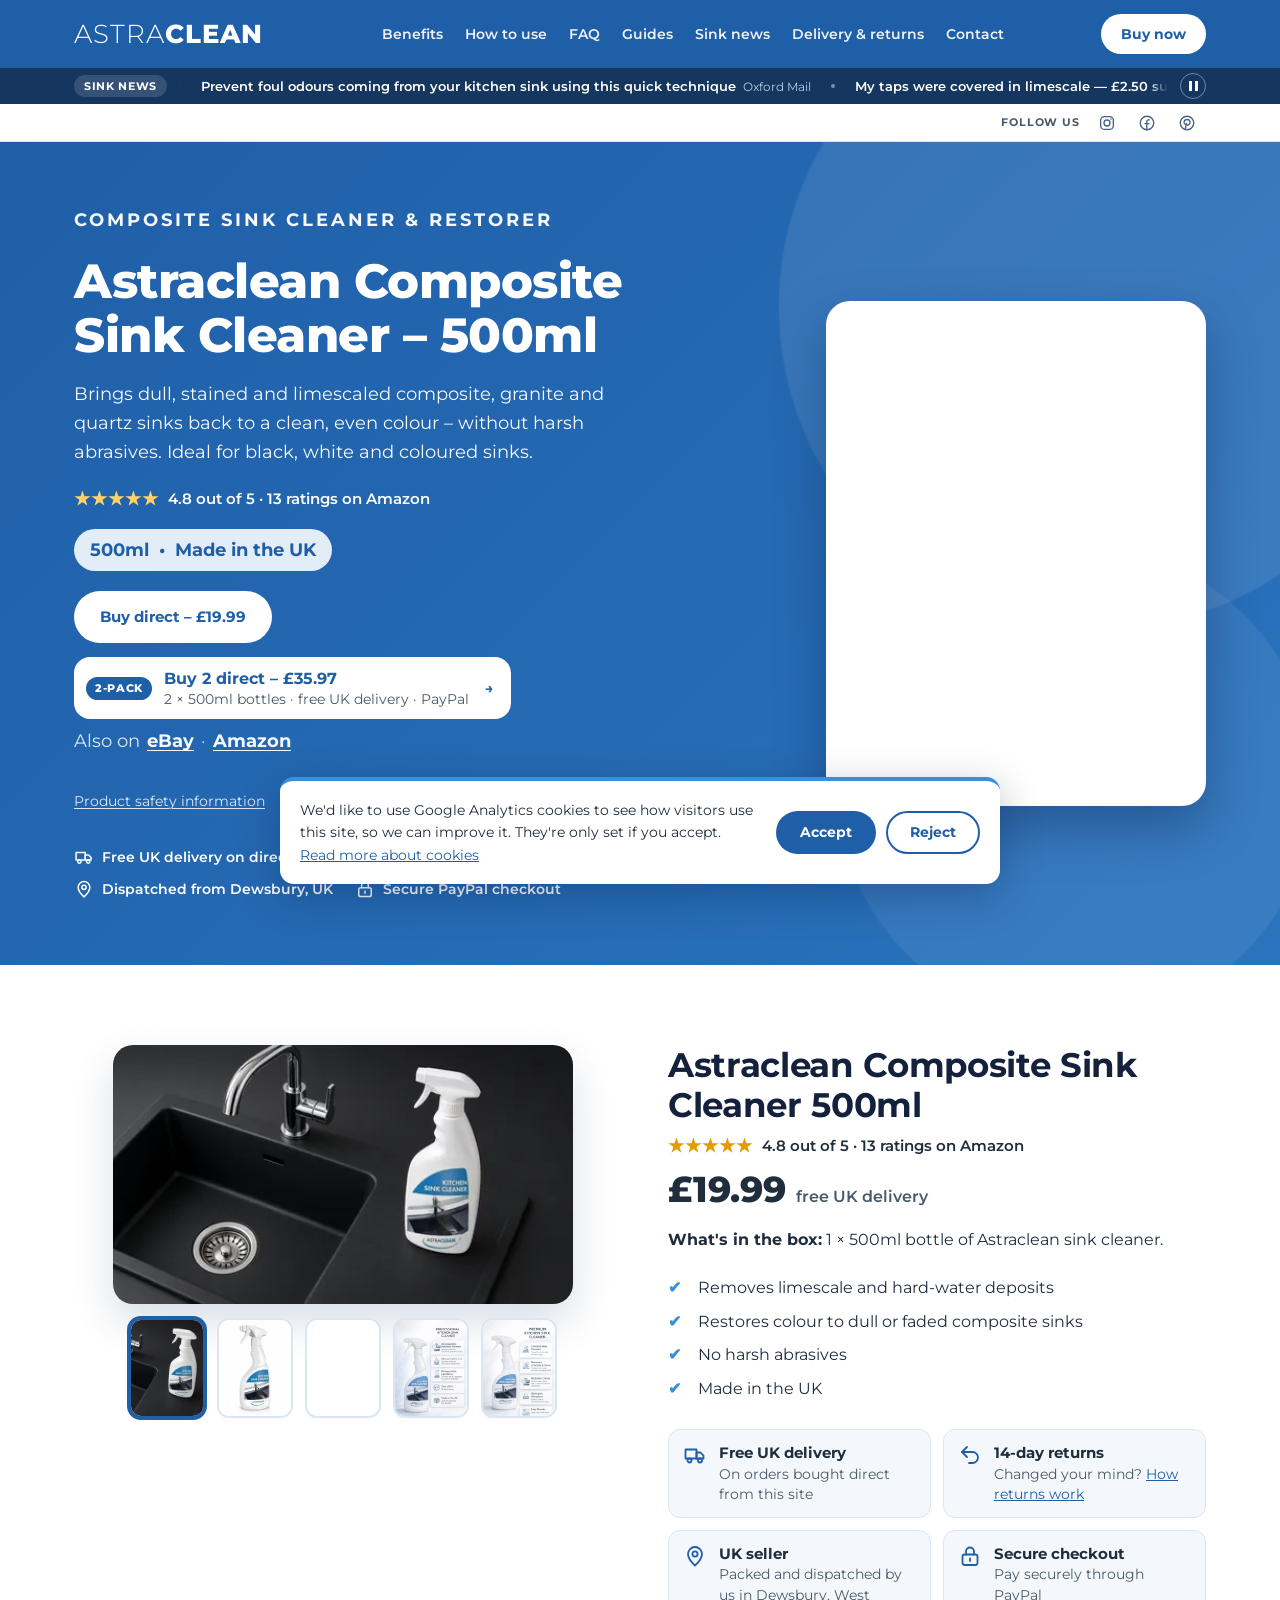
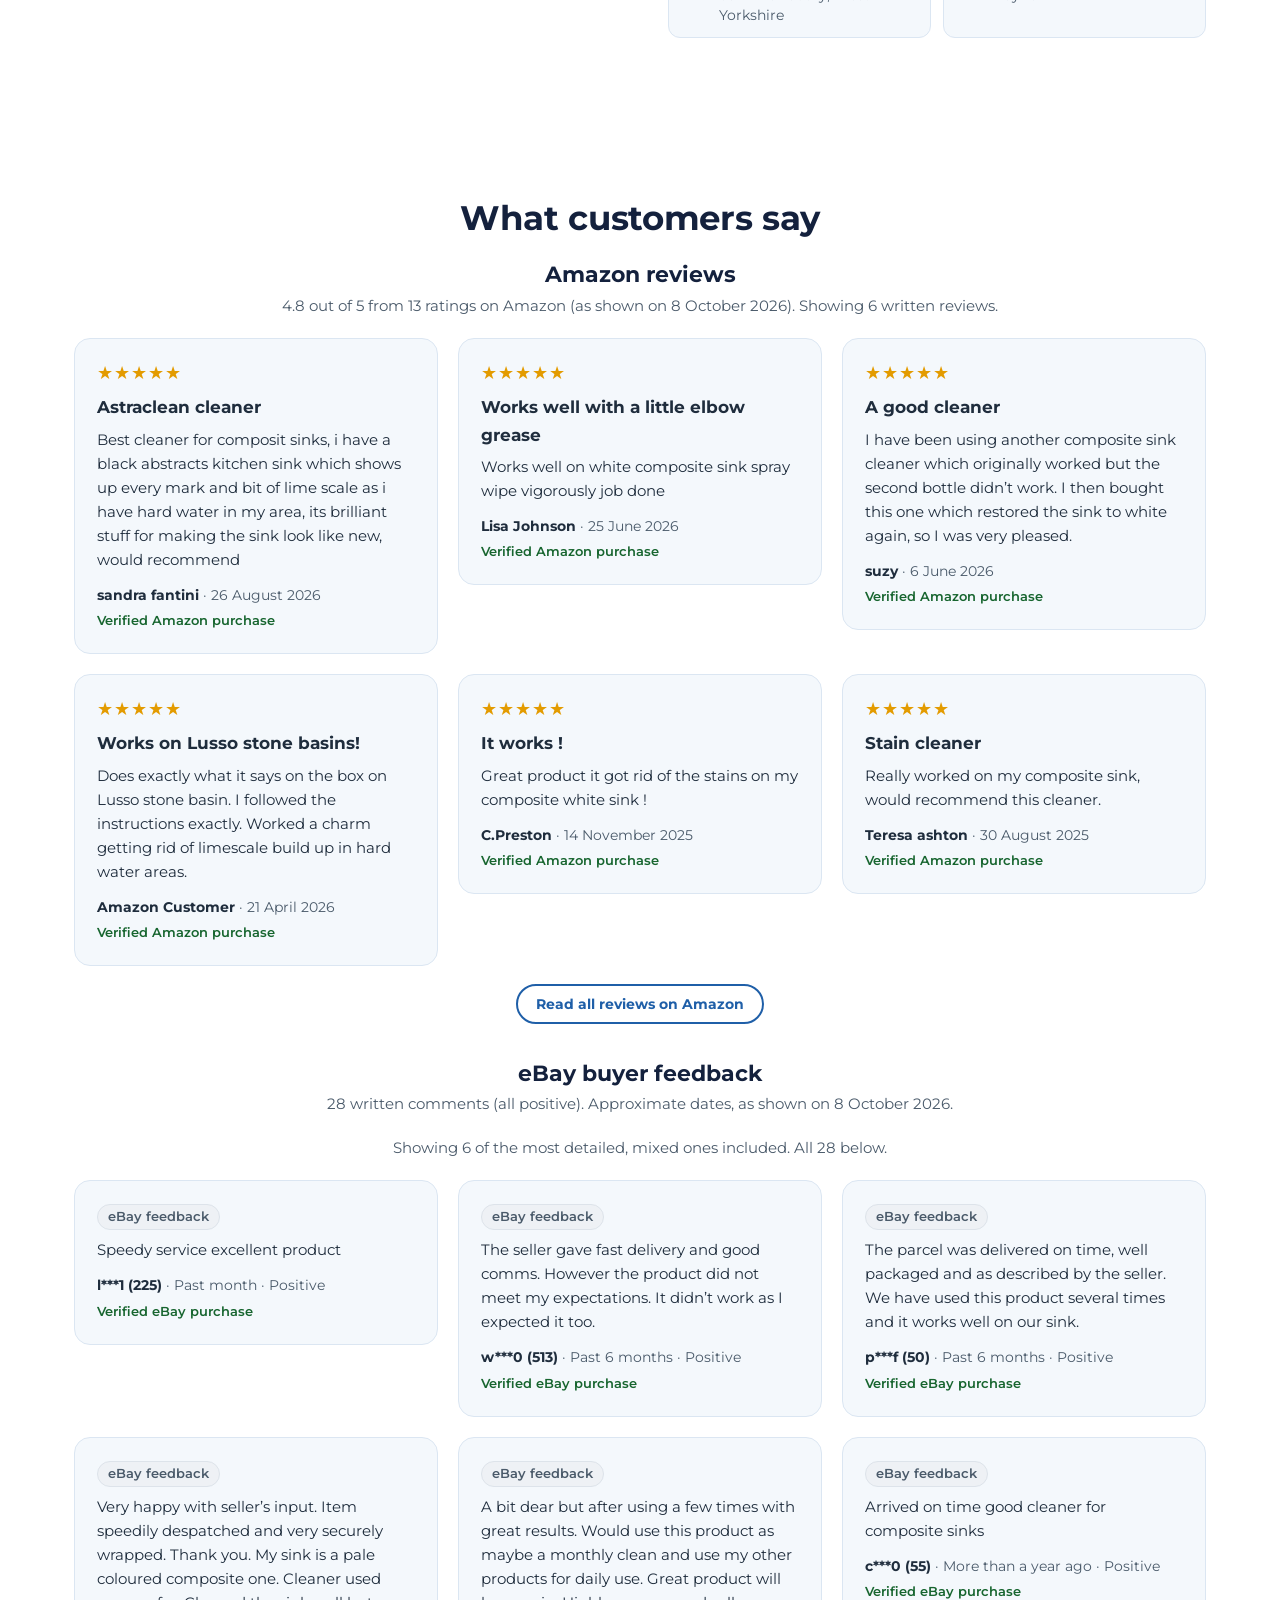
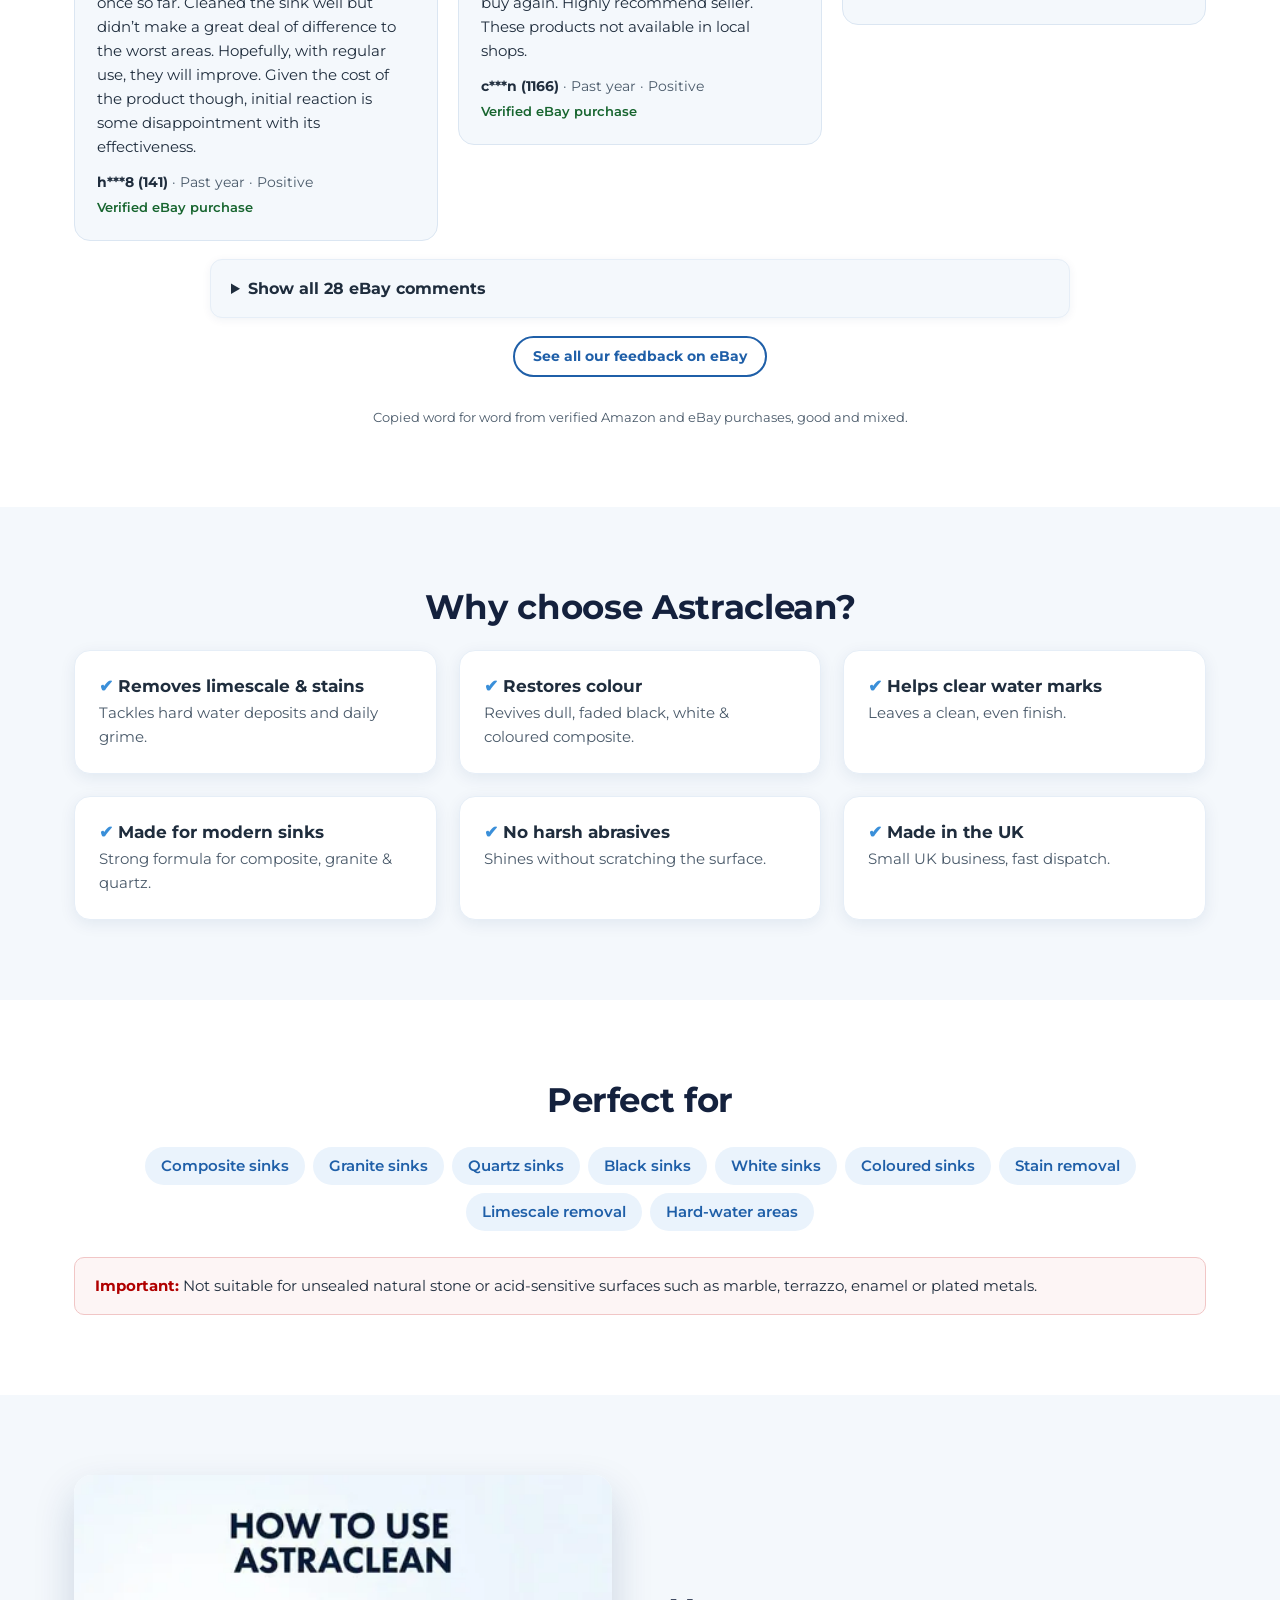
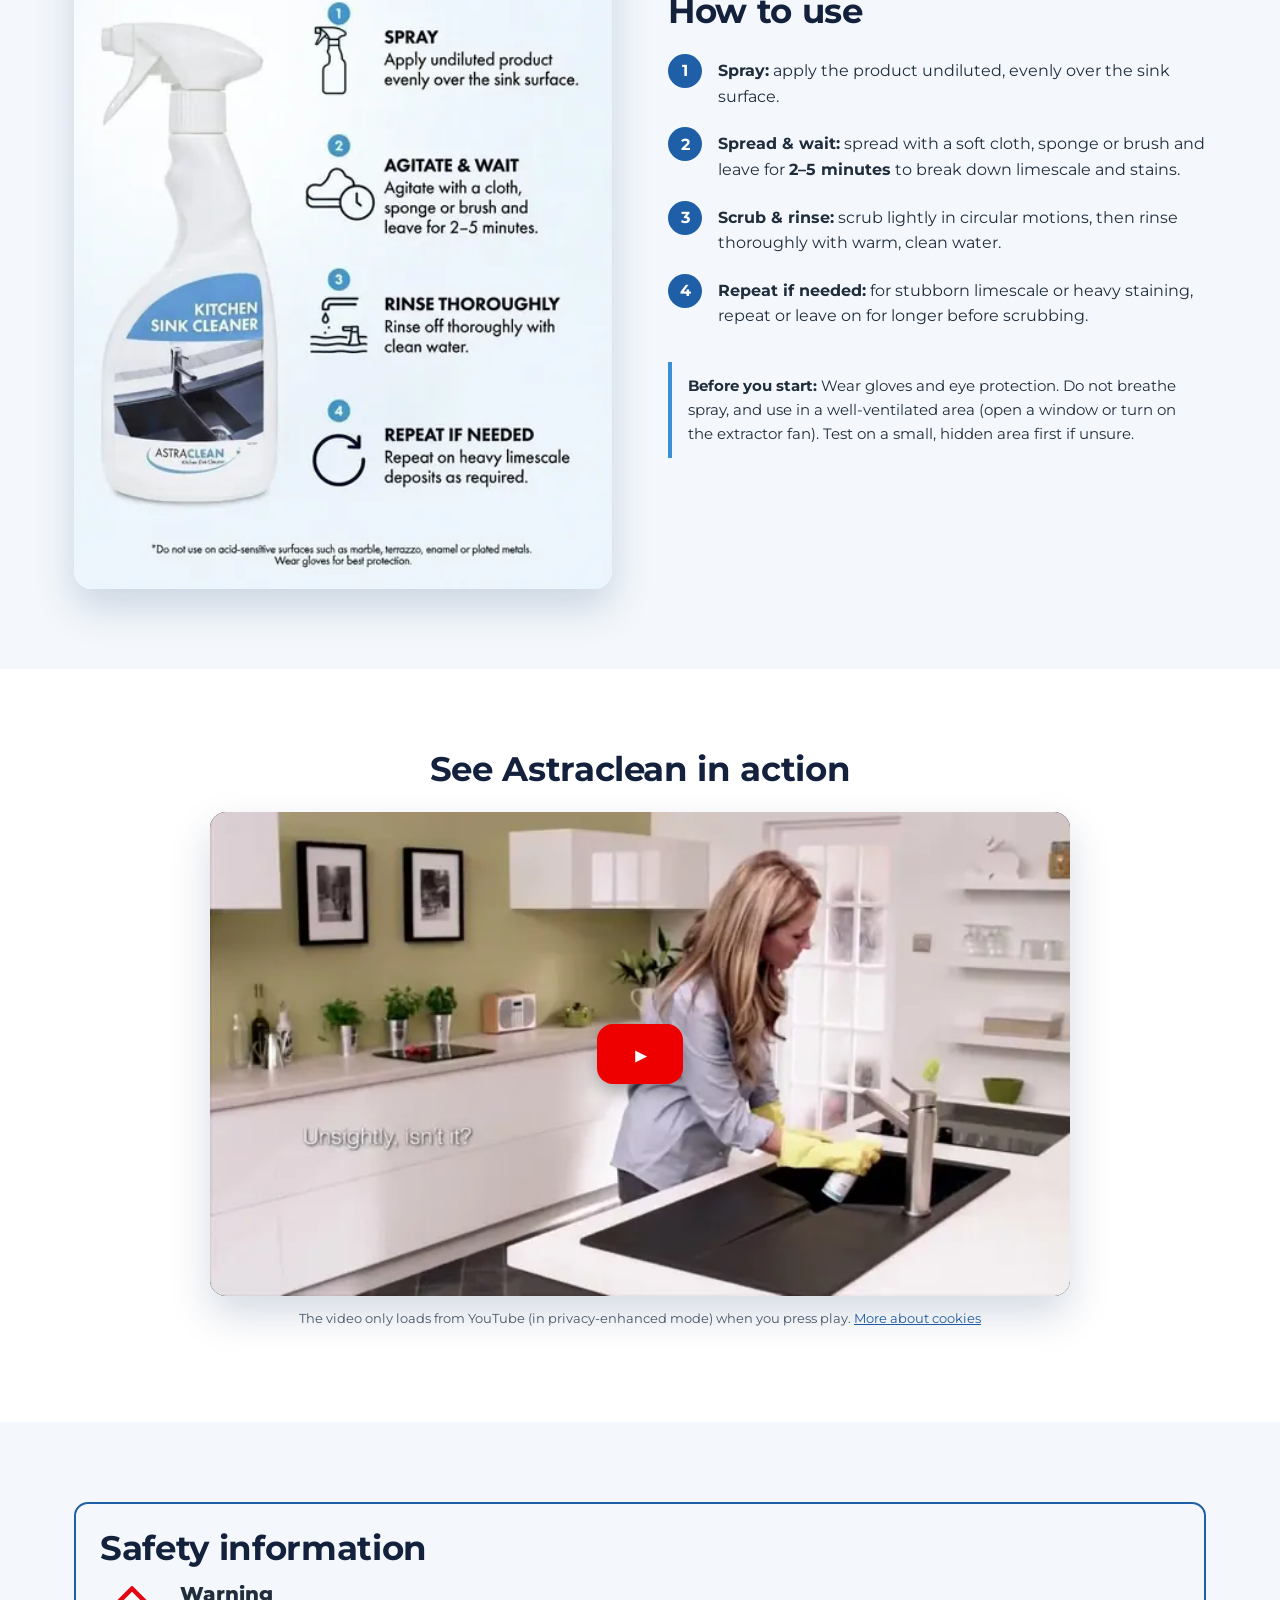
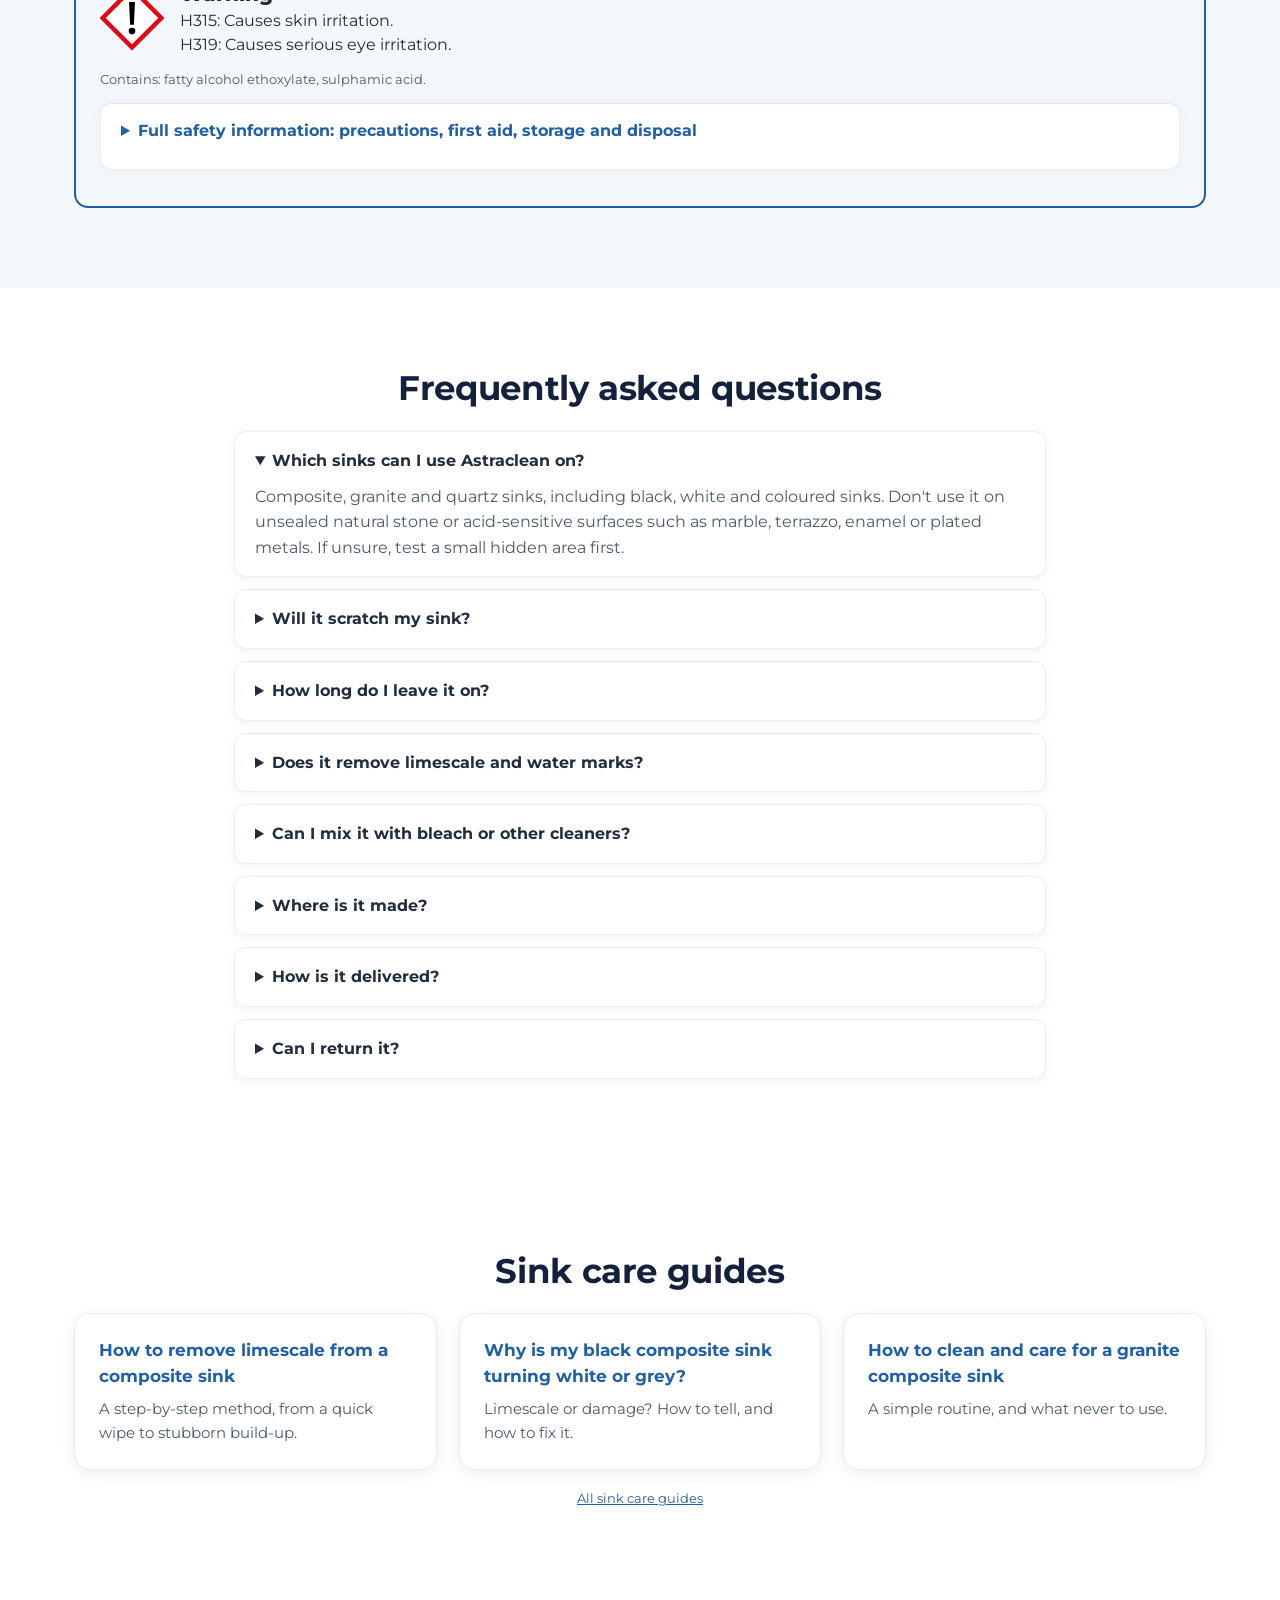
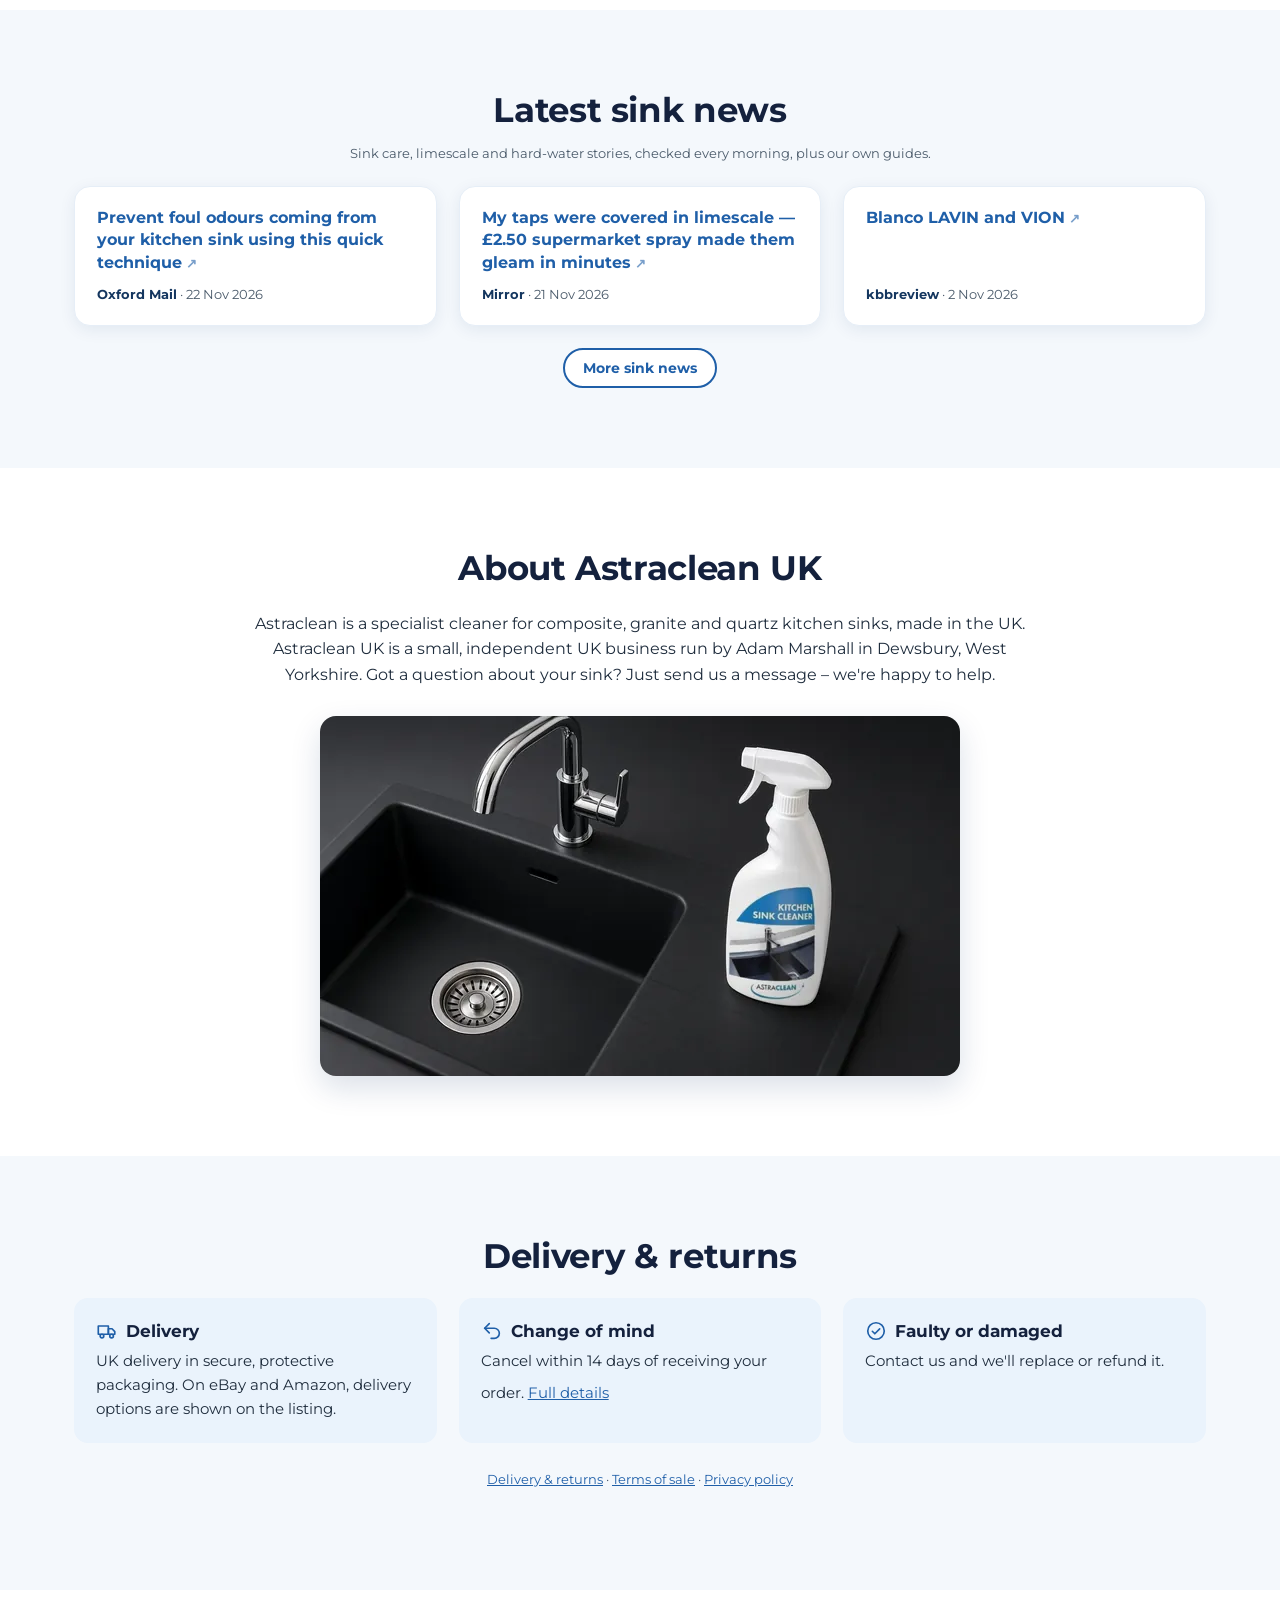
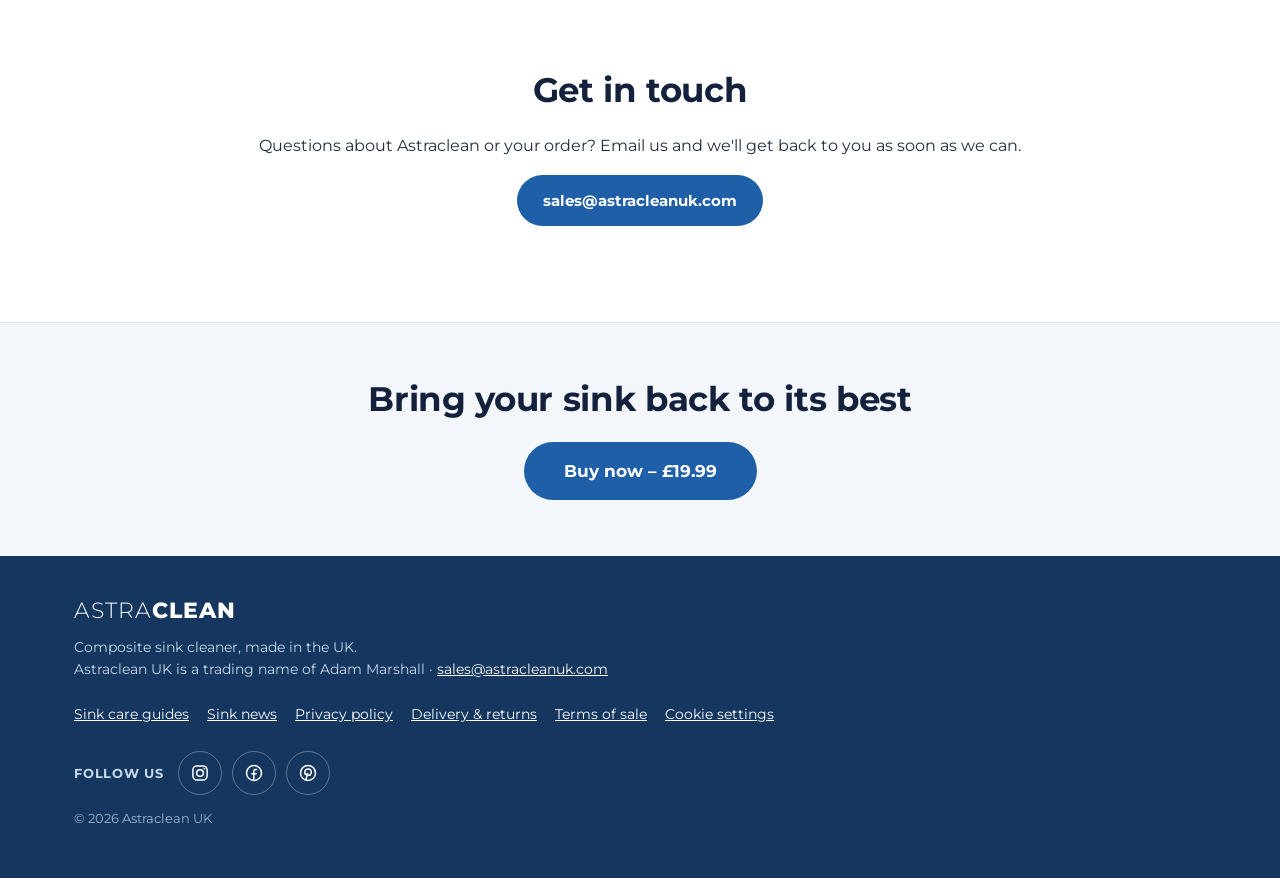
<file: index.html>
<!DOCTYPE html>
<html lang="en-GB">
<head>
<meta charset="utf-8">
<meta name="viewport" content="width=device-width, initial-scale=1">
<title>Astraclean Composite Sink Cleaner 500ml | Limescale Remover</title>
<meta name="description" content="Restore dull, limescaled composite, granite and quartz sinks without harsh abrasives. Astraclean 500ml, made in the UK. Buy direct, on eBay or Amazon.">
<link rel="canonical" href="https://www.astracleanuk.com/">
<meta name="theme-color" content="#1f5fa8">
<link rel="icon" href="/favicon.ico" sizes="48x48">
<link rel="icon" href="/favicon.svg" type="image/svg+xml">
<link rel="apple-touch-icon" href="/apple-touch-icon.png">
<link rel="manifest" href="/site.webmanifest">
<meta property="og:type" content="website">
<meta property="og:site_name" content="Astraclean UK">
<meta property="og:locale" content="en_GB">
<meta property="og:title" content="Astraclean Composite Sink Cleaner 500ml | Limescale Remover">
<meta property="og:description" content="Restore dull, limescaled composite, granite and quartz sinks without harsh abrasives. Astraclean 500ml, made in the UK. Buy direct, on eBay or Amazon.">
<meta property="og:url" content="https://www.astracleanuk.com/">
<meta property="og:image" content="https://www.astracleanuk.com/assets/img/og-image.jpg">
<meta property="og:image:width" content="1200">
<meta property="og:image:height" content="630">
<meta property="og:image:alt" content="Astraclean composite sink cleaner 500ml bottle on a blue background">
<meta name="twitter:card" content="summary_large_image">
<meta name="twitter:title" content="Astraclean Composite Sink Cleaner 500ml | Limescale Remover">
<meta name="twitter:description" content="Restore dull, limescaled composite, granite and quartz sinks without harsh abrasives. Astraclean 500ml, made in the UK. Buy direct, on eBay or Amazon.">
<meta name="twitter:image" content="https://www.astracleanuk.com/assets/img/og-image.jpg">
<meta name="twitter:image:alt" content="Astraclean composite sink cleaner 500ml bottle on a blue background">
<link rel="preload" href="/assets/fonts/montserrat-latin-var.woff2" as="font" type="font/woff2" crossorigin>
<!-- Sink news ticker: critical layout inline so it is always a thin one-line bar, even if an old styles.css is cached. Full styles in styles.css (loaded after, so it wins). -->
<style id="nt-critical">.news-ticker{background:#14365f;color:#fff;height:36px;overflow:hidden;font-size:13px;line-height:1.3}.nt-wrap{display:flex;align-items:center;gap:10px;height:36px;overflow:hidden}.nt-label{flex:none;color:#fff;text-decoration:none;font-weight:700;white-space:nowrap}.nt-viewport{flex:1 1 auto;min-width:0;overflow:hidden}.nt-track{display:flex;flex-wrap:nowrap;width:max-content;animation:nt-scroll var(--nt-dur,60s) linear infinite}.nt-list{display:flex;flex-wrap:nowrap;flex:none;list-style:none;margin:0;padding:0}.nt-list li{list-style:none;white-space:nowrap;padding:0 22px}.nt-list a{color:#fff;text-decoration:none}@keyframes nt-scroll{from{transform:translateX(0)}to{transform:translateX(-50%)}}.news-ticker:hover .nt-track,.news-ticker:focus-within .nt-track,.news-ticker.is-paused .nt-track{animation-play-state:paused}@media (prefers-reduced-motion:reduce){.nt-track{animation:none}.nt-list[aria-hidden]{display:none}}</style>
<link rel="stylesheet" href="/assets/css/styles.css?v=20261010f">
<script src="/assets/config.js?v=20261009e" defer></script>
<script src="/assets/js/main.js?v=20261102a" defer></script>
<!--
  Structured data (Organization + WebSite + Product with a static Offer).
  Direct sales are live (PayPal Buy Now, BUY_DIRECT_URL in /assets/config.js), so the
  Offer is written here in the HTML for every crawler. It must match the price a
  visitor can pay on this page AND the Google Merchant Center feed
  (/feeds/google-products.xml): id/sku AC500, 19.99 GBP, in stock, new,
  free UK delivery, 14-day returns (delivery-returns.html).
  If you change PRICE_GBP or delivery in config.js, change the Offer below and the
  feed too. (main.js only adds an Offer itself if this static one is ever removed.)
  TODO(Adam): add "gtin13" (barcode) to the Product if the bottle has one, and
  "address" to the Organization once the business address is confirmed.
-->
<script type="application/ld+json" id="structured-data">
{
  "@context": "https://schema.org",
  "@graph": [
    {
      "@type": "Organization",
      "@id": "https://www.astracleanuk.com/#organization",
      "name": "Astraclean UK",
      "url": "https://www.astracleanuk.com/",
      "email": "sales@astracleanuk.com",
      "logo": "https://www.astracleanuk.com/assets/icons/icon-512.png",
      "sameAs": ["https://www.youtube.com/@astraclean3350", "https://www.instagram.com/astracleanuk/", "https://www.facebook.com/profile.php?id=61594942663710", "https://www.pinterest.com/astracleanuk/"]
    },
    {
      "@type": "WebSite",
      "@id": "https://www.astracleanuk.com/#website",
      "name": "Astraclean UK",
      "url": "https://www.astracleanuk.com/",
      "inLanguage": "en-GB",
      "publisher": { "@id": "https://www.astracleanuk.com/#organization" }
    },
    {
      "@type": "Product",
      "@id": "https://www.astracleanuk.com/#product",
      "name": "Astraclean Composite Sink Cleaner 500ml",
      "description": "Brings dull, stained and limescaled composite, granite and quartz sinks back to a clean, even colour without harsh abrasives. Removes limescale and hard-water deposits, helps clear water marks and restores colour. Ideal for black, white and coloured sinks. Made in the UK.",
      "brand": { "@type": "Brand", "name": "Astraclean" },
      "image": [
        "https://www.astracleanuk.com/assets/img/astraclean-sink-cleaner-500ml-880.jpg",
        "https://www.astracleanuk.com/assets/img/astraclean-black-composite-sink-880.jpg",
        "https://www.astracleanuk.com/assets/img/how-to-use-astraclean-880.jpg"
      ],
      "category": "Kitchen sink cleaner",
      "size": "500ml",
      "countryOfOrigin": { "@type": "Country", "name": "United Kingdom" },
      "url": "https://www.astracleanuk.com/",
      "sku": "AC500",
      "offers": {
        "@type": "Offer",
        "url": "https://www.astracleanuk.com/#buy",
        "priceCurrency": "GBP",
        "price": "19.99",
        "availability": "https://schema.org/InStock",
        "itemCondition": "https://schema.org/NewCondition",
        "seller": { "@id": "https://www.astracleanuk.com/#organization" },
        "shippingDetails": {
          "@type": "OfferShippingDetails",
          "shippingRate": { "@type": "MonetaryAmount", "value": "0", "currency": "GBP" },
          "shippingDestination": { "@type": "DefinedRegion", "addressCountry": "GB" },
          "deliveryTime": {
            "@type": "ShippingDeliveryTime",
            "handlingTime": { "@type": "QuantitativeValue", "minValue": 0, "maxValue": 1, "unitCode": "DAY" },
            "transitTime": { "@type": "QuantitativeValue", "minValue": 2, "maxValue": 3, "unitCode": "DAY" },
            "businessDays": {
              "@type": "OpeningHoursSpecification",
              "dayOfWeek": ["https://schema.org/Monday", "https://schema.org/Tuesday", "https://schema.org/Wednesday", "https://schema.org/Thursday", "https://schema.org/Friday"]
            }
          }
        },
        "hasMerchantReturnPolicy": {
          "@type": "MerchantReturnPolicy",
          "applicableCountry": "GB",
          "returnPolicyCategory": "https://schema.org/MerchantReturnFiniteReturnWindow",
          "merchantReturnDays": 14,
          "returnMethod": "https://schema.org/ReturnByMail",
          "returnFees": "https://schema.org/FreeReturn",
          "merchantReturnLink": "https://www.astracleanuk.com/delivery-returns.html"
        }
      }
    }
  ]
}
</script>
</head>
<body>
<a class="skip" href="#main">Skip to content</a>
<svg class="sprite" aria-hidden="true" focusable="false" xmlns="http://www.w3.org/2000/svg">
  <symbol id="i-truck" viewBox="0 0 24 24"><path d="M2.5 6.5h11v9h-11z"/><path d="M13.5 9.5h4l3 3.2v2.8h-7z"/><circle cx="6.5" cy="17.5" r="2"/><circle cx="17" cy="17.5" r="2"/></symbol>
  <symbol id="i-return" viewBox="0 0 24 24"><path d="M9 14 4 9l5-5"/><path d="M4 9h10.5a5.5 5.5 0 0 1 0 11H11"/></symbol>
  <symbol id="i-pin" viewBox="0 0 24 24"><path d="M12 21.5s-7-6.3-7-11.5a7 7 0 0 1 14 0c0 5.2-7 11.5-7 11.5z"/><circle cx="12" cy="10" r="2.6"/></symbol>
  <symbol id="i-check" viewBox="0 0 24 24"><circle cx="12" cy="12" r="9"/><path d="m8 12.3 2.7 2.7L16 9.6"/></symbol>
  <symbol id="i-lock" viewBox="0 0 24 24"><rect x="4.5" y="10.5" width="15" height="10.5" rx="2.2"/><path d="M8 10.5V7.5a4 4 0 0 1 8 0v3"/><path d="M12 14.5v2.5"/></symbol>
</svg>

<header class="site-header"><div class="wrap">
  <a class="logo" href="/" aria-label="Astraclean home"><span>ASTRA</span><b>CLEAN</b></a>
  <nav class="site-nav" aria-label="Main"><a href="#benefits">Benefits</a><a href="#how-to-use">How to use</a><a href="#faq">FAQ</a><a href="/guides/">Guides</a><a href="/news/">Sink news</a><a href="#delivery">Delivery &amp; returns</a><a href="#contact">Contact</a></nav>
  <a class="btn btn-white btn-sm" href="#buy">Buy now</a>
</div></header>
<aside class="news-ticker" aria-label="Latest sink news" data-news-ticker><div class="wrap nt-wrap">
  <a class="nt-label" href="/news/">Sink news</a>
  <!--NEWS-TICKER:START--><div class="nt-viewport"><div class="nt-track" style="--nt-dur:67s"><ul class="nt-list"><li><a href="https://news.google.com/rss/articles/[base64]?oc=5" target="_blank" rel="noopener">Prevent foul odours coming from your kitchen sink using this quick technique</a> <span class="nt-src">Oxford Mail</span></li><li><a href="https://news.google.com/rss/articles/[base64]?oc=5" target="_blank" rel="noopener">My taps were covered in limescale — £2.50 supermarket spray made them gleam in minutes</a> <span class="nt-src">Mirror</span></li><li><a href="https://www.kbbreview.com/88403/products/new-in-kitchens/blanco-lavin-and-vion/" target="_blank" rel="noopener">Blanco LAVIN and VION</a> <span class="nt-src">kbbreview</span></li><li><a href="https://news.google.com/rss/articles/[base64]?oc=5" target="_blank" rel="noopener">Stubborn limescale will dissolve and not come back when wiped with cheap household item</a> <span class="nt-src">Daily Express</span></li></ul><ul class="nt-list" aria-hidden="true"><li><a href="https://news.google.com/rss/articles/[base64]?oc=5" target="_blank" rel="noopener" tabindex="-1">Prevent foul odours coming from your kitchen sink using this quick technique</a> <span class="nt-src">Oxford Mail</span></li><li><a href="https://news.google.com/rss/articles/[base64]?oc=5" target="_blank" rel="noopener" tabindex="-1">My taps were covered in limescale — £2.50 supermarket spray made them gleam in minutes</a> <span class="nt-src">Mirror</span></li><li><a href="https://www.kbbreview.com/88403/products/new-in-kitchens/blanco-lavin-and-vion/" target="_blank" rel="noopener" tabindex="-1">Blanco LAVIN and VION</a> <span class="nt-src">kbbreview</span></li><li><a href="https://news.google.com/rss/articles/[base64]?oc=5" target="_blank" rel="noopener" tabindex="-1">Stubborn limescale will dissolve and not come back when wiped with cheap household item</a> <span class="nt-src">Daily Express</span></li></ul></div></div><!--NEWS-TICKER:END-->
  <button type="button" class="nt-toggle" data-nt-toggle aria-pressed="false" hidden><span class="visually-hidden">Pause the news ticker</span><span aria-hidden="true" class="nt-ico"></span></button>
</div></aside>
<div class="top-social" data-placement="top-social"><div class="wrap ts-wrap"><span class="ts-label" aria-hidden="true">Follow us</span><ul class="social-row ts-row" aria-label="Follow Astraclean on social media"><li><a href="https://www.instagram.com/astracleanuk/" target="_blank" rel="noopener" data-social="instagram" aria-label="Astraclean on Instagram (opens in new tab)"><svg viewBox="0 0 24 24" aria-hidden="true" focusable="false"><rect x="3.5" y="3.5" width="17" height="17" rx="5"/><circle cx="12" cy="12" r="4"/><circle cx="17.3" cy="6.7" r="1.1" fill="currentColor" stroke="none"/></svg></a></li><li><a href="https://www.facebook.com/profile.php?id=61594942663710" target="_blank" rel="noopener" data-social="facebook" aria-label="Astraclean UK on Facebook (opens in new tab)"><svg viewBox="0 0 24 24" aria-hidden="true" focusable="false"><circle cx="12" cy="12" r="9"/><path d="M15.2 7.8h-1.5c-1.2 0-1.9.7-1.9 1.9V21"/><path d="M9.4 12.9h5.3"/></svg></a></li><li><a href="https://www.pinterest.com/astracleanuk/" target="_blank" rel="noopener" data-social="pinterest" aria-label="Astraclean on Pinterest (opens in new tab)"><svg viewBox="0 0 24 24" aria-hidden="true" focusable="false"><circle cx="12" cy="12" r="9"/><path d="M11.3 12.6 9.6 20.6"/><path d="M10.3 14.2c-1.6-.5-2.4-1.8-2.2-3.4.3-2.2 2.2-3.6 4.3-3.5 2.2.1 3.7 1.7 3.6 3.8-.1 2.4-1.8 4-3.6 3.6-.8-.2-1.2-.8-1.1-1.5"/></svg></a></li></ul></div></div>

<main id="main">
<!-- Shown by /assets/js/main.js when PayPal sends the buyer back to /?order=thanks -->
<div class="order-thanks" role="status" tabindex="-1" data-order-thanks hidden><div class="wrap">
  <span class="ot-icon" aria-hidden="true">✓</span>
  <p class="ot-text"><strong>Thanks for your order!</strong> Your payment has gone through. PayPal will email you a receipt confirming your order, and we'll email you dispatch details as soon as it's on its way. Any questions? Email <a href="mailto:sales@astracleanuk.com">sales@astracleanuk.com</a>.</p>
  <button type="button" class="ot-close" aria-label="Close this message" data-order-thanks-close>×</button>
</div></div>

<section class="hero" id="shop"><div class="wrap">
  <div class="hero-text">
    <p class="eyebrow">Composite Sink Cleaner &amp; Restorer</p>
    <h1>Astraclean Composite Sink Cleaner – 500ml</h1>
    <p class="hero-lead">Brings dull, stained and limescaled composite, granite and quartz sinks back to a clean, even colour – without harsh abrasives. Ideal for black, white and coloured sinks.</p>
    <!-- Filled in from /assets/data/reviews.json by main.js; stays hidden if there are no reviews. -->
    <a class="rating-line" href="#reviews" data-rating-summary hidden></a>
    <p class="pills">500ml &nbsp;•&nbsp; Made in the UK</p>
    <div class="ctas" id="buy">
      <a class="btn btn-white" href="#buy" data-direct data-direct-link hidden rel="noopener">Buy direct<span data-direct data-needs-price hidden> – <span data-price></span></span></a>
    </div>
    <a class="twopack twopack-direct twopack-dark" href="https://www.paypal.com/cgi-bin/webscr?cmd=_xclick&amp;business=adam_m_1982%40btinternet.com&amp;item_name=Astraclean+2-pack+-+2+x+500ml+Composite+Sink+Cleaner+%282+bottles%29&amp;item_number=AC500-2PK&amp;amount=35.97&amp;currency_code=GBP&amp;shipping=0.00&amp;quantity=1&amp;on0=Pack+contents&amp;os0=2+x+500ml+bottles&amp;no_shipping=2&amp;lc=GB&amp;charset=utf-8&amp;return=https%3A%2F%2Fwww.astracleanuk.com%2F%3Forder%3Dthanks&amp;cancel_return=https%3A%2F%2Fwww.astracleanuk.com%2F&amp;notify_url=https%3A%2F%2Fastraclean-order-worker.astracleanuk.workers.dev%2Fpaypal-ipn" rel="noopener" data-direct2 data-direct2-link><span class="tp-badge">2-pack</span><span class="tp-text"><strong>Buy 2 direct<span data-direct2-price-wrap> – <span data-direct2-price>£35.97</span></span></strong>2 × 500ml bottles · free UK delivery · PayPal</span><span class="tp-go" aria-hidden="true">→</span></a>
    <p class="also-on"><span class="ao-lead" data-direct hidden>Also on </span><a class="ao-link" href="https://www.ebay.co.uk/itm/197989704190" target="_blank" rel="noopener" aria-label="Buy on eBay (opens in new tab)">eBay</a><span class="ao-sep" aria-hidden="true"> · </span><a class="ao-link" href="https://www.amazon.co.uk/dp/B0F1N7FYR9" target="_blank" rel="noopener" aria-label="Buy on Amazon (opens in new tab)">Amazon</a></p>
    <p class="safety-link safety-link-dark"><a href="#safety">Product safety information</a></p>
    <ul class="hero-badges">
      <li data-direct hidden><svg class="ico" aria-hidden="true" focusable="false"><use href="#i-truck"/></svg>Free UK delivery on direct orders</li>
      <li><svg class="ico" aria-hidden="true" focusable="false"><use href="#i-return"/></svg>14-day returns</li>
      <li><svg class="ico" aria-hidden="true" focusable="false"><use href="#i-pin"/></svg>Dispatched from Dewsbury, UK</li>
      <li data-direct hidden><svg class="ico" aria-hidden="true" focusable="false"><use href="#i-lock"/></svg>Secure PayPal checkout</li>
    </ul>
  </div>
  <div class="hero-card">
    <picture>
      <source type="image/webp" srcset="/assets/img/astraclean-sink-cleaner-500ml-360.webp 360w, /assets/img/astraclean-sink-cleaner-500ml-540.webp 540w, /assets/img/astraclean-sink-cleaner-500ml-720.webp 720w, /assets/img/astraclean-sink-cleaner-500ml-880.webp 880w" sizes="(max-width: 900px) 420px, 360px">
      <img src="/assets/img/astraclean-sink-cleaner-500ml-720.jpg" srcset="/assets/img/astraclean-sink-cleaner-500ml-360.jpg 360w, /assets/img/astraclean-sink-cleaner-500ml-540.jpg 540w, /assets/img/astraclean-sink-cleaner-500ml-720.jpg 720w, /assets/img/astraclean-sink-cleaner-500ml-880.jpg 880w" sizes="(max-width: 900px) 420px, 360px" width="880" height="1168" fetchpriority="high" decoding="async" alt="Astraclean Kitchen Sink Cleaner 500ml white spray bottle with blue label">
    </picture>
  </div>
</div></section>

<section id="product" aria-label="About the product"><div class="wrap two buy-grid">
  <div class="gallery" data-gallery>
    <div class="gallery-main"><picture><source type="image/webp" srcset="/assets/img/astraclean-black-composite-sink-440.webp 440w, /assets/img/astraclean-black-composite-sink-660.webp 660w, /assets/img/astraclean-black-composite-sink-880.webp 880w" sizes="(max-width: 900px) min(100vw - 48px, 340px), 440px"><img src="/assets/img/astraclean-black-composite-sink-660.jpg" srcset="/assets/img/astraclean-black-composite-sink-440.jpg 440w, /assets/img/astraclean-black-composite-sink-660.jpg 660w, /assets/img/astraclean-black-composite-sink-880.jpg 880w" sizes="(max-width: 900px) min(100vw - 48px, 340px), 440px" width="880" height="495" loading="lazy" decoding="async" alt="Astraclean Kitchen Sink Cleaner spray bottle on the draining board of a black composite kitchen sink"></picture></div>
    <div class="gallery-thumbs" role="group" aria-label="Product photos" data-js-only hidden>
      <button type="button" class="thumb thumb-wide" aria-pressed="true" aria-label="Show photo 1 of 5: Astraclean Kitchen Sink Cleaner spray bottle on the draining board of a black composite kitchen sink" data-alt="Astraclean Kitchen Sink Cleaner spray bottle on the draining board of a black composite kitchen sink" data-gallery-thumb><picture><source type="image/webp" srcset="/assets/img/astraclean-black-composite-sink-440.webp 440w, /assets/img/astraclean-black-composite-sink-660.webp 660w, /assets/img/astraclean-black-composite-sink-880.webp 880w" sizes="80px"><img src="/assets/img/astraclean-black-composite-sink-440.jpg" srcset="/assets/img/astraclean-black-composite-sink-440.jpg 440w, /assets/img/astraclean-black-composite-sink-660.jpg 660w, /assets/img/astraclean-black-composite-sink-880.jpg 880w" sizes="80px" width="880" height="495" loading="lazy" decoding="async" alt=""></picture></button>
      <button type="button" class="thumb" aria-pressed="false" aria-label="Show photo 2 of 5: Astraclean Kitchen Sink Cleaner 500ml white spray bottle with blue label" data-alt="Astraclean Kitchen Sink Cleaner 500ml white spray bottle with blue label" data-gallery-thumb><picture><source type="image/webp" srcset="/assets/img/astraclean-sink-cleaner-500ml-360.webp 360w, /assets/img/astraclean-sink-cleaner-500ml-540.webp 540w, /assets/img/astraclean-sink-cleaner-500ml-720.webp 720w, /assets/img/astraclean-sink-cleaner-500ml-880.webp 880w" sizes="80px"><img src="/assets/img/astraclean-sink-cleaner-500ml-540.jpg" srcset="/assets/img/astraclean-sink-cleaner-500ml-360.jpg 360w, /assets/img/astraclean-sink-cleaner-500ml-540.jpg 540w, /assets/img/astraclean-sink-cleaner-500ml-720.jpg 720w, /assets/img/astraclean-sink-cleaner-500ml-880.jpg 880w" sizes="80px" width="880" height="1168" loading="lazy" decoding="async" alt=""></picture></button>
      <button type="button" class="thumb" aria-pressed="false" aria-label="Show photo 3 of 5: How to use Astraclean: spray, agitate and wait 2–5 minutes, rinse thoroughly, repeat if needed" data-alt="How to use Astraclean: spray, agitate and wait 2–5 minutes, rinse thoroughly, repeat if needed" data-gallery-thumb><picture><source type="image/webp" srcset="/assets/img/how-to-use-astraclean-440.webp 440w, /assets/img/how-to-use-astraclean-660.webp 660w, /assets/img/how-to-use-astraclean-880.webp 880w" sizes="80px"><img src="/assets/img/how-to-use-astraclean-660.jpg" srcset="/assets/img/how-to-use-astraclean-440.jpg 440w, /assets/img/how-to-use-astraclean-660.jpg 660w, /assets/img/how-to-use-astraclean-880.jpg 880w" sizes="80px" width="880" height="1168" loading="lazy" decoding="async" alt=""></picture></button>
      <button type="button" class="thumb" aria-pressed="false" aria-label="Show photo 4 of 5: Professional kitchen sink cleaner: developed for industrial kitchens, strong formula for composite, granite and quartz; ultra-low pH (2–2.5) dissolves limescale and mineral deposits fast; biodegradable ingredients, complies with EU Detergent Regulation EC648/2004; zero VOCs, no harsh fumes; made in the UK, small UK business, fast dispatch" data-alt="Professional kitchen sink cleaner: developed for industrial kitchens, strong formula for composite, granite and quartz; ultra-low pH (2–2.5) dissolves limescale and mineral deposits fast; biodegradable ingredients, complies with EU Detergent Regulation EC648/2004; zero VOCs, no harsh fumes; made in the UK, small UK business, fast dispatch" data-gallery-thumb><picture><source type="image/webp" srcset="/assets/img/astraclean-professional-kitchen-sink-cleaner-440.webp 440w, /assets/img/astraclean-professional-kitchen-sink-cleaner-660.webp 660w, /assets/img/astraclean-professional-kitchen-sink-cleaner-880.webp 880w" sizes="80px"><img src="/assets/img/astraclean-professional-kitchen-sink-cleaner-660.jpg" srcset="/assets/img/astraclean-professional-kitchen-sink-cleaner-440.jpg 440w, /assets/img/astraclean-professional-kitchen-sink-cleaner-660.jpg 660w, /assets/img/astraclean-professional-kitchen-sink-cleaner-880.jpg 880w" sizes="80px" width="880" height="1320" loading="lazy" decoding="async" alt=""></picture></button>
      <button type="button" class="thumb" aria-pressed="false" aria-label="Show photo 5 of 5: Premium kitchen sink cleaner: concentrated formula, powerful results with minimal usage; removes limescale and stains, tackles hard water deposits and daily grime; restores colour, revives dull, faded black, white and coloured composite; no harsh abrasives, shines without scratching the surface; easy results, spray, wait, wipe away" data-alt="Premium kitchen sink cleaner: concentrated formula, powerful results with minimal usage; removes limescale and stains, tackles hard water deposits and daily grime; restores colour, revives dull, faded black, white and coloured composite; no harsh abrasives, shines without scratching the surface; easy results, spray, wait, wipe away" data-gallery-thumb><picture><source type="image/webp" srcset="/assets/img/astraclean-premium-kitchen-sink-cleaner-440.webp 440w, /assets/img/astraclean-premium-kitchen-sink-cleaner-660.webp 660w, /assets/img/astraclean-premium-kitchen-sink-cleaner-880.webp 880w" sizes="80px"><img src="/assets/img/astraclean-premium-kitchen-sink-cleaner-660.jpg" srcset="/assets/img/astraclean-premium-kitchen-sink-cleaner-440.jpg 440w, /assets/img/astraclean-premium-kitchen-sink-cleaner-660.jpg 660w, /assets/img/astraclean-premium-kitchen-sink-cleaner-880.jpg 880w" sizes="80px" width="880" height="1320" loading="lazy" decoding="async" alt=""></picture></button>
    </div>
  </div>
  <div class="buy-box">
    <h2>Astraclean Composite Sink Cleaner 500ml</h2>
    <a class="rating-line rating-line-dark" href="#reviews" data-rating-summary hidden></a>
    <p class="price" data-direct data-needs-price hidden><span data-price></span> <small data-price-note></small></p>
    <p><strong>What's in the box:</strong> 1 × 500ml bottle of Astraclean sink cleaner.</p>
    <ul class="ticks">
      <li>Removes limescale and hard-water deposits</li>
      <li>Restores colour to dull or faded composite sinks</li>
      <li>No harsh abrasives</li>
      <li>Made in the UK</li>
    </ul>
    <ul class="badges">
      <li data-direct hidden><svg class="ico" aria-hidden="true" focusable="false"><use href="#i-truck"/></svg><span><strong>Free UK delivery</strong>On orders bought direct from this site</span></li>
      <li><svg class="ico" aria-hidden="true" focusable="false"><use href="#i-return"/></svg><span><strong>14-day returns</strong>Changed your mind? <a href="/delivery-returns.html">How returns work</a></span></li>
      <li><svg class="ico" aria-hidden="true" focusable="false"><use href="#i-pin"/></svg><span><strong>UK seller</strong>Packed and dispatched by us in Dewsbury, West Yorkshire</span></li>
      <li data-direct hidden><svg class="ico" aria-hidden="true" focusable="false"><use href="#i-lock"/></svg><span><strong>Secure checkout</strong>Pay securely through PayPal</span></li>
    </ul>
  </div>
</div></section>

<!--
  Customer reviews: rendered by main.js from /assets/data/reviews.json (format in README.md).
  Hidden when the file has no reviews. Reviews are third-party (Amazon/eBay), so there is
  deliberately NO Review/AggregateRating structured data for them (Google doesn't allow it).
-->
<section id="reviews" class="reviews" aria-labelledby="reviews-title" data-placement="reviews" data-reviews hidden><div class="wrap">
  <h2 id="reviews-title" class="center">What customers say</h2>
  <div class="review-groups" data-review-groups></div>
  <p class="center small reviews-note" data-reviews-note></p>
</div></section>

<section id="benefits" class="bg-soft"><div class="wrap">
  <h2 class="center">Why choose Astraclean?</h2>
  <div class="grid3">
    <div class="benefit"><h3>Removes limescale &amp; stains</h3><p>Tackles hard water deposits and daily grime.</p></div>
    <div class="benefit"><h3>Restores colour</h3><p>Revives dull, faded black, white &amp; coloured composite.</p></div>
    <div class="benefit"><h3>Helps clear water marks</h3><p>Leaves a clean, even finish.</p></div>
    <div class="benefit"><h3>Made for modern sinks</h3><p>Strong formula for composite, granite &amp; quartz.</p></div>
    <div class="benefit"><h3>No harsh abrasives</h3><p>Shines without scratching the surface.</p></div>
    <div class="benefit"><h3>Made in the UK</h3><p>Small UK business, fast dispatch.</p></div>
  </div>
</div></section>

<section id="suitable"><div class="wrap">
  <h2 class="center">Perfect for</h2>
  <ul class="chips center">
    <li>Composite sinks</li><li>Granite sinks</li><li>Quartz sinks</li><li>Black sinks</li><li>White sinks</li><li>Coloured sinks</li><li>Stain removal</li><li>Limescale removal</li><li>Hard-water areas</li>
  </ul>
  <!-- TODO(Adam): stainless steel and ceramic deliberately NOT listed until you confirm they're safe. -->
  <div class="warn"><strong>Important:</strong> Not suitable for unsealed natural stone or acid-sensitive surfaces such as marble, terrazzo, enamel or plated metals.</div>
</div></section>

<section id="how-to-use" class="bg-soft"><div class="wrap two">
  <div class="card-img">
    <picture>
      <source type="image/webp" srcset="/assets/img/how-to-use-astraclean-440.webp 440w, /assets/img/how-to-use-astraclean-660.webp 660w, /assets/img/how-to-use-astraclean-880.webp 880w" sizes="(max-width: 900px) calc(100vw - 48px), (max-width: 1180px) 45vw, 535px">
      <img src="/assets/img/how-to-use-astraclean-660.jpg" srcset="/assets/img/how-to-use-astraclean-440.jpg 440w, /assets/img/how-to-use-astraclean-660.jpg 660w, /assets/img/how-to-use-astraclean-880.jpg 880w" sizes="(max-width: 900px) calc(100vw - 48px), (max-width: 1180px) 45vw, 535px" width="880" height="1168" loading="lazy" decoding="async" alt="How to use Astraclean: spray, agitate and wait 2–5 minutes, rinse thoroughly, repeat if needed">
    </picture>
  </div>
  <div>
    <h2>How to use</h2>
    <ol class="steps">
      <li><strong>Spray:</strong> apply the product undiluted, evenly over the sink surface.</li>
      <li><strong>Spread &amp; wait:</strong> spread with a soft cloth, sponge or brush and leave for <strong>2–5 minutes</strong> to break down limescale and stains.</li>
      <li><strong>Scrub &amp; rinse:</strong> scrub lightly in circular motions, then rinse thoroughly with warm, clean water.</li>
      <li><strong>Repeat if needed:</strong> for stubborn limescale or heavy staining, repeat or leave on for longer before scrubbing.</li>
    </ol>
    <p class="tip"><strong>Before you start:</strong> Wear gloves and eye protection. Do not breathe spray, and use in a well-ventilated area (open a window or turn on the extractor fan). Test on a small, hidden area first if unsure.</p>
  </div>
</div></section>

<section id="video"><div class="wrap">
  <h2 class="center">See Astraclean in action</h2>
  <div class="video" data-youtube-id="e2wwMf8TuI4" data-title="Astraclean specialist granite and composite sink cleaner to remove limescale">
    <a href="https://www.youtube.com/watch?v=e2wwMf8TuI4" target="_blank" rel="noopener" aria-label="Play video: Astraclean specialist granite and composite sink cleaner to remove limescale">
      <picture>
        <source type="image/webp" srcset="/assets/img/astraclean-video-thumbnail-640.webp 640w, /assets/img/astraclean-video-thumbnail-960.webp 960w, /assets/img/astraclean-video-thumbnail-1280.webp 1280w" sizes="(max-width: 908px) calc(100vw - 48px), 860px">
        <img src="/assets/img/astraclean-video-thumbnail-640.jpg" srcset="/assets/img/astraclean-video-thumbnail-640.jpg 640w, /assets/img/astraclean-video-thumbnail-960.jpg 960w, /assets/img/astraclean-video-thumbnail-1280.jpg 1280w" sizes="(max-width: 908px) calc(100vw - 48px), 860px" width="1280" height="720" loading="lazy" decoding="async" alt="">
      </picture>
      <span class="play" aria-hidden="true"><span>▶</span></span>
    </a>
  </div>
  <p class="center small" style="margin-top:12px">The video only loads from YouTube (in privacy-enhanced mode) when you press play. <a href="/privacy.html#cookies">More about cookies</a></p>
</div></section>

<section id="safety" class="bg-soft"><div class="wrap">
  <div class="safety">
    <h2>Safety information</h2>
    <!-- Source: Safety Data Sheet HC1612 (Astraclean) Kitchen Sink Cleaner, Rev 3, 15.01.2026
         (supplier: Liquid Science Solutions Ltd). Hazard and precautionary statements, first aid and
         storage are copied word for word from SDS sections 2, 7 and 13. The SDS PDF itself is NOT
         published: it is sent on request (see /workspace/astraclean/sds/sds-analysis.md). -->
    <div class="hazard-head">
      <img src="/assets/icons/ghs07.svg" width="64" height="64" alt="GHS07 hazard pictogram: exclamation mark">
      <p><strong class="signal">Warning</strong>
      <span>H315: Causes skin irritation.</span>
      <span>H319: Causes serious eye irritation.</span></p>
    </div>
    <p class="small">Contains: fatty alcohol ethoxylate, sulphamic acid.</p>

    <details class="safety-more">
    <summary>Full safety information: precautions, first aid, storage and disposal</summary>
    <h3>Before use</h3>
    <ul class="safety-list">
      <li>P102: Keep out of reach of children.</li>
      <li>P103: Read label before use.</li>
      <li>P260: Do not breathe spray.</li>
      <li>P280: Wear protective gloves/protective clothing/eye protection/face protection.</li>
      <li>Ensure there is sufficient ventilation of the area.</li>
      <li>Do not mix with bleach or other cleaners. Not suitable for unsealed natural stone, marble, terrazzo, enamel or plated metals.</li>
    </ul>

    <h3>First aid</h3>
    <ul class="safety-list">
      <li><strong>IF IN EYES:</strong> Rinse cautiously with water for several minutes. Remove contact lenses, if present and easy to do. Continue rinsing. (P305+P351+P338) If eye irritation persists: Get medical advice/attention. (P337+P313)</li>
      <li><strong>IF ON SKIN (or hair):</strong> Take off immediately all contaminated clothing. Rinse skin with water. (P303+P361+P353)</li>
      <li><strong>IF SWALLOWED:</strong> Rinse mouth. Do NOT induce vomiting. (P301+P330+P331)</li>
      <li><strong>IF INHALED:</strong> Remove person to fresh air and keep comfortable for breathing. (P304+P340)</li>
    </ul>

    <h3>Storage and disposal</h3>
    <ul class="safety-list">
      <li>Store in a cool, well ventilated area. Keep container tightly closed. Conditions to avoid: heat, freezing.</li>
      <li>Empty bottle: Clean with water. Recycle container where permitted.</li>
    </ul>

    <p class="small">Safety Data Sheet available on request: email <a href="mailto:sales@astracleanuk.com?subject=Astraclean%20Safety%20Data%20Sheet">sales@astracleanuk.com</a>.</p>
    </details>
  </div>
</div></section>

<section id="faq"><div class="wrap narrow">
  <h2 class="center">Frequently asked questions</h2>
  <details open><summary>Which sinks can I use Astraclean on?</summary><p>Composite, granite and quartz sinks, including black, white and coloured sinks. Don't use it on unsealed natural stone or acid-sensitive surfaces such as marble, terrazzo, enamel or plated metals. If unsure, test a small hidden area first.</p></details>
  <details><summary>Will it scratch my sink?</summary><p>Astraclean is made to clean without harsh abrasives. Apply it with a soft cloth, sponge or brush and scrub lightly.</p></details>
  <details><summary>How long do I leave it on?</summary><p>2–5 minutes, then scrub lightly and rinse thoroughly with clean water. For heavy limescale or staining, repeat or leave it on longer.</p></details>
  <details><summary>Does it remove limescale and water marks?</summary><p>Yes. It tackles hard-water deposits and mineral build-up and leaves a clean, even finish, so it's ideal in hard-water areas.</p></details>
  <details><summary>Can I mix it with bleach or other cleaners?</summary><p>No. Never mix Astraclean with bleach or any other cleaner.</p></details>
  <details><summary>Where is it made?</summary><p>In the UK.</p></details>
  <!-- TODO(Adam): add dispatch and delivery times once confirmed. -->
  <details><summary>How is it delivered?</summary><p>In secure, protective packaging. If you buy on eBay or Amazon, the delivery options and estimated delivery dates are shown on the listing. See <a href="/delivery-returns.html">Delivery &amp; returns</a>.</p></details>
  <details><summary>Can I return it?</summary><p>Yes. You can cancel within 14 days of receiving your order, and faulty or damaged items are always put right. Orders placed on eBay or Amazon follow their returns process. See <a href="/delivery-returns.html">Delivery &amp; returns</a>.</p></details>
</div></section>

<section id="guides"><div class="wrap">
  <h2 class="center">Sink care guides</h2>
  <ul class="home-guides">
    <li><a href="/guides/remove-limescale-from-composite-sink.html">How to remove limescale from a composite sink</a><p>A step-by-step method, from a quick wipe to stubborn build-up.</p></li>
    <li><a href="/guides/black-composite-sink-turning-white.html">Why is my black composite sink turning white or grey?</a><p>Limescale or damage? How to tell, and how to fix it.</p></li>
    <li><a href="/guides/clean-granite-composite-sink.html">How to clean and care for a granite composite sink</a><p>A simple routine, and what never to use.</p></li>
  </ul>
  <p class="center small guides-all"><a href="/guides/">All sink care guides</a></p>
</div></section>

<!--
  Latest sink news: the 3 newest headlines from /news/ (headline, source and date only,
  linking to the original article). Written between the NEWS-STRIP markers every morning by
  .github/news/build_news.py (GitHub Action "Sink news (daily)"). Plain HTML, no JavaScript;
  if the Action ever fails, the last headlines simply stay, with their dates.
-->
<section id="sink-news" class="home-news bg-soft" aria-labelledby="home-news-title"><div class="wrap">
  <h2 id="home-news-title" class="center">Latest sink news</h2>
  <p class="center small home-news-intro">Sink care, limescale and hard-water stories, checked every morning, plus our own guides.</p>
  <!--NEWS-STRIP:START-->
  <ul class="home-news-list"><li class="home-news-item"><a href="https://news.google.com/rss/articles/[base64]?oc=5" target="_blank" rel="noopener">Prevent foul odours coming from your kitchen sink using this quick technique</a><p class="news-meta"><span class="news-src">Oxford Mail</span> · <time datetime="2026-11-22">22 Nov 2026</time></p></li><li class="home-news-item"><a href="https://news.google.com/rss/articles/[base64]?oc=5" target="_blank" rel="noopener">My taps were covered in limescale — £2.50 supermarket spray made them gleam in minutes</a><p class="news-meta"><span class="news-src">Mirror</span> · <time datetime="2026-11-21">21 Nov 2026</time></p></li><li class="home-news-item"><a href="https://www.kbbreview.com/88403/products/new-in-kitchens/blanco-lavin-and-vion/" target="_blank" rel="noopener">Blanco LAVIN and VION</a><p class="news-meta"><span class="news-src">kbbreview</span> · <time datetime="2026-11-02">2 Nov 2026</time></p></li></ul>
  <!--NEWS-STRIP:END-->
  <p class="center home-news-more"><a class="btn btn-outline-b btn-sm" href="/news/">More sink news</a></p>
</div></section>

<section id="about"><div class="wrap narrow center">
  <h2>About Astraclean UK</h2>
  <p>Astraclean is a specialist cleaner for composite, granite and quartz kitchen sinks, made in the UK. Astraclean UK is a small, independent UK business run by Adam Marshall in Dewsbury, West Yorkshire. Got a question about your sink? Just send us a message – we're happy to help.</p>
  <figure class="lifestyle-fig" data-lifestyle><picture><source type="image/webp" srcset="/assets/img/astraclean-lifestyle-black-composite-sink-640.webp?v=20261009d 640w, /assets/img/astraclean-lifestyle-black-composite-sink-960.webp?v=20261009d 960w, /assets/img/astraclean-lifestyle-black-composite-sink-1280.webp?v=20261009d 1280w" sizes="(max-width: 720px) calc(100vw - 48px), 640px"><img src="/assets/img/astraclean-lifestyle-black-composite-sink-960.jpg?v=20261009d" srcset="/assets/img/astraclean-lifestyle-black-composite-sink-640.jpg?v=20261009d 640w, /assets/img/astraclean-lifestyle-black-composite-sink-960.jpg?v=20261009d 960w, /assets/img/astraclean-lifestyle-black-composite-sink-1280.jpg?v=20261009d 1280w" sizes="(max-width: 720px) calc(100vw - 48px), 640px" width="1280" height="720" loading="lazy" decoding="async" alt="Astraclean Kitchen Sink Cleaner spray bottle on the draining board of a black composite kitchen sink"></picture></figure>
</div></section>

<section id="delivery" class="bg-soft"><div class="wrap">
  <h2 class="center">Delivery &amp; returns</h2>
  <div class="del">
    <div><h3><svg class="ico" aria-hidden="true" focusable="false"><use href="#i-truck"/></svg>Delivery</h3><p>UK delivery in secure, protective packaging. On eBay and Amazon, delivery options are shown on the listing.</p></div>
    <div><h3><svg class="ico" aria-hidden="true" focusable="false"><use href="#i-return"/></svg>Change of mind</h3><p>Cancel within 14 days of receiving your order. <a href="/delivery-returns.html#cancel">Full details</a></p></div>
    <div><h3><svg class="ico" aria-hidden="true" focusable="false"><use href="#i-check"/></svg>Faulty or damaged</h3><p>Contact us and we'll replace or refund it.</p></div>
  </div>
  <p class="center small" style="margin-top:18px"><a href="/delivery-returns.html">Delivery &amp; returns</a> · <a href="/terms.html">Terms of sale</a> · <a href="/privacy.html">Privacy policy</a></p>
</div></section>

<section id="contact"><div class="wrap narrow center">
  <h2>Get in touch</h2>
  <p>Questions about Astraclean or your order? Email us and we'll get back to you as soon as we can.</p>
  <p><a class="btn btn-blue" href="mailto:sales@astracleanuk.com">sales@astracleanuk.com</a></p>
</div></section>

<div class="band"><div class="wrap">
  <h2>Bring your sink back to its best</h2>
  <p class="band-cta"><a class="btn btn-blue" href="#buy">Buy now<span data-direct data-needs-price hidden> – <span data-price></span></span></a></p>
</div></div>
</main>

<!-- Mobile-only quick-buy bar (shown by main.js once the hero buttons scroll away; hidden near the
     buy box, the closing banner, the footer and while the cookie banner is open). Clicks count as home-sticky. -->
<div class="sticky-buy" role="region" aria-label="Quick buy" data-placement="sticky" data-sticky-buy hidden>
  <div class="sb-info">
    <span class="sb-name">Astraclean 500ml</span>
    <span class="sb-price-wrap" data-direct data-needs-price hidden><strong class="sb-price" data-price></strong><span class="sb-note" data-price-note></span></span>
  </div>
  <div class="sb-actions">
    <a class="sb-alt" href="https://www.ebay.co.uk/itm/197989704190" target="_blank" rel="noopener"><span class="visually-hidden">Buy on </span>eBay</a>
    <a class="sb-alt" href="https://www.amazon.co.uk/dp/B0F1N7FYR9" target="_blank" rel="noopener"><span class="visually-hidden">Buy on </span>Amazon</a>
    <a class="btn btn-blue sb-main" href="#buy" data-direct data-direct-link hidden rel="noopener">Buy direct</a>
  </div>
</div>

<footer class="site-footer"><div class="wrap">
  <div class="logo"><span>ASTRA</span><b>CLEAN</b></div>
  <p>Composite sink cleaner, made in the UK.<br>
  <!-- TODO(Adam): add the business postal address (and VAT number if VAT-registered) here. -->
  Astraclean UK is a trading name of Adam Marshall · <a href="mailto:sales@astracleanuk.com">sales@astracleanuk.com</a></p>
  <p class="footer-links"><a href="/guides/">Sink care guides</a><a href="/news/">Sink news</a><a href="/privacy.html">Privacy policy</a><a href="/delivery-returns.html">Delivery &amp; returns</a><a href="/terms.html">Terms of sale</a><button type="button" class="linklike" data-cookie-settings hidden>Cookie settings</button></p>
  <div class="follow" data-placement="footer-social"><p class="follow-label" aria-hidden="true">Follow us</p><ul class="social-row" aria-label="Follow Astraclean on social media"><li><a href="https://www.instagram.com/astracleanuk/" target="_blank" rel="noopener" data-social="instagram" aria-label="Astraclean on Instagram (opens in new tab)"><svg viewBox="0 0 24 24" aria-hidden="true" focusable="false"><rect x="3.5" y="3.5" width="17" height="17" rx="5"/><circle cx="12" cy="12" r="4"/><circle cx="17.3" cy="6.7" r="1.1" fill="currentColor" stroke="none"/></svg></a></li><li><a href="https://www.facebook.com/profile.php?id=61594942663710" target="_blank" rel="noopener" data-social="facebook" aria-label="Astraclean UK on Facebook (opens in new tab)"><svg viewBox="0 0 24 24" aria-hidden="true" focusable="false"><circle cx="12" cy="12" r="9"/><path d="M15.2 7.8h-1.5c-1.2 0-1.9.7-1.9 1.9V21"/><path d="M9.4 12.9h5.3"/></svg></a></li><li><a href="https://www.pinterest.com/astracleanuk/" target="_blank" rel="noopener" data-social="pinterest" aria-label="Astraclean on Pinterest (opens in new tab)"><svg viewBox="0 0 24 24" aria-hidden="true" focusable="false"><circle cx="12" cy="12" r="9"/><path d="M11.3 12.6 9.6 20.6"/><path d="M10.3 14.2c-1.6-.5-2.4-1.8-2.2-3.4.3-2.2 2.2-3.6 4.3-3.5 2.2.1 3.7 1.7 3.6 3.8-.1 2.4-1.8 4-3.6 3.6-.8-.2-1.2-.8-1.1-1.5"/></svg></a></li></ul></div>
  <p class="copy">© 2026 Astraclean UK</p>
</div></footer>
</body>
</html>
</file>
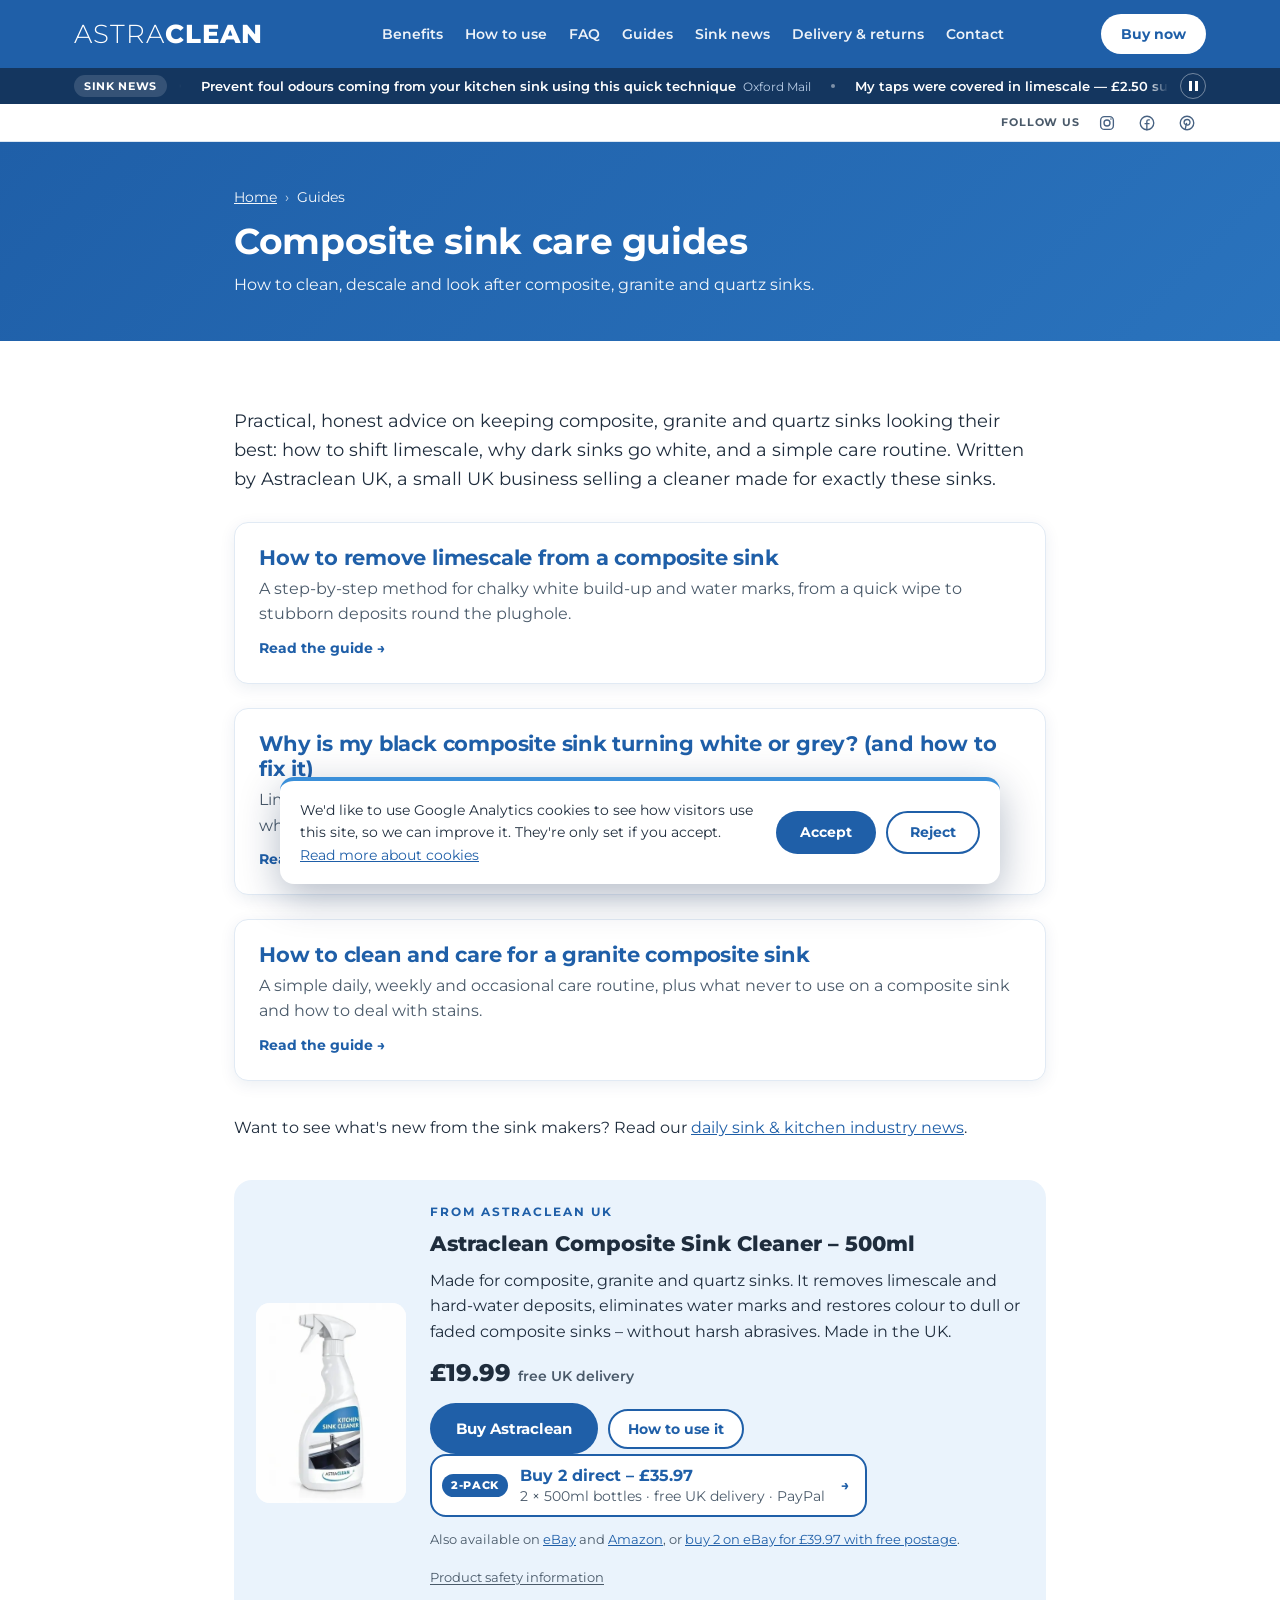
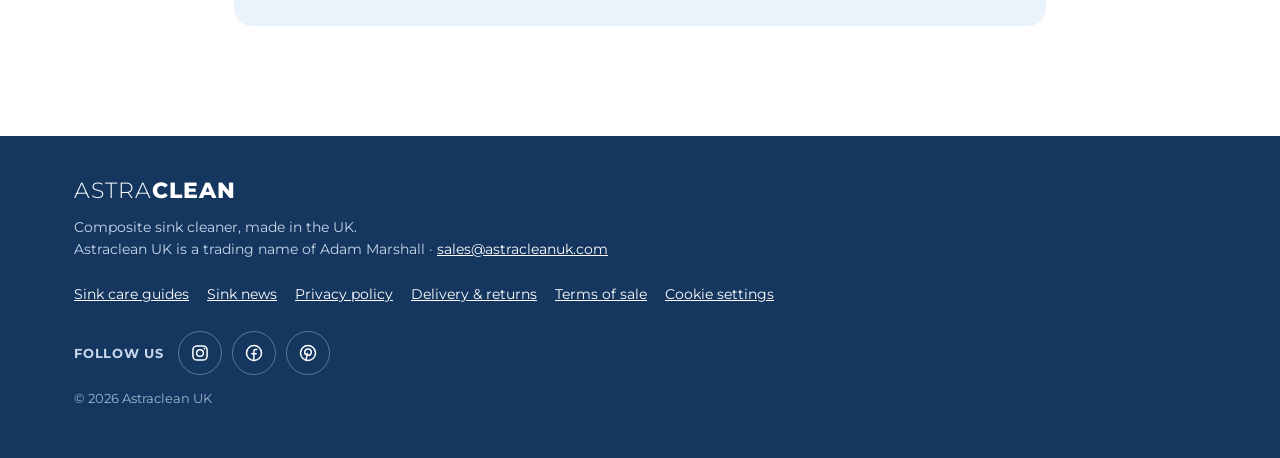
<file: guides/index.html>
<!DOCTYPE html>
<html lang="en-GB">
<head>
<meta charset="utf-8">
<meta name="viewport" content="width=device-width, initial-scale=1">
<title>Composite Sink Care Guides | Astraclean UK</title>
<meta name="description" content="Practical guides to cleaning composite, granite and quartz kitchen sinks: removing limescale, fixing a black sink that has turned white, and everyday care.">
<link rel="canonical" href="https://www.astracleanuk.com/guides/">
<meta name="theme-color" content="#1f5fa8">
<link rel="icon" href="/favicon.ico" sizes="48x48">
<link rel="icon" href="/favicon.svg" type="image/svg+xml">
<link rel="apple-touch-icon" href="/apple-touch-icon.png">
<link rel="manifest" href="/site.webmanifest">
<meta property="og:type" content="website">
<meta property="og:site_name" content="Astraclean UK">
<meta property="og:locale" content="en_GB">
<meta property="og:title" content="Composite Sink Care Guides | Astraclean UK">
<meta property="og:description" content="Practical guides to cleaning composite, granite and quartz kitchen sinks: removing limescale, fixing a black sink that has turned white, and everyday care.">
<meta property="og:url" content="https://www.astracleanuk.com/guides/">
<meta property="og:image" content="https://www.astracleanuk.com/assets/img/og-image.jpg">
<meta property="og:image:width" content="1200">
<meta property="og:image:height" content="630">
<meta property="og:image:alt" content="Astraclean composite sink cleaner 500ml bottle on a blue background">
<meta name="twitter:card" content="summary_large_image">
<meta name="twitter:title" content="Composite Sink Care Guides | Astraclean UK">
<meta name="twitter:description" content="Practical guides to cleaning composite, granite and quartz kitchen sinks: removing limescale, fixing a black sink that has turned white, and everyday care.">
<meta name="twitter:image" content="https://www.astracleanuk.com/assets/img/og-image.jpg">
<meta name="twitter:image:alt" content="Astraclean composite sink cleaner 500ml bottle on a blue background">
<link rel="preload" href="/assets/fonts/montserrat-latin-var.woff2" as="font" type="font/woff2" crossorigin>
<!-- Sink news ticker: critical layout inline so it is always a thin one-line bar, even if an old styles.css is cached. Full styles in styles.css (loaded after, so it wins). -->
<style id="nt-critical">.news-ticker{background:#14365f;color:#fff;height:36px;overflow:hidden;font-size:13px;line-height:1.3}.nt-wrap{display:flex;align-items:center;gap:10px;height:36px;overflow:hidden}.nt-label{flex:none;color:#fff;text-decoration:none;font-weight:700;white-space:nowrap}.nt-viewport{flex:1 1 auto;min-width:0;overflow:hidden}.nt-track{display:flex;flex-wrap:nowrap;width:max-content;animation:nt-scroll var(--nt-dur,60s) linear infinite}.nt-list{display:flex;flex-wrap:nowrap;flex:none;list-style:none;margin:0;padding:0}.nt-list li{list-style:none;white-space:nowrap;padding:0 22px}.nt-list a{color:#fff;text-decoration:none}@keyframes nt-scroll{from{transform:translateX(0)}to{transform:translateX(-50%)}}.news-ticker:hover .nt-track,.news-ticker:focus-within .nt-track,.news-ticker.is-paused .nt-track{animation-play-state:paused}@media (prefers-reduced-motion:reduce){.nt-track{animation:none}.nt-list[aria-hidden]{display:none}}</style>
<link rel="stylesheet" href="/assets/css/styles.css?v=20261010f">
<script src="/assets/config.js?v=20261009e" defer></script>
<script src="/assets/js/main.js?v=20261102a" defer></script>
<script type="application/ld+json">
{
  "@context": "https://schema.org",
  "@graph": [
    {
      "@type": "CollectionPage",
      "@id": "https://www.astracleanuk.com/guides/#page",
      "url": "https://www.astracleanuk.com/guides/",
      "name": "Composite sink care guides",
      "description": "Practical guides to cleaning composite, granite and quartz sinks.",
      "inLanguage": "en-GB",
      "isPartOf": {
        "@id": "https://www.astracleanuk.com/#website"
      },
      "publisher": {
        "@id": "https://www.astracleanuk.com/#organization"
      },
      "mainEntity": {
        "@type": "ItemList",
        "itemListElement": [
          {
            "@type": "ListItem",
            "position": 1,
            "url": "https://www.astracleanuk.com/guides/remove-limescale-from-composite-sink.html",
            "name": "How to remove limescale from a composite sink"
          },
          {
            "@type": "ListItem",
            "position": 2,
            "url": "https://www.astracleanuk.com/guides/black-composite-sink-turning-white.html",
            "name": "Why is my black composite sink turning white or grey? (and how to fix it)"
          },
          {
            "@type": "ListItem",
            "position": 3,
            "url": "https://www.astracleanuk.com/guides/clean-granite-composite-sink.html",
            "name": "How to clean and care for a granite composite sink"
          }
        ]
      }
    },
    {
      "@type": "BreadcrumbList",
      "itemListElement": [
        {
          "@type": "ListItem",
          "position": 1,
          "name": "Home",
          "item": "https://www.astracleanuk.com/"
        },
        {
          "@type": "ListItem",
          "position": 2,
          "name": "Guides",
          "item": "https://www.astracleanuk.com/guides/"
        }
      ]
    },
    {
      "@type": "Organization",
      "@id": "https://www.astracleanuk.com/#organization",
      "name": "Astraclean UK",
      "url": "https://www.astracleanuk.com/",
      "logo": "https://www.astracleanuk.com/assets/icons/icon-512.png"
    }
  ]
}
</script>
</head>
<body>
<a class="skip" href="#main">Skip to content</a>

<header class="site-header"><div class="wrap">
  <a class="logo" href="/" aria-label="Astraclean home"><span>ASTRA</span><b>CLEAN</b></a>
  <nav class="site-nav" aria-label="Main"><a href="/#benefits">Benefits</a><a href="/#how-to-use">How to use</a><a href="/#faq">FAQ</a><a href="/guides/" aria-current="page">Guides</a><a href="/news/">Sink news</a><a href="/delivery-returns.html">Delivery &amp; returns</a><a href="/#contact">Contact</a></nav>
  <a class="btn btn-white btn-sm" href="/#buy">Buy now</a>
</div></header>
<aside class="news-ticker" aria-label="Latest sink news" data-news-ticker><div class="wrap nt-wrap">
  <a class="nt-label" href="/news/">Sink news</a>
  <!--NEWS-TICKER:START--><div class="nt-viewport"><div class="nt-track" style="--nt-dur:67s"><ul class="nt-list"><li><a href="https://news.google.com/rss/articles/[base64]?oc=5" target="_blank" rel="noopener">Prevent foul odours coming from your kitchen sink using this quick technique</a> <span class="nt-src">Oxford Mail</span></li><li><a href="https://news.google.com/rss/articles/[base64]?oc=5" target="_blank" rel="noopener">My taps were covered in limescale — £2.50 supermarket spray made them gleam in minutes</a> <span class="nt-src">Mirror</span></li><li><a href="https://www.kbbreview.com/88403/products/new-in-kitchens/blanco-lavin-and-vion/" target="_blank" rel="noopener">Blanco LAVIN and VION</a> <span class="nt-src">kbbreview</span></li><li><a href="https://news.google.com/rss/articles/[base64]?oc=5" target="_blank" rel="noopener">Stubborn limescale will dissolve and not come back when wiped with cheap household item</a> <span class="nt-src">Daily Express</span></li></ul><ul class="nt-list" aria-hidden="true"><li><a href="https://news.google.com/rss/articles/[base64]?oc=5" target="_blank" rel="noopener" tabindex="-1">Prevent foul odours coming from your kitchen sink using this quick technique</a> <span class="nt-src">Oxford Mail</span></li><li><a href="https://news.google.com/rss/articles/[base64]?oc=5" target="_blank" rel="noopener" tabindex="-1">My taps were covered in limescale — £2.50 supermarket spray made them gleam in minutes</a> <span class="nt-src">Mirror</span></li><li><a href="https://www.kbbreview.com/88403/products/new-in-kitchens/blanco-lavin-and-vion/" target="_blank" rel="noopener" tabindex="-1">Blanco LAVIN and VION</a> <span class="nt-src">kbbreview</span></li><li><a href="https://news.google.com/rss/articles/[base64]?oc=5" target="_blank" rel="noopener" tabindex="-1">Stubborn limescale will dissolve and not come back when wiped with cheap household item</a> <span class="nt-src">Daily Express</span></li></ul></div></div><!--NEWS-TICKER:END-->
  <button type="button" class="nt-toggle" data-nt-toggle aria-pressed="false" hidden><span class="visually-hidden">Pause the news ticker</span><span aria-hidden="true" class="nt-ico"></span></button>
</div></aside>
<div class="top-social" data-placement="top-social"><div class="wrap ts-wrap"><span class="ts-label" aria-hidden="true">Follow us</span><ul class="social-row ts-row" aria-label="Follow Astraclean on social media"><li><a href="https://www.instagram.com/astracleanuk/" target="_blank" rel="noopener" data-social="instagram" aria-label="Astraclean on Instagram (opens in new tab)"><svg viewBox="0 0 24 24" aria-hidden="true" focusable="false"><rect x="3.5" y="3.5" width="17" height="17" rx="5"/><circle cx="12" cy="12" r="4"/><circle cx="17.3" cy="6.7" r="1.1" fill="currentColor" stroke="none"/></svg></a></li><li><a href="https://www.facebook.com/profile.php?id=61594942663710" target="_blank" rel="noopener" data-social="facebook" aria-label="Astraclean UK on Facebook (opens in new tab)"><svg viewBox="0 0 24 24" aria-hidden="true" focusable="false"><circle cx="12" cy="12" r="9"/><path d="M15.2 7.8h-1.5c-1.2 0-1.9.7-1.9 1.9V21"/><path d="M9.4 12.9h5.3"/></svg></a></li><li><a href="https://www.pinterest.com/astracleanuk/" target="_blank" rel="noopener" data-social="pinterest" aria-label="Astraclean on Pinterest (opens in new tab)"><svg viewBox="0 0 24 24" aria-hidden="true" focusable="false"><circle cx="12" cy="12" r="9"/><path d="M11.3 12.6 9.6 20.6"/><path d="M10.3 14.2c-1.6-.5-2.4-1.8-2.2-3.4.3-2.2 2.2-3.6 4.3-3.5 2.2.1 3.7 1.7 3.6 3.8-.1 2.4-1.8 4-3.6 3.6-.8-.2-1.2-.8-1.1-1.5"/></svg></a></li></ul></div></div>

<main id="main">
<section class="page-hero"><div class="wrap narrow"><nav class="breadcrumbs" aria-label="Breadcrumb"><ol><li><a href="/">Home</a></li><li aria-current="page">Guides</li></ol></nav><h1>Composite sink care guides</h1><p>How to clean, descale and look after composite, granite and quartz sinks.</p></div></section>
<div class="wrap narrow prose">
<p class="lead">Practical, honest advice on keeping composite, granite and quartz sinks looking their best: how to shift limescale, why dark sinks go white, and a simple care routine. Written by Astraclean UK, a small UK business selling a cleaner made for exactly these sinks.</p>
<ul class="guide-list">
<li class="guide-card"><h2><a href="/guides/remove-limescale-from-composite-sink.html">How to remove limescale from a composite sink</a></h2><p>A step-by-step method for chalky white build-up and water marks, from a quick wipe to stubborn deposits round the plughole.</p><a class="read-more" href="/guides/remove-limescale-from-composite-sink.html" aria-hidden="true" tabindex="-1">Read the guide →</a></li>
<li class="guide-card"><h2><a href="/guides/black-composite-sink-turning-white.html">Why is my black composite sink turning white or grey? (and how to fix it)</a></h2><p>Limescale, cleaning residue, heat or chemical damage? How to tell which one you have, and what you can and can&#x27;t fix.</p><a class="read-more" href="/guides/black-composite-sink-turning-white.html" aria-hidden="true" tabindex="-1">Read the guide →</a></li>
<li class="guide-card"><h2><a href="/guides/clean-granite-composite-sink.html">How to clean and care for a granite composite sink</a></h2><p>A simple daily, weekly and occasional care routine, plus what never to use on a composite sink and how to deal with stains.</p><a class="read-more" href="/guides/clean-granite-composite-sink.html" aria-hidden="true" tabindex="-1">Read the guide →</a></li>
</ul>
<p>Want to see what's new from the sink makers? Read our <a href="/news/">daily sink &amp; kitchen industry news</a>.</p>
<aside class="product-card" aria-label="Astraclean Composite Sink Cleaner">
  <div class="pc-img">
    <picture>
      <source type="image/webp" srcset="/assets/img/astraclean-sink-cleaner-500ml-360.webp 360w, /assets/img/astraclean-sink-cleaner-500ml-540.webp 540w" sizes="180px">
      <img src="/assets/img/astraclean-sink-cleaner-500ml-360.jpg" srcset="/assets/img/astraclean-sink-cleaner-500ml-360.jpg 360w, /assets/img/astraclean-sink-cleaner-500ml-540.jpg 540w" sizes="180px" width="880" height="1168" loading="lazy" decoding="async" alt="Astraclean Kitchen Sink Cleaner 500ml spray bottle">
    </picture>
  </div>
  <div class="pc-body">
    <p class="pc-eyebrow">From Astraclean UK</p>
    <p class="pc-title">Astraclean Composite Sink Cleaner – 500ml</p>
    <p>Made for composite, granite and quartz sinks. It removes limescale and hard-water deposits, eliminates water marks and restores colour to dull or faded composite sinks – without harsh abrasives. Made in the UK.</p>
    <p class="pc-price" data-direct data-needs-price hidden><span data-price></span> <small data-price-note></small></p>
    <div class="buy-actions">
      <a class="btn btn-blue" href="/#buy">Buy Astraclean</a>
      <a class="btn btn-outline-b btn-sm" href="/#how-to-use">How to use it</a>
    </div>
    <p class="pc-two"><a class="twopack twopack-direct twopack-card" href="https://www.paypal.com/cgi-bin/webscr?cmd=_xclick&amp;business=adam_m_1982%40btinternet.com&amp;item_name=Astraclean+2-pack+-+2+x+500ml+Composite+Sink+Cleaner+%282+bottles%29&amp;item_number=AC500-2PK&amp;amount=35.97&amp;currency_code=GBP&amp;shipping=0.00&amp;quantity=1&amp;on0=Pack+contents&amp;os0=2+x+500ml+bottles&amp;no_shipping=2&amp;lc=GB&amp;charset=utf-8&amp;return=https%3A%2F%2Fwww.astracleanuk.com%2F%3Forder%3Dthanks&amp;cancel_return=https%3A%2F%2Fwww.astracleanuk.com%2F&amp;notify_url=https%3A%2F%2Fastraclean-order-worker.astracleanuk.workers.dev%2Fpaypal-ipn" rel="noopener" data-direct2 data-direct2-link><span class="tp-badge">2-pack</span><span class="tp-text"><strong>Buy 2 direct<span data-direct2-price-wrap> – <span data-direct2-price>£35.97</span></span></strong>2 × 500ml bottles · free UK delivery · PayPal</span><span class="tp-go" aria-hidden="true">→</span></a></p>
    <p class="small pc-alt">Also available on <a href="https://www.ebay.co.uk/itm/197989704190" target="_blank" rel="noopener">eBay</a> and <a href="https://www.amazon.co.uk/dp/B0F1N7FYR9" target="_blank" rel="noopener">Amazon</a>, or <a href="https://www.ebay.co.uk/itm/198699332202" target="_blank" rel="noopener" data-ebay2-link>buy 2 on eBay<span data-ebay2-price-wrap> for <span data-ebay2-price>£39.97</span></span> with free postage</a>.</p>
    <p class="safety-link safety-link-card"><a href="/#safety">Product safety information</a></p>
  </div>
</aside>
</div>
</main>

<footer class="site-footer"><div class="wrap">
  <div class="logo"><span>ASTRA</span><b>CLEAN</b></div>
  <p>Composite sink cleaner, made in the UK.<br>
  <!-- TODO(Adam): add the business postal address (and VAT number if VAT-registered) here. -->
  Astraclean UK is a trading name of Adam Marshall · <a href="mailto:sales@astracleanuk.com">sales@astracleanuk.com</a></p>
  <p class="footer-links"><a href="/guides/">Sink care guides</a><a href="/news/">Sink news</a><a href="/privacy.html">Privacy policy</a><a href="/delivery-returns.html">Delivery &amp; returns</a><a href="/terms.html">Terms of sale</a><button type="button" class="linklike" data-cookie-settings hidden>Cookie settings</button></p>
  <div class="follow" data-placement="footer-social"><p class="follow-label" aria-hidden="true">Follow us</p><ul class="social-row" aria-label="Follow Astraclean on social media"><li><a href="https://www.instagram.com/astracleanuk/" target="_blank" rel="noopener" data-social="instagram" aria-label="Astraclean on Instagram (opens in new tab)"><svg viewBox="0 0 24 24" aria-hidden="true" focusable="false"><rect x="3.5" y="3.5" width="17" height="17" rx="5"/><circle cx="12" cy="12" r="4"/><circle cx="17.3" cy="6.7" r="1.1" fill="currentColor" stroke="none"/></svg></a></li><li><a href="https://www.facebook.com/profile.php?id=61594942663710" target="_blank" rel="noopener" data-social="facebook" aria-label="Astraclean UK on Facebook (opens in new tab)"><svg viewBox="0 0 24 24" aria-hidden="true" focusable="false"><circle cx="12" cy="12" r="9"/><path d="M15.2 7.8h-1.5c-1.2 0-1.9.7-1.9 1.9V21"/><path d="M9.4 12.9h5.3"/></svg></a></li><li><a href="https://www.pinterest.com/astracleanuk/" target="_blank" rel="noopener" data-social="pinterest" aria-label="Astraclean on Pinterest (opens in new tab)"><svg viewBox="0 0 24 24" aria-hidden="true" focusable="false"><circle cx="12" cy="12" r="9"/><path d="M11.3 12.6 9.6 20.6"/><path d="M10.3 14.2c-1.6-.5-2.4-1.8-2.2-3.4.3-2.2 2.2-3.6 4.3-3.5 2.2.1 3.7 1.7 3.6 3.8-.1 2.4-1.8 4-3.6 3.6-.8-.2-1.2-.8-1.1-1.5"/></svg></a></li></ul></div>
  <p class="copy">© 2026 Astraclean UK</p>
</div></footer>
</body>
</html>
</file>
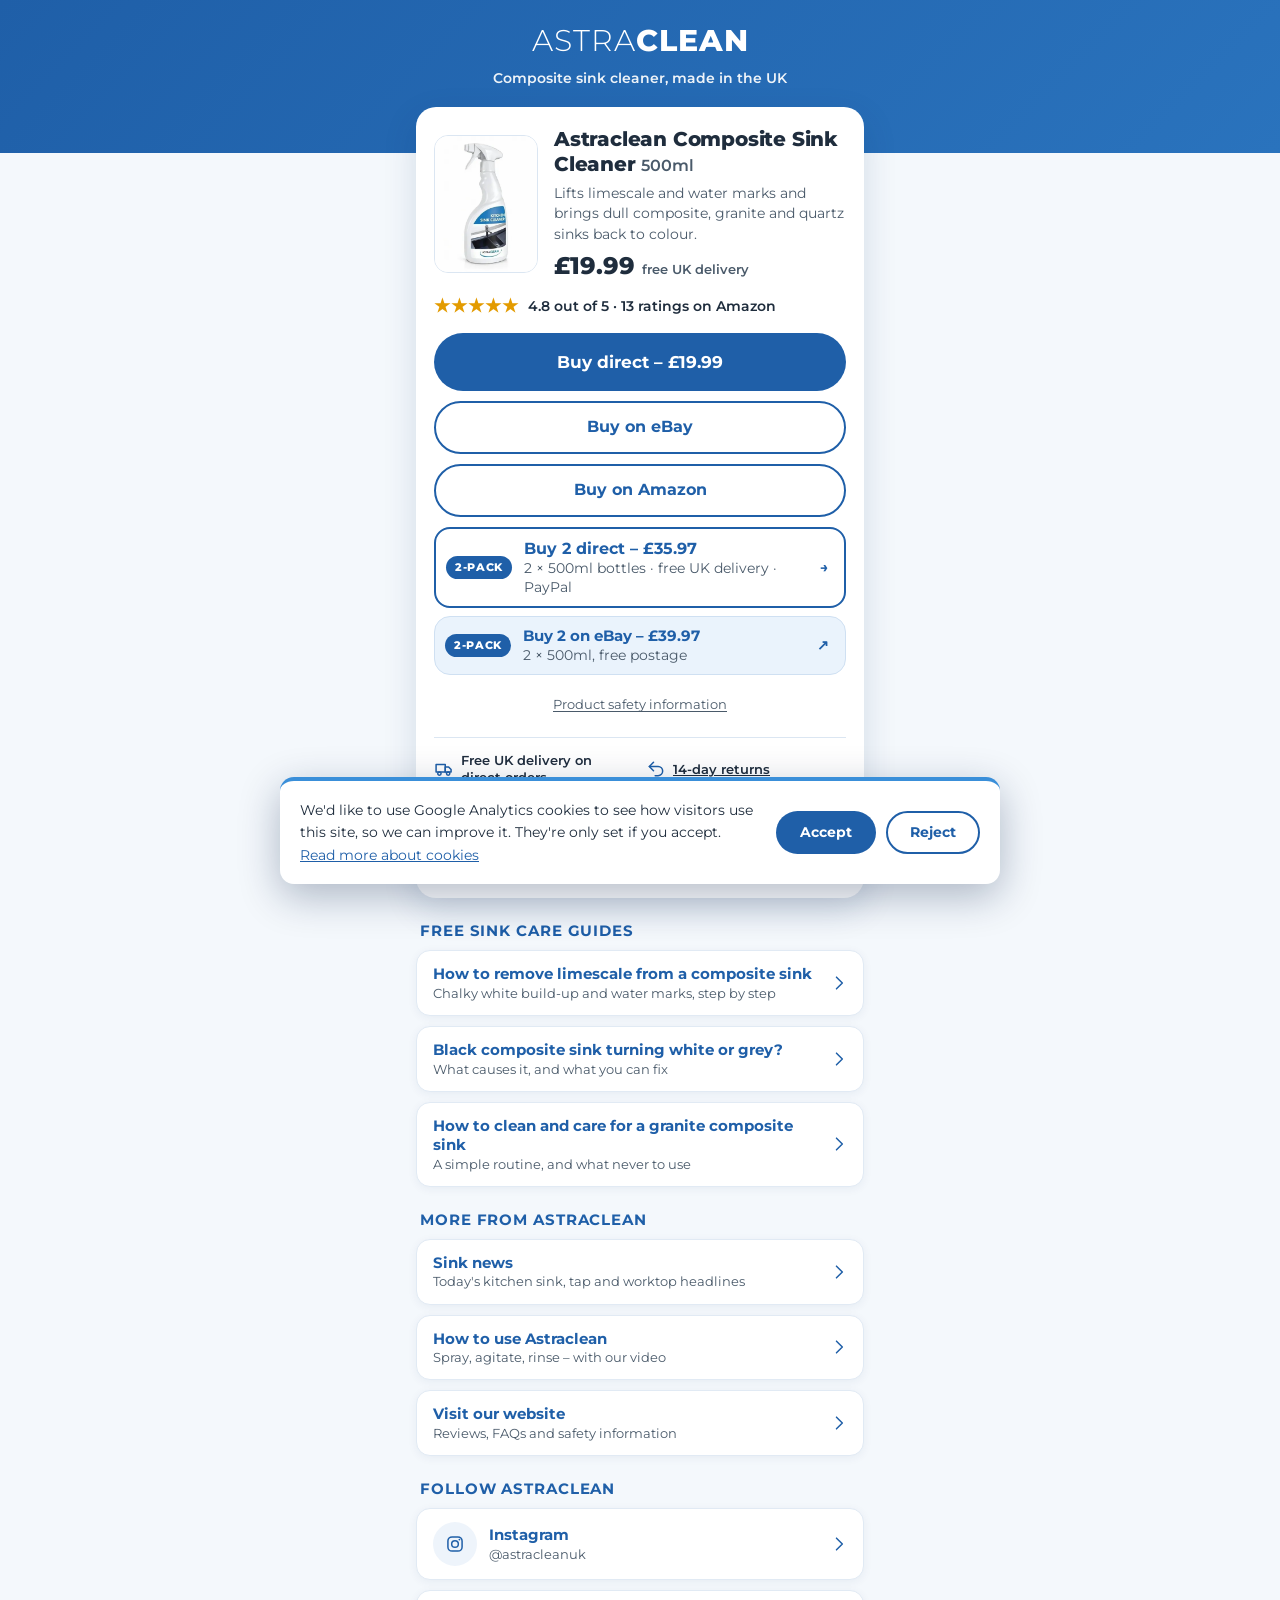
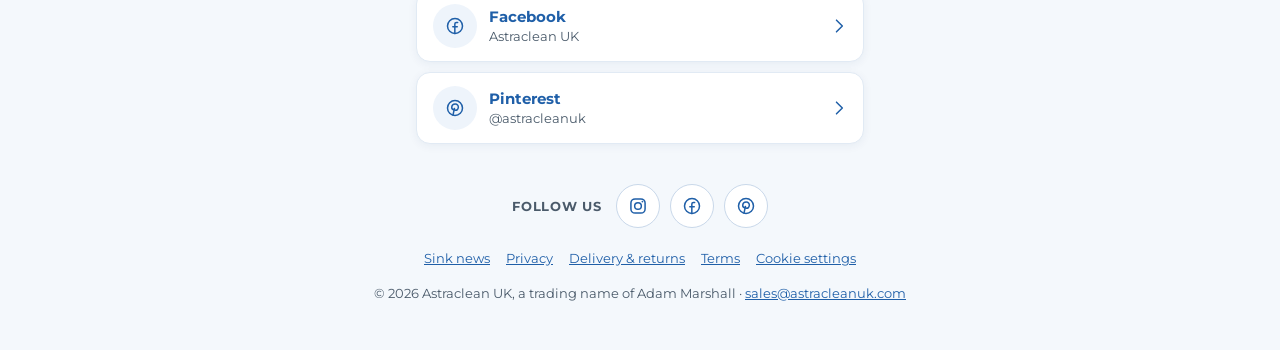
<file: links/index.html>
<!DOCTYPE html>
<html lang="en-GB">
<head>
<meta charset="utf-8">
<meta name="viewport" content="width=device-width, initial-scale=1">
<title>Astraclean UK – Shop &amp; Sink Care Links</title>
<meta name="description" content="Buy Astraclean Composite Sink Cleaner direct, on eBay or on Amazon, and read our free sink care guides. Made in the UK, dispatched from Dewsbury.">
<!-- Link-in-bio page for our social profiles: kept out of search results and out of sitemap.xml. -->
<meta name="robots" content="noindex, follow">
<link rel="canonical" href="https://www.astracleanuk.com/links/">
<meta name="theme-color" content="#1f5fa8">
<link rel="icon" href="/favicon.ico" sizes="48x48">
<link rel="icon" href="/favicon.svg" type="image/svg+xml">
<link rel="apple-touch-icon" href="/apple-touch-icon.png">
<link rel="manifest" href="/site.webmanifest">
<meta property="og:type" content="website">
<meta property="og:site_name" content="Astraclean UK">
<meta property="og:locale" content="en_GB">
<meta property="og:title" content="Astraclean UK – Composite Sink Cleaner">
<meta property="og:description" content="Buy direct, on eBay or on Amazon, plus free sink care guides. Made in the UK.">
<meta property="og:url" content="https://www.astracleanuk.com/links/">
<meta property="og:image" content="https://www.astracleanuk.com/assets/img/og-image.jpg">
<meta property="og:image:width" content="1200">
<meta property="og:image:height" content="630">
<meta property="og:image:alt" content="Astraclean composite sink cleaner 500ml bottle on a blue background">
<meta name="twitter:card" content="summary_large_image">
<meta name="twitter:title" content="Astraclean UK – Composite Sink Cleaner">
<meta name="twitter:description" content="Buy direct, on eBay or on Amazon, plus free sink care guides. Made in the UK.">
<meta name="twitter:image" content="https://www.astracleanuk.com/assets/img/og-image.jpg">
<meta name="twitter:image:alt" content="Astraclean composite sink cleaner 500ml bottle on a blue background">
<link rel="preload" href="/assets/fonts/montserrat-latin-var.woff2" as="font" type="font/woff2" crossorigin>
<link rel="stylesheet" href="/assets/css/styles.css?v=20261010f">
<script src="/assets/config.js?v=20261009e" defer></script>
<script src="/assets/js/main.js?v=20261102a" defer></script>
</head>
<body class="lp-body">
<a class="skip" href="#main">Skip to content</a>
<svg class="sprite" aria-hidden="true" focusable="false" xmlns="http://www.w3.org/2000/svg">
  <symbol id="i-truck" viewBox="0 0 24 24"><path d="M2.5 6.5h11v9h-11z"/><path d="M13.5 9.5h4l3 3.2v2.8h-7z"/><circle cx="6.5" cy="17.5" r="2"/><circle cx="17" cy="17.5" r="2"/></symbol>
  <symbol id="i-return" viewBox="0 0 24 24"><path d="M9 14 4 9l5-5"/><path d="M4 9h10.5a5.5 5.5 0 0 1 0 11H11"/></symbol>
  <symbol id="i-pin" viewBox="0 0 24 24"><path d="M12 21.5s-7-6.3-7-11.5a7 7 0 0 1 14 0c0 5.2-7 11.5-7 11.5z"/><circle cx="12" cy="10" r="2.6"/></symbol>
  <symbol id="i-check" viewBox="0 0 24 24"><circle cx="12" cy="12" r="9"/><path d="m8 12.3 2.7 2.7L16 9.6"/></symbol>
  <symbol id="i-arrow" viewBox="0 0 24 24"><path d="M9 5l7 7-7 7"/></symbol>
</svg>

<header class="lp-head">
  <a class="logo" href="/" aria-label="Astraclean home"><span>ASTRA</span><b>CLEAN</b></a>
  <p>Composite sink cleaner, made in the UK</p>
</header>

<main id="main" class="lp">
<!-- Store buttons here count as placement links-buttons (main.js, section 4). -->
<section class="lp-card" aria-labelledby="lp-title" data-placement="buttons">
  <div class="lp-product">
    <a class="lp-photo" href="/#buy" tabindex="-1" aria-hidden="true"><picture>
      <source type="image/webp" srcset="/assets/img/astraclean-sink-cleaner-500ml-360.webp 360w, /assets/img/astraclean-sink-cleaner-500ml-540.webp 540w" sizes="120px">
      <img src="/assets/img/astraclean-sink-cleaner-500ml-360.jpg" srcset="/assets/img/astraclean-sink-cleaner-500ml-360.jpg 360w, /assets/img/astraclean-sink-cleaner-500ml-540.jpg 540w" sizes="120px" width="880" height="1168" fetchpriority="high" decoding="async" alt="">
    </picture></a>
    <div class="lp-info">
      <h1 id="lp-title">Astraclean Composite Sink Cleaner <span>500ml</span></h1>
      <p class="lp-sub">Lifts limescale and water marks and brings dull composite, granite and quartz sinks back to colour.</p>
      <p class="lp-price" data-direct data-needs-price hidden><span data-price></span> <small data-price-note></small></p>
    </div>
  </div>
  <!-- Filled in from /assets/data/reviews.json by main.js; stays hidden if there are no reviews. -->
  <a class="rating-line rating-line-dark lp-rating" href="/#reviews" data-rating-summary hidden></a>
  <div class="lp-buttons">
    <a class="btn btn-blue lp-btn lp-direct" href="/#buy" data-direct data-direct-link hidden rel="noopener">Buy direct<span data-direct data-needs-price hidden> – <span data-price></span></span></a>
    <a class="btn btn-outline-b lp-btn btn-market" href="https://www.ebay.co.uk/itm/197989704190" target="_blank" rel="noopener">Buy on eBay</a>
    <a class="btn btn-outline-b lp-btn btn-market" href="https://www.amazon.co.uk/dp/B0F1N7FYR9" target="_blank" rel="noopener">Buy on Amazon</a>
  </div>
  <a class="twopack twopack-direct twopack-lp" href="https://www.paypal.com/cgi-bin/webscr?cmd=_xclick&amp;business=adam_m_1982%40btinternet.com&amp;item_name=Astraclean+2-pack+-+2+x+500ml+Composite+Sink+Cleaner+%282+bottles%29&amp;item_number=AC500-2PK&amp;amount=35.97&amp;currency_code=GBP&amp;shipping=0.00&amp;quantity=1&amp;on0=Pack+contents&amp;os0=2+x+500ml+bottles&amp;no_shipping=2&amp;lc=GB&amp;charset=utf-8&amp;return=https%3A%2F%2Fwww.astracleanuk.com%2F%3Forder%3Dthanks&amp;cancel_return=https%3A%2F%2Fwww.astracleanuk.com%2F&amp;notify_url=https%3A%2F%2Fastraclean-order-worker.astracleanuk.workers.dev%2Fpaypal-ipn" rel="noopener" data-direct2 data-direct2-link><span class="tp-badge">2-pack</span><span class="tp-text"><strong>Buy 2 direct<span data-direct2-price-wrap> – <span data-direct2-price>£35.97</span></span></strong>2 × 500ml bottles · free UK delivery · PayPal</span><span class="tp-go" aria-hidden="true">→</span></a>
  <a class="twopack twopack-lp" href="https://www.ebay.co.uk/itm/198699332202" target="_blank" rel="noopener" data-ebay2-link><span class="tp-badge">2-pack</span><span class="tp-text"><strong>Buy 2 on eBay<span data-ebay2-price-wrap> – <span data-ebay2-price>£39.97</span></span></strong>2 × 500ml, free postage</span><span class="tp-go" aria-hidden="true">↗</span></a>
  <p class="safety-link safety-link-lp"><a href="/#safety">Product safety information</a></p>
  <ul class="lp-trust" aria-label="Why buy from us">
    <li data-direct hidden><svg class="ico" aria-hidden="true" focusable="false"><use href="#i-truck"/></svg>Free UK delivery on direct orders</li>
    <li><svg class="ico" aria-hidden="true" focusable="false"><use href="#i-return"/></svg><a href="/delivery-returns.html">14-day returns</a></li>
    <li><svg class="ico" aria-hidden="true" focusable="false"><use href="#i-check"/></svg>Made in the UK</li>
    <li><svg class="ico" aria-hidden="true" focusable="false"><use href="#i-pin"/></svg>Dispatched from Dewsbury</li>
  </ul>
  <p class="lp-note">Buy direct (1 bottle or 2-pack) pays securely through PayPal. eBay (single bottle or 2-pack) and Amazon open in a new tab.</p>
</section>

<section class="lp-group" aria-labelledby="lp-guides">
  <h2 id="lp-guides">Free sink care guides</h2>
  <ul class="lp-links">
    <li><a href="/guides/remove-limescale-from-composite-sink.html"><span><strong>How to remove limescale from a composite sink</strong>Chalky white build-up and water marks, step by step</span><svg class="ico" aria-hidden="true" focusable="false"><use href="#i-arrow"/></svg></a></li>
    <li><a href="/guides/black-composite-sink-turning-white.html"><span><strong>Black composite sink turning white or grey?</strong>What causes it, and what you can fix</span><svg class="ico" aria-hidden="true" focusable="false"><use href="#i-arrow"/></svg></a></li>
    <li><a href="/guides/clean-granite-composite-sink.html"><span><strong>How to clean and care for a granite composite sink</strong>A simple routine, and what never to use</span><svg class="ico" aria-hidden="true" focusable="false"><use href="#i-arrow"/></svg></a></li>
  </ul>
</section>

<section class="lp-group" aria-labelledby="lp-more">
  <h2 id="lp-more">More from Astraclean</h2>
  <ul class="lp-links">
    <li><a href="/news/"><span><strong>Sink news</strong>Today's kitchen sink, tap and worktop headlines</span><svg class="ico" aria-hidden="true" focusable="false"><use href="#i-arrow"/></svg></a></li>
    <li><a href="/#how-to-use"><span><strong>How to use Astraclean</strong>Spray, agitate, rinse – with our video</span><svg class="ico" aria-hidden="true" focusable="false"><use href="#i-arrow"/></svg></a></li>
    <li><a href="/"><span><strong>Visit our website</strong>Reviews, FAQs and safety information</span><svg class="ico" aria-hidden="true" focusable="false"><use href="#i-arrow"/></svg></a></li>
  </ul>
</section>
<section class="lp-group" aria-labelledby="lp-follow" data-placement="social">
  <h2 id="lp-follow">Follow Astraclean</h2>
  <ul class="lp-links lp-social">
    <li><a href="https://www.instagram.com/astracleanuk/" target="_blank" rel="noopener" data-social="instagram" aria-label="Astraclean on Instagram, @astracleanuk (opens in new tab)"><span class="lp-soc"><span class="lp-soc-ico"><svg viewBox="0 0 24 24" aria-hidden="true" focusable="false"><rect x="3.5" y="3.5" width="17" height="17" rx="5"/><circle cx="12" cy="12" r="4"/><circle cx="17.3" cy="6.7" r="1.1" fill="currentColor" stroke="none"/></svg></span><span><strong>Instagram</strong>@astracleanuk</span></span><svg class="ico" aria-hidden="true" focusable="false"><use href="#i-arrow"/></svg></a></li>
    <li><a href="https://www.facebook.com/profile.php?id=61594942663710" target="_blank" rel="noopener" data-social="facebook" aria-label="Astraclean UK on Facebook, Astraclean UK (opens in new tab)"><span class="lp-soc"><span class="lp-soc-ico"><svg viewBox="0 0 24 24" aria-hidden="true" focusable="false"><circle cx="12" cy="12" r="9"/><path d="M15.2 7.8h-1.5c-1.2 0-1.9.7-1.9 1.9V21"/><path d="M9.4 12.9h5.3"/></svg></span><span><strong>Facebook</strong>Astraclean UK</span></span><svg class="ico" aria-hidden="true" focusable="false"><use href="#i-arrow"/></svg></a></li>
    <li><a href="https://www.pinterest.com/astracleanuk/" target="_blank" rel="noopener" data-social="pinterest" aria-label="Astraclean on Pinterest, @astracleanuk (opens in new tab)"><span class="lp-soc"><span class="lp-soc-ico"><svg viewBox="0 0 24 24" aria-hidden="true" focusable="false"><circle cx="12" cy="12" r="9"/><path d="M11.3 12.6 9.6 20.6"/><path d="M10.3 14.2c-1.6-.5-2.4-1.8-2.2-3.4.3-2.2 2.2-3.6 4.3-3.5 2.2.1 3.7 1.7 3.6 3.8-.1 2.4-1.8 4-3.6 3.6-.8-.2-1.2-.8-1.1-1.5"/></svg></span><span><strong>Pinterest</strong>@astracleanuk</span></span><svg class="ico" aria-hidden="true" focusable="false"><use href="#i-arrow"/></svg></a></li>
  </ul>
</section>
</main>

<footer class="lp-foot">
  <div class="follow" data-placement="footer-social"><p class="follow-label" aria-hidden="true">Follow us</p><ul class="social-row" aria-label="Follow Astraclean on social media"><li><a href="https://www.instagram.com/astracleanuk/" target="_blank" rel="noopener" data-social="instagram" aria-label="Astraclean on Instagram (opens in new tab)"><svg viewBox="0 0 24 24" aria-hidden="true" focusable="false"><rect x="3.5" y="3.5" width="17" height="17" rx="5"/><circle cx="12" cy="12" r="4"/><circle cx="17.3" cy="6.7" r="1.1" fill="currentColor" stroke="none"/></svg></a></li><li><a href="https://www.facebook.com/profile.php?id=61594942663710" target="_blank" rel="noopener" data-social="facebook" aria-label="Astraclean UK on Facebook (opens in new tab)"><svg viewBox="0 0 24 24" aria-hidden="true" focusable="false"><circle cx="12" cy="12" r="9"/><path d="M15.2 7.8h-1.5c-1.2 0-1.9.7-1.9 1.9V21"/><path d="M9.4 12.9h5.3"/></svg></a></li><li><a href="https://www.pinterest.com/astracleanuk/" target="_blank" rel="noopener" data-social="pinterest" aria-label="Astraclean on Pinterest (opens in new tab)"><svg viewBox="0 0 24 24" aria-hidden="true" focusable="false"><circle cx="12" cy="12" r="9"/><path d="M11.3 12.6 9.6 20.6"/><path d="M10.3 14.2c-1.6-.5-2.4-1.8-2.2-3.4.3-2.2 2.2-3.6 4.3-3.5 2.2.1 3.7 1.7 3.6 3.8-.1 2.4-1.8 4-3.6 3.6-.8-.2-1.2-.8-1.1-1.5"/></svg></a></li></ul></div>
  <p class="footer-links"><a href="/news/">Sink news</a><a href="/privacy.html">Privacy</a><a href="/delivery-returns.html">Delivery &amp; returns</a><a href="/terms.html">Terms</a><button type="button" class="linklike" data-cookie-settings hidden>Cookie settings</button></p>
  <p>© 2026 Astraclean UK, a trading name of Adam Marshall · <a href="mailto:sales@astracleanuk.com">sales@astracleanuk.com</a></p>
</footer>
</body>
</html>
</file>
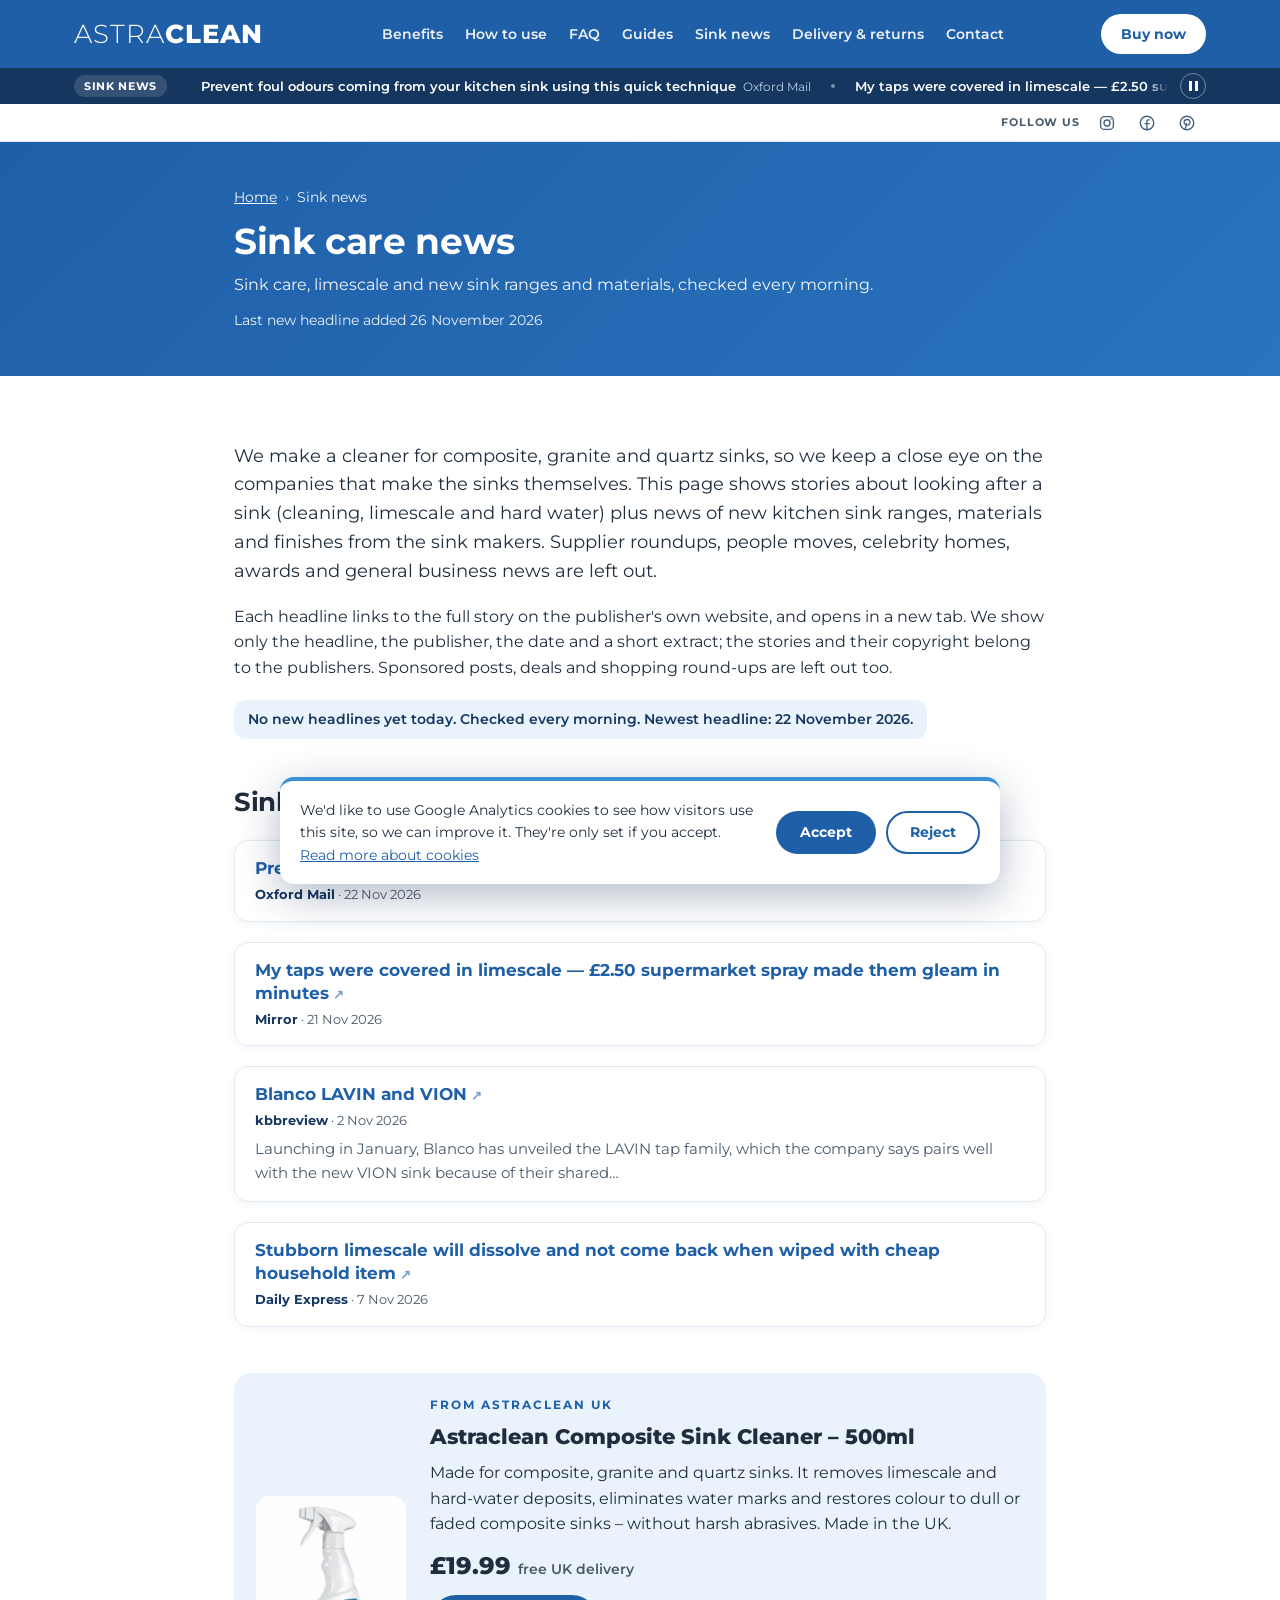
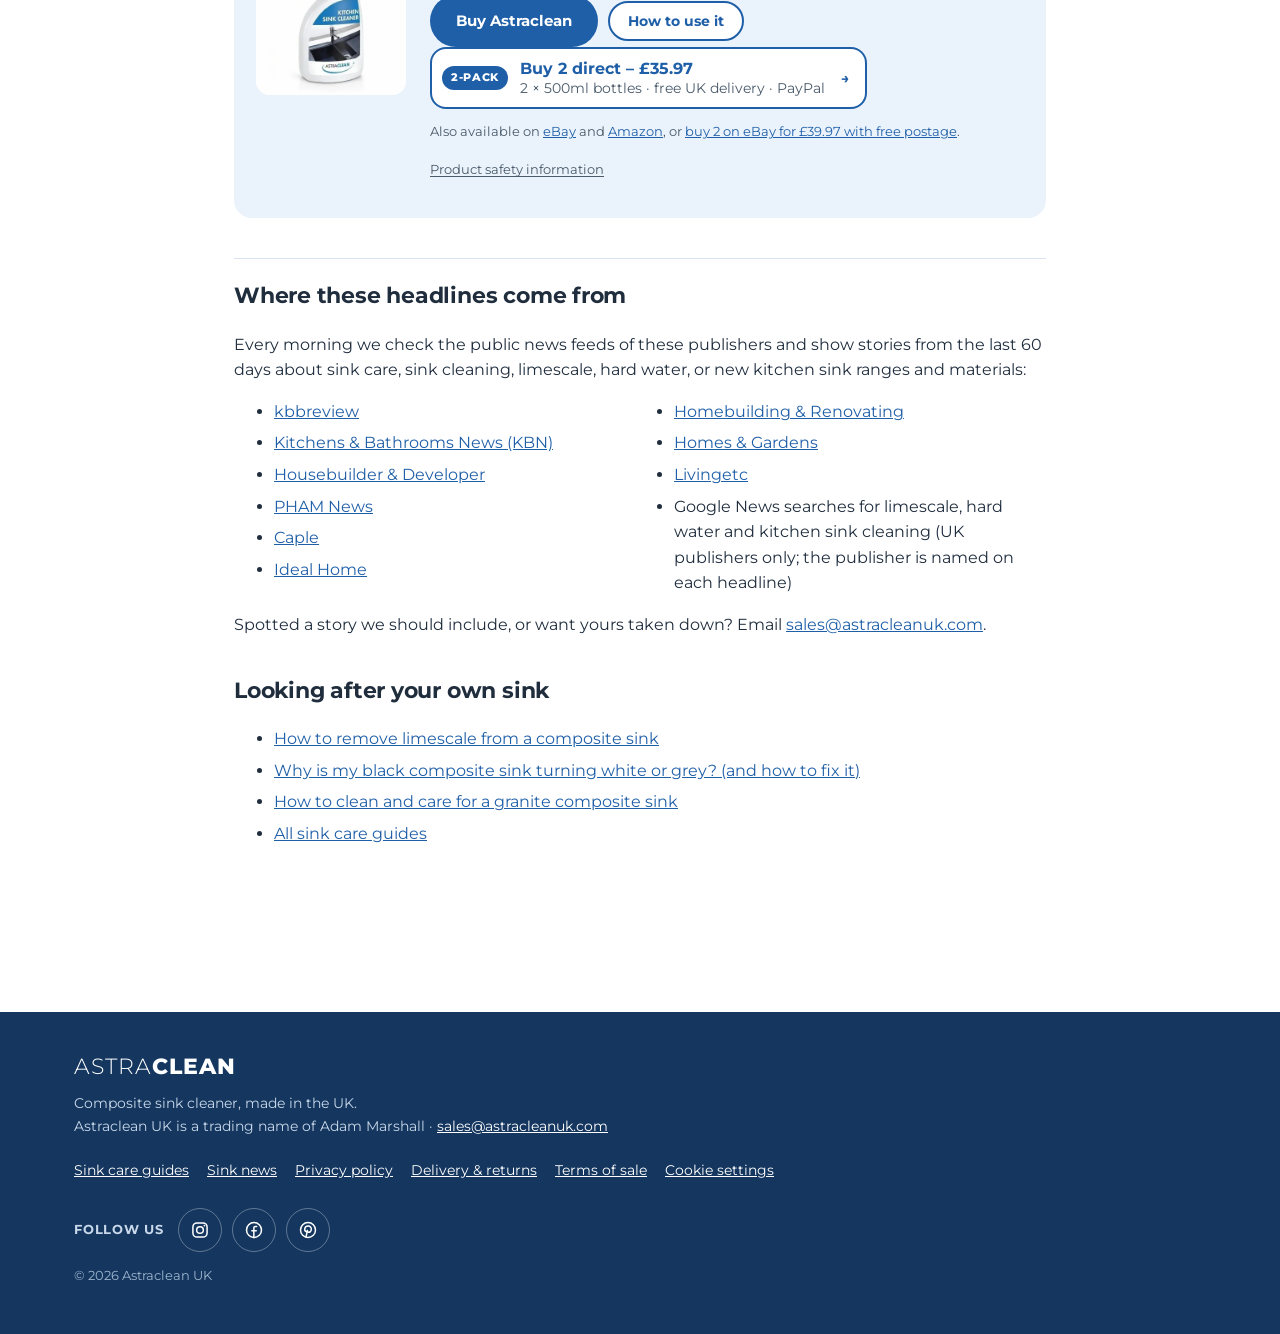
<file: news/index.html>
<!DOCTYPE html>
<html lang="en-GB">
<head>
<meta charset="utf-8">
<meta name="viewport" content="width=device-width, initial-scale=1">
<title>Sink Care News: Limescale, Hard Water and Sink Cleaning | Astraclean UK</title>
<meta name="description" content="Sink care news, checked daily: stories about cleaning kitchen sinks, limescale and hard water, new kitchen sink ranges and sink materials, plus our own sink care guides.">
<meta name="robots" content="noindex, follow">
<link rel="canonical" href="https://www.astracleanuk.com/news/">
<meta name="theme-color" content="#1f5fa8">
<link rel="icon" href="/favicon.ico" sizes="48x48">
<link rel="icon" href="/favicon.svg" type="image/svg+xml">
<link rel="apple-touch-icon" href="/apple-touch-icon.png">
<link rel="manifest" href="/site.webmanifest">
<meta property="og:type" content="website">
<meta property="og:site_name" content="Astraclean UK">
<meta property="og:locale" content="en_GB">
<meta property="og:title" content="Sink Care News: Limescale, Hard Water and Sink Cleaning | Astraclean UK">
<meta property="og:description" content="Sink care news, checked daily: stories about cleaning kitchen sinks, limescale and hard water, new kitchen sink ranges and sink materials, plus our own sink care guides.">
<meta property="og:url" content="https://www.astracleanuk.com/news/">
<meta property="og:image" content="https://www.astracleanuk.com/assets/img/og-image.jpg">
<meta property="og:image:width" content="1200">
<meta property="og:image:height" content="630">
<meta property="og:image:alt" content="Astraclean composite sink cleaner 500ml bottle on a blue background">
<meta name="twitter:card" content="summary_large_image">
<meta name="twitter:title" content="Sink Care News: Limescale, Hard Water and Sink Cleaning | Astraclean UK">
<meta name="twitter:description" content="Sink care news, checked daily: stories about cleaning kitchen sinks, limescale and hard water, new kitchen sink ranges and sink materials, plus our own sink care guides.">
<meta name="twitter:image" content="https://www.astracleanuk.com/assets/img/og-image.jpg">
<meta name="twitter:image:alt" content="Astraclean composite sink cleaner 500ml bottle on a blue background">
<link rel="preload" href="/assets/fonts/montserrat-latin-var.woff2" as="font" type="font/woff2" crossorigin>
<!-- Sink news ticker: critical layout inline so it is always a thin one-line bar, even if an old styles.css is cached. Full styles in styles.css (loaded after, so it wins). -->
<style id="nt-critical">.news-ticker{background:#14365f;color:#fff;height:36px;overflow:hidden;font-size:13px;line-height:1.3}.nt-wrap{display:flex;align-items:center;gap:10px;height:36px;overflow:hidden}.nt-label{flex:none;color:#fff;text-decoration:none;font-weight:700;white-space:nowrap}.nt-viewport{flex:1 1 auto;min-width:0;overflow:hidden}.nt-track{display:flex;flex-wrap:nowrap;width:max-content;animation:nt-scroll var(--nt-dur,60s) linear infinite}.nt-list{display:flex;flex-wrap:nowrap;flex:none;list-style:none;margin:0;padding:0}.nt-list li{list-style:none;white-space:nowrap;padding:0 22px}.nt-list a{color:#fff;text-decoration:none}@keyframes nt-scroll{from{transform:translateX(0)}to{transform:translateX(-50%)}}.news-ticker:hover .nt-track,.news-ticker:focus-within .nt-track,.news-ticker.is-paused .nt-track{animation-play-state:paused}@media (prefers-reduced-motion:reduce){.nt-track{animation:none}.nt-list[aria-hidden]{display:none}}</style>
<link rel="stylesheet" href="/assets/css/styles.css?v=20261010f">
<script src="/assets/config.js?v=20261009e" defer></script>
<script src="/assets/js/main.js?v=20261102a" defer></script>
<script type="application/ld+json">
{
  "@context": "https://schema.org",
  "@graph": [
    {
      "@type": "CollectionPage",
      "@id": "https://www.astracleanuk.com/news/#page",
      "url": "https://www.astracleanuk.com/news/",
      "name": "Sink care news",
      "description": "Sink care news, checked daily: stories about cleaning kitchen sinks, limescale and hard water, new kitchen sink ranges and sink materials, plus our own sink care guides.",
      "inLanguage": "en-GB",
      "dateModified": "2026-11-26",
      "isPartOf": {
        "@id": "https://www.astracleanuk.com/#website"
      },
      "publisher": {
        "@id": "https://www.astracleanuk.com/#organization"
      }
    },
    {
      "@type": "BreadcrumbList",
      "itemListElement": [
        {
          "@type": "ListItem",
          "position": 1,
          "name": "Home",
          "item": "https://www.astracleanuk.com/"
        },
        {
          "@type": "ListItem",
          "position": 2,
          "name": "Sink news",
          "item": "https://www.astracleanuk.com/news/"
        }
      ]
    },
    {
      "@type": "Organization",
      "@id": "https://www.astracleanuk.com/#organization",
      "name": "Astraclean UK",
      "url": "https://www.astracleanuk.com/",
      "logo": "https://www.astracleanuk.com/assets/icons/icon-512.png"
    }
  ]
}
</script>
</head>
<body>
<a class="skip" href="#main">Skip to content</a>

<header class="site-header"><div class="wrap">
  <a class="logo" href="/" aria-label="Astraclean home"><span>ASTRA</span><b>CLEAN</b></a>
  <nav class="site-nav" aria-label="Main"><a href="/#benefits">Benefits</a><a href="/#how-to-use">How to use</a><a href="/#faq">FAQ</a><a href="/guides/">Guides</a><a href="/news/" aria-current="page">Sink news</a><a href="/delivery-returns.html">Delivery &amp; returns</a><a href="/#contact">Contact</a></nav>
  <a class="btn btn-white btn-sm" href="/#buy">Buy now</a>
</div></header>
<aside class="news-ticker" aria-label="Latest sink news" data-news-ticker><div class="wrap nt-wrap">
  <a class="nt-label" href="/news/">Sink news</a>
  <!--NEWS-TICKER:START--><div class="nt-viewport"><div class="nt-track" style="--nt-dur:67s"><ul class="nt-list"><li><a href="https://news.google.com/rss/articles/[base64]?oc=5" target="_blank" rel="noopener">Prevent foul odours coming from your kitchen sink using this quick technique</a> <span class="nt-src">Oxford Mail</span></li><li><a href="https://news.google.com/rss/articles/[base64]?oc=5" target="_blank" rel="noopener">My taps were covered in limescale — £2.50 supermarket spray made them gleam in minutes</a> <span class="nt-src">Mirror</span></li><li><a href="https://www.kbbreview.com/88403/products/new-in-kitchens/blanco-lavin-and-vion/" target="_blank" rel="noopener">Blanco LAVIN and VION</a> <span class="nt-src">kbbreview</span></li><li><a href="https://news.google.com/rss/articles/[base64]?oc=5" target="_blank" rel="noopener">Stubborn limescale will dissolve and not come back when wiped with cheap household item</a> <span class="nt-src">Daily Express</span></li></ul><ul class="nt-list" aria-hidden="true"><li><a href="https://news.google.com/rss/articles/[base64]?oc=5" target="_blank" rel="noopener" tabindex="-1">Prevent foul odours coming from your kitchen sink using this quick technique</a> <span class="nt-src">Oxford Mail</span></li><li><a href="https://news.google.com/rss/articles/[base64]?oc=5" target="_blank" rel="noopener" tabindex="-1">My taps were covered in limescale — £2.50 supermarket spray made them gleam in minutes</a> <span class="nt-src">Mirror</span></li><li><a href="https://www.kbbreview.com/88403/products/new-in-kitchens/blanco-lavin-and-vion/" target="_blank" rel="noopener" tabindex="-1">Blanco LAVIN and VION</a> <span class="nt-src">kbbreview</span></li><li><a href="https://news.google.com/rss/articles/[base64]?oc=5" target="_blank" rel="noopener" tabindex="-1">Stubborn limescale will dissolve and not come back when wiped with cheap household item</a> <span class="nt-src">Daily Express</span></li></ul></div></div><!--NEWS-TICKER:END-->
  <button type="button" class="nt-toggle" data-nt-toggle aria-pressed="false" hidden><span class="visually-hidden">Pause the news ticker</span><span aria-hidden="true" class="nt-ico"></span></button>
</div></aside>
<div class="top-social" data-placement="top-social"><div class="wrap ts-wrap"><span class="ts-label" aria-hidden="true">Follow us</span><ul class="social-row ts-row" aria-label="Follow Astraclean on social media"><li><a href="https://www.instagram.com/astracleanuk/" target="_blank" rel="noopener" data-social="instagram" aria-label="Astraclean on Instagram (opens in new tab)"><svg viewBox="0 0 24 24" aria-hidden="true" focusable="false"><rect x="3.5" y="3.5" width="17" height="17" rx="5"/><circle cx="12" cy="12" r="4"/><circle cx="17.3" cy="6.7" r="1.1" fill="currentColor" stroke="none"/></svg></a></li><li><a href="https://www.facebook.com/profile.php?id=61594942663710" target="_blank" rel="noopener" data-social="facebook" aria-label="Astraclean UK on Facebook (opens in new tab)"><svg viewBox="0 0 24 24" aria-hidden="true" focusable="false"><circle cx="12" cy="12" r="9"/><path d="M15.2 7.8h-1.5c-1.2 0-1.9.7-1.9 1.9V21"/><path d="M9.4 12.9h5.3"/></svg></a></li><li><a href="https://www.pinterest.com/astracleanuk/" target="_blank" rel="noopener" data-social="pinterest" aria-label="Astraclean on Pinterest (opens in new tab)"><svg viewBox="0 0 24 24" aria-hidden="true" focusable="false"><circle cx="12" cy="12" r="9"/><path d="M11.3 12.6 9.6 20.6"/><path d="M10.3 14.2c-1.6-.5-2.4-1.8-2.2-3.4.3-2.2 2.2-3.6 4.3-3.5 2.2.1 3.7 1.7 3.6 3.8-.1 2.4-1.8 4-3.6 3.6-.8-.2-1.2-.8-1.1-1.5"/></svg></a></li></ul></div></div>

<main id="main">
<section class="page-hero"><div class="wrap narrow"><nav class="breadcrumbs" aria-label="Breadcrumb"><ol><li><a href="/">Home</a></li><li aria-current="page">Sink news</li></ol></nav><h1>Sink care news</h1><p>Sink care, limescale and new sink ranges and materials, checked every morning.</p><p class="byline">Last new headline added <time datetime="2026-11-26">26 November 2026</time></p></div></section>
<div class="wrap narrow prose news">
<p class="lead">We make a cleaner for composite, granite and quartz sinks, so we keep a close eye on the companies that make the sinks themselves. This page shows stories about looking after a sink (cleaning, limescale and hard water) plus news of new kitchen sink ranges, materials and finishes from the sink makers. Supplier roundups, people moves, celebrity homes, awards and general business news are left out.</p>
<p>Each headline links to the full story on the publisher's own website, and opens in a new tab. We show only the headline, the publisher, the date and a short extract; the stories and their copyright belong to the publishers. Sponsored posts, deals and shopping round-ups are left out too.</p>
<p class="news-status" data-news-latest="2026-11-22" role="status">Checked every morning. Newest headline: <time datetime="2026-11-22">22 November 2026</time>.</p>
<h2 id="sinks">Sink care, limescale &amp; new sinks</h2>
<ul class="news-list"><li class="news-item"><h3><a href="https://news.google.com/rss/articles/[base64]?oc=5" target="_blank" rel="noopener">Prevent foul odours coming from your kitchen sink using this quick technique</a></h3><p class="news-meta"><span class="news-src">Oxford Mail</span> · <time datetime="2026-11-22">22 Nov 2026</time></p></li><li class="news-item"><h3><a href="https://news.google.com/rss/articles/[base64]?oc=5" target="_blank" rel="noopener">My taps were covered in limescale — £2.50 supermarket spray made them gleam in minutes</a></h3><p class="news-meta"><span class="news-src">Mirror</span> · <time datetime="2026-11-21">21 Nov 2026</time></p></li><li class="news-item"><h3><a href="https://www.kbbreview.com/88403/products/new-in-kitchens/blanco-lavin-and-vion/" target="_blank" rel="noopener">Blanco LAVIN and VION</a></h3><p class="news-meta"><span class="news-src">kbbreview</span> · <time datetime="2026-11-02">2 Nov 2026</time></p><p class="news-snip">Launching in January, Blanco has unveiled the LAVIN tap family, which the company says pairs well with the new VION sink because of their shared…</p></li><li class="news-item"><h3><a href="https://news.google.com/rss/articles/[base64]?oc=5" target="_blank" rel="noopener">Stubborn limescale will dissolve and not come back when wiped with cheap household item</a></h3><p class="news-meta"><span class="news-src">Daily Express</span> · <time datetime="2026-11-07">7 Nov 2026</time></p></li></ul>
<aside class="product-card" aria-label="Astraclean Composite Sink Cleaner">
  <div class="pc-img">
    <picture>
      <source type="image/webp" srcset="/assets/img/astraclean-sink-cleaner-500ml-360.webp 360w, /assets/img/astraclean-sink-cleaner-500ml-540.webp 540w" sizes="180px">
      <img src="/assets/img/astraclean-sink-cleaner-500ml-360.jpg" srcset="/assets/img/astraclean-sink-cleaner-500ml-360.jpg 360w, /assets/img/astraclean-sink-cleaner-500ml-540.jpg 540w" sizes="180px" width="880" height="1168" loading="lazy" decoding="async" alt="Astraclean Kitchen Sink Cleaner 500ml spray bottle">
    </picture>
  </div>
  <div class="pc-body">
    <p class="pc-eyebrow">From Astraclean UK</p>
    <p class="pc-title">Astraclean Composite Sink Cleaner – 500ml</p>
    <p>Made for composite, granite and quartz sinks. It removes limescale and hard-water deposits, eliminates water marks and restores colour to dull or faded composite sinks – without harsh abrasives. Made in the UK.</p>
    <p class="pc-price" data-direct data-needs-price hidden><span data-price></span> <small data-price-note></small></p>
    <div class="buy-actions">
      <a class="btn btn-blue" href="/#buy">Buy Astraclean</a>
      <a class="btn btn-outline-b btn-sm" href="/#how-to-use">How to use it</a>
    </div>
    <p class="pc-two"><a class="twopack twopack-direct twopack-card" href="https://www.paypal.com/cgi-bin/webscr?cmd=_xclick&amp;business=adam_m_1982%40btinternet.com&amp;item_name=Astraclean+2-pack+-+2+x+500ml+Composite+Sink+Cleaner+%282+bottles%29&amp;item_number=AC500-2PK&amp;amount=35.97&amp;currency_code=GBP&amp;shipping=0.00&amp;quantity=1&amp;on0=Pack+contents&amp;os0=2+x+500ml+bottles&amp;no_shipping=2&amp;lc=GB&amp;charset=utf-8&amp;return=https%3A%2F%2Fwww.astracleanuk.com%2F%3Forder%3Dthanks&amp;cancel_return=https%3A%2F%2Fwww.astracleanuk.com%2F&amp;notify_url=https%3A%2F%2Fastraclean-order-worker.astracleanuk.workers.dev%2Fpaypal-ipn" rel="noopener" data-direct2 data-direct2-link><span class="tp-badge">2-pack</span><span class="tp-text"><strong>Buy 2 direct<span data-direct2-price-wrap> – <span data-direct2-price>£35.97</span></span></strong>2 × 500ml bottles · free UK delivery · PayPal</span><span class="tp-go" aria-hidden="true">→</span></a></p>
    <p class="small pc-alt">Also available on <a href="https://www.ebay.co.uk/itm/197989704190" target="_blank" rel="noopener">eBay</a> and <a href="https://www.amazon.co.uk/dp/B0F1N7FYR9" target="_blank" rel="noopener">Amazon</a>, or <a href="https://www.ebay.co.uk/itm/198699332202" target="_blank" rel="noopener" data-ebay2-link>buy 2 on eBay<span data-ebay2-price-wrap> for <span data-ebay2-price>£39.97</span></span> with free postage</a>.</p>
    <p class="safety-link safety-link-card"><a href="/#safety">Product safety information</a></p>
  </div>
</aside>
<section class="news-about" aria-labelledby="about-h">
<h2 id="about-h">Where these headlines come from</h2>
<p>Every morning we check the public news feeds of these publishers and show stories from the last 60 days about sink care, sink cleaning, limescale, hard water, or new kitchen sink ranges and materials:</p>
<ul class="news-sources"><li><a href="https://www.kbbreview.com/" target="_blank" rel="noopener">kbbreview</a></li><li><a href="https://kbnweekly.co.uk/" target="_blank" rel="noopener">Kitchens &amp; Bathrooms News (KBN)</a></li><li><a href="https://www.hbdonline.co.uk/" target="_blank" rel="noopener">Housebuilder &amp; Developer</a></li><li><a href="https://www.phamnews.co.uk/" target="_blank" rel="noopener">PHAM News</a></li><li><a href="https://www.caple.co.uk/" target="_blank" rel="noopener">Caple</a></li><li><a href="https://www.idealhome.co.uk/" target="_blank" rel="noopener">Ideal Home</a></li><li><a href="https://www.homebuilding.co.uk/" target="_blank" rel="noopener">Homebuilding &amp; Renovating</a></li><li><a href="https://www.homesandgardens.com/" target="_blank" rel="noopener">Homes &amp; Gardens</a></li><li><a href="https://www.livingetc.com/" target="_blank" rel="noopener">Livingetc</a></li><li>Google News searches for limescale, hard water and kitchen sink cleaning (UK publishers only; the publisher is named on each headline)</li></ul>
<p>Spotted a story we should include, or want yours taken down? Email <a href="mailto:sales@astracleanuk.com">sales@astracleanuk.com</a>.</p>
<h2 id="care">Looking after your own sink</h2>
<ul><li><a href="/guides/remove-limescale-from-composite-sink.html">How to remove limescale from a composite sink</a></li><li><a href="/guides/black-composite-sink-turning-white.html">Why is my black composite sink turning white or grey? (and how to fix it)</a></li><li><a href="/guides/clean-granite-composite-sink.html">How to clean and care for a granite composite sink</a></li><li><a href="/guides/">All sink care guides</a></li></ul>
</section>
</div>
</main>

<footer class="site-footer"><div class="wrap">
  <div class="logo"><span>ASTRA</span><b>CLEAN</b></div>
  <p>Composite sink cleaner, made in the UK.<br>
  <!-- TODO(Adam): add the business postal address (and VAT number if VAT-registered) here. -->
  Astraclean UK is a trading name of Adam Marshall · <a href="mailto:sales@astracleanuk.com">sales@astracleanuk.com</a></p>
  <p class="footer-links"><a href="/guides/">Sink care guides</a><a href="/news/">Sink news</a><a href="/privacy.html">Privacy policy</a><a href="/delivery-returns.html">Delivery &amp; returns</a><a href="/terms.html">Terms of sale</a><button type="button" class="linklike" data-cookie-settings hidden>Cookie settings</button></p>
  <div class="follow" data-placement="footer-social"><p class="follow-label" aria-hidden="true">Follow us</p><ul class="social-row" aria-label="Follow Astraclean on social media"><li><a href="https://www.instagram.com/astracleanuk/" target="_blank" rel="noopener" data-social="instagram" aria-label="Astraclean on Instagram (opens in new tab)"><svg viewBox="0 0 24 24" aria-hidden="true" focusable="false"><rect x="3.5" y="3.5" width="17" height="17" rx="5"/><circle cx="12" cy="12" r="4"/><circle cx="17.3" cy="6.7" r="1.1" fill="currentColor" stroke="none"/></svg></a></li><li><a href="https://www.facebook.com/profile.php?id=61594942663710" target="_blank" rel="noopener" data-social="facebook" aria-label="Astraclean UK on Facebook (opens in new tab)"><svg viewBox="0 0 24 24" aria-hidden="true" focusable="false"><circle cx="12" cy="12" r="9"/><path d="M15.2 7.8h-1.5c-1.2 0-1.9.7-1.9 1.9V21"/><path d="M9.4 12.9h5.3"/></svg></a></li><li><a href="https://www.pinterest.com/astracleanuk/" target="_blank" rel="noopener" data-social="pinterest" aria-label="Astraclean on Pinterest (opens in new tab)"><svg viewBox="0 0 24 24" aria-hidden="true" focusable="false"><circle cx="12" cy="12" r="9"/><path d="M11.3 12.6 9.6 20.6"/><path d="M10.3 14.2c-1.6-.5-2.4-1.8-2.2-3.4.3-2.2 2.2-3.6 4.3-3.5 2.2.1 3.7 1.7 3.6 3.8-.1 2.4-1.8 4-3.6 3.6-.8-.2-1.2-.8-1.1-1.5"/></svg></a></li></ul></div>
  <p class="copy">© 2026 Astraclean UK</p>
</div></footer>
</body>
</html>
</file>
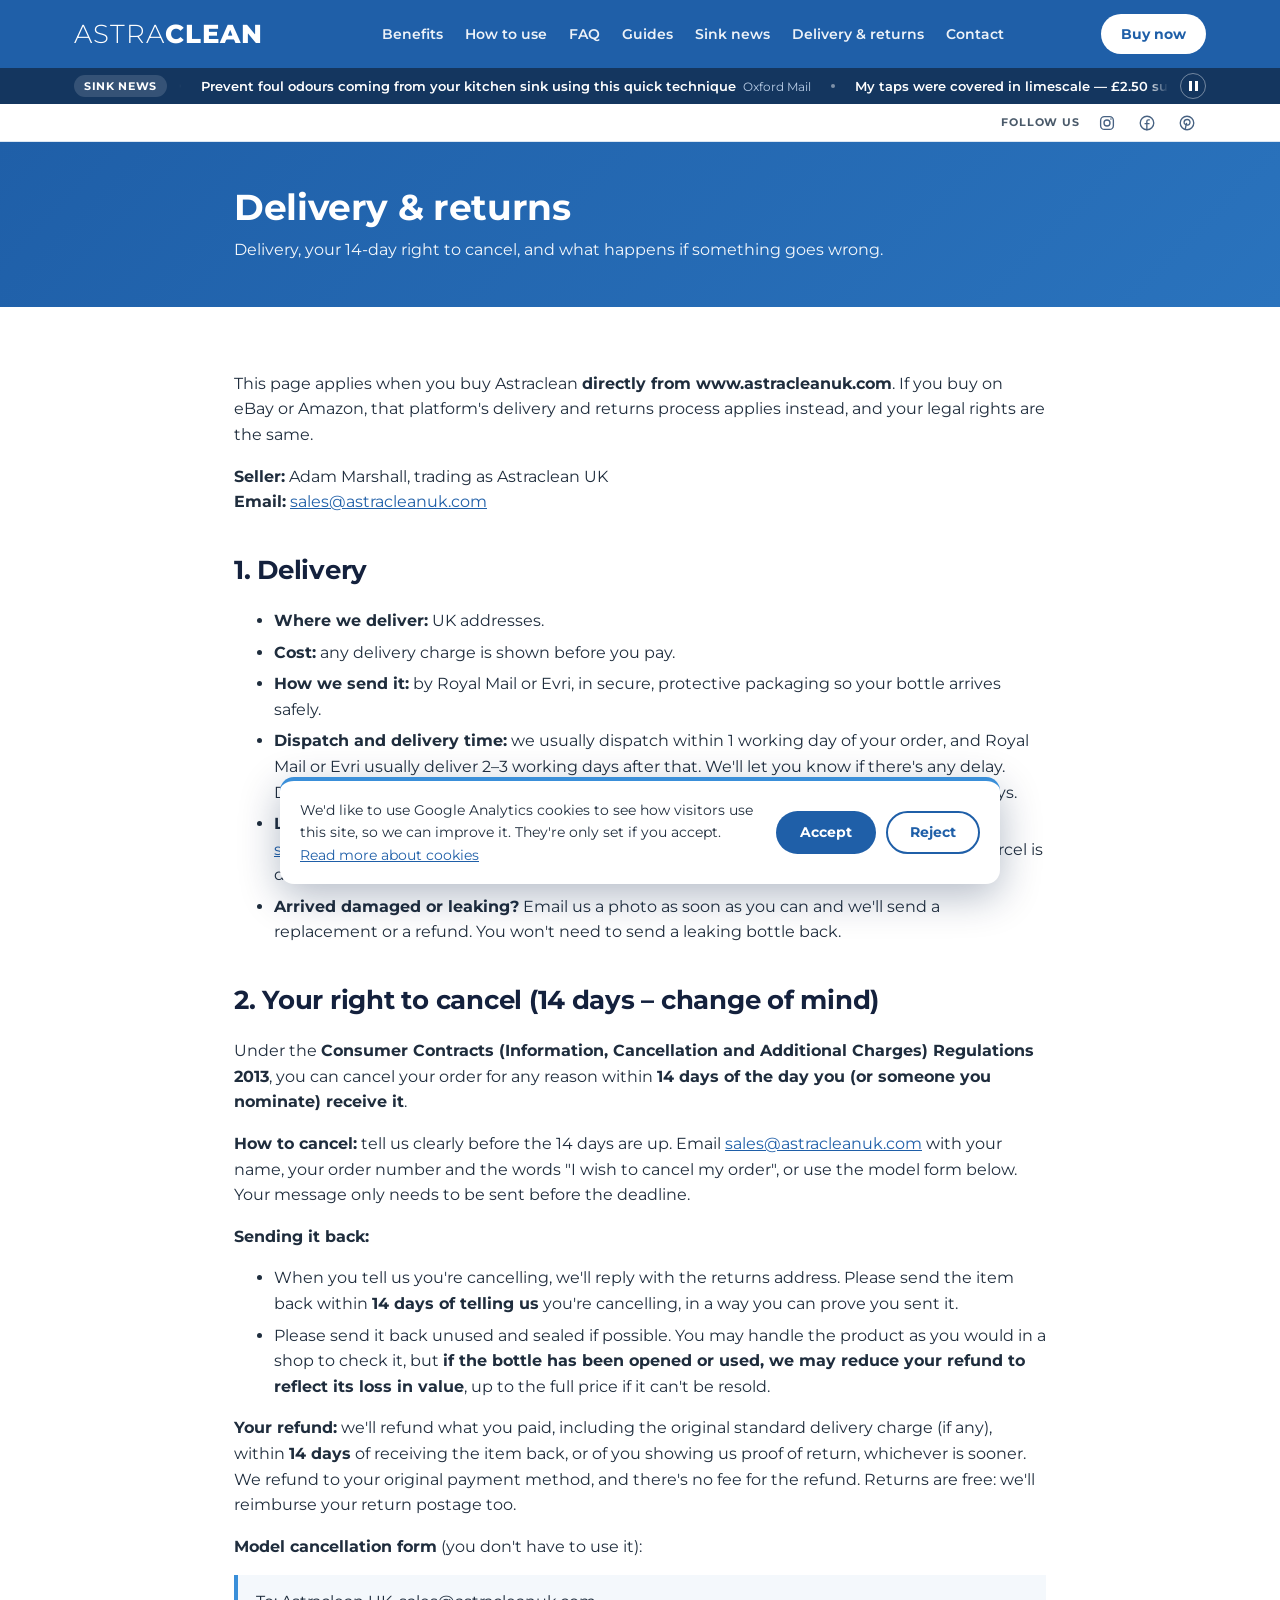
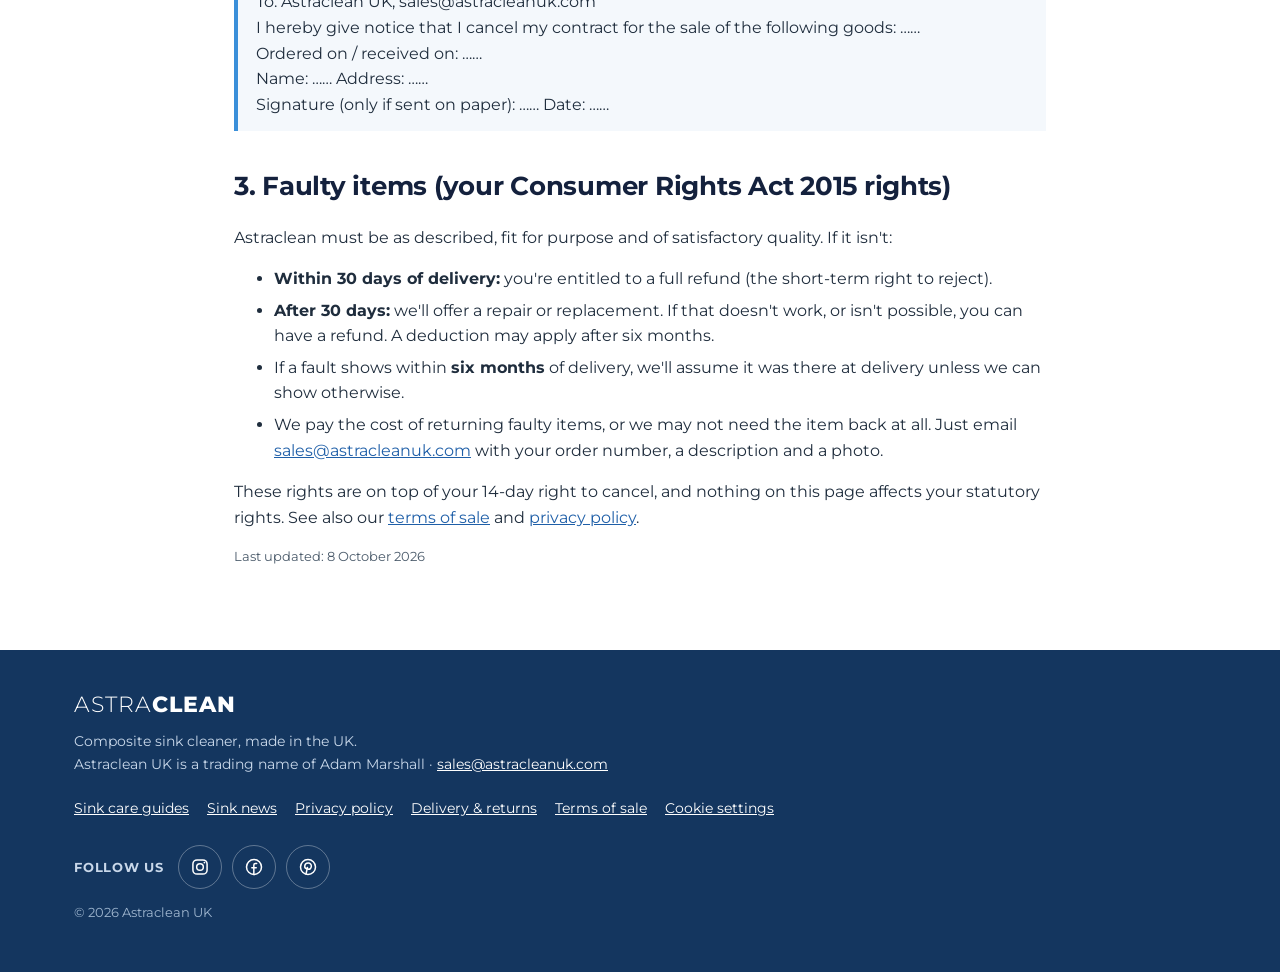
<file: delivery-returns.html>
<!DOCTYPE html>
<html lang="en-GB">
<head>
<meta charset="utf-8">
<meta name="viewport" content="width=device-width, initial-scale=1">
<title>Delivery, Cancellations &amp; Returns | Astraclean UK</title>
<meta name="description" content="UK delivery, your 14-day right to cancel, returns and refunds, and faulty items when you buy Astraclean sink cleaner direct from Astraclean UK.">
<link rel="canonical" href="https://www.astracleanuk.com/delivery-returns.html">
<meta name="theme-color" content="#1f5fa8">
<link rel="icon" href="/favicon.ico" sizes="48x48">
<link rel="icon" href="/favicon.svg" type="image/svg+xml">
<link rel="apple-touch-icon" href="/apple-touch-icon.png">
<link rel="manifest" href="/site.webmanifest">
<meta property="og:type" content="website">
<meta property="og:site_name" content="Astraclean UK">
<meta property="og:locale" content="en_GB">
<meta property="og:title" content="Delivery, Cancellations &amp; Returns | Astraclean UK">
<meta property="og:description" content="UK delivery, your 14-day right to cancel, returns and refunds, and faulty items when you buy Astraclean sink cleaner direct from Astraclean UK.">
<meta property="og:url" content="https://www.astracleanuk.com/delivery-returns.html">
<meta property="og:image" content="https://www.astracleanuk.com/assets/img/og-image.jpg">
<meta property="og:image:width" content="1200">
<meta property="og:image:height" content="630">
<meta property="og:image:alt" content="Astraclean composite sink cleaner 500ml bottle on a blue background">
<meta name="twitter:card" content="summary_large_image">
<meta name="twitter:title" content="Delivery, Cancellations &amp; Returns | Astraclean UK">
<meta name="twitter:description" content="UK delivery, your 14-day right to cancel, returns and refunds, and faulty items when you buy Astraclean sink cleaner direct from Astraclean UK.">
<meta name="twitter:image" content="https://www.astracleanuk.com/assets/img/og-image.jpg">
<meta name="twitter:image:alt" content="Astraclean composite sink cleaner 500ml bottle on a blue background">
<link rel="preload" href="/assets/fonts/montserrat-latin-var.woff2" as="font" type="font/woff2" crossorigin>
<!-- Sink news ticker: critical layout inline so it is always a thin one-line bar, even if an old styles.css is cached. Full styles in styles.css (loaded after, so it wins). -->
<style id="nt-critical">.news-ticker{background:#14365f;color:#fff;height:36px;overflow:hidden;font-size:13px;line-height:1.3}.nt-wrap{display:flex;align-items:center;gap:10px;height:36px;overflow:hidden}.nt-label{flex:none;color:#fff;text-decoration:none;font-weight:700;white-space:nowrap}.nt-viewport{flex:1 1 auto;min-width:0;overflow:hidden}.nt-track{display:flex;flex-wrap:nowrap;width:max-content;animation:nt-scroll var(--nt-dur,60s) linear infinite}.nt-list{display:flex;flex-wrap:nowrap;flex:none;list-style:none;margin:0;padding:0}.nt-list li{list-style:none;white-space:nowrap;padding:0 22px}.nt-list a{color:#fff;text-decoration:none}@keyframes nt-scroll{from{transform:translateX(0)}to{transform:translateX(-50%)}}.news-ticker:hover .nt-track,.news-ticker:focus-within .nt-track,.news-ticker.is-paused .nt-track{animation-play-state:paused}@media (prefers-reduced-motion:reduce){.nt-track{animation:none}.nt-list[aria-hidden]{display:none}}</style>
<link rel="stylesheet" href="/assets/css/styles.css?v=20261010f">
<script src="/assets/config.js?v=20261009e" defer></script>
<script src="/assets/js/main.js?v=20261102a" defer></script>
</head>
<body>
<a class="skip" href="#main">Skip to content</a>

<header class="site-header"><div class="wrap">
  <a class="logo" href="/" aria-label="Astraclean home"><span>ASTRA</span><b>CLEAN</b></a>
  <nav class="site-nav" aria-label="Main"><a href="/#benefits">Benefits</a><a href="/#how-to-use">How to use</a><a href="/#faq">FAQ</a><a href="/guides/">Guides</a><a href="/news/">Sink news</a><a href="/delivery-returns.html">Delivery &amp; returns</a><a href="/#contact">Contact</a></nav>
  <a class="btn btn-white btn-sm" href="/#buy">Buy now</a>
</div></header>
<aside class="news-ticker" aria-label="Latest sink news" data-news-ticker><div class="wrap nt-wrap">
  <a class="nt-label" href="/news/">Sink news</a>
  <!--NEWS-TICKER:START--><div class="nt-viewport"><div class="nt-track" style="--nt-dur:67s"><ul class="nt-list"><li><a href="https://news.google.com/rss/articles/[base64]?oc=5" target="_blank" rel="noopener">Prevent foul odours coming from your kitchen sink using this quick technique</a> <span class="nt-src">Oxford Mail</span></li><li><a href="https://news.google.com/rss/articles/[base64]?oc=5" target="_blank" rel="noopener">My taps were covered in limescale — £2.50 supermarket spray made them gleam in minutes</a> <span class="nt-src">Mirror</span></li><li><a href="https://www.kbbreview.com/88403/products/new-in-kitchens/blanco-lavin-and-vion/" target="_blank" rel="noopener">Blanco LAVIN and VION</a> <span class="nt-src">kbbreview</span></li><li><a href="https://news.google.com/rss/articles/[base64]?oc=5" target="_blank" rel="noopener">Stubborn limescale will dissolve and not come back when wiped with cheap household item</a> <span class="nt-src">Daily Express</span></li></ul><ul class="nt-list" aria-hidden="true"><li><a href="https://news.google.com/rss/articles/[base64]?oc=5" target="_blank" rel="noopener" tabindex="-1">Prevent foul odours coming from your kitchen sink using this quick technique</a> <span class="nt-src">Oxford Mail</span></li><li><a href="https://news.google.com/rss/articles/[base64]?oc=5" target="_blank" rel="noopener" tabindex="-1">My taps were covered in limescale — £2.50 supermarket spray made them gleam in minutes</a> <span class="nt-src">Mirror</span></li><li><a href="https://www.kbbreview.com/88403/products/new-in-kitchens/blanco-lavin-and-vion/" target="_blank" rel="noopener" tabindex="-1">Blanco LAVIN and VION</a> <span class="nt-src">kbbreview</span></li><li><a href="https://news.google.com/rss/articles/[base64]?oc=5" target="_blank" rel="noopener" tabindex="-1">Stubborn limescale will dissolve and not come back when wiped with cheap household item</a> <span class="nt-src">Daily Express</span></li></ul></div></div><!--NEWS-TICKER:END-->
  <button type="button" class="nt-toggle" data-nt-toggle aria-pressed="false" hidden><span class="visually-hidden">Pause the news ticker</span><span aria-hidden="true" class="nt-ico"></span></button>
</div></aside>
<div class="top-social" data-placement="top-social"><div class="wrap ts-wrap"><span class="ts-label" aria-hidden="true">Follow us</span><ul class="social-row ts-row" aria-label="Follow Astraclean on social media"><li><a href="https://www.instagram.com/astracleanuk/" target="_blank" rel="noopener" data-social="instagram" aria-label="Astraclean on Instagram (opens in new tab)"><svg viewBox="0 0 24 24" aria-hidden="true" focusable="false"><rect x="3.5" y="3.5" width="17" height="17" rx="5"/><circle cx="12" cy="12" r="4"/><circle cx="17.3" cy="6.7" r="1.1" fill="currentColor" stroke="none"/></svg></a></li><li><a href="https://www.facebook.com/profile.php?id=61594942663710" target="_blank" rel="noopener" data-social="facebook" aria-label="Astraclean UK on Facebook (opens in new tab)"><svg viewBox="0 0 24 24" aria-hidden="true" focusable="false"><circle cx="12" cy="12" r="9"/><path d="M15.2 7.8h-1.5c-1.2 0-1.9.7-1.9 1.9V21"/><path d="M9.4 12.9h5.3"/></svg></a></li><li><a href="https://www.pinterest.com/astracleanuk/" target="_blank" rel="noopener" data-social="pinterest" aria-label="Astraclean on Pinterest (opens in new tab)"><svg viewBox="0 0 24 24" aria-hidden="true" focusable="false"><circle cx="12" cy="12" r="9"/><path d="M11.3 12.6 9.6 20.6"/><path d="M10.3 14.2c-1.6-.5-2.4-1.8-2.2-3.4.3-2.2 2.2-3.6 4.3-3.5 2.2.1 3.7 1.7 3.6 3.8-.1 2.4-1.8 4-3.6 3.6-.8-.2-1.2-.8-1.1-1.5"/></svg></a></li></ul></div></div>

<main id="main">
<section class="page-hero"><div class="wrap narrow"><h1>Delivery &amp; returns</h1><p>Delivery, your 14-day right to cancel, and what happens if something goes wrong.</p></div></section>
<div class="wrap narrow prose">
<p>This page applies when you buy Astraclean <strong>directly from www.astracleanuk.com</strong>. If you buy on eBay or Amazon, that platform's delivery and returns process applies instead, and your legal rights are the same.</p>
<p><strong>Seller:</strong> Adam Marshall, trading as Astraclean UK<br>
<strong>Email:</strong> <a href="mailto:sales@astracleanuk.com">sales@astracleanuk.com</a></p>
<!-- TODO(Adam): add the business postal address (also the returns address) and VAT number if VAT-registered. A geographic address is required before direct sales go live. -->

<h2 id="delivery">1. Delivery</h2>
<ul>
<!-- TODO(Adam): confirm delivery areas (all of the UK, or mainland GB only? Northern Ireland, Highlands & Islands, Channel Islands, BFPO?). -->
<li><strong>Where we deliver:</strong> UK addresses.</li>
<li><strong>Cost:</strong> any delivery charge is shown before you pay.</li>
<li><strong>How we send it:</strong> by Royal Mail or Evri, in secure, protective packaging so your bottle arrives safely.</li>
<!-- TODO(Adam): add dispatch cut-off time, dispatch time, estimated delivery time and whether every order is tracked. -->
<li><strong>Dispatch and delivery time:</strong> we usually dispatch within 1 working day of your order, and Royal Mail or Evri usually deliver 2–3 working days after that. We'll let you know if there's any delay. Delivery estimates are not guarantees, and Royal Mail and Evri don't deliver on bank holidays.</li>
<li><strong>Late or missing parcels:</strong> if your order hasn't arrived when you expected it, email <a href="mailto:sales@astracleanuk.com">sales@astracleanuk.com</a>. We'll look into it and send a replacement or a refund. Until the parcel is delivered to you (or someone you nominate), it's our responsibility.</li>
<li><strong>Arrived damaged or leaking?</strong> Email us a photo as soon as you can and we'll send a replacement or a refund. You won't need to send a leaking bottle back.</li>
</ul>

<h2 id="cancel">2. Your right to cancel (14 days – change of mind)</h2>
<p>Under the <strong>Consumer Contracts (Information, Cancellation and Additional Charges) Regulations 2013</strong>, you can cancel your order for any reason within <strong>14 days of the day you (or someone you nominate) receive it</strong>.</p>
<p><strong>How to cancel:</strong> tell us clearly before the 14 days are up. Email <a href="mailto:sales@astracleanuk.com">sales@astracleanuk.com</a> with your name, your order number and the words "I wish to cancel my order", or use the model form below. Your message only needs to be sent before the deadline.</p>
<p><strong>Sending it back:</strong></p>
<ul>
<!-- TODO(Adam): decide who pays return postage for change-of-mind returns and say so here. If the page doesn't say the customer pays, the law treats it as the seller paying. -->
<li>When you tell us you're cancelling, we'll reply with the returns address. Please send the item back within <strong>14 days of telling us</strong> you're cancelling, in a way you can prove you sent it.</li>
<li>Please send it back unused and sealed if possible. You may handle the product as you would in a shop to check it, but <strong>if the bottle has been opened or used, we may reduce your refund to reflect its loss in value</strong>, up to the full price if it can't be resold.</li>
</ul>
<p><strong>Your refund:</strong> we'll refund what you paid, including the original standard delivery charge (if any), within <strong>14 days</strong> of receiving the item back, or of you showing us proof of return, whichever is sooner. We refund to your original payment method, and there's no fee for the refund. Returns are free: we'll reimburse your return postage too.</p>
<p><strong>Model cancellation form</strong> (you don't have to use it):</p>
<blockquote>
To: Astraclean UK, sales@astracleanuk.com<br>
I hereby give notice that I cancel my contract for the sale of the following goods: ……<br>
Ordered on / received on: ……<br>
Name: …… Address: ……<br>
Signature (only if sent on paper): …… Date: ……
</blockquote>

<h2 id="faulty">3. Faulty items (your Consumer Rights Act 2015 rights)</h2>
<p>Astraclean must be as described, fit for purpose and of satisfactory quality. If it isn't:</p>
<ul>
<li><strong>Within 30 days of delivery:</strong> you're entitled to a full refund (the short-term right to reject).</li>
<li><strong>After 30 days:</strong> we'll offer a repair or replacement. If that doesn't work, or isn't possible, you can have a refund. A deduction may apply after six months.</li>
<li>If a fault shows within <strong>six months</strong> of delivery, we'll assume it was there at delivery unless we can show otherwise.</li>
<li>We pay the cost of returning faulty items, or we may not need the item back at all. Just email <a href="mailto:sales@astracleanuk.com">sales@astracleanuk.com</a> with your order number, a description and a photo.</li>
</ul>
<p>These rights are on top of your 14-day right to cancel, and nothing on this page affects your statutory rights. See also our <a href="/terms.html">terms of sale</a> and <a href="/privacy.html">privacy policy</a>.</p>
<p class="small">Last updated: 8 October 2026</p>
</div>
</main>

<footer class="site-footer"><div class="wrap">
  <div class="logo"><span>ASTRA</span><b>CLEAN</b></div>
  <p>Composite sink cleaner, made in the UK.<br>
  <!-- TODO(Adam): add the business postal address (and VAT number if VAT-registered) here. -->
  Astraclean UK is a trading name of Adam Marshall · <a href="mailto:sales@astracleanuk.com">sales@astracleanuk.com</a></p>
  <p class="footer-links"><a href="/guides/">Sink care guides</a><a href="/news/">Sink news</a><a href="/privacy.html">Privacy policy</a><a href="/delivery-returns.html">Delivery &amp; returns</a><a href="/terms.html">Terms of sale</a><button type="button" class="linklike" data-cookie-settings hidden>Cookie settings</button></p>
  <div class="follow" data-placement="footer-social"><p class="follow-label" aria-hidden="true">Follow us</p><ul class="social-row" aria-label="Follow Astraclean on social media"><li><a href="https://www.instagram.com/astracleanuk/" target="_blank" rel="noopener" data-social="instagram" aria-label="Astraclean on Instagram (opens in new tab)"><svg viewBox="0 0 24 24" aria-hidden="true" focusable="false"><rect x="3.5" y="3.5" width="17" height="17" rx="5"/><circle cx="12" cy="12" r="4"/><circle cx="17.3" cy="6.7" r="1.1" fill="currentColor" stroke="none"/></svg></a></li><li><a href="https://www.facebook.com/profile.php?id=61594942663710" target="_blank" rel="noopener" data-social="facebook" aria-label="Astraclean UK on Facebook (opens in new tab)"><svg viewBox="0 0 24 24" aria-hidden="true" focusable="false"><circle cx="12" cy="12" r="9"/><path d="M15.2 7.8h-1.5c-1.2 0-1.9.7-1.9 1.9V21"/><path d="M9.4 12.9h5.3"/></svg></a></li><li><a href="https://www.pinterest.com/astracleanuk/" target="_blank" rel="noopener" data-social="pinterest" aria-label="Astraclean on Pinterest (opens in new tab)"><svg viewBox="0 0 24 24" aria-hidden="true" focusable="false"><circle cx="12" cy="12" r="9"/><path d="M11.3 12.6 9.6 20.6"/><path d="M10.3 14.2c-1.6-.5-2.4-1.8-2.2-3.4.3-2.2 2.2-3.6 4.3-3.5 2.2.1 3.7 1.7 3.6 3.8-.1 2.4-1.8 4-3.6 3.6-.8-.2-1.2-.8-1.1-1.5"/></svg></a></li></ul></div>
  <p class="copy">© 2026 Astraclean UK</p>
</div></footer>
</body>
</html>
</file>
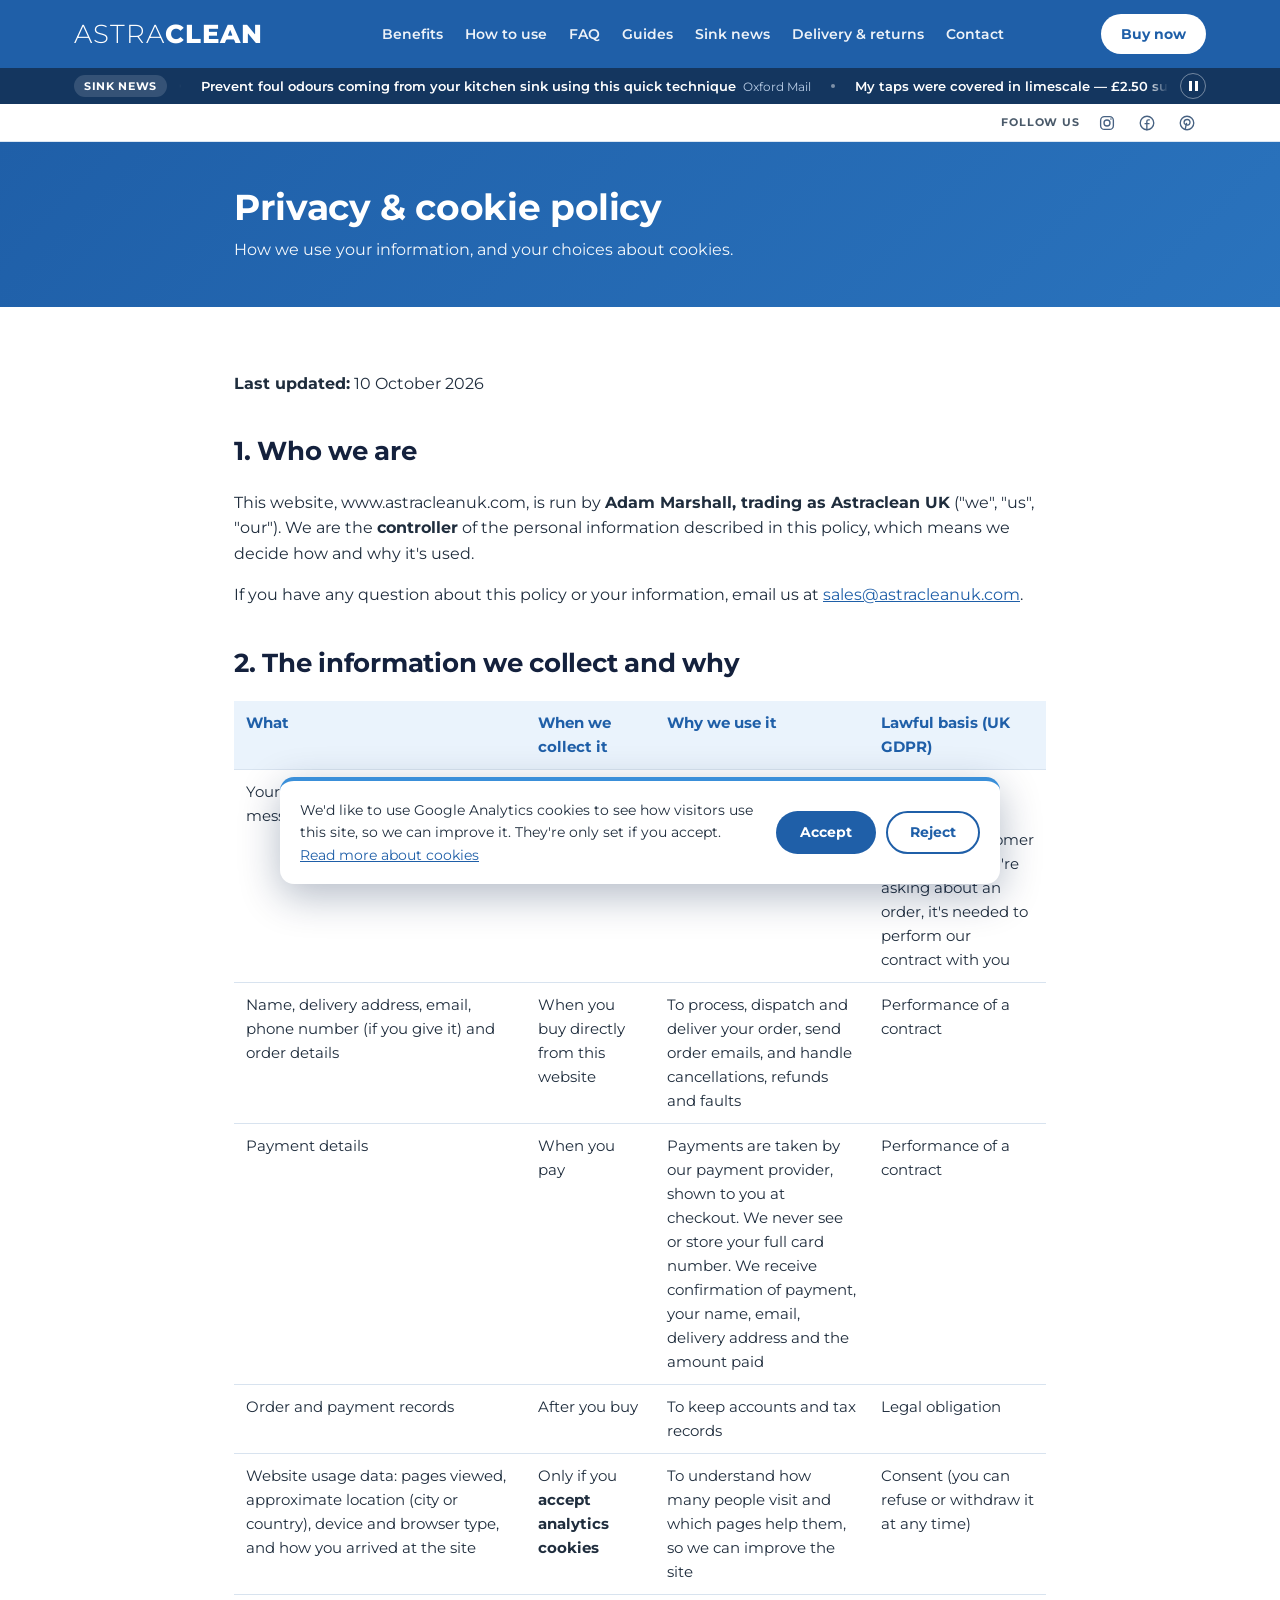
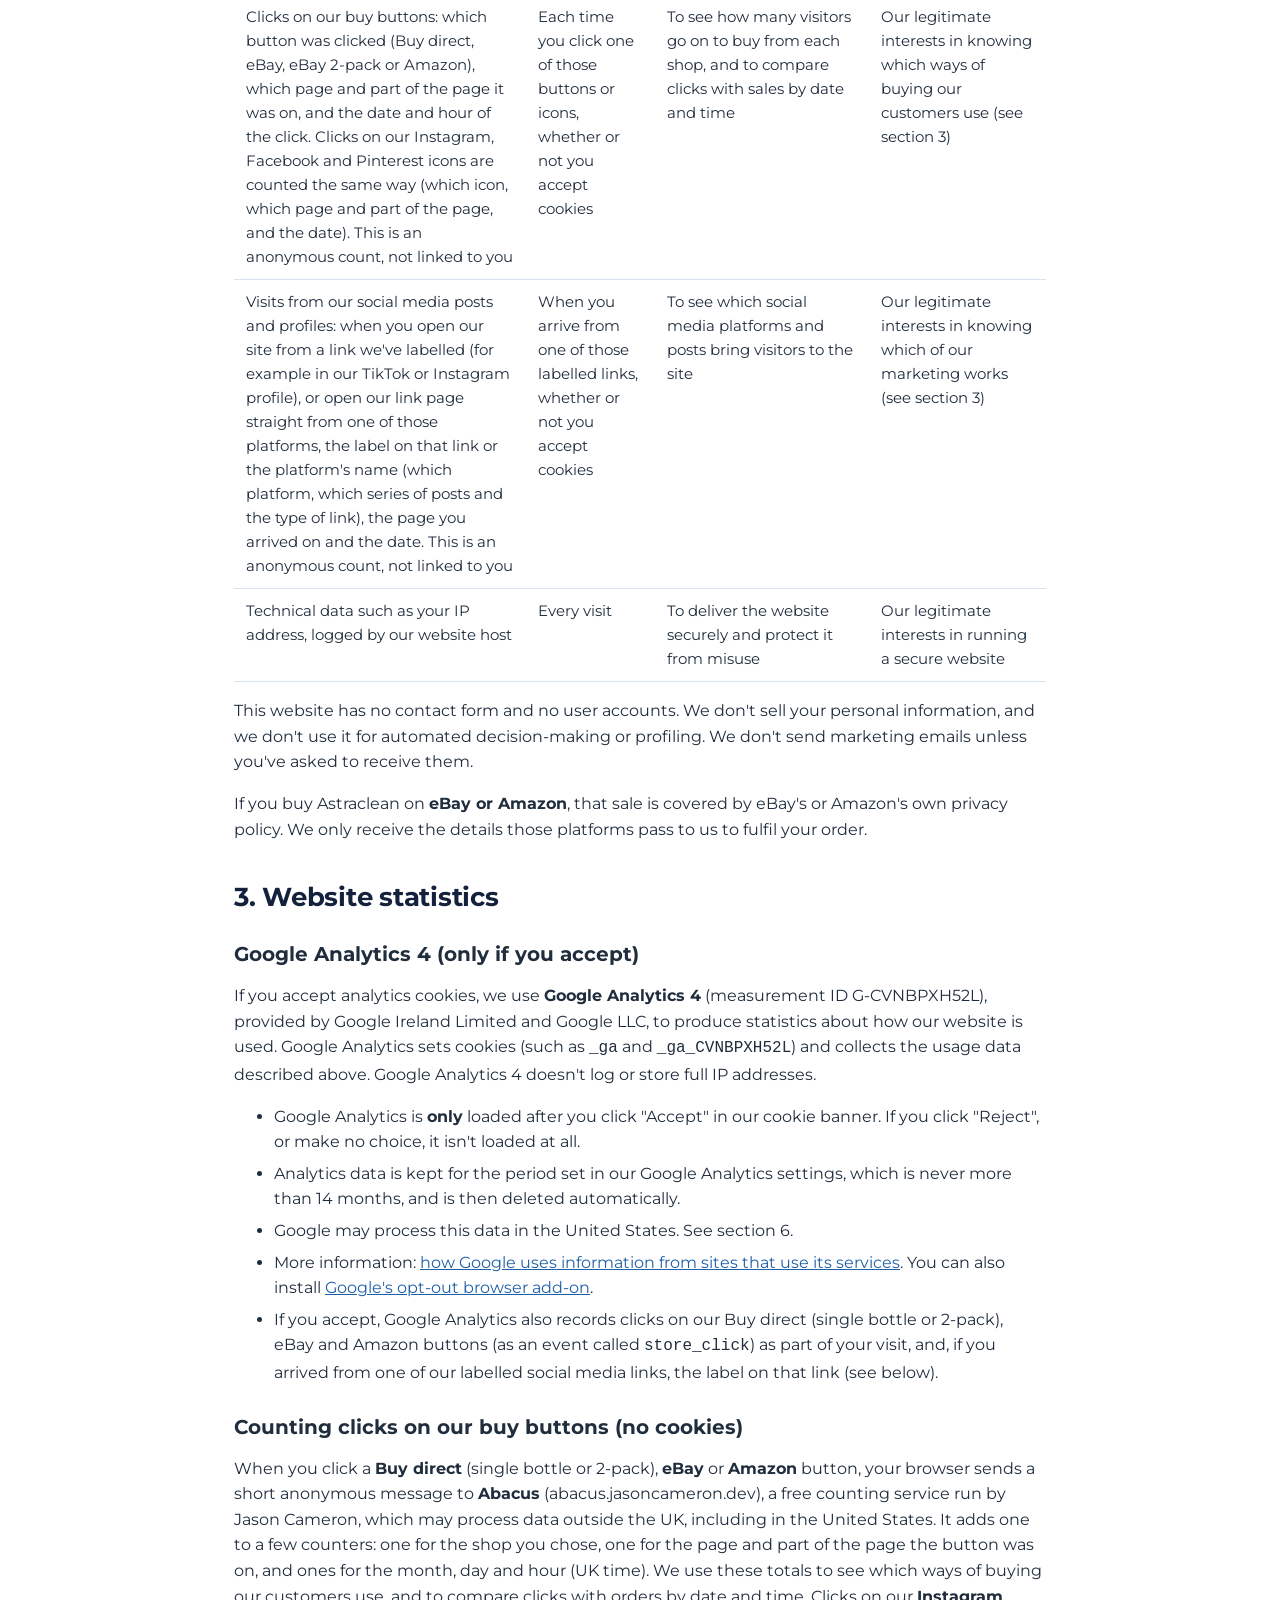
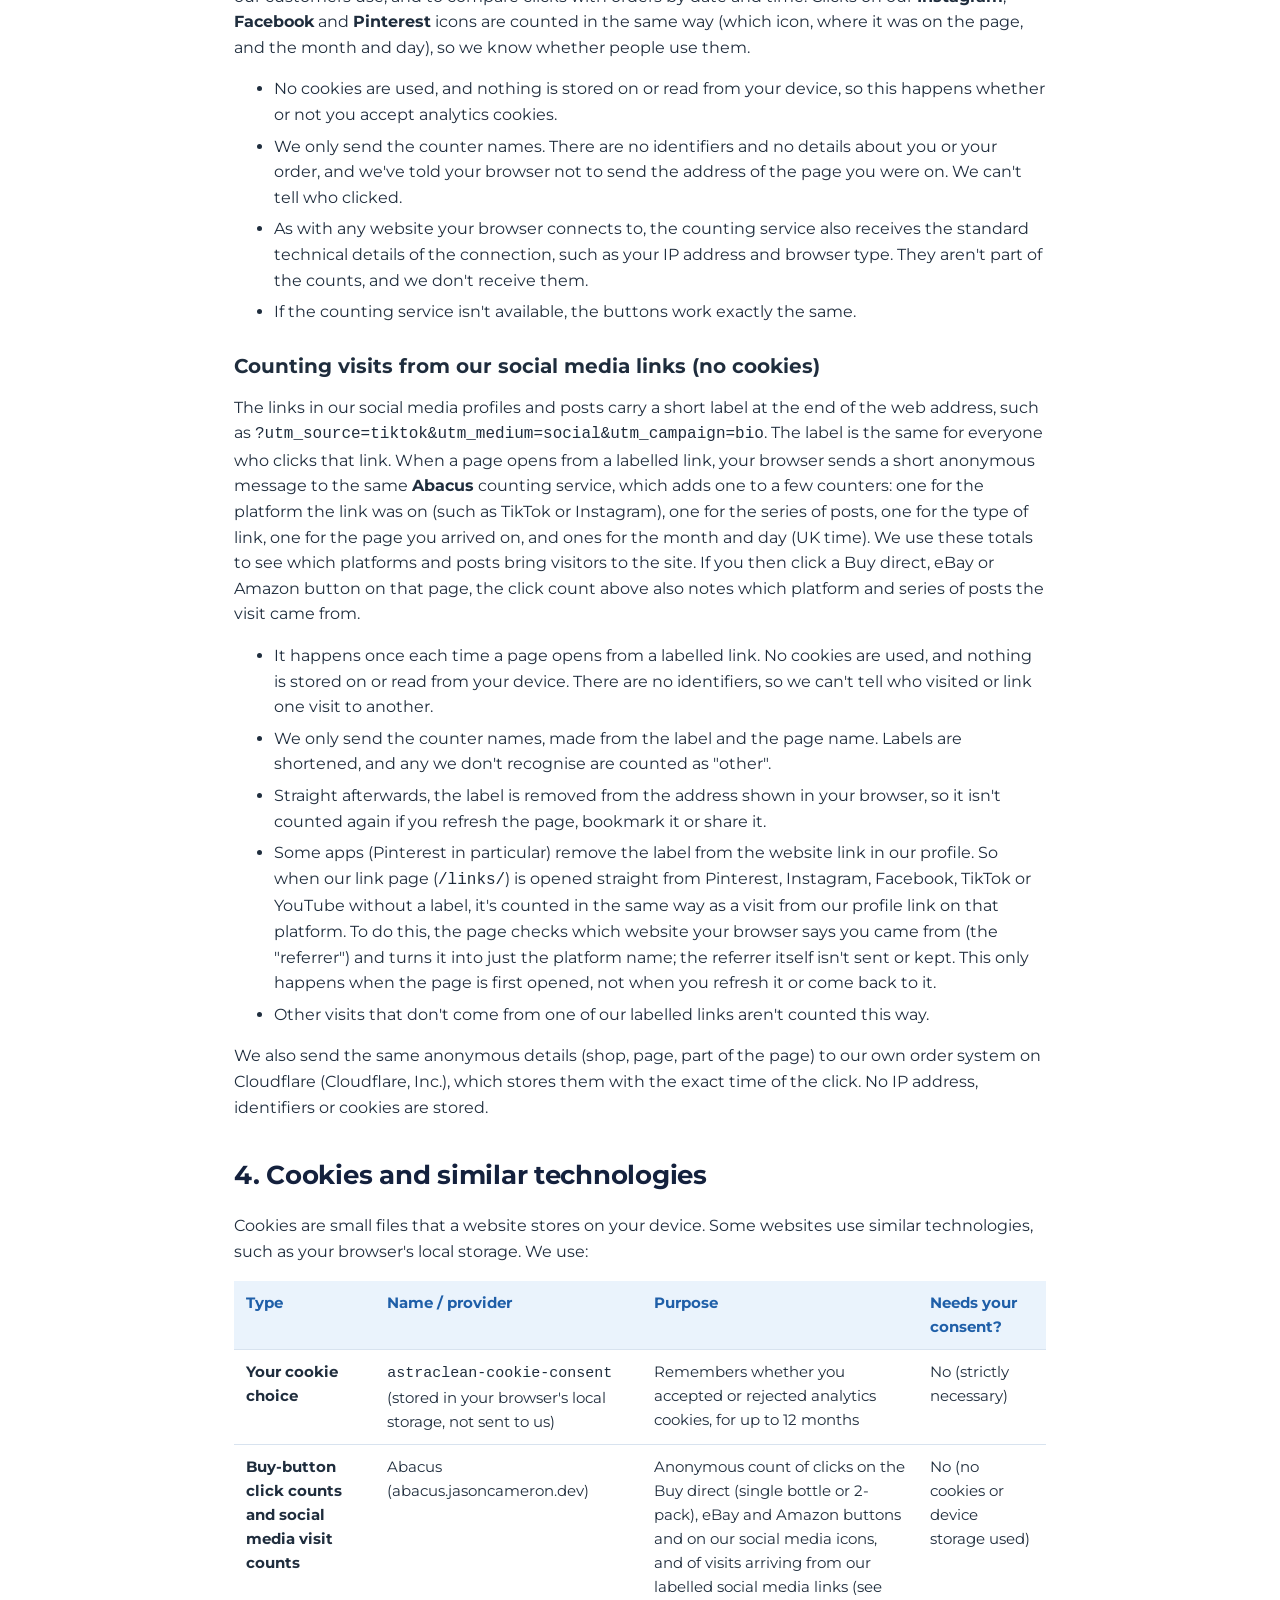
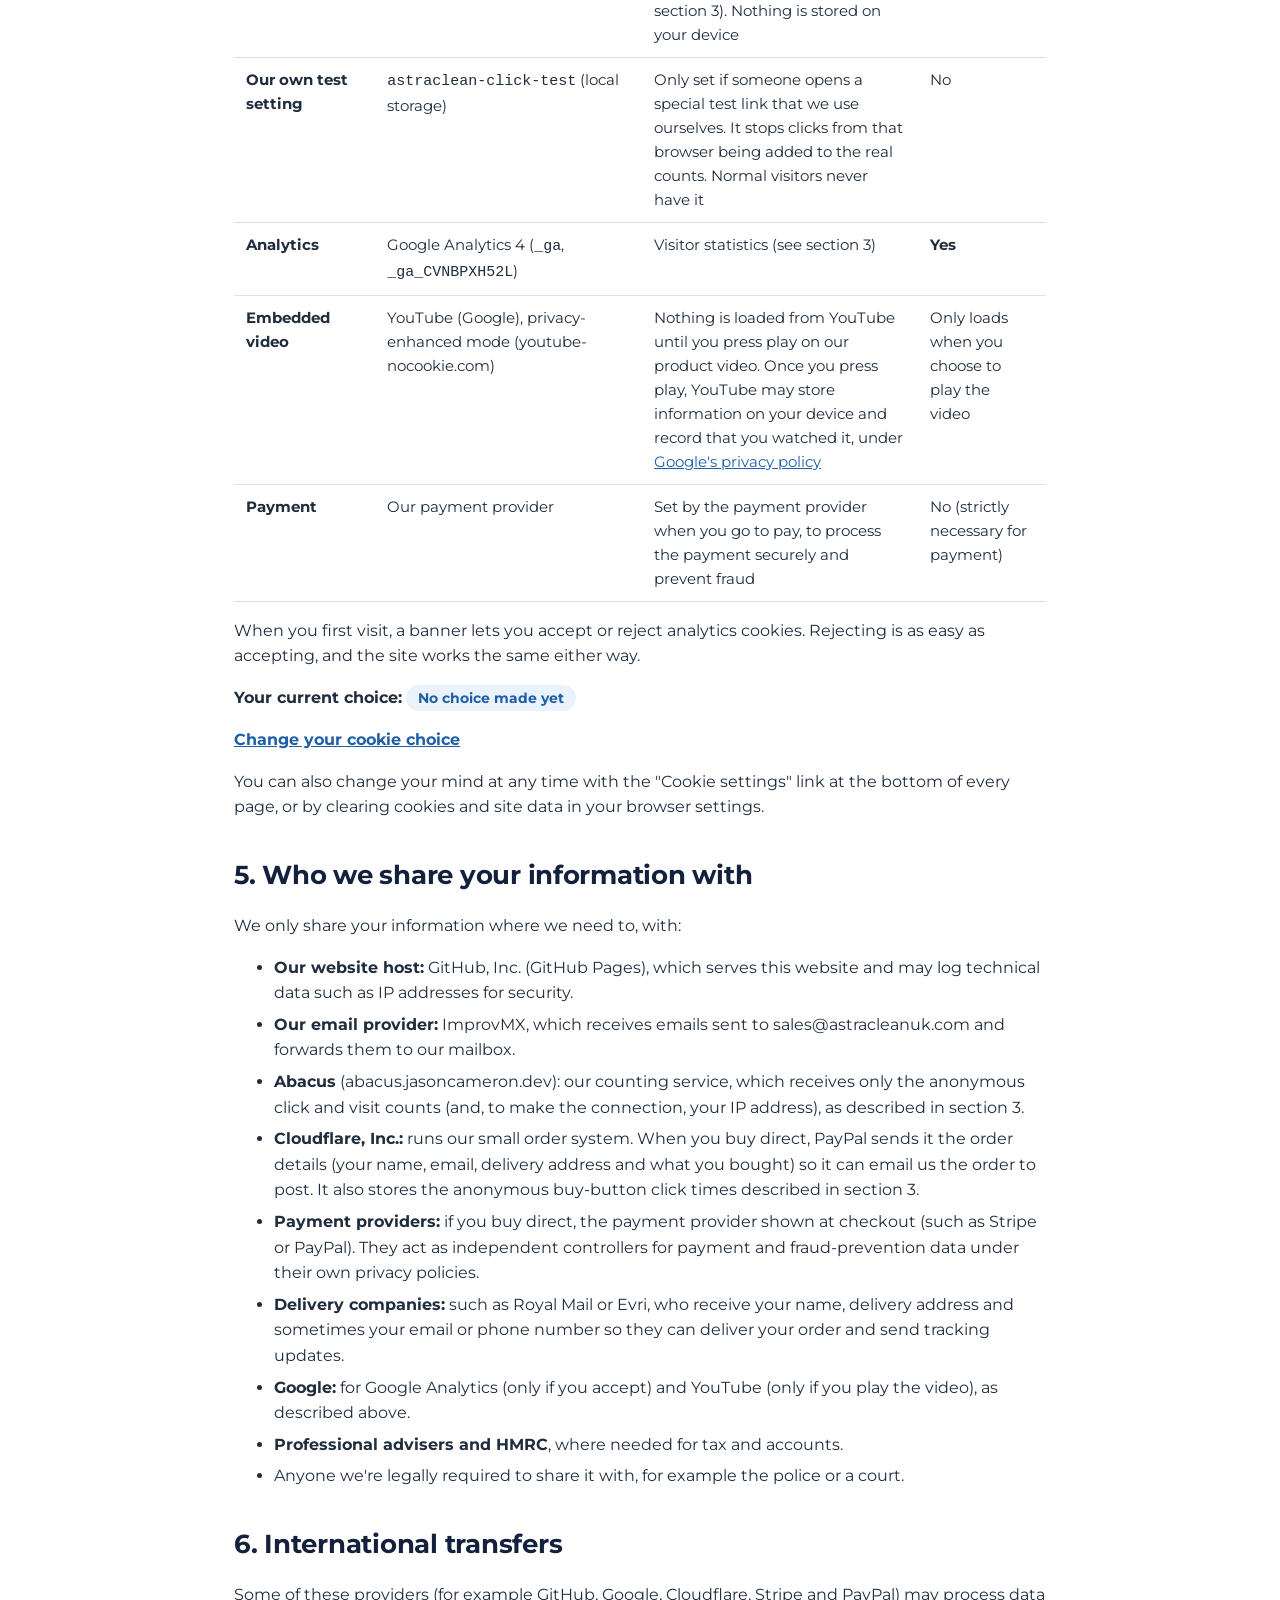
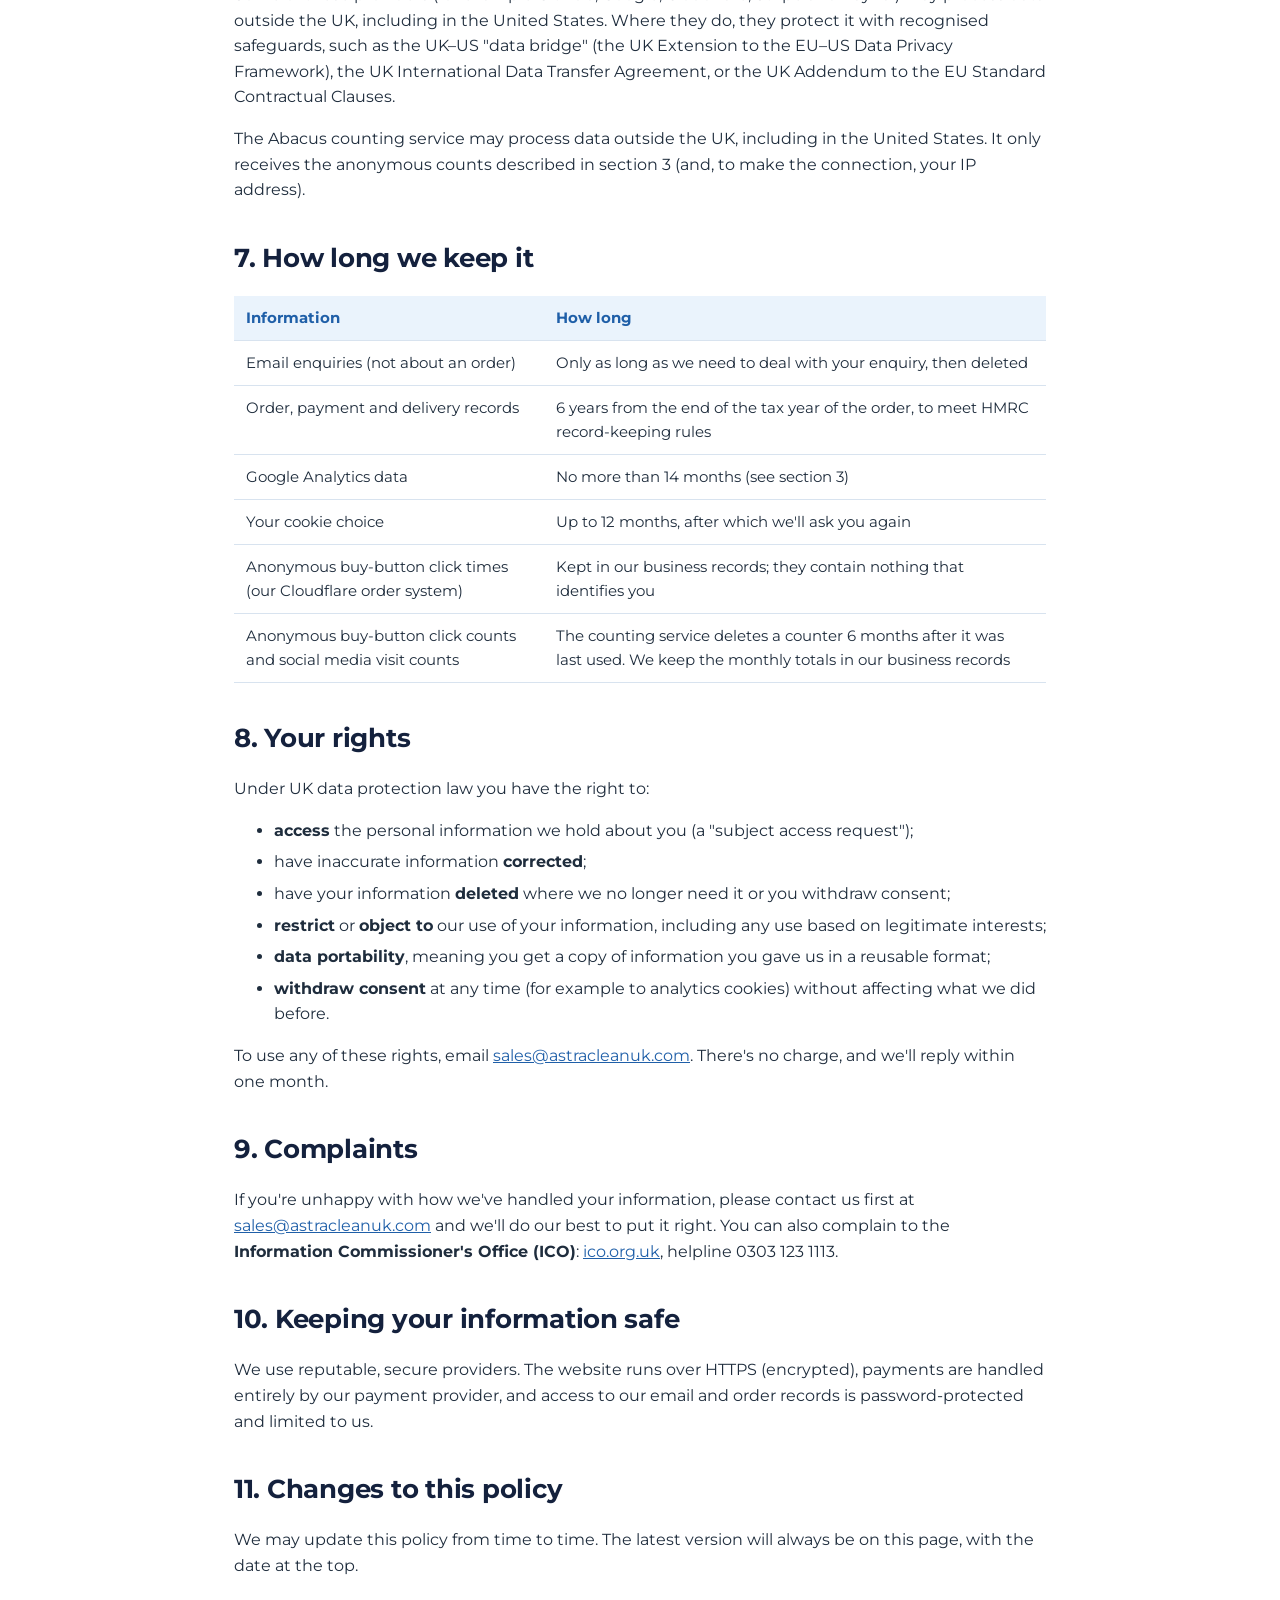
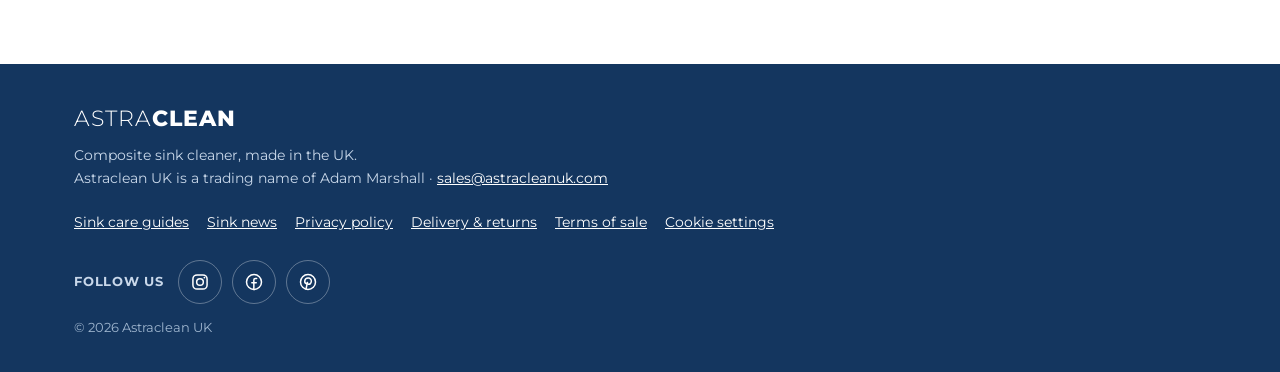
<file: privacy.html>
<!DOCTYPE html>
<html lang="en-GB">
<head>
<meta charset="utf-8">
<meta name="viewport" content="width=device-width, initial-scale=1">
<title>Privacy &amp; Cookie Policy | Astraclean UK</title>
<meta name="description" content="How Astraclean UK uses your personal information and cookies, including Google Analytics (only with your consent), and how to change your cookie choice.">
<link rel="canonical" href="https://www.astracleanuk.com/privacy.html">
<meta name="theme-color" content="#1f5fa8">
<link rel="icon" href="/favicon.ico" sizes="48x48">
<link rel="icon" href="/favicon.svg" type="image/svg+xml">
<link rel="apple-touch-icon" href="/apple-touch-icon.png">
<link rel="manifest" href="/site.webmanifest">
<meta property="og:type" content="website">
<meta property="og:site_name" content="Astraclean UK">
<meta property="og:locale" content="en_GB">
<meta property="og:title" content="Privacy &amp; Cookie Policy | Astraclean UK">
<meta property="og:description" content="How Astraclean UK uses your personal information and cookies, including Google Analytics (only with your consent), and how to change your cookie choice.">
<meta property="og:url" content="https://www.astracleanuk.com/privacy.html">
<meta property="og:image" content="https://www.astracleanuk.com/assets/img/og-image.jpg">
<meta property="og:image:width" content="1200">
<meta property="og:image:height" content="630">
<meta property="og:image:alt" content="Astraclean composite sink cleaner 500ml bottle on a blue background">
<meta name="twitter:card" content="summary_large_image">
<meta name="twitter:title" content="Privacy &amp; Cookie Policy | Astraclean UK">
<meta name="twitter:description" content="How Astraclean UK uses your personal information and cookies, including Google Analytics (only with your consent), and how to change your cookie choice.">
<meta name="twitter:image" content="https://www.astracleanuk.com/assets/img/og-image.jpg">
<meta name="twitter:image:alt" content="Astraclean composite sink cleaner 500ml bottle on a blue background">
<link rel="preload" href="/assets/fonts/montserrat-latin-var.woff2" as="font" type="font/woff2" crossorigin>
<!-- Sink news ticker: critical layout inline so it is always a thin one-line bar, even if an old styles.css is cached. Full styles in styles.css (loaded after, so it wins). -->
<style id="nt-critical">.news-ticker{background:#14365f;color:#fff;height:36px;overflow:hidden;font-size:13px;line-height:1.3}.nt-wrap{display:flex;align-items:center;gap:10px;height:36px;overflow:hidden}.nt-label{flex:none;color:#fff;text-decoration:none;font-weight:700;white-space:nowrap}.nt-viewport{flex:1 1 auto;min-width:0;overflow:hidden}.nt-track{display:flex;flex-wrap:nowrap;width:max-content;animation:nt-scroll var(--nt-dur,60s) linear infinite}.nt-list{display:flex;flex-wrap:nowrap;flex:none;list-style:none;margin:0;padding:0}.nt-list li{list-style:none;white-space:nowrap;padding:0 22px}.nt-list a{color:#fff;text-decoration:none}@keyframes nt-scroll{from{transform:translateX(0)}to{transform:translateX(-50%)}}.news-ticker:hover .nt-track,.news-ticker:focus-within .nt-track,.news-ticker.is-paused .nt-track{animation-play-state:paused}@media (prefers-reduced-motion:reduce){.nt-track{animation:none}.nt-list[aria-hidden]{display:none}}</style>
<link rel="stylesheet" href="/assets/css/styles.css?v=20261010f">
<script src="/assets/config.js?v=20261009e" defer></script>
<script src="/assets/js/main.js?v=20261102a" defer></script>
</head>
<body>
<a class="skip" href="#main">Skip to content</a>

<header class="site-header"><div class="wrap">
  <a class="logo" href="/" aria-label="Astraclean home"><span>ASTRA</span><b>CLEAN</b></a>
  <nav class="site-nav" aria-label="Main"><a href="/#benefits">Benefits</a><a href="/#how-to-use">How to use</a><a href="/#faq">FAQ</a><a href="/guides/">Guides</a><a href="/news/">Sink news</a><a href="/delivery-returns.html">Delivery &amp; returns</a><a href="/#contact">Contact</a></nav>
  <a class="btn btn-white btn-sm" href="/#buy">Buy now</a>
</div></header>
<aside class="news-ticker" aria-label="Latest sink news" data-news-ticker><div class="wrap nt-wrap">
  <a class="nt-label" href="/news/">Sink news</a>
  <!--NEWS-TICKER:START--><div class="nt-viewport"><div class="nt-track" style="--nt-dur:67s"><ul class="nt-list"><li><a href="https://news.google.com/rss/articles/[base64]?oc=5" target="_blank" rel="noopener">Prevent foul odours coming from your kitchen sink using this quick technique</a> <span class="nt-src">Oxford Mail</span></li><li><a href="https://news.google.com/rss/articles/[base64]?oc=5" target="_blank" rel="noopener">My taps were covered in limescale — £2.50 supermarket spray made them gleam in minutes</a> <span class="nt-src">Mirror</span></li><li><a href="https://www.kbbreview.com/88403/products/new-in-kitchens/blanco-lavin-and-vion/" target="_blank" rel="noopener">Blanco LAVIN and VION</a> <span class="nt-src">kbbreview</span></li><li><a href="https://news.google.com/rss/articles/[base64]?oc=5" target="_blank" rel="noopener">Stubborn limescale will dissolve and not come back when wiped with cheap household item</a> <span class="nt-src">Daily Express</span></li></ul><ul class="nt-list" aria-hidden="true"><li><a href="https://news.google.com/rss/articles/[base64]?oc=5" target="_blank" rel="noopener" tabindex="-1">Prevent foul odours coming from your kitchen sink using this quick technique</a> <span class="nt-src">Oxford Mail</span></li><li><a href="https://news.google.com/rss/articles/[base64]?oc=5" target="_blank" rel="noopener" tabindex="-1">My taps were covered in limescale — £2.50 supermarket spray made them gleam in minutes</a> <span class="nt-src">Mirror</span></li><li><a href="https://www.kbbreview.com/88403/products/new-in-kitchens/blanco-lavin-and-vion/" target="_blank" rel="noopener" tabindex="-1">Blanco LAVIN and VION</a> <span class="nt-src">kbbreview</span></li><li><a href="https://news.google.com/rss/articles/[base64]?oc=5" target="_blank" rel="noopener" tabindex="-1">Stubborn limescale will dissolve and not come back when wiped with cheap household item</a> <span class="nt-src">Daily Express</span></li></ul></div></div><!--NEWS-TICKER:END-->
  <button type="button" class="nt-toggle" data-nt-toggle aria-pressed="false" hidden><span class="visually-hidden">Pause the news ticker</span><span aria-hidden="true" class="nt-ico"></span></button>
</div></aside>
<div class="top-social" data-placement="top-social"><div class="wrap ts-wrap"><span class="ts-label" aria-hidden="true">Follow us</span><ul class="social-row ts-row" aria-label="Follow Astraclean on social media"><li><a href="https://www.instagram.com/astracleanuk/" target="_blank" rel="noopener" data-social="instagram" aria-label="Astraclean on Instagram (opens in new tab)"><svg viewBox="0 0 24 24" aria-hidden="true" focusable="false"><rect x="3.5" y="3.5" width="17" height="17" rx="5"/><circle cx="12" cy="12" r="4"/><circle cx="17.3" cy="6.7" r="1.1" fill="currentColor" stroke="none"/></svg></a></li><li><a href="https://www.facebook.com/profile.php?id=61594942663710" target="_blank" rel="noopener" data-social="facebook" aria-label="Astraclean UK on Facebook (opens in new tab)"><svg viewBox="0 0 24 24" aria-hidden="true" focusable="false"><circle cx="12" cy="12" r="9"/><path d="M15.2 7.8h-1.5c-1.2 0-1.9.7-1.9 1.9V21"/><path d="M9.4 12.9h5.3"/></svg></a></li><li><a href="https://www.pinterest.com/astracleanuk/" target="_blank" rel="noopener" data-social="pinterest" aria-label="Astraclean on Pinterest (opens in new tab)"><svg viewBox="0 0 24 24" aria-hidden="true" focusable="false"><circle cx="12" cy="12" r="9"/><path d="M11.3 12.6 9.6 20.6"/><path d="M10.3 14.2c-1.6-.5-2.4-1.8-2.2-3.4.3-2.2 2.2-3.6 4.3-3.5 2.2.1 3.7 1.7 3.6 3.8-.1 2.4-1.8 4-3.6 3.6-.8-.2-1.2-.8-1.1-1.5"/></svg></a></li></ul></div></div>

<main id="main">
<section class="page-hero"><div class="wrap narrow"><h1>Privacy &amp; cookie policy</h1><p>How we use your information, and your choices about cookies.</p></div></section>
<div class="wrap narrow prose">
<p><strong>Last updated:</strong> 10 October 2026</p>
<!-- TODO(Adam): update the "Last updated" date whenever this policy changes. -->

<h2 id="who">1. Who we are</h2>
<p>This website, www.astracleanuk.com, is run by <strong>Adam Marshall, trading as Astraclean UK</strong> ("we", "us", "our"). We are the <strong>controller</strong> of the personal information described in this policy, which means we decide how and why it's used.</p>
<!-- TODO(Adam): add the business postal address and, if you've paid the ICO data protection fee, your ICO registration number. -->
<p>If you have any question about this policy or your information, email us at <a href="mailto:sales@astracleanuk.com">sales@astracleanuk.com</a>.</p>

<h2 id="collect">2. The information we collect and why</h2>
<div class="table-wrap"><table>
<thead><tr><th scope="col">What</th><th scope="col">When we collect it</th><th scope="col">Why we use it</th><th scope="col">Lawful basis (UK GDPR)</th></tr></thead>
<tbody>
<tr><td>Your name, email address and message</td><td>When you email us</td><td>To reply to you and deal with your enquiry</td><td>Our legitimate interests in answering customer questions. If you're asking about an order, it's needed to perform our contract with you</td></tr>
<tr><td>Name, delivery address, email, phone number (if you give it) and order details</td><td>When you buy directly from this website</td><td>To process, dispatch and deliver your order, send order emails, and handle cancellations, refunds and faults</td><td>Performance of a contract</td></tr>
<tr><td>Payment details</td><td>When you pay</td><td>Payments are taken by our payment provider, shown to you at checkout. We never see or store your full card number. We receive confirmation of payment, your name, email, delivery address and the amount paid</td><td>Performance of a contract</td></tr>
<tr><td>Order and payment records</td><td>After you buy</td><td>To keep accounts and tax records</td><td>Legal obligation</td></tr>
<tr><td>Website usage data: pages viewed, approximate location (city or country), device and browser type, and how you arrived at the site</td><td>Only if you <strong>accept analytics cookies</strong></td><td>To understand how many people visit and which pages help them, so we can improve the site</td><td>Consent (you can refuse or withdraw it at any time)</td></tr>
<tr><td>Clicks on our buy buttons: which button was clicked (Buy direct, eBay, eBay 2-pack or Amazon), which page and part of the page it was on, and the date and hour of the click. Clicks on our Instagram, Facebook and Pinterest icons are counted the same way (which icon, which page and part of the page, and the date). This is an anonymous count, not linked to you</td><td>Each time you click one of those buttons or icons, whether or not you accept cookies</td><td>To see how many visitors go on to buy from each shop, and to compare clicks with sales by date and time</td><td>Our legitimate interests in knowing which ways of buying our customers use (see section 3)</td></tr>
<tr><td>Visits from our social media posts and profiles: when you open our site from a link we've labelled (for example in our TikTok or Instagram profile), or open our link page straight from one of those platforms, the label on that link or the platform's name (which platform, which series of posts and the type of link), the page you arrived on and the date. This is an anonymous count, not linked to you</td><td>When you arrive from one of those labelled links, whether or not you accept cookies</td><td>To see which social media platforms and posts bring visitors to the site</td><td>Our legitimate interests in knowing which of our marketing works (see section 3)</td></tr>
<tr><td>Technical data such as your IP address, logged by our website host</td><td>Every visit</td><td>To deliver the website securely and protect it from misuse</td><td>Our legitimate interests in running a secure website</td></tr>
</tbody></table></div>
<p>This website has no contact form and no user accounts. We don't sell your personal information, and we don't use it for automated decision-making or profiling. We don't send marketing emails unless you've asked to receive them.</p>
<p>If you buy Astraclean on <strong>eBay or Amazon</strong>, that sale is covered by eBay's or Amazon's own privacy policy. We only receive the details those platforms pass to us to fulfil your order.</p>

<h2 id="analytics">3. Website statistics</h2>
<h3>Google Analytics 4 (only if you accept)</h3>
<p>If you accept analytics cookies, we use <strong>Google Analytics 4</strong> (measurement ID G-CVNBPXH52L), provided by Google Ireland Limited and Google LLC, to produce statistics about how our website is used. Google Analytics sets cookies (such as <code>_ga</code> and <code>_ga_CVNBPXH52L</code>) and collects the usage data described above. Google Analytics 4 doesn't log or store full IP addresses.</p>
<ul>
<li>Google Analytics is <strong>only</strong> loaded after you click "Accept" in our cookie banner. If you click "Reject", or make no choice, it isn't loaded at all.</li>
<!-- TODO(Adam): check GA4 Admin → Data collection → Data retention (2 or 14 months) and state the exact period here. -->
<li>Analytics data is kept for the period set in our Google Analytics settings, which is never more than 14 months, and is then deleted automatically.</li>
<li>Google may process this data in the United States. See section 6.</li>
<li>More information: <a href="https://policies.google.com/technologies/partner-sites" target="_blank" rel="noopener">how Google uses information from sites that use its services</a>. You can also install <a href="https://tools.google.com/dlpage/gaoptout" target="_blank" rel="noopener">Google's opt-out browser add-on</a>.</li>
<li>If you accept, Google Analytics also records clicks on our Buy direct (single bottle or 2-pack), eBay and Amazon buttons (as an event called <code>store_click</code>) as part of your visit, and, if you arrived from one of our labelled social media links, the label on that link (see below).</li>
</ul>
<h3 id="click-counting">Counting clicks on our buy buttons (no cookies)</h3>
<p>When you click a <strong>Buy direct</strong> (single bottle or 2-pack), <strong>eBay</strong> or <strong>Amazon</strong> button, your browser sends a short anonymous message to <strong>Abacus</strong> (abacus.jasoncameron.dev), a free counting service run by Jason Cameron, which may process data outside the UK, including in the United States. It adds one to a few counters: one for the shop you chose, one for the page and part of the page the button was on, and ones for the month, day and hour (UK time). We use these totals to see which ways of buying our customers use, and to compare clicks with orders by date and time. Clicks on our <strong>Instagram</strong>, <strong>Facebook</strong> and <strong>Pinterest</strong> icons are counted in the same way (which icon, where it was on the page, and the month and day), so we know whether people use them.</p>
<ul>
<li>No cookies are used, and nothing is stored on or read from your device, so this happens whether or not you accept analytics cookies.</li>
<li>We only send the counter names. There are no identifiers and no details about you or your order, and we've told your browser not to send the address of the page you were on. We can't tell who clicked.</li>
<li>As with any website your browser connects to, the counting service also receives the standard technical details of the connection, such as your IP address and browser type. They aren't part of the counts, and we don't receive them.</li>
<li>If the counting service isn't available, the buttons work exactly the same.</li>
</ul>
<h3 id="landing-counting">Counting visits from our social media links (no cookies)</h3>
<p>The links in our social media profiles and posts carry a short label at the end of the web address, such as <code>?utm_source=tiktok&amp;utm_medium=social&amp;utm_campaign=bio</code>. The label is the same for everyone who clicks that link. When a page opens from a labelled link, your browser sends a short anonymous message to the same <strong>Abacus</strong> counting service, which adds one to a few counters: one for the platform the link was on (such as TikTok or Instagram), one for the series of posts, one for the type of link, one for the page you arrived on, and ones for the month and day (UK time). We use these totals to see which platforms and posts bring visitors to the site. If you then click a Buy direct, eBay or Amazon button on that page, the click count above also notes which platform and series of posts the visit came from.</p>
<ul>
<li>It happens once each time a page opens from a labelled link. No cookies are used, and nothing is stored on or read from your device. There are no identifiers, so we can't tell who visited or link one visit to another.</li>
<li>We only send the counter names, made from the label and the page name. Labels are shortened, and any we don't recognise are counted as "other".</li>
<li>Straight afterwards, the label is removed from the address shown in your browser, so it isn't counted again if you refresh the page, bookmark it or share it.</li>
<li>Some apps (Pinterest in particular) remove the label from the website link in our profile. So when our link page (<code>/links/</code>) is opened straight from Pinterest, Instagram, Facebook, TikTok or YouTube without a label, it's counted in the same way as a visit from our profile link on that platform. To do this, the page checks which website your browser says you came from (the "referrer") and turns it into just the platform name; the referrer itself isn't sent or kept. This only happens when the page is first opened, not when you refresh it or come back to it.</li>
<li>Other visits that don't come from one of our labelled links aren't counted this way.</li>
</ul>
<p>We also send the same anonymous details (shop, page, part of the page) to our own order system on Cloudflare (Cloudflare, Inc.), which stores them with the exact time of the click. No IP address, identifiers or cookies are stored.</p>

<h2 id="cookies">4. Cookies and similar technologies</h2>
<p>Cookies are small files that a website stores on your device. Some websites use similar technologies, such as your browser's local storage. We use:</p>
<div class="table-wrap"><table>
<thead><tr><th scope="col">Type</th><th scope="col">Name / provider</th><th scope="col">Purpose</th><th scope="col">Needs your consent?</th></tr></thead>
<tbody>
<tr><td><strong>Your cookie choice</strong></td><td><code>astraclean-cookie-consent</code> (stored in your browser's local storage, not sent to us)</td><td>Remembers whether you accepted or rejected analytics cookies, for up to 12 months</td><td>No (strictly necessary)</td></tr>
<tr><td><strong>Buy-button click counts and social media visit counts</strong></td><td>Abacus (abacus.jasoncameron.dev)</td><td>Anonymous count of clicks on the Buy direct (single bottle or 2-pack), eBay and Amazon buttons and on our social media icons, and of visits arriving from our labelled social media links (see section 3). Nothing is stored on your device</td><td>No (no cookies or device storage used)</td></tr>
<tr><td><strong>Our own test setting</strong></td><td><code>astraclean-click-test</code> (local storage)</td><td>Only set if someone opens a special test link that we use ourselves. It stops clicks from that browser being added to the real counts. Normal visitors never have it</td><td>No</td></tr>
<tr><td><strong>Analytics</strong></td><td>Google Analytics 4 (<code>_ga</code>, <code>_ga_CVNBPXH52L</code>)</td><td>Visitor statistics (see section 3)</td><td><strong>Yes</strong></td></tr>
<tr><td><strong>Embedded video</strong></td><td>YouTube (Google), privacy-enhanced mode (youtube-nocookie.com)</td><td>Nothing is loaded from YouTube until you press play on our product video. Once you press play, YouTube may store information on your device and record that you watched it, under <a href="https://policies.google.com/privacy" target="_blank" rel="noopener">Google's privacy policy</a></td><td>Only loads when you choose to play the video</td></tr>
<tr><td><strong>Payment</strong></td><td>Our payment provider</td><td>Set by the payment provider when you go to pay, to process the payment securely and prevent fraud</td><td>No (strictly necessary for payment)</td></tr>
</tbody></table></div>
<p>When you first visit, a banner lets you accept or reject analytics cookies. Rejecting is as easy as accepting, and the site works the same either way.</p>
<p id="cookie-settings"><strong>Your current choice:</strong> <span class="status" data-consent-status>Needs JavaScript to show</span></p>
<p data-js-only hidden><button type="button" class="linklike" data-cookie-settings hidden>Change your cookie choice</button></p>
<p>You can also change your mind at any time with the "Cookie settings" link at the bottom of every page, or by clearing cookies and site data in your browser settings.</p>

<h2 id="sharing">5. Who we share your information with</h2>
<p>We only share your information where we need to, with:</p>
<ul>
<li><strong>Our website host:</strong> GitHub, Inc. (GitHub Pages), which serves this website and may log technical data such as IP addresses for security.</li>
<li><strong>Our email provider:</strong> ImprovMX, which receives emails sent to sales@astracleanuk.com and forwards them to our mailbox.</li>
<li><strong>Abacus</strong> (abacus.jasoncameron.dev): our counting service, which receives only the anonymous click and visit counts (and, to make the connection, your IP address), as described in section 3.</li>
<li><strong>Cloudflare, Inc.:</strong> runs our small order system. When you buy direct, PayPal sends it the order details (your name, email, delivery address and what you bought) so it can email us the order to post. It also stores the anonymous buy-button click times described in section 3.</li>
<li><strong>Payment providers:</strong> if you buy direct, the payment provider shown at checkout (such as Stripe or PayPal). They act as independent controllers for payment and fraud-prevention data under their own privacy policies.</li>
<li><strong>Delivery companies:</strong> such as Royal Mail or Evri, who receive your name, delivery address and sometimes your email or phone number so they can deliver your order and send tracking updates.</li>
<li><strong>Google:</strong> for Google Analytics (only if you accept) and YouTube (only if you play the video), as described above.</li>
<li><strong>Professional advisers and HMRC</strong>, where needed for tax and accounts.</li>
<li>Anyone we're legally required to share it with, for example the police or a court.</li>
</ul>

<h2 id="transfers">6. International transfers</h2>
<p>Some of these providers (for example GitHub, Google, Cloudflare, Stripe and PayPal) may process data outside the UK, including in the United States. Where they do, they protect it with recognised safeguards, such as the UK–US "data bridge" (the UK Extension to the EU–US Data Privacy Framework), the UK International Data Transfer Agreement, or the UK Addendum to the EU Standard Contractual Clauses.</p>
<p>The Abacus counting service may process data outside the UK, including in the United States. It only receives the anonymous counts described in section 3 (and, to make the connection, your IP address).</p>

<h2 id="retention">7. How long we keep it</h2>
<div class="table-wrap"><table>
<thead><tr><th scope="col">Information</th><th scope="col">How long</th></tr></thead>
<tbody>
<!-- TODO(Adam): if you want a fixed period for enquiry emails (suggested: 12 months after the last reply), state it here. -->
<tr><td>Email enquiries (not about an order)</td><td>Only as long as we need to deal with your enquiry, then deleted</td></tr>
<tr><td>Order, payment and delivery records</td><td>6 years from the end of the tax year of the order, to meet HMRC record-keeping rules</td></tr>
<tr><td>Google Analytics data</td><td>No more than 14 months (see section 3)</td></tr>
<tr><td>Your cookie choice</td><td>Up to 12 months, after which we'll ask you again</td></tr>
<tr><td>Anonymous buy-button click times (our Cloudflare order system)</td><td>Kept in our business records; they contain nothing that identifies you</td></tr>
<tr><td>Anonymous buy-button click counts and social media visit counts</td><td>The counting service deletes a counter 6 months after it was last used. We keep the monthly totals in our business records</td></tr>
</tbody></table></div>

<h2 id="rights">8. Your rights</h2>
<p>Under UK data protection law you have the right to:</p>
<ul>
<li><strong>access</strong> the personal information we hold about you (a "subject access request");</li>
<li>have inaccurate information <strong>corrected</strong>;</li>
<li>have your information <strong>deleted</strong> where we no longer need it or you withdraw consent;</li>
<li><strong>restrict</strong> or <strong>object to</strong> our use of your information, including any use based on legitimate interests;</li>
<li><strong>data portability</strong>, meaning you get a copy of information you gave us in a reusable format;</li>
<li><strong>withdraw consent</strong> at any time (for example to analytics cookies) without affecting what we did before.</li>
</ul>
<p>To use any of these rights, email <a href="mailto:sales@astracleanuk.com">sales@astracleanuk.com</a>. There's no charge, and we'll reply within one month.</p>

<h2 id="complaints">9. Complaints</h2>
<p>If you're unhappy with how we've handled your information, please contact us first at <a href="mailto:sales@astracleanuk.com">sales@astracleanuk.com</a> and we'll do our best to put it right. You can also complain to the <strong>Information Commissioner's Office (ICO)</strong>: <a href="https://ico.org.uk/make-a-complaint/" target="_blank" rel="noopener">ico.org.uk</a>, helpline 0303 123 1113.</p>

<h2 id="security">10. Keeping your information safe</h2>
<p>We use reputable, secure providers. The website runs over HTTPS (encrypted), payments are handled entirely by our payment provider, and access to our email and order records is password-protected and limited to us.</p>

<h2 id="changes">11. Changes to this policy</h2>
<p>We may update this policy from time to time. The latest version will always be on this page, with the date at the top.</p>
</div>
</main>

<footer class="site-footer"><div class="wrap">
  <div class="logo"><span>ASTRA</span><b>CLEAN</b></div>
  <p>Composite sink cleaner, made in the UK.<br>
  <!-- TODO(Adam): add the business postal address (and VAT number if VAT-registered) here. -->
  Astraclean UK is a trading name of Adam Marshall · <a href="mailto:sales@astracleanuk.com">sales@astracleanuk.com</a></p>
  <p class="footer-links"><a href="/guides/">Sink care guides</a><a href="/news/">Sink news</a><a href="/privacy.html">Privacy policy</a><a href="/delivery-returns.html">Delivery &amp; returns</a><a href="/terms.html">Terms of sale</a><button type="button" class="linklike" data-cookie-settings hidden>Cookie settings</button></p>
  <div class="follow" data-placement="footer-social"><p class="follow-label" aria-hidden="true">Follow us</p><ul class="social-row" aria-label="Follow Astraclean on social media"><li><a href="https://www.instagram.com/astracleanuk/" target="_blank" rel="noopener" data-social="instagram" aria-label="Astraclean on Instagram (opens in new tab)"><svg viewBox="0 0 24 24" aria-hidden="true" focusable="false"><rect x="3.5" y="3.5" width="17" height="17" rx="5"/><circle cx="12" cy="12" r="4"/><circle cx="17.3" cy="6.7" r="1.1" fill="currentColor" stroke="none"/></svg></a></li><li><a href="https://www.facebook.com/profile.php?id=61594942663710" target="_blank" rel="noopener" data-social="facebook" aria-label="Astraclean UK on Facebook (opens in new tab)"><svg viewBox="0 0 24 24" aria-hidden="true" focusable="false"><circle cx="12" cy="12" r="9"/><path d="M15.2 7.8h-1.5c-1.2 0-1.9.7-1.9 1.9V21"/><path d="M9.4 12.9h5.3"/></svg></a></li><li><a href="https://www.pinterest.com/astracleanuk/" target="_blank" rel="noopener" data-social="pinterest" aria-label="Astraclean on Pinterest (opens in new tab)"><svg viewBox="0 0 24 24" aria-hidden="true" focusable="false"><circle cx="12" cy="12" r="9"/><path d="M11.3 12.6 9.6 20.6"/><path d="M10.3 14.2c-1.6-.5-2.4-1.8-2.2-3.4.3-2.2 2.2-3.6 4.3-3.5 2.2.1 3.7 1.7 3.6 3.8-.1 2.4-1.8 4-3.6 3.6-.8-.2-1.2-.8-1.1-1.5"/></svg></a></li></ul></div>
  <p class="copy">© 2026 Astraclean UK</p>
</div></footer>
</body>
</html>
</file>
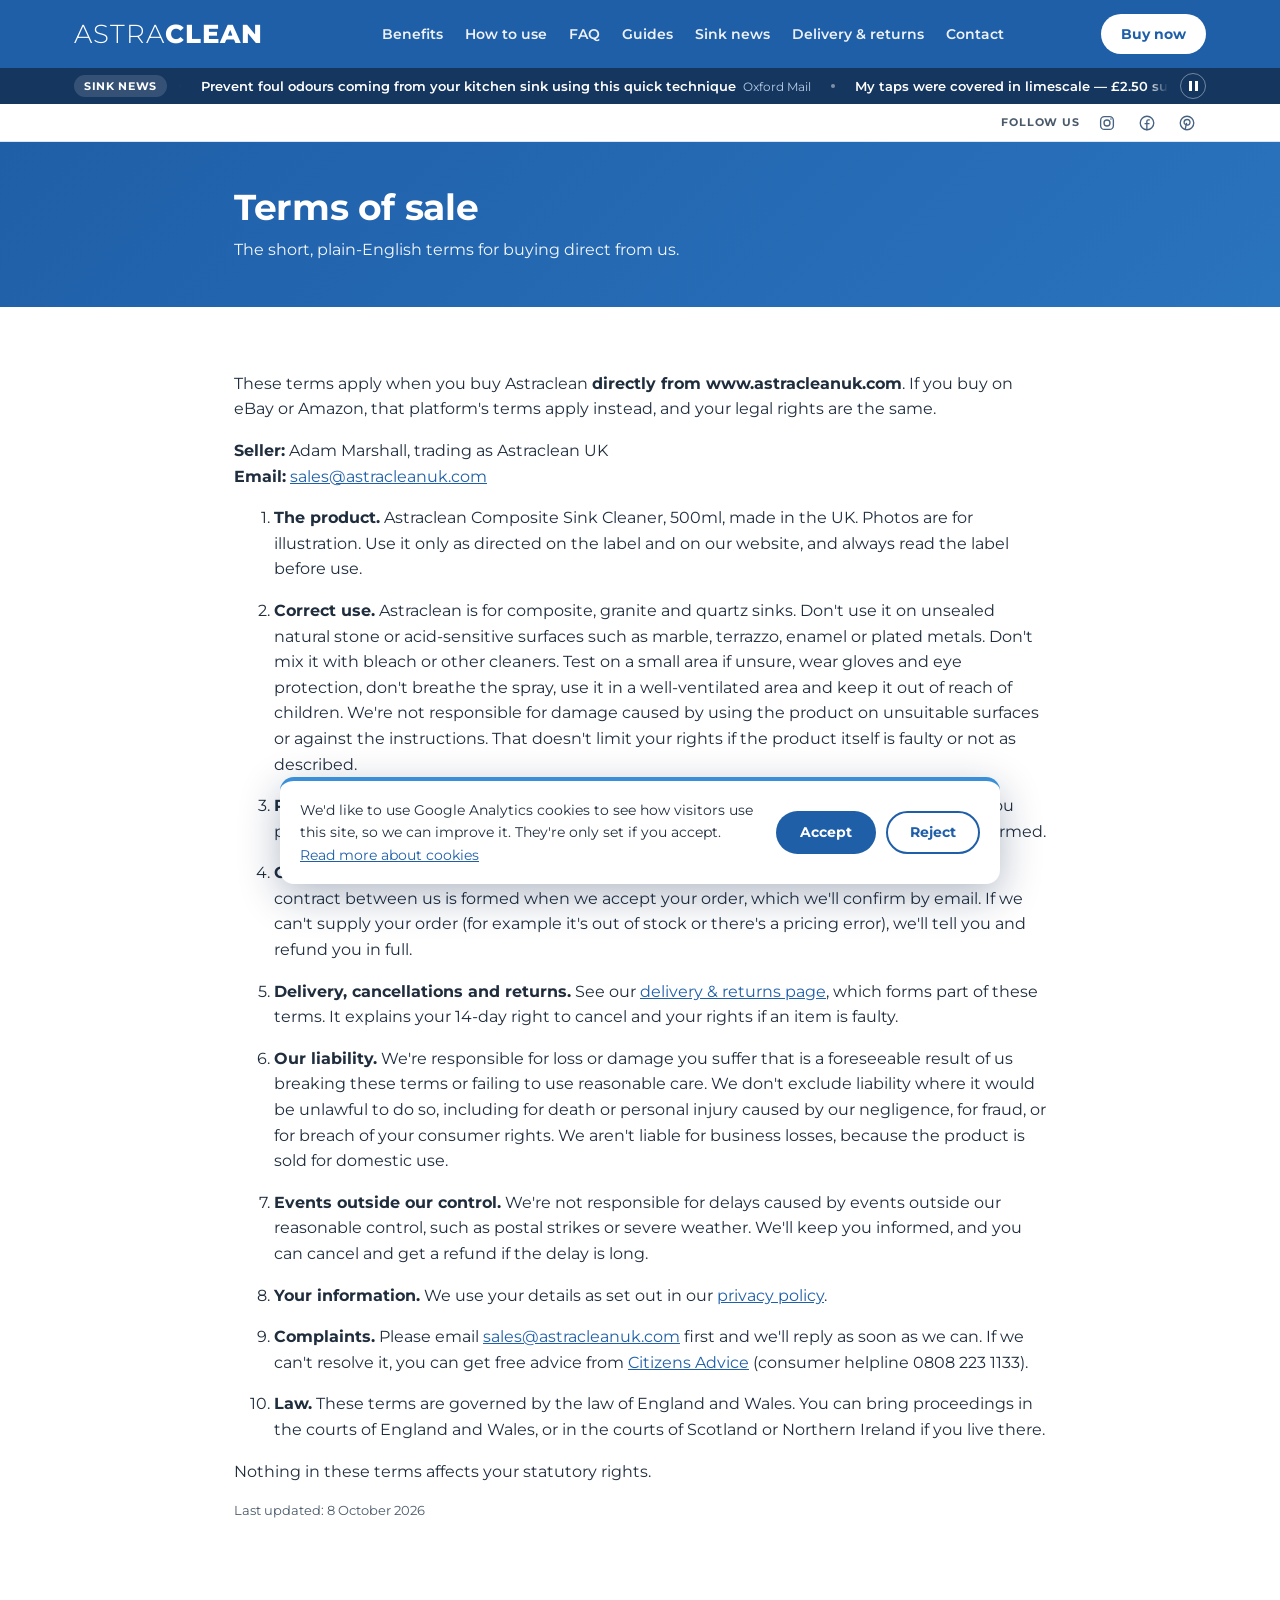
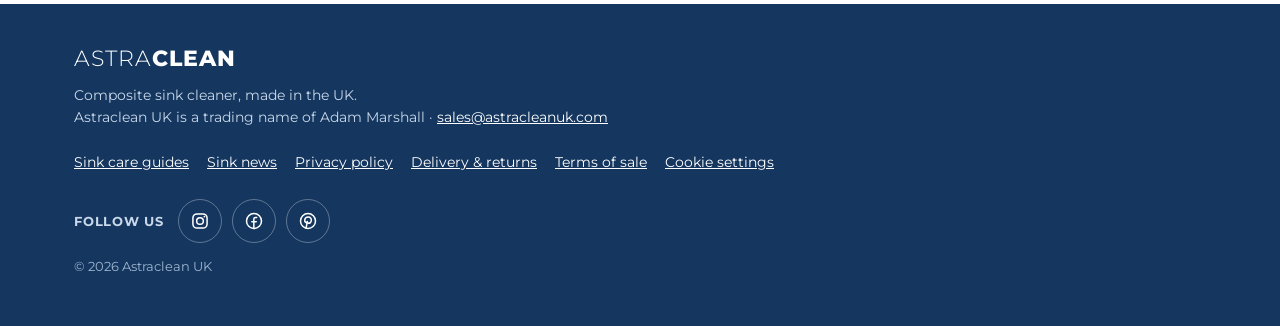
<file: terms.html>
<!DOCTYPE html>
<html lang="en-GB">
<head>
<meta charset="utf-8">
<meta name="viewport" content="width=device-width, initial-scale=1">
<title>Terms of Sale | Astraclean UK</title>
<meta name="description" content="Terms of sale for buying Astraclean composite sink cleaner directly from Astraclean UK: the product, prices, ordering, liability, complaints and governing law.">
<link rel="canonical" href="https://www.astracleanuk.com/terms.html">
<meta name="theme-color" content="#1f5fa8">
<link rel="icon" href="/favicon.ico" sizes="48x48">
<link rel="icon" href="/favicon.svg" type="image/svg+xml">
<link rel="apple-touch-icon" href="/apple-touch-icon.png">
<link rel="manifest" href="/site.webmanifest">
<meta property="og:type" content="website">
<meta property="og:site_name" content="Astraclean UK">
<meta property="og:locale" content="en_GB">
<meta property="og:title" content="Terms of Sale | Astraclean UK">
<meta property="og:description" content="Terms of sale for buying Astraclean composite sink cleaner directly from Astraclean UK: the product, prices, ordering, liability, complaints and governing law.">
<meta property="og:url" content="https://www.astracleanuk.com/terms.html">
<meta property="og:image" content="https://www.astracleanuk.com/assets/img/og-image.jpg">
<meta property="og:image:width" content="1200">
<meta property="og:image:height" content="630">
<meta property="og:image:alt" content="Astraclean composite sink cleaner 500ml bottle on a blue background">
<meta name="twitter:card" content="summary_large_image">
<meta name="twitter:title" content="Terms of Sale | Astraclean UK">
<meta name="twitter:description" content="Terms of sale for buying Astraclean composite sink cleaner directly from Astraclean UK: the product, prices, ordering, liability, complaints and governing law.">
<meta name="twitter:image" content="https://www.astracleanuk.com/assets/img/og-image.jpg">
<meta name="twitter:image:alt" content="Astraclean composite sink cleaner 500ml bottle on a blue background">
<link rel="preload" href="/assets/fonts/montserrat-latin-var.woff2" as="font" type="font/woff2" crossorigin>
<!-- Sink news ticker: critical layout inline so it is always a thin one-line bar, even if an old styles.css is cached. Full styles in styles.css (loaded after, so it wins). -->
<style id="nt-critical">.news-ticker{background:#14365f;color:#fff;height:36px;overflow:hidden;font-size:13px;line-height:1.3}.nt-wrap{display:flex;align-items:center;gap:10px;height:36px;overflow:hidden}.nt-label{flex:none;color:#fff;text-decoration:none;font-weight:700;white-space:nowrap}.nt-viewport{flex:1 1 auto;min-width:0;overflow:hidden}.nt-track{display:flex;flex-wrap:nowrap;width:max-content;animation:nt-scroll var(--nt-dur,60s) linear infinite}.nt-list{display:flex;flex-wrap:nowrap;flex:none;list-style:none;margin:0;padding:0}.nt-list li{list-style:none;white-space:nowrap;padding:0 22px}.nt-list a{color:#fff;text-decoration:none}@keyframes nt-scroll{from{transform:translateX(0)}to{transform:translateX(-50%)}}.news-ticker:hover .nt-track,.news-ticker:focus-within .nt-track,.news-ticker.is-paused .nt-track{animation-play-state:paused}@media (prefers-reduced-motion:reduce){.nt-track{animation:none}.nt-list[aria-hidden]{display:none}}</style>
<link rel="stylesheet" href="/assets/css/styles.css?v=20261010f">
<script src="/assets/config.js?v=20261009e" defer></script>
<script src="/assets/js/main.js?v=20261102a" defer></script>
</head>
<body>
<a class="skip" href="#main">Skip to content</a>

<header class="site-header"><div class="wrap">
  <a class="logo" href="/" aria-label="Astraclean home"><span>ASTRA</span><b>CLEAN</b></a>
  <nav class="site-nav" aria-label="Main"><a href="/#benefits">Benefits</a><a href="/#how-to-use">How to use</a><a href="/#faq">FAQ</a><a href="/guides/">Guides</a><a href="/news/">Sink news</a><a href="/delivery-returns.html">Delivery &amp; returns</a><a href="/#contact">Contact</a></nav>
  <a class="btn btn-white btn-sm" href="/#buy">Buy now</a>
</div></header>
<aside class="news-ticker" aria-label="Latest sink news" data-news-ticker><div class="wrap nt-wrap">
  <a class="nt-label" href="/news/">Sink news</a>
  <!--NEWS-TICKER:START--><div class="nt-viewport"><div class="nt-track" style="--nt-dur:67s"><ul class="nt-list"><li><a href="https://news.google.com/rss/articles/[base64]?oc=5" target="_blank" rel="noopener">Prevent foul odours coming from your kitchen sink using this quick technique</a> <span class="nt-src">Oxford Mail</span></li><li><a href="https://news.google.com/rss/articles/[base64]?oc=5" target="_blank" rel="noopener">My taps were covered in limescale — £2.50 supermarket spray made them gleam in minutes</a> <span class="nt-src">Mirror</span></li><li><a href="https://www.kbbreview.com/88403/products/new-in-kitchens/blanco-lavin-and-vion/" target="_blank" rel="noopener">Blanco LAVIN and VION</a> <span class="nt-src">kbbreview</span></li><li><a href="https://news.google.com/rss/articles/[base64]?oc=5" target="_blank" rel="noopener">Stubborn limescale will dissolve and not come back when wiped with cheap household item</a> <span class="nt-src">Daily Express</span></li></ul><ul class="nt-list" aria-hidden="true"><li><a href="https://news.google.com/rss/articles/[base64]?oc=5" target="_blank" rel="noopener" tabindex="-1">Prevent foul odours coming from your kitchen sink using this quick technique</a> <span class="nt-src">Oxford Mail</span></li><li><a href="https://news.google.com/rss/articles/[base64]?oc=5" target="_blank" rel="noopener" tabindex="-1">My taps were covered in limescale — £2.50 supermarket spray made them gleam in minutes</a> <span class="nt-src">Mirror</span></li><li><a href="https://www.kbbreview.com/88403/products/new-in-kitchens/blanco-lavin-and-vion/" target="_blank" rel="noopener" tabindex="-1">Blanco LAVIN and VION</a> <span class="nt-src">kbbreview</span></li><li><a href="https://news.google.com/rss/articles/[base64]?oc=5" target="_blank" rel="noopener" tabindex="-1">Stubborn limescale will dissolve and not come back when wiped with cheap household item</a> <span class="nt-src">Daily Express</span></li></ul></div></div><!--NEWS-TICKER:END-->
  <button type="button" class="nt-toggle" data-nt-toggle aria-pressed="false" hidden><span class="visually-hidden">Pause the news ticker</span><span aria-hidden="true" class="nt-ico"></span></button>
</div></aside>
<div class="top-social" data-placement="top-social"><div class="wrap ts-wrap"><span class="ts-label" aria-hidden="true">Follow us</span><ul class="social-row ts-row" aria-label="Follow Astraclean on social media"><li><a href="https://www.instagram.com/astracleanuk/" target="_blank" rel="noopener" data-social="instagram" aria-label="Astraclean on Instagram (opens in new tab)"><svg viewBox="0 0 24 24" aria-hidden="true" focusable="false"><rect x="3.5" y="3.5" width="17" height="17" rx="5"/><circle cx="12" cy="12" r="4"/><circle cx="17.3" cy="6.7" r="1.1" fill="currentColor" stroke="none"/></svg></a></li><li><a href="https://www.facebook.com/profile.php?id=61594942663710" target="_blank" rel="noopener" data-social="facebook" aria-label="Astraclean UK on Facebook (opens in new tab)"><svg viewBox="0 0 24 24" aria-hidden="true" focusable="false"><circle cx="12" cy="12" r="9"/><path d="M15.2 7.8h-1.5c-1.2 0-1.9.7-1.9 1.9V21"/><path d="M9.4 12.9h5.3"/></svg></a></li><li><a href="https://www.pinterest.com/astracleanuk/" target="_blank" rel="noopener" data-social="pinterest" aria-label="Astraclean on Pinterest (opens in new tab)"><svg viewBox="0 0 24 24" aria-hidden="true" focusable="false"><circle cx="12" cy="12" r="9"/><path d="M11.3 12.6 9.6 20.6"/><path d="M10.3 14.2c-1.6-.5-2.4-1.8-2.2-3.4.3-2.2 2.2-3.6 4.3-3.5 2.2.1 3.7 1.7 3.6 3.8-.1 2.4-1.8 4-3.6 3.6-.8-.2-1.2-.8-1.1-1.5"/></svg></a></li></ul></div></div>

<main id="main">
<section class="page-hero"><div class="wrap narrow"><h1>Terms of sale</h1><p>The short, plain-English terms for buying direct from us.</p></div></section>
<div class="wrap narrow prose">
<p>These terms apply when you buy Astraclean <strong>directly from www.astracleanuk.com</strong>. If you buy on eBay or Amazon, that platform's terms apply instead, and your legal rights are the same.</p>
<p><strong>Seller:</strong> Adam Marshall, trading as Astraclean UK<br>
<strong>Email:</strong> <a href="mailto:sales@astracleanuk.com">sales@astracleanuk.com</a></p>
<!-- TODO(Adam): add the business postal address and VAT number (if VAT-registered). -->

<ol>
<li><p><strong>The product.</strong> Astraclean Composite Sink Cleaner, 500ml, made in the UK. Photos are for illustration. Use it only as directed on the label and on our website, and always read the label before use.</p></li>
<li><p><strong>Correct use.</strong> Astraclean is for composite, granite and quartz sinks. Don't use it on unsealed natural stone or acid-sensitive surfaces such as marble, terrazzo, enamel or plated metals. Don't mix it with bleach or other cleaners. Test on a small area if unsure, wear gloves and eye protection, don't breathe the spray, use it in a well-ventilated area and keep it out of reach of children. We're not responsible for damage caused by using the product on unsuitable surfaces or against the instructions. That doesn't limit your rights if the product itself is faulty or not as described.</p></li>
<!-- TODO(Adam): add "Prices include VAT" if VAT-registered, or "We are not VAT-registered, so no VAT is charged." -->
<li><p><strong>Prices.</strong> Prices are in pounds sterling. The price and any delivery charge are shown before you pay. We can change prices at any time, but changes won't affect orders we've already confirmed.</p></li>
<!-- TODO(Adam): confirm how orders are confirmed (order email vs payment receipt / dispatch email) once the payment provider is chosen. -->
<li><p><strong>Ordering and payment.</strong> You pay securely at checkout through our payment provider. The contract between us is formed when we accept your order, which we'll confirm by email. If we can't supply your order (for example it's out of stock or there's a pricing error), we'll tell you and refund you in full.</p></li>
<li><p><strong>Delivery, cancellations and returns.</strong> See our <a href="/delivery-returns.html">delivery &amp; returns page</a>, which forms part of these terms. It explains your 14-day right to cancel and your rights if an item is faulty.</p></li>
<!-- TODO(Adam): delete the last sentence of this clause if you sell to trade customers too. -->
<li><p><strong>Our liability.</strong> We're responsible for loss or damage you suffer that is a foreseeable result of us breaking these terms or failing to use reasonable care. We don't exclude liability where it would be unlawful to do so, including for death or personal injury caused by our negligence, for fraud, or for breach of your consumer rights. We aren't liable for business losses, because the product is sold for domestic use.</p></li>
<li><p><strong>Events outside our control.</strong> We're not responsible for delays caused by events outside our reasonable control, such as postal strikes or severe weather. We'll keep you informed, and you can cancel and get a refund if the delay is long.</p></li>
<li><p><strong>Your information.</strong> We use your details as set out in our <a href="/privacy.html">privacy policy</a>.</p></li>
<li><p><strong>Complaints.</strong> Please email <a href="mailto:sales@astracleanuk.com">sales@astracleanuk.com</a> first and we'll reply as soon as we can. If we can't resolve it, you can get free advice from <a href="https://www.citizensadvice.org.uk/consumer/" target="_blank" rel="noopener">Citizens Advice</a> (consumer helpline 0808 223 1133).</p></li>
<li><p><strong>Law.</strong> These terms are governed by the law of England and Wales. You can bring proceedings in the courts of England and Wales, or in the courts of Scotland or Northern Ireland if you live there.</p></li>
</ol>
<p>Nothing in these terms affects your statutory rights.</p>
<p class="small">Last updated: 8 October 2026</p>
</div>
</main>

<footer class="site-footer"><div class="wrap">
  <div class="logo"><span>ASTRA</span><b>CLEAN</b></div>
  <p>Composite sink cleaner, made in the UK.<br>
  <!-- TODO(Adam): add the business postal address (and VAT number if VAT-registered) here. -->
  Astraclean UK is a trading name of Adam Marshall · <a href="mailto:sales@astracleanuk.com">sales@astracleanuk.com</a></p>
  <p class="footer-links"><a href="/guides/">Sink care guides</a><a href="/news/">Sink news</a><a href="/privacy.html">Privacy policy</a><a href="/delivery-returns.html">Delivery &amp; returns</a><a href="/terms.html">Terms of sale</a><button type="button" class="linklike" data-cookie-settings hidden>Cookie settings</button></p>
  <div class="follow" data-placement="footer-social"><p class="follow-label" aria-hidden="true">Follow us</p><ul class="social-row" aria-label="Follow Astraclean on social media"><li><a href="https://www.instagram.com/astracleanuk/" target="_blank" rel="noopener" data-social="instagram" aria-label="Astraclean on Instagram (opens in new tab)"><svg viewBox="0 0 24 24" aria-hidden="true" focusable="false"><rect x="3.5" y="3.5" width="17" height="17" rx="5"/><circle cx="12" cy="12" r="4"/><circle cx="17.3" cy="6.7" r="1.1" fill="currentColor" stroke="none"/></svg></a></li><li><a href="https://www.facebook.com/profile.php?id=61594942663710" target="_blank" rel="noopener" data-social="facebook" aria-label="Astraclean UK on Facebook (opens in new tab)"><svg viewBox="0 0 24 24" aria-hidden="true" focusable="false"><circle cx="12" cy="12" r="9"/><path d="M15.2 7.8h-1.5c-1.2 0-1.9.7-1.9 1.9V21"/><path d="M9.4 12.9h5.3"/></svg></a></li><li><a href="https://www.pinterest.com/astracleanuk/" target="_blank" rel="noopener" data-social="pinterest" aria-label="Astraclean on Pinterest (opens in new tab)"><svg viewBox="0 0 24 24" aria-hidden="true" focusable="false"><circle cx="12" cy="12" r="9"/><path d="M11.3 12.6 9.6 20.6"/><path d="M10.3 14.2c-1.6-.5-2.4-1.8-2.2-3.4.3-2.2 2.2-3.6 4.3-3.5 2.2.1 3.7 1.7 3.6 3.8-.1 2.4-1.8 4-3.6 3.6-.8-.2-1.2-.8-1.1-1.5"/></svg></a></li></ul></div>
  <p class="copy">© 2026 Astraclean UK</p>
</div></footer>
</body>
</html>
</file>
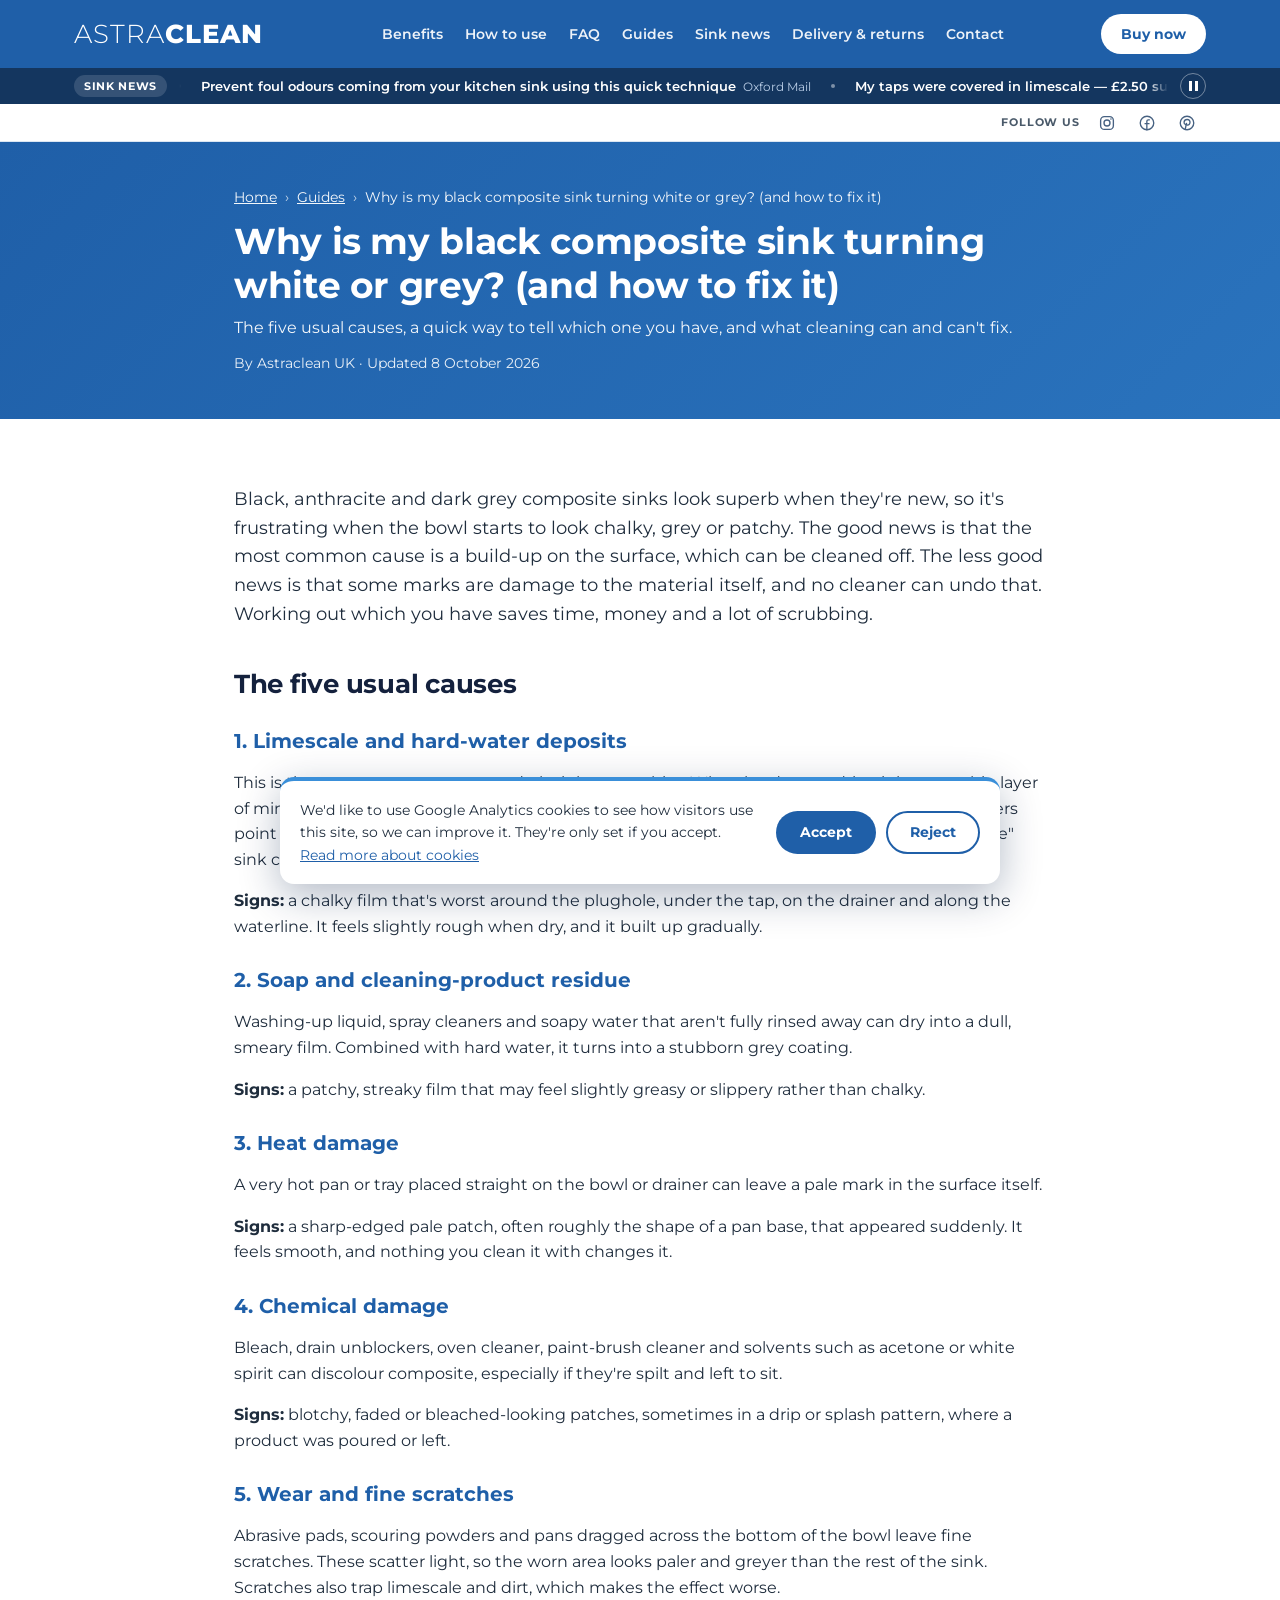
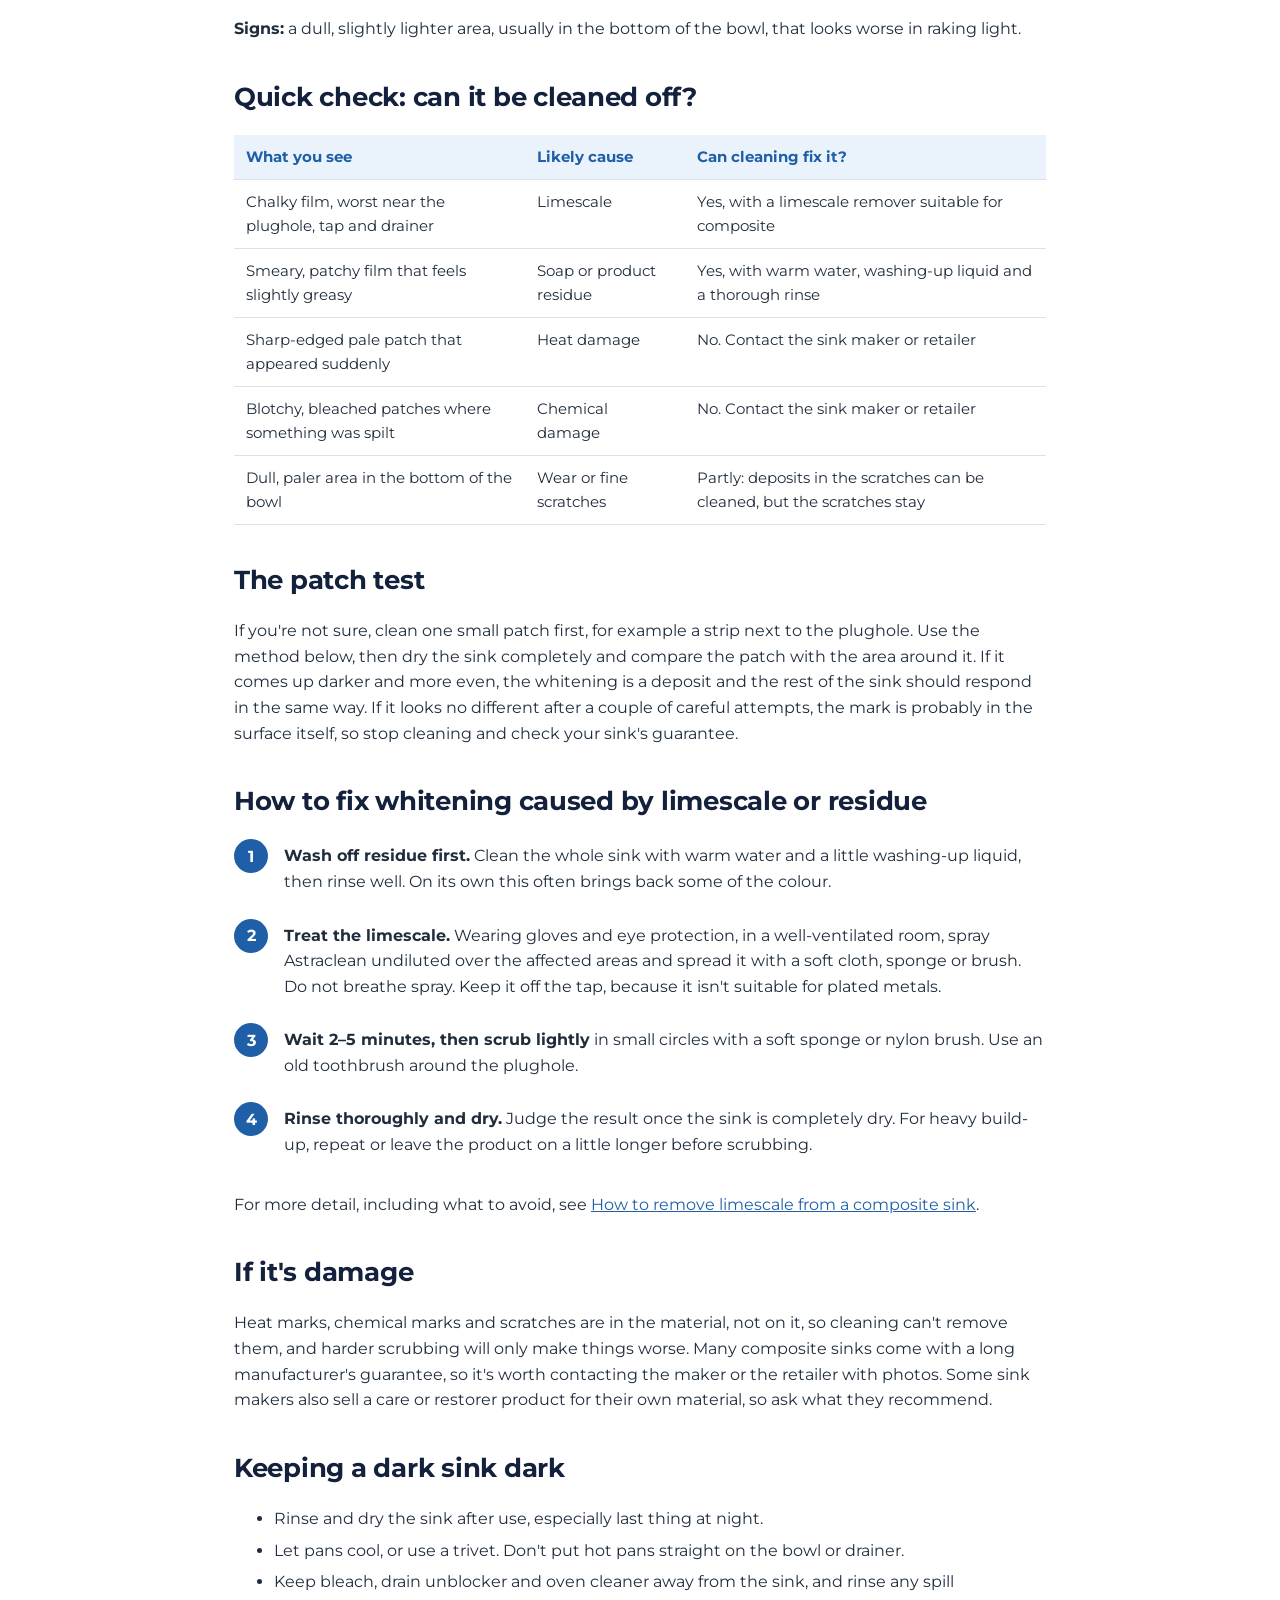
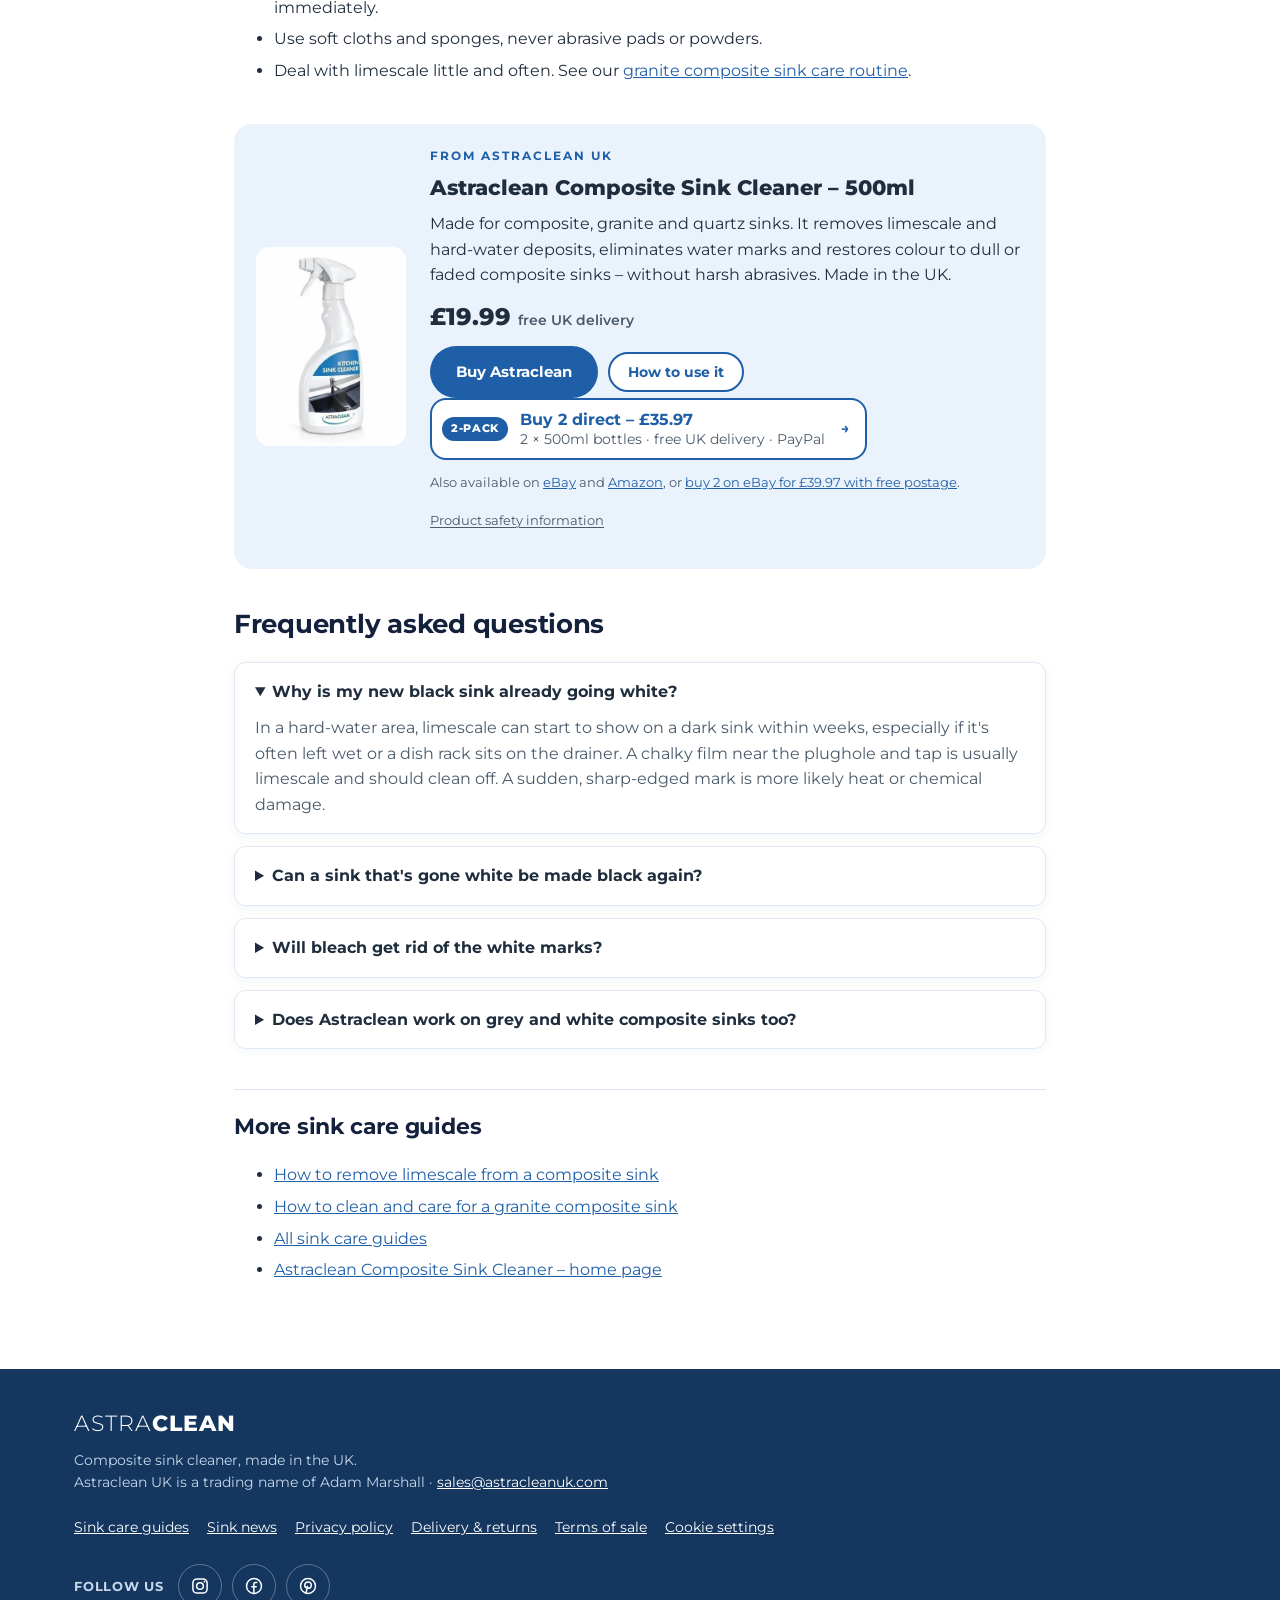
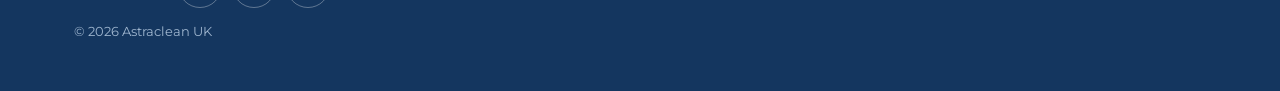
<file: guides/black-composite-sink-turning-white.html>
<!DOCTYPE html>
<html lang="en-GB">
<head>
<meta charset="utf-8">
<meta name="viewport" content="width=device-width, initial-scale=1">
<title>Black Composite Sink Turning White? Causes and Fixes | Astraclean UK</title>
<meta name="description" content="Why black and dark composite sinks go white, grey or patchy, whether it&#x27;s limescale, residue, heat or chemical damage, how to tell which, and how to fix it.">
<link rel="canonical" href="https://www.astracleanuk.com/guides/black-composite-sink-turning-white.html">
<meta name="theme-color" content="#1f5fa8">
<link rel="icon" href="/favicon.ico" sizes="48x48">
<link rel="icon" href="/favicon.svg" type="image/svg+xml">
<link rel="apple-touch-icon" href="/apple-touch-icon.png">
<link rel="manifest" href="/site.webmanifest">
<meta property="og:type" content="article">
<meta property="og:site_name" content="Astraclean UK">
<meta property="og:locale" content="en_GB">
<meta property="og:title" content="Black Composite Sink Turning White? Causes and Fixes | Astraclean UK">
<meta property="og:description" content="Why black and dark composite sinks go white, grey or patchy, whether it&#x27;s limescale, residue, heat or chemical damage, how to tell which, and how to fix it.">
<meta property="og:url" content="https://www.astracleanuk.com/guides/black-composite-sink-turning-white.html">
<meta property="og:image" content="https://www.astracleanuk.com/assets/img/og-image.jpg">
<meta property="og:image:width" content="1200">
<meta property="og:image:height" content="630">
<meta property="og:image:alt" content="Astraclean composite sink cleaner 500ml bottle on a blue background">
<meta property="article:published_time" content="2026-10-08">
<meta property="article:modified_time" content="2026-10-08">
<meta name="twitter:card" content="summary_large_image">
<meta name="twitter:title" content="Black Composite Sink Turning White? Causes and Fixes | Astraclean UK">
<meta name="twitter:description" content="Why black and dark composite sinks go white, grey or patchy, whether it&#x27;s limescale, residue, heat or chemical damage, how to tell which, and how to fix it.">
<meta name="twitter:image" content="https://www.astracleanuk.com/assets/img/og-image.jpg">
<meta name="twitter:image:alt" content="Astraclean composite sink cleaner 500ml bottle on a blue background">
<link rel="preload" href="/assets/fonts/montserrat-latin-var.woff2" as="font" type="font/woff2" crossorigin>
<!-- Sink news ticker: critical layout inline so it is always a thin one-line bar, even if an old styles.css is cached. Full styles in styles.css (loaded after, so it wins). -->
<style id="nt-critical">.news-ticker{background:#14365f;color:#fff;height:36px;overflow:hidden;font-size:13px;line-height:1.3}.nt-wrap{display:flex;align-items:center;gap:10px;height:36px;overflow:hidden}.nt-label{flex:none;color:#fff;text-decoration:none;font-weight:700;white-space:nowrap}.nt-viewport{flex:1 1 auto;min-width:0;overflow:hidden}.nt-track{display:flex;flex-wrap:nowrap;width:max-content;animation:nt-scroll var(--nt-dur,60s) linear infinite}.nt-list{display:flex;flex-wrap:nowrap;flex:none;list-style:none;margin:0;padding:0}.nt-list li{list-style:none;white-space:nowrap;padding:0 22px}.nt-list a{color:#fff;text-decoration:none}@keyframes nt-scroll{from{transform:translateX(0)}to{transform:translateX(-50%)}}.news-ticker:hover .nt-track,.news-ticker:focus-within .nt-track,.news-ticker.is-paused .nt-track{animation-play-state:paused}@media (prefers-reduced-motion:reduce){.nt-track{animation:none}.nt-list[aria-hidden]{display:none}}</style>
<link rel="stylesheet" href="/assets/css/styles.css?v=20261010f">
<script src="/assets/config.js?v=20261009e" defer></script>
<script src="/assets/js/main.js?v=20261102a" defer></script>
<script type="application/ld+json">
{
  "@context": "https://schema.org",
  "@graph": [
    {
      "@type": "Article",
      "@id": "https://www.astracleanuk.com/guides/black-composite-sink-turning-white.html#article",
      "headline": "Why is my black composite sink turning white or grey? (and how to fix it)",
      "description": "Why black and dark composite sinks go white, grey or patchy, whether it's limescale, residue, heat or chemical damage, how to tell which, and how to fix it.",
      "image": [
        "https://www.astracleanuk.com/assets/img/astraclean-sink-cleaner-500ml-880.jpg",
        "https://www.astracleanuk.com/assets/img/og-image.jpg"
      ],
      "datePublished": "2026-10-08",
      "dateModified": "2026-10-08",
      "inLanguage": "en-GB",
      "mainEntityOfPage": "https://www.astracleanuk.com/guides/black-composite-sink-turning-white.html",
      "author": {
        "@id": "https://www.astracleanuk.com/#organization"
      },
      "publisher": {
        "@id": "https://www.astracleanuk.com/#organization"
      },
      "about": {
        "@id": "https://www.astracleanuk.com/#product"
      }
    },
    {
      "@type": "BreadcrumbList",
      "itemListElement": [
        {
          "@type": "ListItem",
          "position": 1,
          "name": "Home",
          "item": "https://www.astracleanuk.com/"
        },
        {
          "@type": "ListItem",
          "position": 2,
          "name": "Guides",
          "item": "https://www.astracleanuk.com/guides/"
        },
        {
          "@type": "ListItem",
          "position": 3,
          "name": "Why is my black composite sink turning white or grey? (and how to fix it)",
          "item": "https://www.astracleanuk.com/guides/black-composite-sink-turning-white.html"
        }
      ]
    },
    {
      "@type": "Organization",
      "@id": "https://www.astracleanuk.com/#organization",
      "name": "Astraclean UK",
      "url": "https://www.astracleanuk.com/",
      "logo": "https://www.astracleanuk.com/assets/icons/icon-512.png"
    },
    {
      "@type": "FAQPage",
      "@id": "https://www.astracleanuk.com/guides/black-composite-sink-turning-white.html#faq",
      "mainEntity": [
        {
          "@type": "Question",
          "name": "Why is my new black sink already going white?",
          "acceptedAnswer": {
            "@type": "Answer",
            "text": "In a hard-water area, limescale can start to show on a dark sink within weeks, especially if it's often left wet or a dish rack sits on the drainer. A chalky film near the plughole and tap is usually limescale and should clean off. A sudden, sharp-edged mark is more likely heat or chemical damage."
          }
        },
        {
          "@type": "Question",
          "name": "Can a sink that's gone white be made black again?",
          "acceptedAnswer": {
            "@type": "Answer",
            "text": "If the whitening is limescale or cleaning residue, removing it usually brings back the original colour. If it's heat damage, chemical damage or wear, cleaning can't reverse it, so contact the sink maker or retailer."
          }
        },
        {
          "@type": "Question",
          "name": "Will bleach get rid of the white marks?",
          "acceptedAnswer": {
            "@type": "Answer",
            "text": "No. Bleach doesn't remove limescale, and many composite sink makers warn that it can discolour the surface. Never mix bleach with a limescale remover or any other cleaner."
          }
        },
        {
          "@type": "Question",
          "name": "Does Astraclean work on grey and white composite sinks too?",
          "acceptedAnswer": {
            "@type": "Answer",
            "text": "Yes. Astraclean is made for composite, granite and quartz sinks in black, white and other colours. Don't use it on unsealed natural stone or on acid-sensitive surfaces such as marble, terrazzo, enamel or plated metals."
          }
        }
      ]
    }
  ]
}
</script>
</head>
<body>
<a class="skip" href="#main">Skip to content</a>

<header class="site-header"><div class="wrap">
  <a class="logo" href="/" aria-label="Astraclean home"><span>ASTRA</span><b>CLEAN</b></a>
  <nav class="site-nav" aria-label="Main"><a href="/#benefits">Benefits</a><a href="/#how-to-use">How to use</a><a href="/#faq">FAQ</a><a href="/guides/">Guides</a><a href="/news/">Sink news</a><a href="/delivery-returns.html">Delivery &amp; returns</a><a href="/#contact">Contact</a></nav>
  <a class="btn btn-white btn-sm" href="/#buy">Buy now</a>
</div></header>
<aside class="news-ticker" aria-label="Latest sink news" data-news-ticker><div class="wrap nt-wrap">
  <a class="nt-label" href="/news/">Sink news</a>
  <!--NEWS-TICKER:START--><div class="nt-viewport"><div class="nt-track" style="--nt-dur:67s"><ul class="nt-list"><li><a href="https://news.google.com/rss/articles/[base64]?oc=5" target="_blank" rel="noopener">Prevent foul odours coming from your kitchen sink using this quick technique</a> <span class="nt-src">Oxford Mail</span></li><li><a href="https://news.google.com/rss/articles/[base64]?oc=5" target="_blank" rel="noopener">My taps were covered in limescale — £2.50 supermarket spray made them gleam in minutes</a> <span class="nt-src">Mirror</span></li><li><a href="https://www.kbbreview.com/88403/products/new-in-kitchens/blanco-lavin-and-vion/" target="_blank" rel="noopener">Blanco LAVIN and VION</a> <span class="nt-src">kbbreview</span></li><li><a href="https://news.google.com/rss/articles/[base64]?oc=5" target="_blank" rel="noopener">Stubborn limescale will dissolve and not come back when wiped with cheap household item</a> <span class="nt-src">Daily Express</span></li></ul><ul class="nt-list" aria-hidden="true"><li><a href="https://news.google.com/rss/articles/[base64]?oc=5" target="_blank" rel="noopener" tabindex="-1">Prevent foul odours coming from your kitchen sink using this quick technique</a> <span class="nt-src">Oxford Mail</span></li><li><a href="https://news.google.com/rss/articles/[base64]?oc=5" target="_blank" rel="noopener" tabindex="-1">My taps were covered in limescale — £2.50 supermarket spray made them gleam in minutes</a> <span class="nt-src">Mirror</span></li><li><a href="https://www.kbbreview.com/88403/products/new-in-kitchens/blanco-lavin-and-vion/" target="_blank" rel="noopener" tabindex="-1">Blanco LAVIN and VION</a> <span class="nt-src">kbbreview</span></li><li><a href="https://news.google.com/rss/articles/[base64]?oc=5" target="_blank" rel="noopener" tabindex="-1">Stubborn limescale will dissolve and not come back when wiped with cheap household item</a> <span class="nt-src">Daily Express</span></li></ul></div></div><!--NEWS-TICKER:END-->
  <button type="button" class="nt-toggle" data-nt-toggle aria-pressed="false" hidden><span class="visually-hidden">Pause the news ticker</span><span aria-hidden="true" class="nt-ico"></span></button>
</div></aside>
<div class="top-social" data-placement="top-social"><div class="wrap ts-wrap"><span class="ts-label" aria-hidden="true">Follow us</span><ul class="social-row ts-row" aria-label="Follow Astraclean on social media"><li><a href="https://www.instagram.com/astracleanuk/" target="_blank" rel="noopener" data-social="instagram" aria-label="Astraclean on Instagram (opens in new tab)"><svg viewBox="0 0 24 24" aria-hidden="true" focusable="false"><rect x="3.5" y="3.5" width="17" height="17" rx="5"/><circle cx="12" cy="12" r="4"/><circle cx="17.3" cy="6.7" r="1.1" fill="currentColor" stroke="none"/></svg></a></li><li><a href="https://www.facebook.com/profile.php?id=61594942663710" target="_blank" rel="noopener" data-social="facebook" aria-label="Astraclean UK on Facebook (opens in new tab)"><svg viewBox="0 0 24 24" aria-hidden="true" focusable="false"><circle cx="12" cy="12" r="9"/><path d="M15.2 7.8h-1.5c-1.2 0-1.9.7-1.9 1.9V21"/><path d="M9.4 12.9h5.3"/></svg></a></li><li><a href="https://www.pinterest.com/astracleanuk/" target="_blank" rel="noopener" data-social="pinterest" aria-label="Astraclean on Pinterest (opens in new tab)"><svg viewBox="0 0 24 24" aria-hidden="true" focusable="false"><circle cx="12" cy="12" r="9"/><path d="M11.3 12.6 9.6 20.6"/><path d="M10.3 14.2c-1.6-.5-2.4-1.8-2.2-3.4.3-2.2 2.2-3.6 4.3-3.5 2.2.1 3.7 1.7 3.6 3.8-.1 2.4-1.8 4-3.6 3.6-.8-.2-1.2-.8-1.1-1.5"/></svg></a></li></ul></div></div>

<main id="main">
<section class="page-hero"><div class="wrap narrow"><nav class="breadcrumbs" aria-label="Breadcrumb"><ol><li><a href="/">Home</a></li><li><a href="/guides/">Guides</a></li><li aria-current="page">Why is my black composite sink turning white or grey? (and how to fix it)</li></ol></nav><h1>Why is my black composite sink turning white or grey? (and how to fix it)</h1><p>The five usual causes, a quick way to tell which one you have, and what cleaning can and can't fix.</p><p class="byline">By Astraclean UK · Updated <time datetime="2026-10-08">8 October 2026</time></p></div></section>
<article class="wrap narrow prose guide">
<p class="lead">Black, anthracite and dark grey composite sinks look superb when they're new, so it's frustrating when the bowl starts to look chalky, grey or patchy. The good news is that the most common cause is a build-up on the surface, which can be cleaned off. The less good news is that some marks are damage to the material itself, and no cleaner can undo that. Working out which you have saves time, money and a lot of scrubbing.</p>

<h2 id="causes">The five usual causes</h2>

<h3>1. Limescale and hard-water deposits</h3>
<p>This is the most common reason a dark sink turns white. When hard water dries, it leaves a thin layer of minerals behind, and on a black sink even a very thin layer shows up as a pale haze. Sink makers point out that these deposits also soak up colour from tea, coffee and food, which is why a "white" sink can also look greyish or brownish.</p>
<p><strong>Signs:</strong> a chalky film that's worst around the plughole, under the tap, on the drainer and along the waterline. It feels slightly rough when dry, and it built up gradually.</p>

<h3>2. Soap and cleaning-product residue</h3>
<p>Washing-up liquid, spray cleaners and soapy water that aren't fully rinsed away can dry into a dull, smeary film. Combined with hard water, it turns into a stubborn grey coating.</p>
<p><strong>Signs:</strong> a patchy, streaky film that may feel slightly greasy or slippery rather than chalky.</p>

<h3>3. Heat damage</h3>
<p>A very hot pan or tray placed straight on the bowl or drainer can leave a pale mark in the surface itself.</p>
<p><strong>Signs:</strong> a sharp-edged pale patch, often roughly the shape of a pan base, that appeared suddenly. It feels smooth, and nothing you clean it with changes it.</p>

<h3>4. Chemical damage</h3>
<p>Bleach, drain unblockers, oven cleaner, paint-brush cleaner and solvents such as acetone or white spirit can discolour composite, especially if they're spilt and left to sit.</p>
<p><strong>Signs:</strong> blotchy, faded or bleached-looking patches, sometimes in a drip or splash pattern, where a product was poured or left.</p>

<h3>5. Wear and fine scratches</h3>
<p>Abrasive pads, scouring powders and pans dragged across the bottom of the bowl leave fine scratches. These scatter light, so the worn area looks paler and greyer than the rest of the sink. Scratches also trap limescale and dirt, which makes the effect worse.</p>
<p><strong>Signs:</strong> a dull, slightly lighter area, usually in the bottom of the bowl, that looks worse in raking light.</p>

<h2 id="quick-check">Quick check: can it be cleaned off?</h2>
<div class="table-wrap"><table>
<thead><tr><th scope="col">What you see</th><th scope="col">Likely cause</th><th scope="col">Can cleaning fix it?</th></tr></thead>
<tbody>
<tr><td>Chalky film, worst near the plughole, tap and drainer</td><td>Limescale</td><td>Yes, with a limescale remover suitable for composite</td></tr>
<tr><td>Smeary, patchy film that feels slightly greasy</td><td>Soap or product residue</td><td>Yes, with warm water, washing-up liquid and a thorough rinse</td></tr>
<tr><td>Sharp-edged pale patch that appeared suddenly</td><td>Heat damage</td><td>No. Contact the sink maker or retailer</td></tr>
<tr><td>Blotchy, bleached patches where something was spilt</td><td>Chemical damage</td><td>No. Contact the sink maker or retailer</td></tr>
<tr><td>Dull, paler area in the bottom of the bowl</td><td>Wear or fine scratches</td><td>Partly: deposits in the scratches can be cleaned, but the scratches stay</td></tr>
</tbody>
</table></div>

<h2 id="patch-test">The patch test</h2>
<p>If you're not sure, clean one small patch first, for example a strip next to the plughole. Use the method below, then dry the sink completely and compare the patch with the area around it. If it comes up darker and more even, the whitening is a deposit and the rest of the sink should respond in the same way. If it looks no different after a couple of careful attempts, the mark is probably in the surface itself, so stop cleaning and check your sink's guarantee.</p>

<h2 id="fix">How to fix whitening caused by limescale or residue</h2>
<ol class="steps">
<li><strong>Wash off residue first.</strong> Clean the whole sink with warm water and a little washing-up liquid, then rinse well. On its own this often brings back some of the colour.</li>
<li><strong>Treat the limescale.</strong> Wearing gloves and eye protection, in a well-ventilated room, spray Astraclean undiluted over the affected areas and spread it with a soft cloth, sponge or brush. Do not breathe spray. Keep it off the tap, because it isn't suitable for plated metals.</li>
<li><strong>Wait 2–5 minutes, then scrub lightly</strong> in small circles with a soft sponge or nylon brush. Use an old toothbrush around the plughole.</li>
<li><strong>Rinse thoroughly and dry.</strong> Judge the result once the sink is completely dry. For heavy build-up, repeat or leave the product on a little longer before scrubbing.</li>
</ol>
<p>For more detail, including what to avoid, see <a href="/guides/remove-limescale-from-composite-sink.html">How to remove limescale from a composite sink</a>.</p>

<h2 id="damage">If it's damage</h2>
<p>Heat marks, chemical marks and scratches are in the material, not on it, so cleaning can't remove them, and harder scrubbing will only make things worse. Many composite sinks come with a long manufacturer's guarantee, so it's worth contacting the maker or the retailer with photos. Some sink makers also sell a care or restorer product for their own material, so ask what they recommend.</p>

<h2 id="prevent">Keeping a dark sink dark</h2>
<ul>
<li>Rinse and dry the sink after use, especially last thing at night.</li>
<li>Let pans cool, or use a trivet. Don't put hot pans straight on the bowl or drainer.</li>
<li>Keep bleach, drain unblocker and oven cleaner away from the sink, and rinse any spill immediately.</li>
<li>Use soft cloths and sponges, never abrasive pads or powders.</li>
<li>Deal with limescale little and often. See our <a href="/guides/clean-granite-composite-sink.html">granite composite sink care routine</a>.</li>
</ul>

<aside class="product-card" aria-label="Astraclean Composite Sink Cleaner">
  <div class="pc-img">
    <picture>
      <source type="image/webp" srcset="/assets/img/astraclean-sink-cleaner-500ml-360.webp 360w, /assets/img/astraclean-sink-cleaner-500ml-540.webp 540w" sizes="180px">
      <img src="/assets/img/astraclean-sink-cleaner-500ml-360.jpg" srcset="/assets/img/astraclean-sink-cleaner-500ml-360.jpg 360w, /assets/img/astraclean-sink-cleaner-500ml-540.jpg 540w" sizes="180px" width="880" height="1168" loading="lazy" decoding="async" alt="Astraclean Kitchen Sink Cleaner 500ml spray bottle">
    </picture>
  </div>
  <div class="pc-body">
    <p class="pc-eyebrow">From Astraclean UK</p>
    <p class="pc-title">Astraclean Composite Sink Cleaner – 500ml</p>
    <p>Made for composite, granite and quartz sinks. It removes limescale and hard-water deposits, eliminates water marks and restores colour to dull or faded composite sinks – without harsh abrasives. Made in the UK.</p>
    <p class="pc-price" data-direct data-needs-price hidden><span data-price></span> <small data-price-note></small></p>
    <div class="buy-actions">
      <a class="btn btn-blue" href="/#buy">Buy Astraclean</a>
      <a class="btn btn-outline-b btn-sm" href="/#how-to-use">How to use it</a>
    </div>
    <p class="pc-two"><a class="twopack twopack-direct twopack-card" href="https://www.paypal.com/cgi-bin/webscr?cmd=_xclick&amp;business=adam_m_1982%40btinternet.com&amp;item_name=Astraclean+2-pack+-+2+x+500ml+Composite+Sink+Cleaner+%282+bottles%29&amp;item_number=AC500-2PK&amp;amount=35.97&amp;currency_code=GBP&amp;shipping=0.00&amp;quantity=1&amp;on0=Pack+contents&amp;os0=2+x+500ml+bottles&amp;no_shipping=2&amp;lc=GB&amp;charset=utf-8&amp;return=https%3A%2F%2Fwww.astracleanuk.com%2F%3Forder%3Dthanks&amp;cancel_return=https%3A%2F%2Fwww.astracleanuk.com%2F&amp;notify_url=https%3A%2F%2Fastraclean-order-worker.astracleanuk.workers.dev%2Fpaypal-ipn" rel="noopener" data-direct2 data-direct2-link><span class="tp-badge">2-pack</span><span class="tp-text"><strong>Buy 2 direct<span data-direct2-price-wrap> – <span data-direct2-price>£35.97</span></span></strong>2 × 500ml bottles · free UK delivery · PayPal</span><span class="tp-go" aria-hidden="true">→</span></a></p>
    <p class="small pc-alt">Also available on <a href="https://www.ebay.co.uk/itm/197989704190" target="_blank" rel="noopener">eBay</a> and <a href="https://www.amazon.co.uk/dp/B0F1N7FYR9" target="_blank" rel="noopener">Amazon</a>, or <a href="https://www.ebay.co.uk/itm/198699332202" target="_blank" rel="noopener" data-ebay2-link>buy 2 on eBay<span data-ebay2-price-wrap> for <span data-ebay2-price>£39.97</span></span> with free postage</a>.</p>
    <p class="safety-link safety-link-card"><a href="/#safety">Product safety information</a></p>
  </div>
</aside>
<h2 id="faq">Frequently asked questions</h2>
<details open><summary>Why is my new black sink already going white?</summary><p>In a hard-water area, limescale can start to show on a dark sink within weeks, especially if it's often left wet or a dish rack sits on the drainer. A chalky film near the plughole and tap is usually limescale and should clean off. A sudden, sharp-edged mark is more likely heat or chemical damage.</p></details>
<details><summary>Can a sink that's gone white be made black again?</summary><p>If the whitening is limescale or cleaning residue, removing it usually brings back the original colour. If it's heat damage, chemical damage or wear, cleaning can't reverse it, so contact the sink maker or retailer.</p></details>
<details><summary>Will bleach get rid of the white marks?</summary><p>No. Bleach doesn't remove limescale, and many composite sink makers warn that it can discolour the surface. Never mix bleach with a limescale remover or any other cleaner.</p></details>
<details><summary>Does Astraclean work on grey and white composite sinks too?</summary><p>Yes. Astraclean is made for composite, granite and quartz sinks in black, white and other colours. Don't use it on unsealed natural stone or on acid-sensitive surfaces such as marble, terrazzo, enamel or plated metals.</p></details>
<section class="related" aria-labelledby="related-h"><h2 id="related-h">More sink care guides</h2><ul><li><a href="/guides/remove-limescale-from-composite-sink.html">How to remove limescale from a composite sink</a></li><li><a href="/guides/clean-granite-composite-sink.html">How to clean and care for a granite composite sink</a></li><li><a href="/guides/">All sink care guides</a></li><li><a href="/">Astraclean Composite Sink Cleaner – home page</a></li></ul></section>
</article>
</main>

<footer class="site-footer"><div class="wrap">
  <div class="logo"><span>ASTRA</span><b>CLEAN</b></div>
  <p>Composite sink cleaner, made in the UK.<br>
  <!-- TODO(Adam): add the business postal address (and VAT number if VAT-registered) here. -->
  Astraclean UK is a trading name of Adam Marshall · <a href="mailto:sales@astracleanuk.com">sales@astracleanuk.com</a></p>
  <p class="footer-links"><a href="/guides/">Sink care guides</a><a href="/news/">Sink news</a><a href="/privacy.html">Privacy policy</a><a href="/delivery-returns.html">Delivery &amp; returns</a><a href="/terms.html">Terms of sale</a><button type="button" class="linklike" data-cookie-settings hidden>Cookie settings</button></p>
  <div class="follow" data-placement="footer-social"><p class="follow-label" aria-hidden="true">Follow us</p><ul class="social-row" aria-label="Follow Astraclean on social media"><li><a href="https://www.instagram.com/astracleanuk/" target="_blank" rel="noopener" data-social="instagram" aria-label="Astraclean on Instagram (opens in new tab)"><svg viewBox="0 0 24 24" aria-hidden="true" focusable="false"><rect x="3.5" y="3.5" width="17" height="17" rx="5"/><circle cx="12" cy="12" r="4"/><circle cx="17.3" cy="6.7" r="1.1" fill="currentColor" stroke="none"/></svg></a></li><li><a href="https://www.facebook.com/profile.php?id=61594942663710" target="_blank" rel="noopener" data-social="facebook" aria-label="Astraclean UK on Facebook (opens in new tab)"><svg viewBox="0 0 24 24" aria-hidden="true" focusable="false"><circle cx="12" cy="12" r="9"/><path d="M15.2 7.8h-1.5c-1.2 0-1.9.7-1.9 1.9V21"/><path d="M9.4 12.9h5.3"/></svg></a></li><li><a href="https://www.pinterest.com/astracleanuk/" target="_blank" rel="noopener" data-social="pinterest" aria-label="Astraclean on Pinterest (opens in new tab)"><svg viewBox="0 0 24 24" aria-hidden="true" focusable="false"><circle cx="12" cy="12" r="9"/><path d="M11.3 12.6 9.6 20.6"/><path d="M10.3 14.2c-1.6-.5-2.4-1.8-2.2-3.4.3-2.2 2.2-3.6 4.3-3.5 2.2.1 3.7 1.7 3.6 3.8-.1 2.4-1.8 4-3.6 3.6-.8-.2-1.2-.8-1.1-1.5"/></svg></a></li></ul></div>
  <p class="copy">© 2026 Astraclean UK</p>
</div></footer>
</body>
</html>
</file>
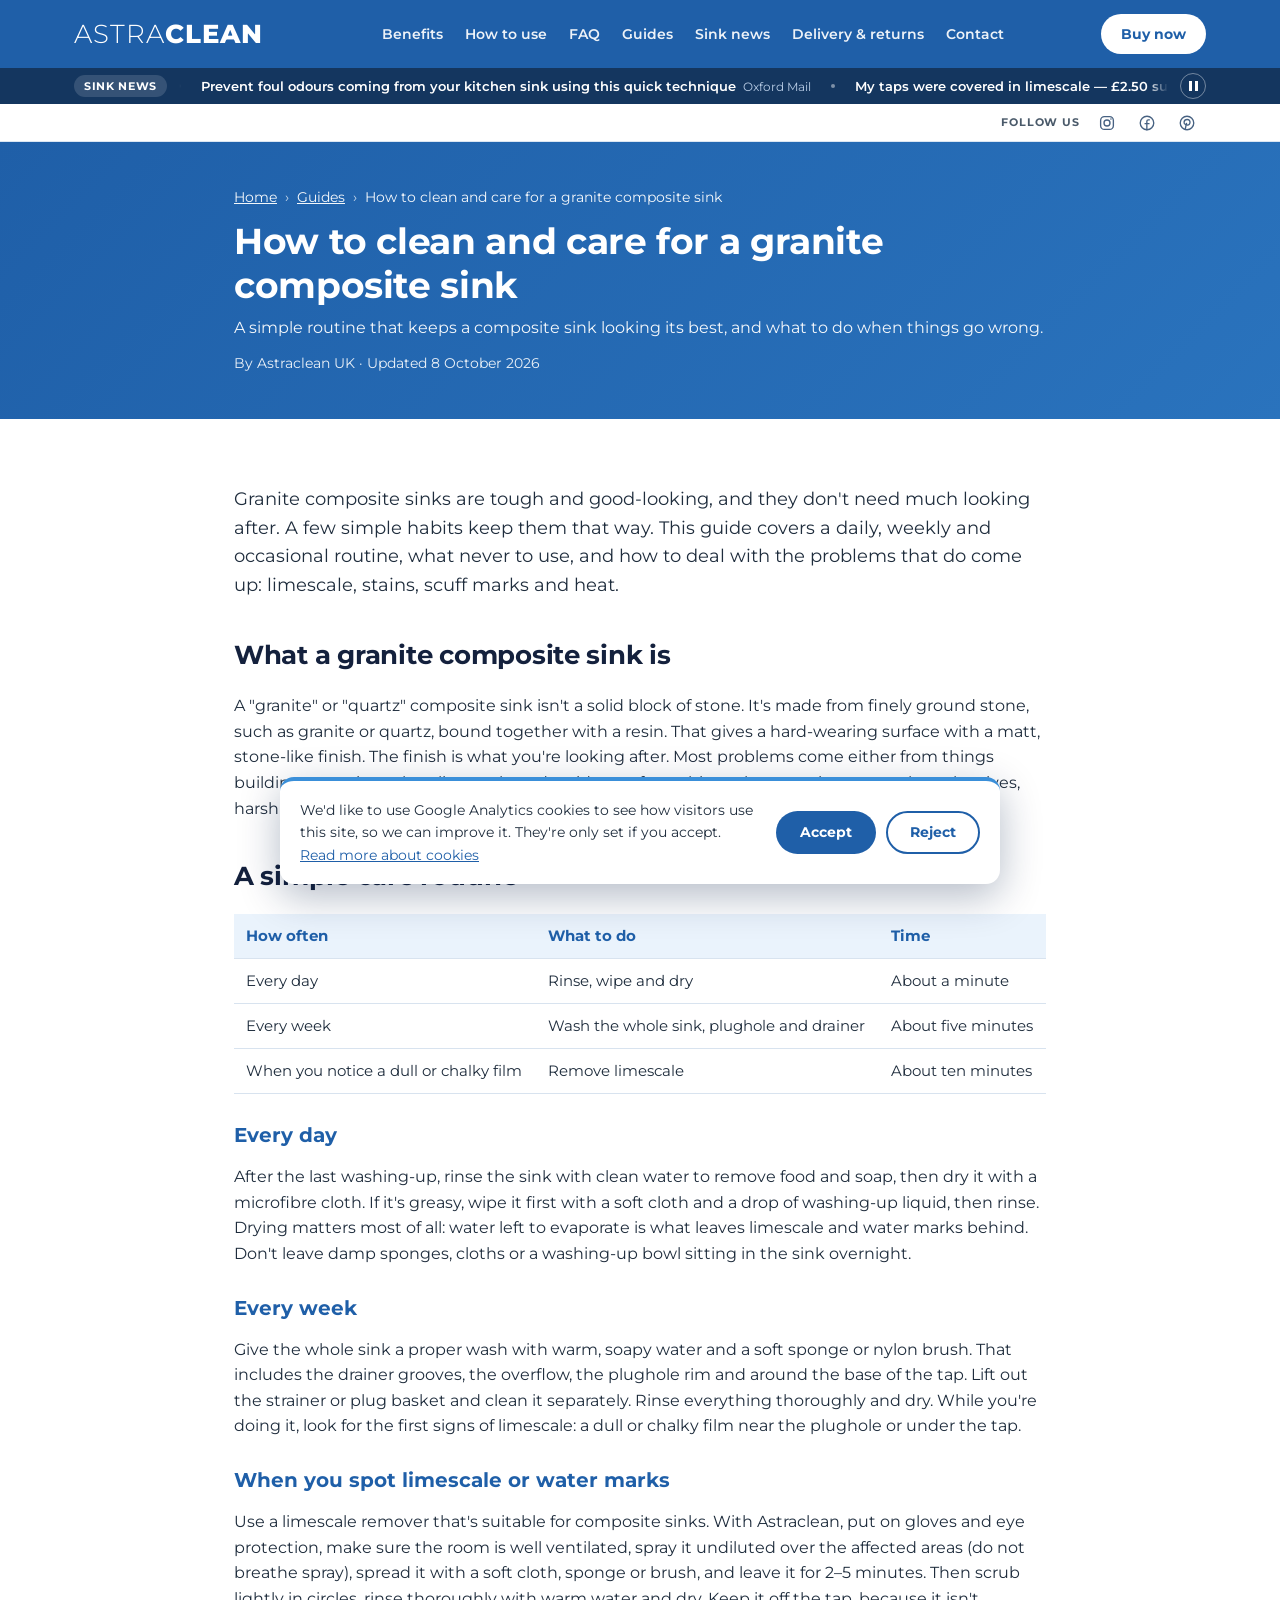
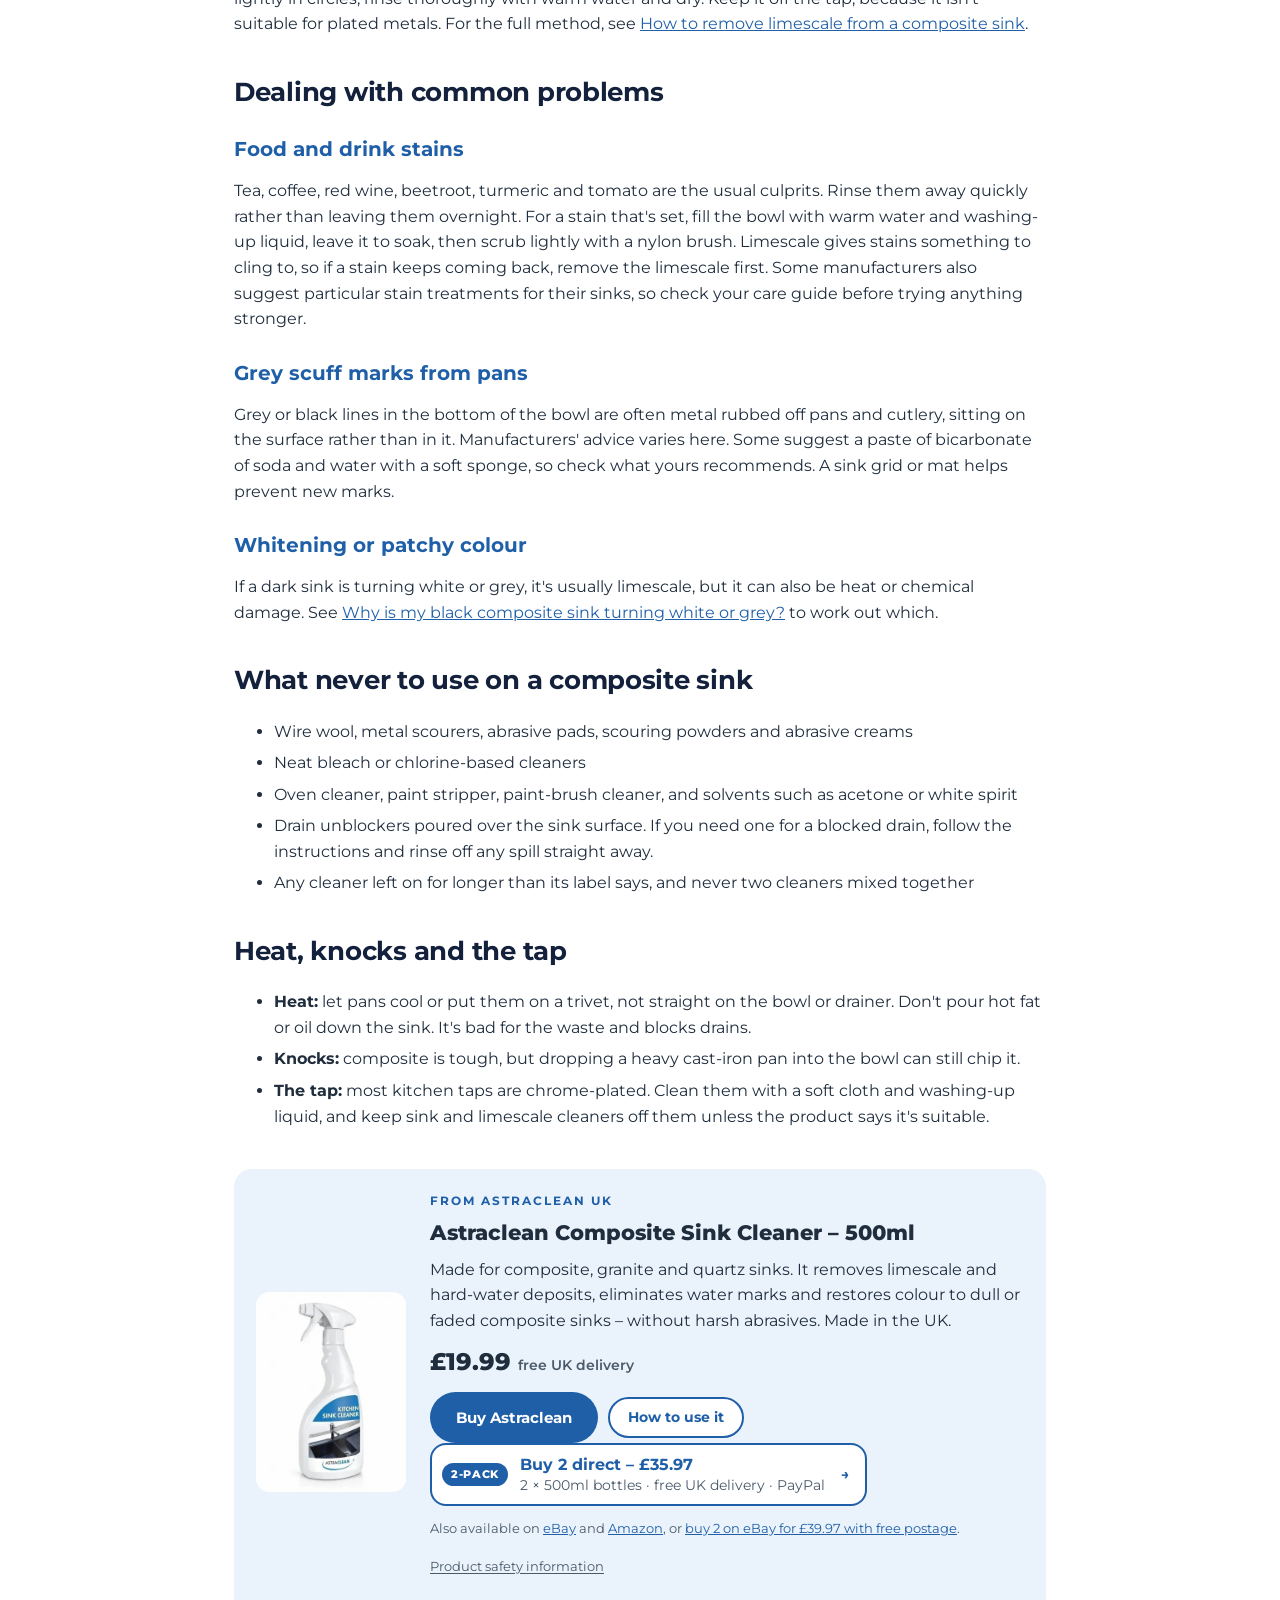
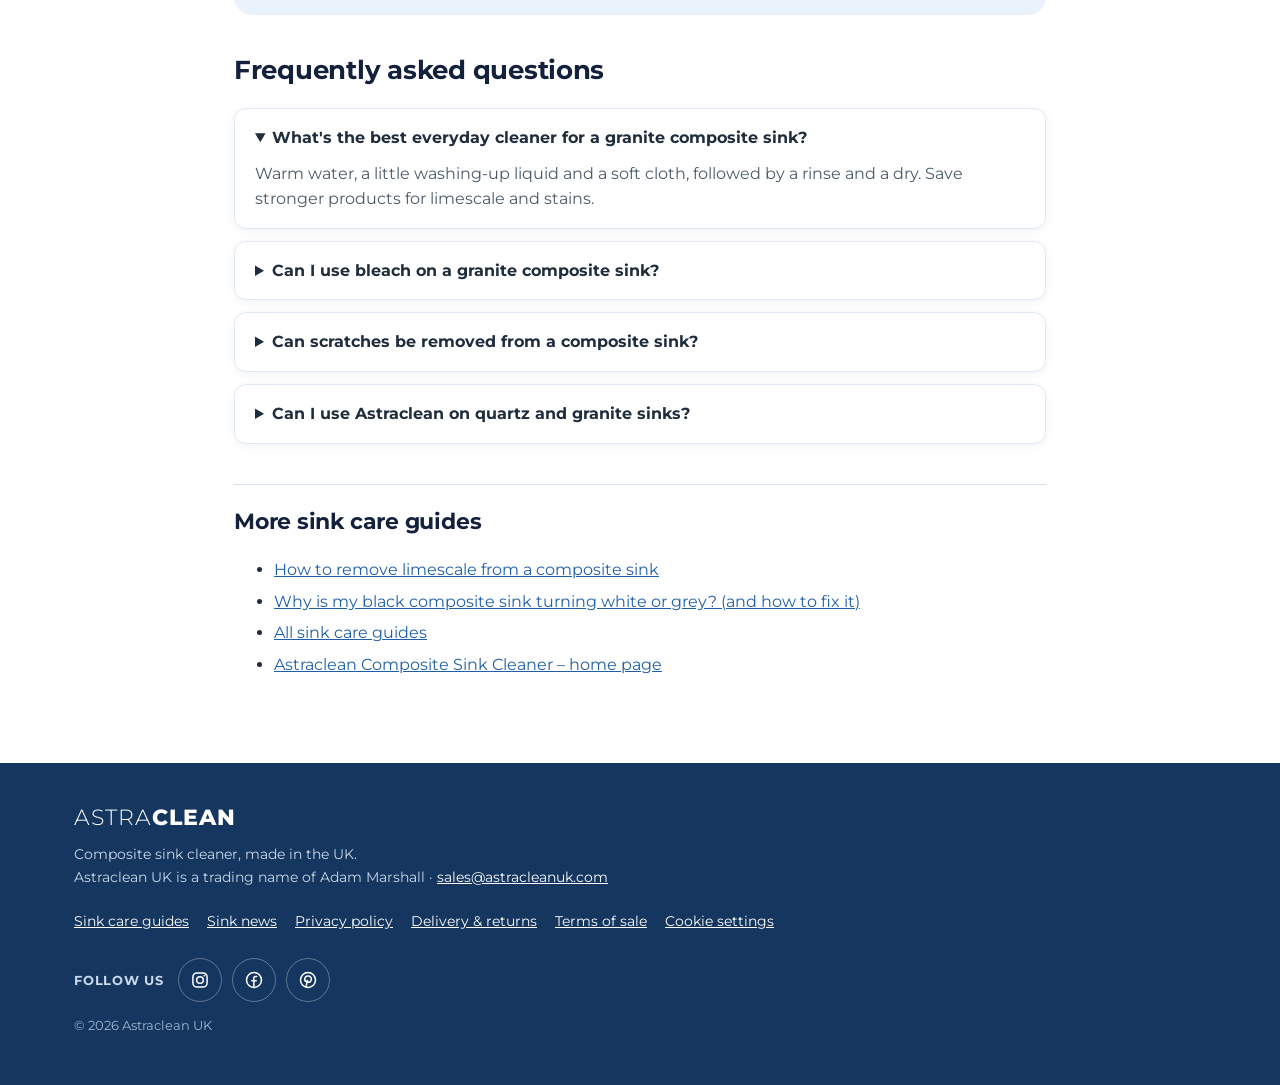
<file: guides/clean-granite-composite-sink.html>
<!DOCTYPE html>
<html lang="en-GB">
<head>
<meta charset="utf-8">
<meta name="viewport" content="width=device-width, initial-scale=1">
<title>How to Clean and Care for a Granite Composite Sink | Astraclean UK</title>
<meta name="description" content="A simple daily, weekly and occasional care routine for granite and quartz composite sinks, what never to use on them, and how to deal with stains, scuffs and limescale.">
<link rel="canonical" href="https://www.astracleanuk.com/guides/clean-granite-composite-sink.html">
<meta name="theme-color" content="#1f5fa8">
<link rel="icon" href="/favicon.ico" sizes="48x48">
<link rel="icon" href="/favicon.svg" type="image/svg+xml">
<link rel="apple-touch-icon" href="/apple-touch-icon.png">
<link rel="manifest" href="/site.webmanifest">
<meta property="og:type" content="article">
<meta property="og:site_name" content="Astraclean UK">
<meta property="og:locale" content="en_GB">
<meta property="og:title" content="How to Clean and Care for a Granite Composite Sink | Astraclean UK">
<meta property="og:description" content="A simple daily, weekly and occasional care routine for granite and quartz composite sinks, what never to use on them, and how to deal with stains, scuffs and limescale.">
<meta property="og:url" content="https://www.astracleanuk.com/guides/clean-granite-composite-sink.html">
<meta property="og:image" content="https://www.astracleanuk.com/assets/img/og-image.jpg">
<meta property="og:image:width" content="1200">
<meta property="og:image:height" content="630">
<meta property="og:image:alt" content="Astraclean composite sink cleaner 500ml bottle on a blue background">
<meta property="article:published_time" content="2026-10-08">
<meta property="article:modified_time" content="2026-10-08">
<meta name="twitter:card" content="summary_large_image">
<meta name="twitter:title" content="How to Clean and Care for a Granite Composite Sink | Astraclean UK">
<meta name="twitter:description" content="A simple daily, weekly and occasional care routine for granite and quartz composite sinks, what never to use on them, and how to deal with stains, scuffs and limescale.">
<meta name="twitter:image" content="https://www.astracleanuk.com/assets/img/og-image.jpg">
<meta name="twitter:image:alt" content="Astraclean composite sink cleaner 500ml bottle on a blue background">
<link rel="preload" href="/assets/fonts/montserrat-latin-var.woff2" as="font" type="font/woff2" crossorigin>
<!-- Sink news ticker: critical layout inline so it is always a thin one-line bar, even if an old styles.css is cached. Full styles in styles.css (loaded after, so it wins). -->
<style id="nt-critical">.news-ticker{background:#14365f;color:#fff;height:36px;overflow:hidden;font-size:13px;line-height:1.3}.nt-wrap{display:flex;align-items:center;gap:10px;height:36px;overflow:hidden}.nt-label{flex:none;color:#fff;text-decoration:none;font-weight:700;white-space:nowrap}.nt-viewport{flex:1 1 auto;min-width:0;overflow:hidden}.nt-track{display:flex;flex-wrap:nowrap;width:max-content;animation:nt-scroll var(--nt-dur,60s) linear infinite}.nt-list{display:flex;flex-wrap:nowrap;flex:none;list-style:none;margin:0;padding:0}.nt-list li{list-style:none;white-space:nowrap;padding:0 22px}.nt-list a{color:#fff;text-decoration:none}@keyframes nt-scroll{from{transform:translateX(0)}to{transform:translateX(-50%)}}.news-ticker:hover .nt-track,.news-ticker:focus-within .nt-track,.news-ticker.is-paused .nt-track{animation-play-state:paused}@media (prefers-reduced-motion:reduce){.nt-track{animation:none}.nt-list[aria-hidden]{display:none}}</style>
<link rel="stylesheet" href="/assets/css/styles.css?v=20261010f">
<script src="/assets/config.js?v=20261009e" defer></script>
<script src="/assets/js/main.js?v=20261102a" defer></script>
<script type="application/ld+json">
{
  "@context": "https://schema.org",
  "@graph": [
    {
      "@type": "Article",
      "@id": "https://www.astracleanuk.com/guides/clean-granite-composite-sink.html#article",
      "headline": "How to clean and care for a granite composite sink",
      "description": "A simple daily, weekly and occasional care routine for granite and quartz composite sinks, what never to use on them, and how to deal with stains, scuffs and limescale.",
      "image": [
        "https://www.astracleanuk.com/assets/img/astraclean-sink-cleaner-500ml-880.jpg",
        "https://www.astracleanuk.com/assets/img/og-image.jpg"
      ],
      "datePublished": "2026-10-08",
      "dateModified": "2026-10-08",
      "inLanguage": "en-GB",
      "mainEntityOfPage": "https://www.astracleanuk.com/guides/clean-granite-composite-sink.html",
      "author": {
        "@id": "https://www.astracleanuk.com/#organization"
      },
      "publisher": {
        "@id": "https://www.astracleanuk.com/#organization"
      },
      "about": {
        "@id": "https://www.astracleanuk.com/#product"
      }
    },
    {
      "@type": "BreadcrumbList",
      "itemListElement": [
        {
          "@type": "ListItem",
          "position": 1,
          "name": "Home",
          "item": "https://www.astracleanuk.com/"
        },
        {
          "@type": "ListItem",
          "position": 2,
          "name": "Guides",
          "item": "https://www.astracleanuk.com/guides/"
        },
        {
          "@type": "ListItem",
          "position": 3,
          "name": "How to clean and care for a granite composite sink",
          "item": "https://www.astracleanuk.com/guides/clean-granite-composite-sink.html"
        }
      ]
    },
    {
      "@type": "Organization",
      "@id": "https://www.astracleanuk.com/#organization",
      "name": "Astraclean UK",
      "url": "https://www.astracleanuk.com/",
      "logo": "https://www.astracleanuk.com/assets/icons/icon-512.png"
    },
    {
      "@type": "FAQPage",
      "@id": "https://www.astracleanuk.com/guides/clean-granite-composite-sink.html#faq",
      "mainEntity": [
        {
          "@type": "Question",
          "name": "What's the best everyday cleaner for a granite composite sink?",
          "acceptedAnswer": {
            "@type": "Answer",
            "text": "Warm water, a little washing-up liquid and a soft cloth, followed by a rinse and a dry. Save stronger products for limescale and stains."
          }
        },
        {
          "@type": "Question",
          "name": "Can I use bleach on a granite composite sink?",
          "acceptedAnswer": {
            "@type": "Answer",
            "text": "It's safest not to. Many composite sink makers warn that bleach can discolour the surface, and some allow only a weak, diluted solution for a short time. Check your care guide, rinse thoroughly if you do use it, and never mix bleach with other cleaners."
          }
        },
        {
          "@type": "Question",
          "name": "Can scratches be removed from a composite sink?",
          "acceptedAnswer": {
            "@type": "Answer",
            "text": "Fine scratches are in the surface, so cleaning can't remove them, although cleaning out the dirt and limescale that collects in them makes them less noticeable. Ask your sink maker whether they recommend a care or restorer product, and use a sink grid to prevent new scratches."
          }
        },
        {
          "@type": "Question",
          "name": "Can I use Astraclean on quartz and granite sinks?",
          "acceptedAnswer": {
            "@type": "Answer",
            "text": "Yes. Astraclean is formulated for composite, granite and quartz sinks. Don't use it on unsealed natural stone or acid-sensitive surfaces such as marble, terrazzo, enamel or plated metals, and test a small hidden area first if you're unsure."
          }
        }
      ]
    }
  ]
}
</script>
</head>
<body>
<a class="skip" href="#main">Skip to content</a>

<header class="site-header"><div class="wrap">
  <a class="logo" href="/" aria-label="Astraclean home"><span>ASTRA</span><b>CLEAN</b></a>
  <nav class="site-nav" aria-label="Main"><a href="/#benefits">Benefits</a><a href="/#how-to-use">How to use</a><a href="/#faq">FAQ</a><a href="/guides/">Guides</a><a href="/news/">Sink news</a><a href="/delivery-returns.html">Delivery &amp; returns</a><a href="/#contact">Contact</a></nav>
  <a class="btn btn-white btn-sm" href="/#buy">Buy now</a>
</div></header>
<aside class="news-ticker" aria-label="Latest sink news" data-news-ticker><div class="wrap nt-wrap">
  <a class="nt-label" href="/news/">Sink news</a>
  <!--NEWS-TICKER:START--><div class="nt-viewport"><div class="nt-track" style="--nt-dur:67s"><ul class="nt-list"><li><a href="https://news.google.com/rss/articles/[base64]?oc=5" target="_blank" rel="noopener">Prevent foul odours coming from your kitchen sink using this quick technique</a> <span class="nt-src">Oxford Mail</span></li><li><a href="https://news.google.com/rss/articles/[base64]?oc=5" target="_blank" rel="noopener">My taps were covered in limescale — £2.50 supermarket spray made them gleam in minutes</a> <span class="nt-src">Mirror</span></li><li><a href="https://www.kbbreview.com/88403/products/new-in-kitchens/blanco-lavin-and-vion/" target="_blank" rel="noopener">Blanco LAVIN and VION</a> <span class="nt-src">kbbreview</span></li><li><a href="https://news.google.com/rss/articles/[base64]?oc=5" target="_blank" rel="noopener">Stubborn limescale will dissolve and not come back when wiped with cheap household item</a> <span class="nt-src">Daily Express</span></li></ul><ul class="nt-list" aria-hidden="true"><li><a href="https://news.google.com/rss/articles/[base64]?oc=5" target="_blank" rel="noopener" tabindex="-1">Prevent foul odours coming from your kitchen sink using this quick technique</a> <span class="nt-src">Oxford Mail</span></li><li><a href="https://news.google.com/rss/articles/[base64]?oc=5" target="_blank" rel="noopener" tabindex="-1">My taps were covered in limescale — £2.50 supermarket spray made them gleam in minutes</a> <span class="nt-src">Mirror</span></li><li><a href="https://www.kbbreview.com/88403/products/new-in-kitchens/blanco-lavin-and-vion/" target="_blank" rel="noopener" tabindex="-1">Blanco LAVIN and VION</a> <span class="nt-src">kbbreview</span></li><li><a href="https://news.google.com/rss/articles/[base64]?oc=5" target="_blank" rel="noopener" tabindex="-1">Stubborn limescale will dissolve and not come back when wiped with cheap household item</a> <span class="nt-src">Daily Express</span></li></ul></div></div><!--NEWS-TICKER:END-->
  <button type="button" class="nt-toggle" data-nt-toggle aria-pressed="false" hidden><span class="visually-hidden">Pause the news ticker</span><span aria-hidden="true" class="nt-ico"></span></button>
</div></aside>
<div class="top-social" data-placement="top-social"><div class="wrap ts-wrap"><span class="ts-label" aria-hidden="true">Follow us</span><ul class="social-row ts-row" aria-label="Follow Astraclean on social media"><li><a href="https://www.instagram.com/astracleanuk/" target="_blank" rel="noopener" data-social="instagram" aria-label="Astraclean on Instagram (opens in new tab)"><svg viewBox="0 0 24 24" aria-hidden="true" focusable="false"><rect x="3.5" y="3.5" width="17" height="17" rx="5"/><circle cx="12" cy="12" r="4"/><circle cx="17.3" cy="6.7" r="1.1" fill="currentColor" stroke="none"/></svg></a></li><li><a href="https://www.facebook.com/profile.php?id=61594942663710" target="_blank" rel="noopener" data-social="facebook" aria-label="Astraclean UK on Facebook (opens in new tab)"><svg viewBox="0 0 24 24" aria-hidden="true" focusable="false"><circle cx="12" cy="12" r="9"/><path d="M15.2 7.8h-1.5c-1.2 0-1.9.7-1.9 1.9V21"/><path d="M9.4 12.9h5.3"/></svg></a></li><li><a href="https://www.pinterest.com/astracleanuk/" target="_blank" rel="noopener" data-social="pinterest" aria-label="Astraclean on Pinterest (opens in new tab)"><svg viewBox="0 0 24 24" aria-hidden="true" focusable="false"><circle cx="12" cy="12" r="9"/><path d="M11.3 12.6 9.6 20.6"/><path d="M10.3 14.2c-1.6-.5-2.4-1.8-2.2-3.4.3-2.2 2.2-3.6 4.3-3.5 2.2.1 3.7 1.7 3.6 3.8-.1 2.4-1.8 4-3.6 3.6-.8-.2-1.2-.8-1.1-1.5"/></svg></a></li></ul></div></div>

<main id="main">
<section class="page-hero"><div class="wrap narrow"><nav class="breadcrumbs" aria-label="Breadcrumb"><ol><li><a href="/">Home</a></li><li><a href="/guides/">Guides</a></li><li aria-current="page">How to clean and care for a granite composite sink</li></ol></nav><h1>How to clean and care for a granite composite sink</h1><p>A simple routine that keeps a composite sink looking its best, and what to do when things go wrong.</p><p class="byline">By Astraclean UK · Updated <time datetime="2026-10-08">8 October 2026</time></p></div></section>
<article class="wrap narrow prose guide">
<p class="lead">Granite composite sinks are tough and good-looking, and they don't need much looking after. A few simple habits keep them that way. This guide covers a daily, weekly and occasional routine, what never to use, and how to deal with the problems that do come up: limescale, stains, scuff marks and heat.</p>

<h2 id="what-is-it">What a granite composite sink is</h2>
<p>A "granite" or "quartz" composite sink isn't a solid block of stone. It's made from finely ground stone, such as granite or quartz, bound together with a resin. That gives a hard-wearing surface with a matt, stone-like finish. The finish is what you're looking after. Most problems come either from things building up on it, such as limescale and residue, or from things that wear it away, such as abrasives, harsh chemicals and heat.</p>

<h2 id="routine">A simple care routine</h2>
<div class="table-wrap"><table>
<thead><tr><th scope="col">How often</th><th scope="col">What to do</th><th scope="col">Time</th></tr></thead>
<tbody>
<tr><td>Every day</td><td>Rinse, wipe and dry</td><td>About a minute</td></tr>
<tr><td>Every week</td><td>Wash the whole sink, plughole and drainer</td><td>About five minutes</td></tr>
<tr><td>When you notice a dull or chalky film</td><td>Remove limescale</td><td>About ten minutes</td></tr>
</tbody>
</table></div>

<h3>Every day</h3>
<p>After the last washing-up, rinse the sink with clean water to remove food and soap, then dry it with a microfibre cloth. If it's greasy, wipe it first with a soft cloth and a drop of washing-up liquid, then rinse. Drying matters most of all: water left to evaporate is what leaves limescale and water marks behind. Don't leave damp sponges, cloths or a washing-up bowl sitting in the sink overnight.</p>

<h3>Every week</h3>
<p>Give the whole sink a proper wash with warm, soapy water and a soft sponge or nylon brush. That includes the drainer grooves, the overflow, the plughole rim and around the base of the tap. Lift out the strainer or plug basket and clean it separately. Rinse everything thoroughly and dry. While you're doing it, look for the first signs of limescale: a dull or chalky film near the plughole or under the tap.</p>

<h3>When you spot limescale or water marks</h3>
<p>Use a limescale remover that's suitable for composite sinks. With Astraclean, put on gloves and eye protection, make sure the room is well ventilated, spray it undiluted over the affected areas (do not breathe spray), spread it with a soft cloth, sponge or brush, and leave it for 2–5 minutes. Then scrub lightly in circles, rinse thoroughly with warm water and dry. Keep it off the tap, because it isn't suitable for plated metals. For the full method, see <a href="/guides/remove-limescale-from-composite-sink.html">How to remove limescale from a composite sink</a>.</p>

<h2 id="stains">Dealing with common problems</h2>
<h3>Food and drink stains</h3>
<p>Tea, coffee, red wine, beetroot, turmeric and tomato are the usual culprits. Rinse them away quickly rather than leaving them overnight. For a stain that's set, fill the bowl with warm water and washing-up liquid, leave it to soak, then scrub lightly with a nylon brush. Limescale gives stains something to cling to, so if a stain keeps coming back, remove the limescale first. Some manufacturers also suggest particular stain treatments for their sinks, so check your care guide before trying anything stronger.</p>

<h3>Grey scuff marks from pans</h3>
<p>Grey or black lines in the bottom of the bowl are often metal rubbed off pans and cutlery, sitting on the surface rather than in it. Manufacturers' advice varies here. Some suggest a paste of bicarbonate of soda and water with a soft sponge, so check what yours recommends. A sink grid or mat helps prevent new marks.</p>

<h3>Whitening or patchy colour</h3>
<p>If a dark sink is turning white or grey, it's usually limescale, but it can also be heat or chemical damage. See <a href="/guides/black-composite-sink-turning-white.html">Why is my black composite sink turning white or grey?</a> to work out which.</p>

<h2 id="never">What never to use on a composite sink</h2>
<ul>
<li>Wire wool, metal scourers, abrasive pads, scouring powders and abrasive creams</li>
<li>Neat bleach or chlorine-based cleaners</li>
<li>Oven cleaner, paint stripper, paint-brush cleaner, and solvents such as acetone or white spirit</li>
<li>Drain unblockers poured over the sink surface. If you need one for a blocked drain, follow the instructions and rinse off any spill straight away.</li>
<li>Any cleaner left on for longer than its label says, and never two cleaners mixed together</li>
</ul>

<h2 id="heat">Heat, knocks and the tap</h2>
<ul>
<li><strong>Heat:</strong> let pans cool or put them on a trivet, not straight on the bowl or drainer. Don't pour hot fat or oil down the sink. It's bad for the waste and blocks drains.</li>
<li><strong>Knocks:</strong> composite is tough, but dropping a heavy cast-iron pan into the bowl can still chip it.</li>
<li><strong>The tap:</strong> most kitchen taps are chrome-plated. Clean them with a soft cloth and washing-up liquid, and keep sink and limescale cleaners off them unless the product says it's suitable.</li>
</ul>

<aside class="product-card" aria-label="Astraclean Composite Sink Cleaner">
  <div class="pc-img">
    <picture>
      <source type="image/webp" srcset="/assets/img/astraclean-sink-cleaner-500ml-360.webp 360w, /assets/img/astraclean-sink-cleaner-500ml-540.webp 540w" sizes="180px">
      <img src="/assets/img/astraclean-sink-cleaner-500ml-360.jpg" srcset="/assets/img/astraclean-sink-cleaner-500ml-360.jpg 360w, /assets/img/astraclean-sink-cleaner-500ml-540.jpg 540w" sizes="180px" width="880" height="1168" loading="lazy" decoding="async" alt="Astraclean Kitchen Sink Cleaner 500ml spray bottle">
    </picture>
  </div>
  <div class="pc-body">
    <p class="pc-eyebrow">From Astraclean UK</p>
    <p class="pc-title">Astraclean Composite Sink Cleaner – 500ml</p>
    <p>Made for composite, granite and quartz sinks. It removes limescale and hard-water deposits, eliminates water marks and restores colour to dull or faded composite sinks – without harsh abrasives. Made in the UK.</p>
    <p class="pc-price" data-direct data-needs-price hidden><span data-price></span> <small data-price-note></small></p>
    <div class="buy-actions">
      <a class="btn btn-blue" href="/#buy">Buy Astraclean</a>
      <a class="btn btn-outline-b btn-sm" href="/#how-to-use">How to use it</a>
    </div>
    <p class="pc-two"><a class="twopack twopack-direct twopack-card" href="https://www.paypal.com/cgi-bin/webscr?cmd=_xclick&amp;business=adam_m_1982%40btinternet.com&amp;item_name=Astraclean+2-pack+-+2+x+500ml+Composite+Sink+Cleaner+%282+bottles%29&amp;item_number=AC500-2PK&amp;amount=35.97&amp;currency_code=GBP&amp;shipping=0.00&amp;quantity=1&amp;on0=Pack+contents&amp;os0=2+x+500ml+bottles&amp;no_shipping=2&amp;lc=GB&amp;charset=utf-8&amp;return=https%3A%2F%2Fwww.astracleanuk.com%2F%3Forder%3Dthanks&amp;cancel_return=https%3A%2F%2Fwww.astracleanuk.com%2F&amp;notify_url=https%3A%2F%2Fastraclean-order-worker.astracleanuk.workers.dev%2Fpaypal-ipn" rel="noopener" data-direct2 data-direct2-link><span class="tp-badge">2-pack</span><span class="tp-text"><strong>Buy 2 direct<span data-direct2-price-wrap> – <span data-direct2-price>£35.97</span></span></strong>2 × 500ml bottles · free UK delivery · PayPal</span><span class="tp-go" aria-hidden="true">→</span></a></p>
    <p class="small pc-alt">Also available on <a href="https://www.ebay.co.uk/itm/197989704190" target="_blank" rel="noopener">eBay</a> and <a href="https://www.amazon.co.uk/dp/B0F1N7FYR9" target="_blank" rel="noopener">Amazon</a>, or <a href="https://www.ebay.co.uk/itm/198699332202" target="_blank" rel="noopener" data-ebay2-link>buy 2 on eBay<span data-ebay2-price-wrap> for <span data-ebay2-price>£39.97</span></span> with free postage</a>.</p>
    <p class="safety-link safety-link-card"><a href="/#safety">Product safety information</a></p>
  </div>
</aside>
<h2 id="faq">Frequently asked questions</h2>
<details open><summary>What's the best everyday cleaner for a granite composite sink?</summary><p>Warm water, a little washing-up liquid and a soft cloth, followed by a rinse and a dry. Save stronger products for limescale and stains.</p></details>
<details><summary>Can I use bleach on a granite composite sink?</summary><p>It's safest not to. Many composite sink makers warn that bleach can discolour the surface, and some allow only a weak, diluted solution for a short time. Check your care guide, rinse thoroughly if you do use it, and never mix bleach with other cleaners.</p></details>
<details><summary>Can scratches be removed from a composite sink?</summary><p>Fine scratches are in the surface, so cleaning can't remove them, although cleaning out the dirt and limescale that collects in them makes them less noticeable. Ask your sink maker whether they recommend a care or restorer product, and use a sink grid to prevent new scratches.</p></details>
<details><summary>Can I use Astraclean on quartz and granite sinks?</summary><p>Yes. Astraclean is formulated for composite, granite and quartz sinks. Don't use it on unsealed natural stone or acid-sensitive surfaces such as marble, terrazzo, enamel or plated metals, and test a small hidden area first if you're unsure.</p></details>
<section class="related" aria-labelledby="related-h"><h2 id="related-h">More sink care guides</h2><ul><li><a href="/guides/remove-limescale-from-composite-sink.html">How to remove limescale from a composite sink</a></li><li><a href="/guides/black-composite-sink-turning-white.html">Why is my black composite sink turning white or grey? (and how to fix it)</a></li><li><a href="/guides/">All sink care guides</a></li><li><a href="/">Astraclean Composite Sink Cleaner – home page</a></li></ul></section>
</article>
</main>

<footer class="site-footer"><div class="wrap">
  <div class="logo"><span>ASTRA</span><b>CLEAN</b></div>
  <p>Composite sink cleaner, made in the UK.<br>
  <!-- TODO(Adam): add the business postal address (and VAT number if VAT-registered) here. -->
  Astraclean UK is a trading name of Adam Marshall · <a href="mailto:sales@astracleanuk.com">sales@astracleanuk.com</a></p>
  <p class="footer-links"><a href="/guides/">Sink care guides</a><a href="/news/">Sink news</a><a href="/privacy.html">Privacy policy</a><a href="/delivery-returns.html">Delivery &amp; returns</a><a href="/terms.html">Terms of sale</a><button type="button" class="linklike" data-cookie-settings hidden>Cookie settings</button></p>
  <div class="follow" data-placement="footer-social"><p class="follow-label" aria-hidden="true">Follow us</p><ul class="social-row" aria-label="Follow Astraclean on social media"><li><a href="https://www.instagram.com/astracleanuk/" target="_blank" rel="noopener" data-social="instagram" aria-label="Astraclean on Instagram (opens in new tab)"><svg viewBox="0 0 24 24" aria-hidden="true" focusable="false"><rect x="3.5" y="3.5" width="17" height="17" rx="5"/><circle cx="12" cy="12" r="4"/><circle cx="17.3" cy="6.7" r="1.1" fill="currentColor" stroke="none"/></svg></a></li><li><a href="https://www.facebook.com/profile.php?id=61594942663710" target="_blank" rel="noopener" data-social="facebook" aria-label="Astraclean UK on Facebook (opens in new tab)"><svg viewBox="0 0 24 24" aria-hidden="true" focusable="false"><circle cx="12" cy="12" r="9"/><path d="M15.2 7.8h-1.5c-1.2 0-1.9.7-1.9 1.9V21"/><path d="M9.4 12.9h5.3"/></svg></a></li><li><a href="https://www.pinterest.com/astracleanuk/" target="_blank" rel="noopener" data-social="pinterest" aria-label="Astraclean on Pinterest (opens in new tab)"><svg viewBox="0 0 24 24" aria-hidden="true" focusable="false"><circle cx="12" cy="12" r="9"/><path d="M11.3 12.6 9.6 20.6"/><path d="M10.3 14.2c-1.6-.5-2.4-1.8-2.2-3.4.3-2.2 2.2-3.6 4.3-3.5 2.2.1 3.7 1.7 3.6 3.8-.1 2.4-1.8 4-3.6 3.6-.8-.2-1.2-.8-1.1-1.5"/></svg></a></li></ul></div>
  <p class="copy">© 2026 Astraclean UK</p>
</div></footer>
</body>
</html>
</file>
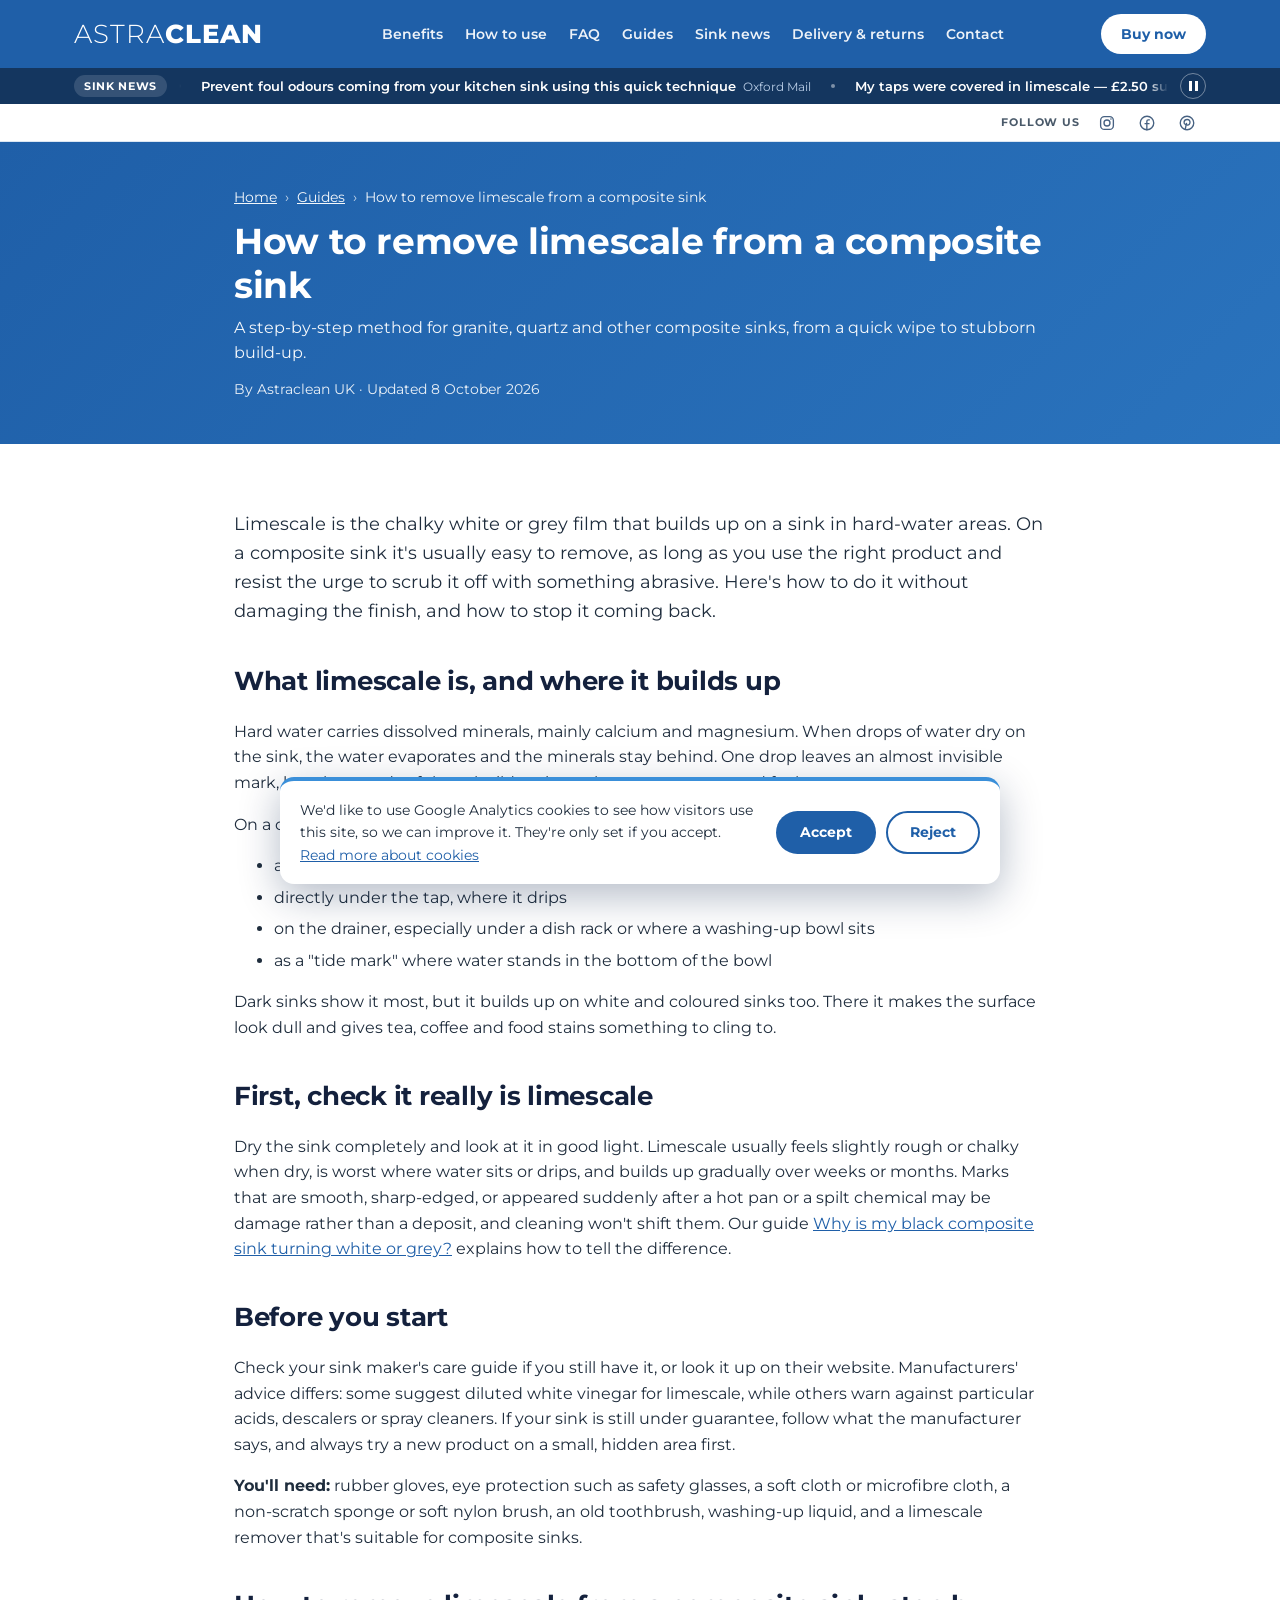
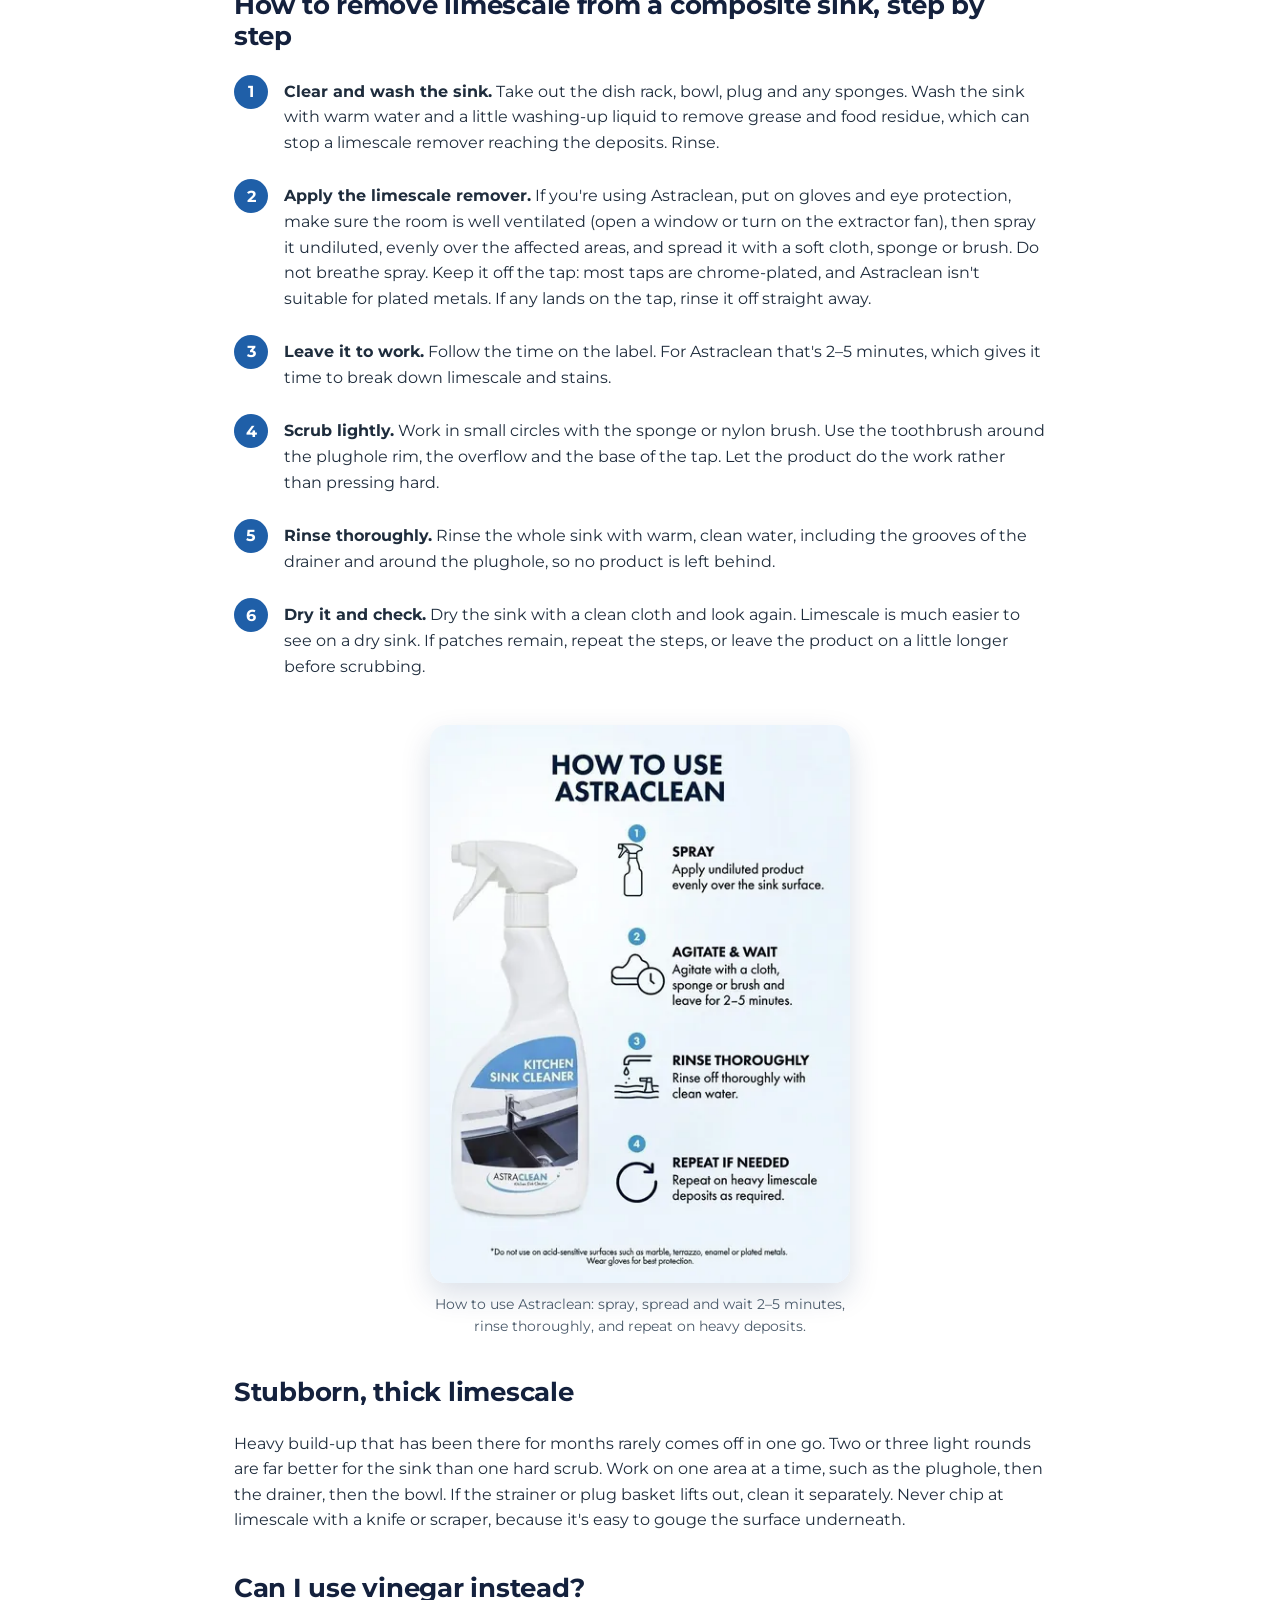
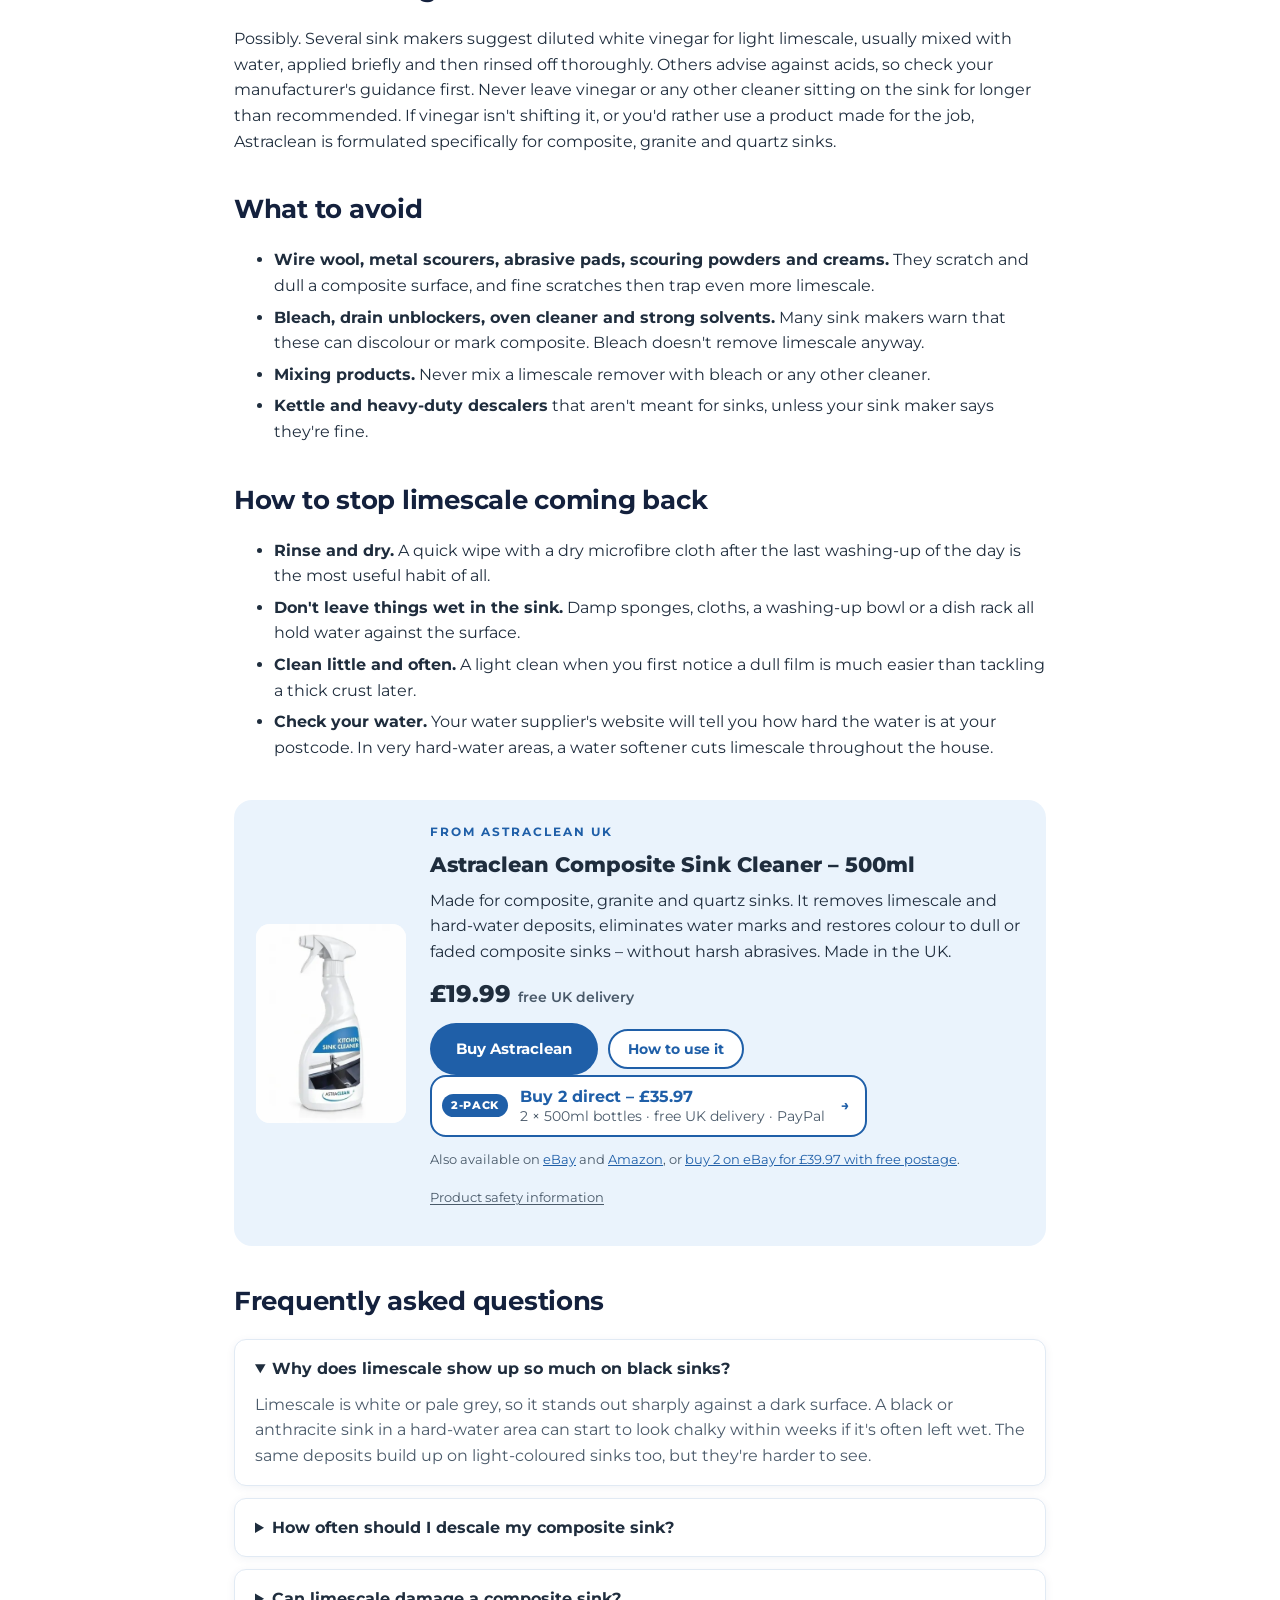
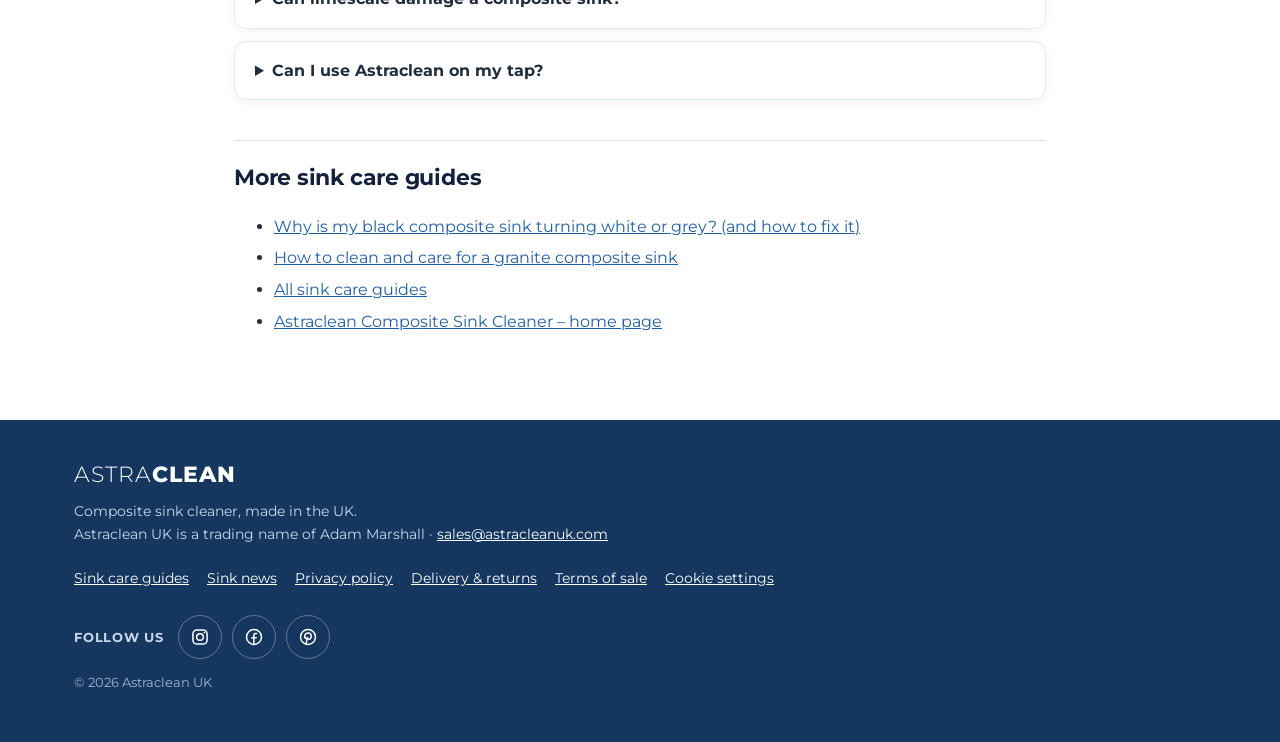
<file: guides/remove-limescale-from-composite-sink.html>
<!DOCTYPE html>
<html lang="en-GB">
<head>
<meta charset="utf-8">
<meta name="viewport" content="width=device-width, initial-scale=1">
<title>How to Remove Limescale from a Composite Sink | Astraclean UK</title>
<meta name="description" content="How to get limescale and white water marks off a composite or granite sink without scratching it, step by step, plus what to avoid and how to stop it coming back.">
<link rel="canonical" href="https://www.astracleanuk.com/guides/remove-limescale-from-composite-sink.html">
<meta name="theme-color" content="#1f5fa8">
<link rel="icon" href="/favicon.ico" sizes="48x48">
<link rel="icon" href="/favicon.svg" type="image/svg+xml">
<link rel="apple-touch-icon" href="/apple-touch-icon.png">
<link rel="manifest" href="/site.webmanifest">
<meta property="og:type" content="article">
<meta property="og:site_name" content="Astraclean UK">
<meta property="og:locale" content="en_GB">
<meta property="og:title" content="How to Remove Limescale from a Composite Sink | Astraclean UK">
<meta property="og:description" content="How to get limescale and white water marks off a composite or granite sink without scratching it, step by step, plus what to avoid and how to stop it coming back.">
<meta property="og:url" content="https://www.astracleanuk.com/guides/remove-limescale-from-composite-sink.html">
<meta property="og:image" content="https://www.astracleanuk.com/assets/img/og-image.jpg">
<meta property="og:image:width" content="1200">
<meta property="og:image:height" content="630">
<meta property="og:image:alt" content="Astraclean composite sink cleaner 500ml bottle on a blue background">
<meta property="article:published_time" content="2026-10-08">
<meta property="article:modified_time" content="2026-10-08">
<meta name="twitter:card" content="summary_large_image">
<meta name="twitter:title" content="How to Remove Limescale from a Composite Sink | Astraclean UK">
<meta name="twitter:description" content="How to get limescale and white water marks off a composite or granite sink without scratching it, step by step, plus what to avoid and how to stop it coming back.">
<meta name="twitter:image" content="https://www.astracleanuk.com/assets/img/og-image.jpg">
<meta name="twitter:image:alt" content="Astraclean composite sink cleaner 500ml bottle on a blue background">
<link rel="preload" href="/assets/fonts/montserrat-latin-var.woff2" as="font" type="font/woff2" crossorigin>
<!-- Sink news ticker: critical layout inline so it is always a thin one-line bar, even if an old styles.css is cached. Full styles in styles.css (loaded after, so it wins). -->
<style id="nt-critical">.news-ticker{background:#14365f;color:#fff;height:36px;overflow:hidden;font-size:13px;line-height:1.3}.nt-wrap{display:flex;align-items:center;gap:10px;height:36px;overflow:hidden}.nt-label{flex:none;color:#fff;text-decoration:none;font-weight:700;white-space:nowrap}.nt-viewport{flex:1 1 auto;min-width:0;overflow:hidden}.nt-track{display:flex;flex-wrap:nowrap;width:max-content;animation:nt-scroll var(--nt-dur,60s) linear infinite}.nt-list{display:flex;flex-wrap:nowrap;flex:none;list-style:none;margin:0;padding:0}.nt-list li{list-style:none;white-space:nowrap;padding:0 22px}.nt-list a{color:#fff;text-decoration:none}@keyframes nt-scroll{from{transform:translateX(0)}to{transform:translateX(-50%)}}.news-ticker:hover .nt-track,.news-ticker:focus-within .nt-track,.news-ticker.is-paused .nt-track{animation-play-state:paused}@media (prefers-reduced-motion:reduce){.nt-track{animation:none}.nt-list[aria-hidden]{display:none}}</style>
<link rel="stylesheet" href="/assets/css/styles.css?v=20261010f">
<script src="/assets/config.js?v=20261009e" defer></script>
<script src="/assets/js/main.js?v=20261102a" defer></script>
<script type="application/ld+json">
{
  "@context": "https://schema.org",
  "@graph": [
    {
      "@type": "Article",
      "@id": "https://www.astracleanuk.com/guides/remove-limescale-from-composite-sink.html#article",
      "headline": "How to remove limescale from a composite sink",
      "description": "How to get limescale and white water marks off a composite or granite sink without scratching it, step by step, plus what to avoid and how to stop it coming back.",
      "image": [
        "https://www.astracleanuk.com/assets/img/how-to-use-astraclean-880.jpg",
        "https://www.astracleanuk.com/assets/img/astraclean-sink-cleaner-500ml-880.jpg",
        "https://www.astracleanuk.com/assets/img/og-image.jpg"
      ],
      "datePublished": "2026-10-08",
      "dateModified": "2026-10-08",
      "inLanguage": "en-GB",
      "mainEntityOfPage": "https://www.astracleanuk.com/guides/remove-limescale-from-composite-sink.html",
      "author": {
        "@id": "https://www.astracleanuk.com/#organization"
      },
      "publisher": {
        "@id": "https://www.astracleanuk.com/#organization"
      },
      "about": {
        "@id": "https://www.astracleanuk.com/#product"
      }
    },
    {
      "@type": "BreadcrumbList",
      "itemListElement": [
        {
          "@type": "ListItem",
          "position": 1,
          "name": "Home",
          "item": "https://www.astracleanuk.com/"
        },
        {
          "@type": "ListItem",
          "position": 2,
          "name": "Guides",
          "item": "https://www.astracleanuk.com/guides/"
        },
        {
          "@type": "ListItem",
          "position": 3,
          "name": "How to remove limescale from a composite sink",
          "item": "https://www.astracleanuk.com/guides/remove-limescale-from-composite-sink.html"
        }
      ]
    },
    {
      "@type": "Organization",
      "@id": "https://www.astracleanuk.com/#organization",
      "name": "Astraclean UK",
      "url": "https://www.astracleanuk.com/",
      "logo": "https://www.astracleanuk.com/assets/icons/icon-512.png"
    },
    {
      "@type": "FAQPage",
      "@id": "https://www.astracleanuk.com/guides/remove-limescale-from-composite-sink.html#faq",
      "mainEntity": [
        {
          "@type": "Question",
          "name": "Why does limescale show up so much on black sinks?",
          "acceptedAnswer": {
            "@type": "Answer",
            "text": "Limescale is white or pale grey, so it stands out sharply against a dark surface. A black or anthracite sink in a hard-water area can start to look chalky within weeks if it's often left wet. The same deposits build up on light-coloured sinks too, but they're harder to see."
          }
        },
        {
          "@type": "Question",
          "name": "How often should I descale my composite sink?",
          "acceptedAnswer": {
            "@type": "Answer",
            "text": "It depends on how hard your water is and how much you use the sink. Rather than following a fixed schedule, tackle it when you first notice a dull or chalky film. Drying the sink after use means you'll need to do it far less often."
          }
        },
        {
          "@type": "Question",
          "name": "Can limescale damage a composite sink?",
          "acceptedAnswer": {
            "@type": "Answer",
            "text": "Limescale sits on the surface rather than eating into it, but it makes the sink look dull and gives stains something to grip. The bigger risk is how it's removed: scrubbing with abrasive pads or harsh chemicals can scratch or discolour the finish for good."
          }
        },
        {
          "@type": "Question",
          "name": "Can I use Astraclean on my tap?",
          "acceptedAnswer": {
            "@type": "Answer",
            "text": "No. Astraclean isn't suitable for plated metals, and most kitchen taps are chrome-plated. Keep it off the tap, rinse off any overspray straight away, and clean the tap with a soft cloth and washing-up liquid instead."
          }
        }
      ]
    }
  ]
}
</script>
</head>
<body>
<a class="skip" href="#main">Skip to content</a>

<header class="site-header"><div class="wrap">
  <a class="logo" href="/" aria-label="Astraclean home"><span>ASTRA</span><b>CLEAN</b></a>
  <nav class="site-nav" aria-label="Main"><a href="/#benefits">Benefits</a><a href="/#how-to-use">How to use</a><a href="/#faq">FAQ</a><a href="/guides/">Guides</a><a href="/news/">Sink news</a><a href="/delivery-returns.html">Delivery &amp; returns</a><a href="/#contact">Contact</a></nav>
  <a class="btn btn-white btn-sm" href="/#buy">Buy now</a>
</div></header>
<aside class="news-ticker" aria-label="Latest sink news" data-news-ticker><div class="wrap nt-wrap">
  <a class="nt-label" href="/news/">Sink news</a>
  <!--NEWS-TICKER:START--><div class="nt-viewport"><div class="nt-track" style="--nt-dur:67s"><ul class="nt-list"><li><a href="https://news.google.com/rss/articles/[base64]?oc=5" target="_blank" rel="noopener">Prevent foul odours coming from your kitchen sink using this quick technique</a> <span class="nt-src">Oxford Mail</span></li><li><a href="https://news.google.com/rss/articles/[base64]?oc=5" target="_blank" rel="noopener">My taps were covered in limescale — £2.50 supermarket spray made them gleam in minutes</a> <span class="nt-src">Mirror</span></li><li><a href="https://www.kbbreview.com/88403/products/new-in-kitchens/blanco-lavin-and-vion/" target="_blank" rel="noopener">Blanco LAVIN and VION</a> <span class="nt-src">kbbreview</span></li><li><a href="https://news.google.com/rss/articles/[base64]?oc=5" target="_blank" rel="noopener">Stubborn limescale will dissolve and not come back when wiped with cheap household item</a> <span class="nt-src">Daily Express</span></li></ul><ul class="nt-list" aria-hidden="true"><li><a href="https://news.google.com/rss/articles/[base64]?oc=5" target="_blank" rel="noopener" tabindex="-1">Prevent foul odours coming from your kitchen sink using this quick technique</a> <span class="nt-src">Oxford Mail</span></li><li><a href="https://news.google.com/rss/articles/[base64]?oc=5" target="_blank" rel="noopener" tabindex="-1">My taps were covered in limescale — £2.50 supermarket spray made them gleam in minutes</a> <span class="nt-src">Mirror</span></li><li><a href="https://www.kbbreview.com/88403/products/new-in-kitchens/blanco-lavin-and-vion/" target="_blank" rel="noopener" tabindex="-1">Blanco LAVIN and VION</a> <span class="nt-src">kbbreview</span></li><li><a href="https://news.google.com/rss/articles/[base64]?oc=5" target="_blank" rel="noopener" tabindex="-1">Stubborn limescale will dissolve and not come back when wiped with cheap household item</a> <span class="nt-src">Daily Express</span></li></ul></div></div><!--NEWS-TICKER:END-->
  <button type="button" class="nt-toggle" data-nt-toggle aria-pressed="false" hidden><span class="visually-hidden">Pause the news ticker</span><span aria-hidden="true" class="nt-ico"></span></button>
</div></aside>
<div class="top-social" data-placement="top-social"><div class="wrap ts-wrap"><span class="ts-label" aria-hidden="true">Follow us</span><ul class="social-row ts-row" aria-label="Follow Astraclean on social media"><li><a href="https://www.instagram.com/astracleanuk/" target="_blank" rel="noopener" data-social="instagram" aria-label="Astraclean on Instagram (opens in new tab)"><svg viewBox="0 0 24 24" aria-hidden="true" focusable="false"><rect x="3.5" y="3.5" width="17" height="17" rx="5"/><circle cx="12" cy="12" r="4"/><circle cx="17.3" cy="6.7" r="1.1" fill="currentColor" stroke="none"/></svg></a></li><li><a href="https://www.facebook.com/profile.php?id=61594942663710" target="_blank" rel="noopener" data-social="facebook" aria-label="Astraclean UK on Facebook (opens in new tab)"><svg viewBox="0 0 24 24" aria-hidden="true" focusable="false"><circle cx="12" cy="12" r="9"/><path d="M15.2 7.8h-1.5c-1.2 0-1.9.7-1.9 1.9V21"/><path d="M9.4 12.9h5.3"/></svg></a></li><li><a href="https://www.pinterest.com/astracleanuk/" target="_blank" rel="noopener" data-social="pinterest" aria-label="Astraclean on Pinterest (opens in new tab)"><svg viewBox="0 0 24 24" aria-hidden="true" focusable="false"><circle cx="12" cy="12" r="9"/><path d="M11.3 12.6 9.6 20.6"/><path d="M10.3 14.2c-1.6-.5-2.4-1.8-2.2-3.4.3-2.2 2.2-3.6 4.3-3.5 2.2.1 3.7 1.7 3.6 3.8-.1 2.4-1.8 4-3.6 3.6-.8-.2-1.2-.8-1.1-1.5"/></svg></a></li></ul></div></div>

<main id="main">
<section class="page-hero"><div class="wrap narrow"><nav class="breadcrumbs" aria-label="Breadcrumb"><ol><li><a href="/">Home</a></li><li><a href="/guides/">Guides</a></li><li aria-current="page">How to remove limescale from a composite sink</li></ol></nav><h1>How to remove limescale from a composite sink</h1><p>A step-by-step method for granite, quartz and other composite sinks, from a quick wipe to stubborn build-up.</p><p class="byline">By Astraclean UK · Updated <time datetime="2026-10-08">8 October 2026</time></p></div></section>
<article class="wrap narrow prose guide">
<p class="lead">Limescale is the chalky white or grey film that builds up on a sink in hard-water areas. On a composite sink it's usually easy to remove, as long as you use the right product and resist the urge to scrub it off with something abrasive. Here's how to do it without damaging the finish, and how to stop it coming back.</p>

<h2 id="what-is-limescale">What limescale is, and where it builds up</h2>
<p>Hard water carries dissolved minerals, mainly calcium and magnesium. When drops of water dry on the sink, the water evaporates and the minerals stay behind. One drop leaves an almost invisible mark, but thousands of them build up into a layer you can see and feel.</p>
<p>On a composite sink, limescale usually shows up first:</p>
<ul>
<li>around the plughole and the overflow</li>
<li>directly under the tap, where it drips</li>
<li>on the drainer, especially under a dish rack or where a washing-up bowl sits</li>
<li>as a "tide mark" where water stands in the bottom of the bowl</li>
</ul>
<p>Dark sinks show it most, but it builds up on white and coloured sinks too. There it makes the surface look dull and gives tea, coffee and food stains something to cling to.</p>

<h2 id="is-it-limescale">First, check it really is limescale</h2>
<p>Dry the sink completely and look at it in good light. Limescale usually feels slightly rough or chalky when dry, is worst where water sits or drips, and builds up gradually over weeks or months. Marks that are smooth, sharp-edged, or appeared suddenly after a hot pan or a spilt chemical may be damage rather than a deposit, and cleaning won't shift them. Our guide <a href="/guides/black-composite-sink-turning-white.html">Why is my black composite sink turning white or grey?</a> explains how to tell the difference.</p>

<h2 id="before-you-start">Before you start</h2>
<p>Check your sink maker's care guide if you still have it, or look it up on their website. Manufacturers' advice differs: some suggest diluted white vinegar for limescale, while others warn against particular acids, descalers or spray cleaners. If your sink is still under guarantee, follow what the manufacturer says, and always try a new product on a small, hidden area first.</p>
<p><strong>You'll need:</strong> rubber gloves, eye protection such as safety glasses, a soft cloth or microfibre cloth, a non-scratch sponge or soft nylon brush, an old toothbrush, washing-up liquid, and a limescale remover that's suitable for composite sinks.</p>

<h2 id="step-by-step">How to remove limescale from a composite sink, step by step</h2>
<ol class="steps">
<li><strong>Clear and wash the sink.</strong> Take out the dish rack, bowl, plug and any sponges. Wash the sink with warm water and a little washing-up liquid to remove grease and food residue, which can stop a limescale remover reaching the deposits. Rinse.</li>
<li><strong>Apply the limescale remover.</strong> If you're using Astraclean, put on gloves and eye protection, make sure the room is well ventilated (open a window or turn on the extractor fan), then spray it undiluted, evenly over the affected areas, and spread it with a soft cloth, sponge or brush. Do not breathe spray. Keep it off the tap: most taps are chrome-plated, and Astraclean isn't suitable for plated metals. If any lands on the tap, rinse it off straight away.</li>
<li><strong>Leave it to work.</strong> Follow the time on the label. For Astraclean that's 2–5 minutes, which gives it time to break down limescale and stains.</li>
<li><strong>Scrub lightly.</strong> Work in small circles with the sponge or nylon brush. Use the toothbrush around the plughole rim, the overflow and the base of the tap. Let the product do the work rather than pressing hard.</li>
<li><strong>Rinse thoroughly.</strong> Rinse the whole sink with warm, clean water, including the grooves of the drainer and around the plughole, so no product is left behind.</li>
<li><strong>Dry it and check.</strong> Dry the sink with a clean cloth and look again. Limescale is much easier to see on a dry sink. If patches remain, repeat the steps, or leave the product on a little longer before scrubbing.</li>
</ol>
<figure class="guide-fig">
  <picture>
    <source type="image/webp" srcset="/assets/img/how-to-use-astraclean-440.webp 440w, /assets/img/how-to-use-astraclean-660.webp 660w, /assets/img/how-to-use-astraclean-880.webp 880w" sizes="(max-width: 520px) calc(100vw - 48px), 420px">
    <img src="/assets/img/how-to-use-astraclean-660.jpg" srcset="/assets/img/how-to-use-astraclean-440.jpg 440w, /assets/img/how-to-use-astraclean-660.jpg 660w, /assets/img/how-to-use-astraclean-880.jpg 880w" sizes="(max-width: 520px) calc(100vw - 48px), 420px" width="880" height="1168" loading="lazy" decoding="async" alt="How to use Astraclean: spray, agitate and wait 2–5 minutes, rinse thoroughly, repeat if needed">
  </picture>
  <figcaption>How to use Astraclean: spray, spread and wait 2–5 minutes, rinse thoroughly, and repeat on heavy deposits.</figcaption>
</figure>

<h2 id="stubborn">Stubborn, thick limescale</h2>
<p>Heavy build-up that has been there for months rarely comes off in one go. Two or three light rounds are far better for the sink than one hard scrub. Work on one area at a time, such as the plughole, then the drainer, then the bowl. If the strainer or plug basket lifts out, clean it separately. Never chip at limescale with a knife or scraper, because it's easy to gouge the surface underneath.</p>

<h2 id="vinegar">Can I use vinegar instead?</h2>
<p>Possibly. Several sink makers suggest diluted white vinegar for light limescale, usually mixed with water, applied briefly and then rinsed off thoroughly. Others advise against acids, so check your manufacturer's guidance first. Never leave vinegar or any other cleaner sitting on the sink for longer than recommended. If vinegar isn't shifting it, or you'd rather use a product made for the job, Astraclean is formulated specifically for composite, granite and quartz sinks.</p>

<h2 id="avoid">What to avoid</h2>
<ul>
<li><strong>Wire wool, metal scourers, abrasive pads, scouring powders and creams.</strong> They scratch and dull a composite surface, and fine scratches then trap even more limescale.</li>
<li><strong>Bleach, drain unblockers, oven cleaner and strong solvents.</strong> Many sink makers warn that these can discolour or mark composite. Bleach doesn't remove limescale anyway.</li>
<li><strong>Mixing products.</strong> Never mix a limescale remover with bleach or any other cleaner.</li>
<li><strong>Kettle and heavy-duty descalers</strong> that aren't meant for sinks, unless your sink maker says they're fine.</li>
</ul>

<h2 id="prevent">How to stop limescale coming back</h2>
<ul>
<li><strong>Rinse and dry.</strong> A quick wipe with a dry microfibre cloth after the last washing-up of the day is the most useful habit of all.</li>
<li><strong>Don't leave things wet in the sink.</strong> Damp sponges, cloths, a washing-up bowl or a dish rack all hold water against the surface.</li>
<li><strong>Clean little and often.</strong> A light clean when you first notice a dull film is much easier than tackling a thick crust later.</li>
<li><strong>Check your water.</strong> Your water supplier's website will tell you how hard the water is at your postcode. In very hard-water areas, a water softener cuts limescale throughout the house.</li>
</ul>

<aside class="product-card" aria-label="Astraclean Composite Sink Cleaner">
  <div class="pc-img">
    <picture>
      <source type="image/webp" srcset="/assets/img/astraclean-sink-cleaner-500ml-360.webp 360w, /assets/img/astraclean-sink-cleaner-500ml-540.webp 540w" sizes="180px">
      <img src="/assets/img/astraclean-sink-cleaner-500ml-360.jpg" srcset="/assets/img/astraclean-sink-cleaner-500ml-360.jpg 360w, /assets/img/astraclean-sink-cleaner-500ml-540.jpg 540w" sizes="180px" width="880" height="1168" loading="lazy" decoding="async" alt="Astraclean Kitchen Sink Cleaner 500ml spray bottle">
    </picture>
  </div>
  <div class="pc-body">
    <p class="pc-eyebrow">From Astraclean UK</p>
    <p class="pc-title">Astraclean Composite Sink Cleaner – 500ml</p>
    <p>Made for composite, granite and quartz sinks. It removes limescale and hard-water deposits, eliminates water marks and restores colour to dull or faded composite sinks – without harsh abrasives. Made in the UK.</p>
    <p class="pc-price" data-direct data-needs-price hidden><span data-price></span> <small data-price-note></small></p>
    <div class="buy-actions">
      <a class="btn btn-blue" href="/#buy">Buy Astraclean</a>
      <a class="btn btn-outline-b btn-sm" href="/#how-to-use">How to use it</a>
    </div>
    <p class="pc-two"><a class="twopack twopack-direct twopack-card" href="https://www.paypal.com/cgi-bin/webscr?cmd=_xclick&amp;business=adam_m_1982%40btinternet.com&amp;item_name=Astraclean+2-pack+-+2+x+500ml+Composite+Sink+Cleaner+%282+bottles%29&amp;item_number=AC500-2PK&amp;amount=35.97&amp;currency_code=GBP&amp;shipping=0.00&amp;quantity=1&amp;on0=Pack+contents&amp;os0=2+x+500ml+bottles&amp;no_shipping=2&amp;lc=GB&amp;charset=utf-8&amp;return=https%3A%2F%2Fwww.astracleanuk.com%2F%3Forder%3Dthanks&amp;cancel_return=https%3A%2F%2Fwww.astracleanuk.com%2F&amp;notify_url=https%3A%2F%2Fastraclean-order-worker.astracleanuk.workers.dev%2Fpaypal-ipn" rel="noopener" data-direct2 data-direct2-link><span class="tp-badge">2-pack</span><span class="tp-text"><strong>Buy 2 direct<span data-direct2-price-wrap> – <span data-direct2-price>£35.97</span></span></strong>2 × 500ml bottles · free UK delivery · PayPal</span><span class="tp-go" aria-hidden="true">→</span></a></p>
    <p class="small pc-alt">Also available on <a href="https://www.ebay.co.uk/itm/197989704190" target="_blank" rel="noopener">eBay</a> and <a href="https://www.amazon.co.uk/dp/B0F1N7FYR9" target="_blank" rel="noopener">Amazon</a>, or <a href="https://www.ebay.co.uk/itm/198699332202" target="_blank" rel="noopener" data-ebay2-link>buy 2 on eBay<span data-ebay2-price-wrap> for <span data-ebay2-price>£39.97</span></span> with free postage</a>.</p>
    <p class="safety-link safety-link-card"><a href="/#safety">Product safety information</a></p>
  </div>
</aside>
<h2 id="faq">Frequently asked questions</h2>
<details open><summary>Why does limescale show up so much on black sinks?</summary><p>Limescale is white or pale grey, so it stands out sharply against a dark surface. A black or anthracite sink in a hard-water area can start to look chalky within weeks if it's often left wet. The same deposits build up on light-coloured sinks too, but they're harder to see.</p></details>
<details><summary>How often should I descale my composite sink?</summary><p>It depends on how hard your water is and how much you use the sink. Rather than following a fixed schedule, tackle it when you first notice a dull or chalky film. Drying the sink after use means you'll need to do it far less often.</p></details>
<details><summary>Can limescale damage a composite sink?</summary><p>Limescale sits on the surface rather than eating into it, but it makes the sink look dull and gives stains something to grip. The bigger risk is how it's removed: scrubbing with abrasive pads or harsh chemicals can scratch or discolour the finish for good.</p></details>
<details><summary>Can I use Astraclean on my tap?</summary><p>No. Astraclean isn't suitable for plated metals, and most kitchen taps are chrome-plated. Keep it off the tap, rinse off any overspray straight away, and clean the tap with a soft cloth and washing-up liquid instead.</p></details>
<section class="related" aria-labelledby="related-h"><h2 id="related-h">More sink care guides</h2><ul><li><a href="/guides/black-composite-sink-turning-white.html">Why is my black composite sink turning white or grey? (and how to fix it)</a></li><li><a href="/guides/clean-granite-composite-sink.html">How to clean and care for a granite composite sink</a></li><li><a href="/guides/">All sink care guides</a></li><li><a href="/">Astraclean Composite Sink Cleaner – home page</a></li></ul></section>
</article>
</main>

<footer class="site-footer"><div class="wrap">
  <div class="logo"><span>ASTRA</span><b>CLEAN</b></div>
  <p>Composite sink cleaner, made in the UK.<br>
  <!-- TODO(Adam): add the business postal address (and VAT number if VAT-registered) here. -->
  Astraclean UK is a trading name of Adam Marshall · <a href="mailto:sales@astracleanuk.com">sales@astracleanuk.com</a></p>
  <p class="footer-links"><a href="/guides/">Sink care guides</a><a href="/news/">Sink news</a><a href="/privacy.html">Privacy policy</a><a href="/delivery-returns.html">Delivery &amp; returns</a><a href="/terms.html">Terms of sale</a><button type="button" class="linklike" data-cookie-settings hidden>Cookie settings</button></p>
  <div class="follow" data-placement="footer-social"><p class="follow-label" aria-hidden="true">Follow us</p><ul class="social-row" aria-label="Follow Astraclean on social media"><li><a href="https://www.instagram.com/astracleanuk/" target="_blank" rel="noopener" data-social="instagram" aria-label="Astraclean on Instagram (opens in new tab)"><svg viewBox="0 0 24 24" aria-hidden="true" focusable="false"><rect x="3.5" y="3.5" width="17" height="17" rx="5"/><circle cx="12" cy="12" r="4"/><circle cx="17.3" cy="6.7" r="1.1" fill="currentColor" stroke="none"/></svg></a></li><li><a href="https://www.facebook.com/profile.php?id=61594942663710" target="_blank" rel="noopener" data-social="facebook" aria-label="Astraclean UK on Facebook (opens in new tab)"><svg viewBox="0 0 24 24" aria-hidden="true" focusable="false"><circle cx="12" cy="12" r="9"/><path d="M15.2 7.8h-1.5c-1.2 0-1.9.7-1.9 1.9V21"/><path d="M9.4 12.9h5.3"/></svg></a></li><li><a href="https://www.pinterest.com/astracleanuk/" target="_blank" rel="noopener" data-social="pinterest" aria-label="Astraclean on Pinterest (opens in new tab)"><svg viewBox="0 0 24 24" aria-hidden="true" focusable="false"><circle cx="12" cy="12" r="9"/><path d="M11.3 12.6 9.6 20.6"/><path d="M10.3 14.2c-1.6-.5-2.4-1.8-2.2-3.4.3-2.2 2.2-3.6 4.3-3.5 2.2.1 3.7 1.7 3.6 3.8-.1 2.4-1.8 4-3.6 3.6-.8-.2-1.2-.8-1.1-1.5"/></svg></a></li></ul></div>
  <p class="copy">© 2026 Astraclean UK</p>
</div></footer>
</body>
</html>
</file>
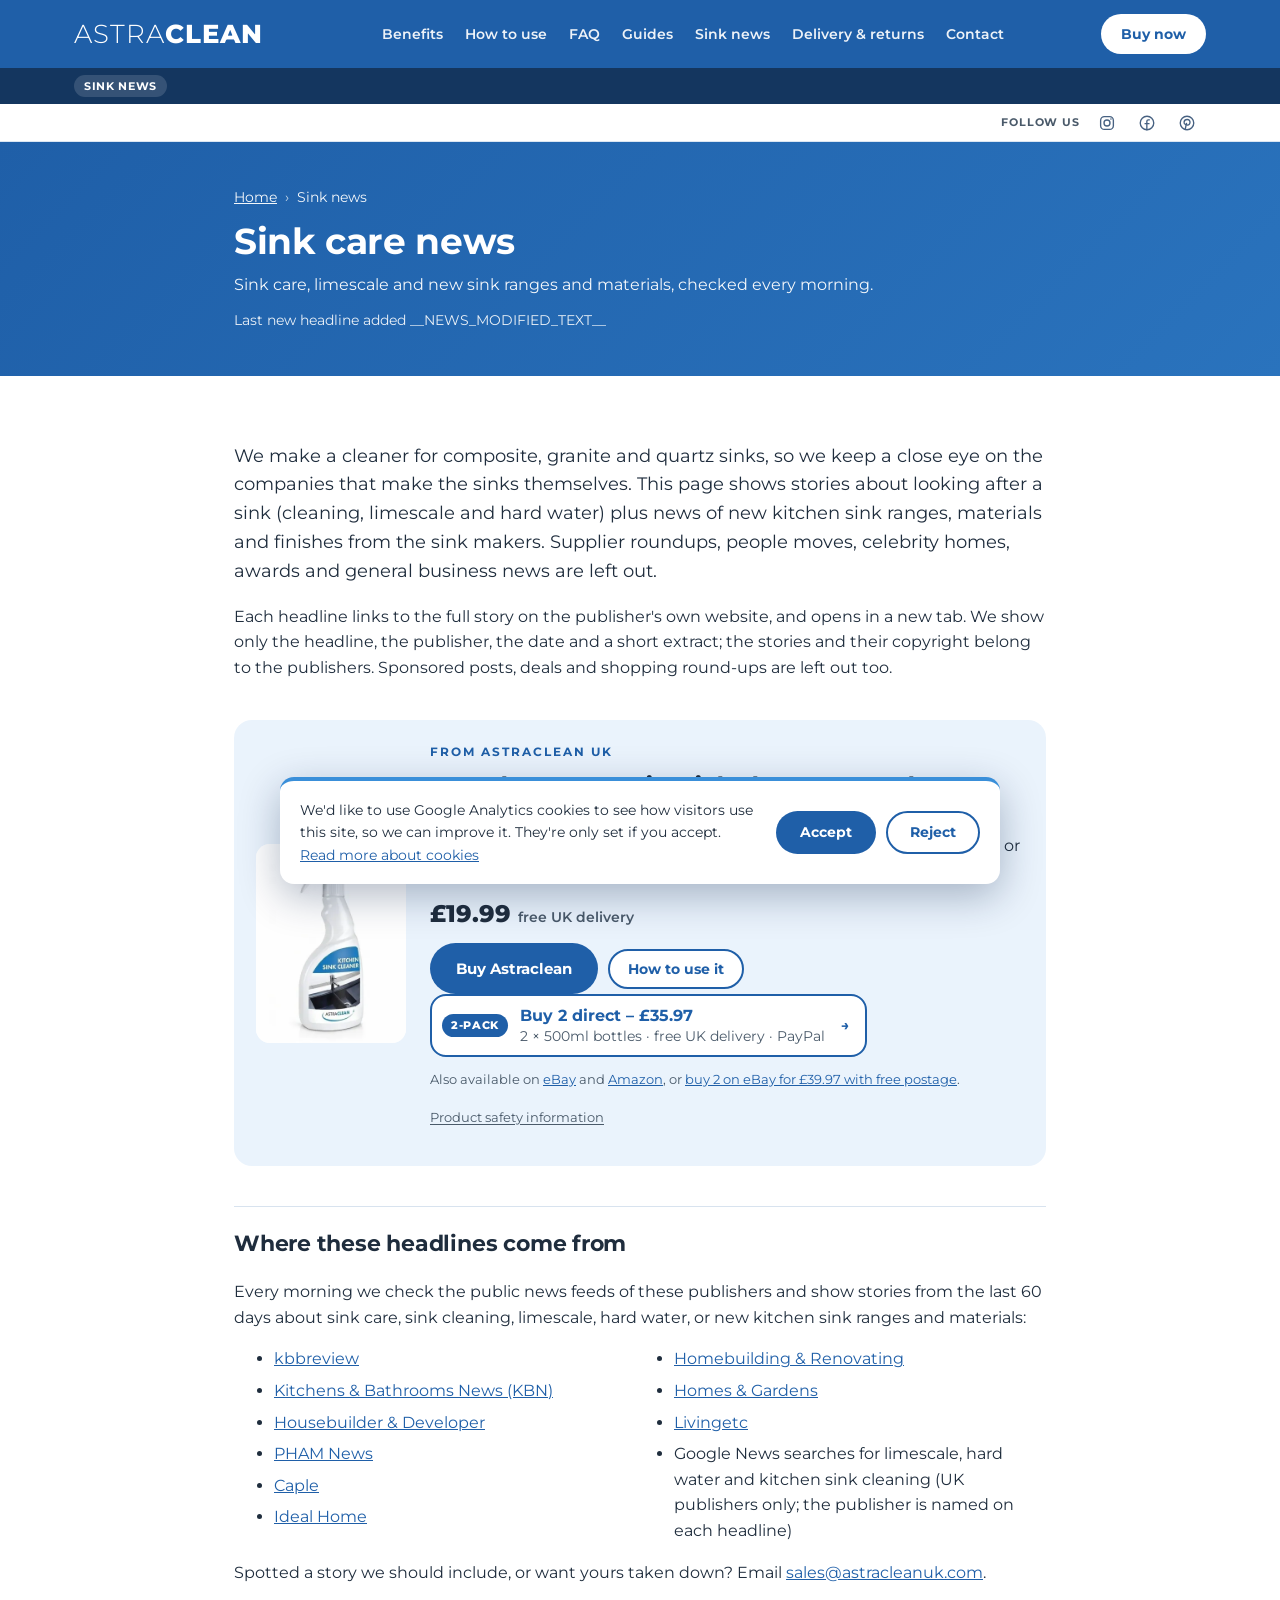
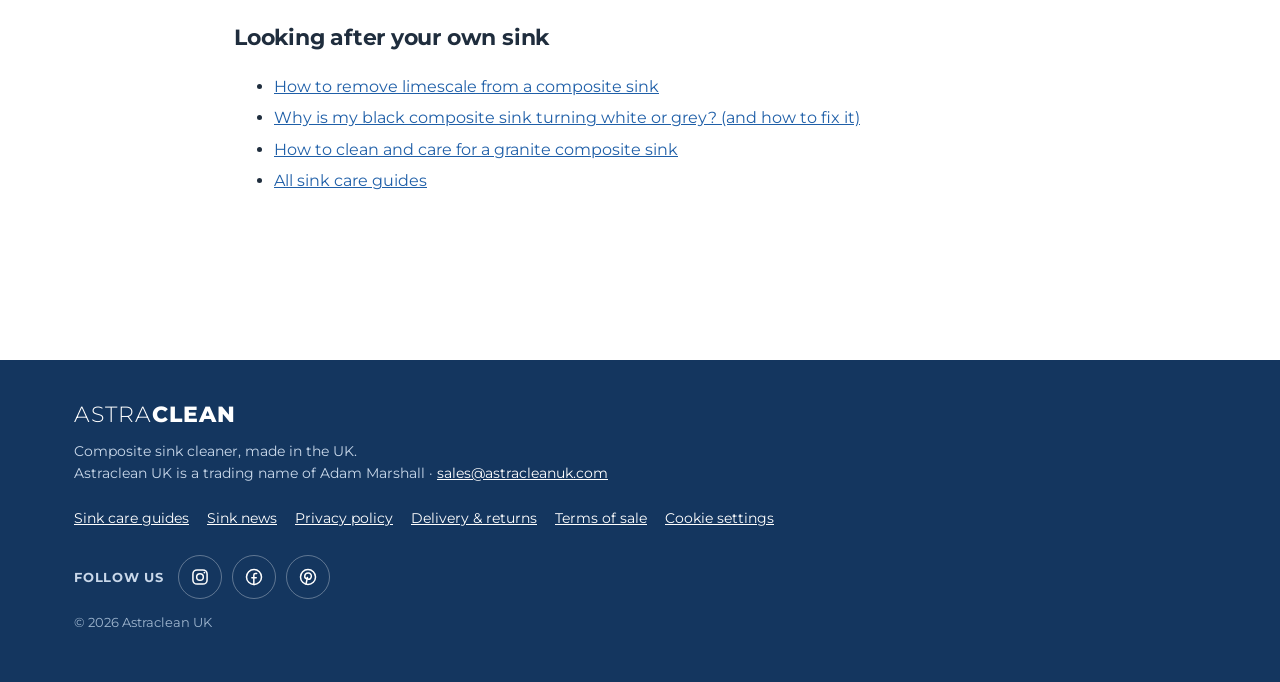
<file: .github/news/template.html>
<!DOCTYPE html>
<html lang="en-GB">
<head>
<meta charset="utf-8">
<meta name="viewport" content="width=device-width, initial-scale=1">
<title>Sink Care News: Limescale, Hard Water and Sink Cleaning | Astraclean UK</title>
<meta name="description" content="Sink care news, checked daily: stories about cleaning kitchen sinks, limescale and hard water, new kitchen sink ranges and sink materials, plus our own sink care guides.">
<meta name="robots" content="noindex, follow">
<link rel="canonical" href="https://www.astracleanuk.com/news/">
<meta name="theme-color" content="#1f5fa8">
<link rel="icon" href="/favicon.ico" sizes="48x48">
<link rel="icon" href="/favicon.svg" type="image/svg+xml">
<link rel="apple-touch-icon" href="/apple-touch-icon.png">
<link rel="manifest" href="/site.webmanifest">
<meta property="og:type" content="website">
<meta property="og:site_name" content="Astraclean UK">
<meta property="og:locale" content="en_GB">
<meta property="og:title" content="Sink Care News: Limescale, Hard Water and Sink Cleaning | Astraclean UK">
<meta property="og:description" content="Sink care news, checked daily: stories about cleaning kitchen sinks, limescale and hard water, new kitchen sink ranges and sink materials, plus our own sink care guides.">
<meta property="og:url" content="https://www.astracleanuk.com/news/">
<meta property="og:image" content="https://www.astracleanuk.com/assets/img/og-image.jpg">
<meta property="og:image:width" content="1200">
<meta property="og:image:height" content="630">
<meta property="og:image:alt" content="Astraclean composite sink cleaner 500ml bottle on a blue background">
<meta name="twitter:card" content="summary_large_image">
<meta name="twitter:title" content="Sink Care News: Limescale, Hard Water and Sink Cleaning | Astraclean UK">
<meta name="twitter:description" content="Sink care news, checked daily: stories about cleaning kitchen sinks, limescale and hard water, new kitchen sink ranges and sink materials, plus our own sink care guides.">
<meta name="twitter:image" content="https://www.astracleanuk.com/assets/img/og-image.jpg">
<meta name="twitter:image:alt" content="Astraclean composite sink cleaner 500ml bottle on a blue background">
<link rel="preload" href="/assets/fonts/montserrat-latin-var.woff2" as="font" type="font/woff2" crossorigin>
<!-- Sink news ticker: critical layout inline so it is always a thin one-line bar, even if an old styles.css is cached. Full styles in styles.css (loaded after, so it wins). -->
<style id="nt-critical">.news-ticker{background:#14365f;color:#fff;height:36px;overflow:hidden;font-size:13px;line-height:1.3}.nt-wrap{display:flex;align-items:center;gap:10px;height:36px;overflow:hidden}.nt-label{flex:none;color:#fff;text-decoration:none;font-weight:700;white-space:nowrap}.nt-viewport{flex:1 1 auto;min-width:0;overflow:hidden}.nt-track{display:flex;flex-wrap:nowrap;width:max-content;animation:nt-scroll var(--nt-dur,60s) linear infinite}.nt-list{display:flex;flex-wrap:nowrap;flex:none;list-style:none;margin:0;padding:0}.nt-list li{list-style:none;white-space:nowrap;padding:0 22px}.nt-list a{color:#fff;text-decoration:none}@keyframes nt-scroll{from{transform:translateX(0)}to{transform:translateX(-50%)}}.news-ticker:hover .nt-track,.news-ticker:focus-within .nt-track,.news-ticker.is-paused .nt-track{animation-play-state:paused}@media (prefers-reduced-motion:reduce){.nt-track{animation:none}.nt-list[aria-hidden]{display:none}}</style>
<link rel="stylesheet" href="/assets/css/styles.css?v=20261010f">
<script src="/assets/config.js?v=20261009e" defer></script>
<script src="/assets/js/main.js?v=20261102a" defer></script>
<script type="application/ld+json">
{
  "@context": "https://schema.org",
  "@graph": [
    {
      "@type": "CollectionPage",
      "@id": "https://www.astracleanuk.com/news/#page",
      "url": "https://www.astracleanuk.com/news/",
      "name": "Sink care news",
      "description": "Sink care news, checked daily: stories about cleaning kitchen sinks, limescale and hard water, new kitchen sink ranges and sink materials, plus our own sink care guides.",
      "inLanguage": "en-GB",
      "dateModified": "__NEWS_MODIFIED_ISO__",
      "isPartOf": {
        "@id": "https://www.astracleanuk.com/#website"
      },
      "publisher": {
        "@id": "https://www.astracleanuk.com/#organization"
      }
    },
    {
      "@type": "BreadcrumbList",
      "itemListElement": [
        {
          "@type": "ListItem",
          "position": 1,
          "name": "Home",
          "item": "https://www.astracleanuk.com/"
        },
        {
          "@type": "ListItem",
          "position": 2,
          "name": "Sink news",
          "item": "https://www.astracleanuk.com/news/"
        }
      ]
    },
    {
      "@type": "Organization",
      "@id": "https://www.astracleanuk.com/#organization",
      "name": "Astraclean UK",
      "url": "https://www.astracleanuk.com/",
      "logo": "https://www.astracleanuk.com/assets/icons/icon-512.png"
    }
  ]
}
</script>
</head>
<body>
<a class="skip" href="#main">Skip to content</a>

<header class="site-header"><div class="wrap">
  <a class="logo" href="/" aria-label="Astraclean home"><span>ASTRA</span><b>CLEAN</b></a>
  <nav class="site-nav" aria-label="Main"><a href="/#benefits">Benefits</a><a href="/#how-to-use">How to use</a><a href="/#faq">FAQ</a><a href="/guides/">Guides</a><a href="/news/" aria-current="page">Sink news</a><a href="/delivery-returns.html">Delivery &amp; returns</a><a href="/#contact">Contact</a></nav>
  <a class="btn btn-white btn-sm" href="/#buy">Buy now</a>
</div></header>
<aside class="news-ticker" aria-label="Latest sink news" data-news-ticker><div class="wrap nt-wrap">
  <a class="nt-label" href="/news/">Sink news</a>
  <!--NEWS-TICKER:START--><!--NEWS-TICKER:END-->
  <button type="button" class="nt-toggle" data-nt-toggle aria-pressed="false" hidden><span class="visually-hidden">Pause the news ticker</span><span aria-hidden="true" class="nt-ico"></span></button>
</div></aside>
<div class="top-social" data-placement="top-social"><div class="wrap ts-wrap"><span class="ts-label" aria-hidden="true">Follow us</span><ul class="social-row ts-row" aria-label="Follow Astraclean on social media"><li><a href="https://www.instagram.com/astracleanuk/" target="_blank" rel="noopener" data-social="instagram" aria-label="Astraclean on Instagram (opens in new tab)"><svg viewBox="0 0 24 24" aria-hidden="true" focusable="false"><rect x="3.5" y="3.5" width="17" height="17" rx="5"/><circle cx="12" cy="12" r="4"/><circle cx="17.3" cy="6.7" r="1.1" fill="currentColor" stroke="none"/></svg></a></li><li><a href="https://www.facebook.com/profile.php?id=61594942663710" target="_blank" rel="noopener" data-social="facebook" aria-label="Astraclean UK on Facebook (opens in new tab)"><svg viewBox="0 0 24 24" aria-hidden="true" focusable="false"><circle cx="12" cy="12" r="9"/><path d="M15.2 7.8h-1.5c-1.2 0-1.9.7-1.9 1.9V21"/><path d="M9.4 12.9h5.3"/></svg></a></li><li><a href="https://www.pinterest.com/astracleanuk/" target="_blank" rel="noopener" data-social="pinterest" aria-label="Astraclean on Pinterest (opens in new tab)"><svg viewBox="0 0 24 24" aria-hidden="true" focusable="false"><circle cx="12" cy="12" r="9"/><path d="M11.3 12.6 9.6 20.6"/><path d="M10.3 14.2c-1.6-.5-2.4-1.8-2.2-3.4.3-2.2 2.2-3.6 4.3-3.5 2.2.1 3.7 1.7 3.6 3.8-.1 2.4-1.8 4-3.6 3.6-.8-.2-1.2-.8-1.1-1.5"/></svg></a></li></ul></div></div>

<main id="main">
<section class="page-hero"><div class="wrap narrow"><nav class="breadcrumbs" aria-label="Breadcrumb"><ol><li><a href="/">Home</a></li><li aria-current="page">Sink news</li></ol></nav><h1>Sink care news</h1><p>Sink care, limescale and new sink ranges and materials, checked every morning.</p><p class="byline">Last new headline added <time datetime="__NEWS_MODIFIED_ISO__">__NEWS_MODIFIED_TEXT__</time></p></div></section>
<div class="wrap narrow prose news">
<p class="lead">We make a cleaner for composite, granite and quartz sinks, so we keep a close eye on the companies that make the sinks themselves. This page shows stories about looking after a sink (cleaning, limescale and hard water) plus news of new kitchen sink ranges, materials and finishes from the sink makers. Supplier roundups, people moves, celebrity homes, awards and general business news are left out.</p>
<p>Each headline links to the full story on the publisher's own website, and opens in a new tab. We show only the headline, the publisher, the date and a short extract; the stories and their copyright belong to the publishers. Sponsored posts, deals and shopping round-ups are left out too.</p>
<!--NEWS:ITEMS-->
<aside class="product-card" aria-label="Astraclean Composite Sink Cleaner">
  <div class="pc-img">
    <picture>
      <source type="image/webp" srcset="/assets/img/astraclean-sink-cleaner-500ml-360.webp 360w, /assets/img/astraclean-sink-cleaner-500ml-540.webp 540w" sizes="180px">
      <img src="/assets/img/astraclean-sink-cleaner-500ml-360.jpg" srcset="/assets/img/astraclean-sink-cleaner-500ml-360.jpg 360w, /assets/img/astraclean-sink-cleaner-500ml-540.jpg 540w" sizes="180px" width="880" height="1168" loading="lazy" decoding="async" alt="Astraclean Kitchen Sink Cleaner 500ml spray bottle">
    </picture>
  </div>
  <div class="pc-body">
    <p class="pc-eyebrow">From Astraclean UK</p>
    <p class="pc-title">Astraclean Composite Sink Cleaner – 500ml</p>
    <p>Made for composite, granite and quartz sinks. It removes limescale and hard-water deposits, eliminates water marks and restores colour to dull or faded composite sinks – without harsh abrasives. Made in the UK.</p>
    <p class="pc-price" data-direct data-needs-price hidden><span data-price></span> <small data-price-note></small></p>
    <div class="buy-actions">
      <a class="btn btn-blue" href="/#buy">Buy Astraclean</a>
      <a class="btn btn-outline-b btn-sm" href="/#how-to-use">How to use it</a>
    </div>
    <p class="pc-two"><a class="twopack twopack-direct twopack-card" href="https://www.paypal.com/cgi-bin/webscr?cmd=_xclick&amp;business=adam_m_1982%40btinternet.com&amp;item_name=Astraclean+2-pack+-+2+x+500ml+Composite+Sink+Cleaner+%282+bottles%29&amp;item_number=AC500-2PK&amp;amount=35.97&amp;currency_code=GBP&amp;shipping=0.00&amp;quantity=1&amp;on0=Pack+contents&amp;os0=2+x+500ml+bottles&amp;no_shipping=2&amp;lc=GB&amp;charset=utf-8&amp;return=https%3A%2F%2Fwww.astracleanuk.com%2F%3Forder%3Dthanks&amp;cancel_return=https%3A%2F%2Fwww.astracleanuk.com%2F&amp;notify_url=https%3A%2F%2Fastraclean-order-worker.astracleanuk.workers.dev%2Fpaypal-ipn" rel="noopener" data-direct2 data-direct2-link><span class="tp-badge">2-pack</span><span class="tp-text"><strong>Buy 2 direct<span data-direct2-price-wrap> – <span data-direct2-price>£35.97</span></span></strong>2 × 500ml bottles · free UK delivery · PayPal</span><span class="tp-go" aria-hidden="true">→</span></a></p>
    <p class="small pc-alt">Also available on <a href="https://www.ebay.co.uk/itm/197989704190" target="_blank" rel="noopener">eBay</a> and <a href="https://www.amazon.co.uk/dp/B0F1N7FYR9" target="_blank" rel="noopener">Amazon</a>, or <a href="https://www.ebay.co.uk/itm/198699332202" target="_blank" rel="noopener" data-ebay2-link>buy 2 on eBay<span data-ebay2-price-wrap> for <span data-ebay2-price>£39.97</span></span> with free postage</a>.</p>
    <p class="safety-link safety-link-card"><a href="/#safety">Product safety information</a></p>
  </div>
</aside>
<section class="news-about" aria-labelledby="about-h">
<h2 id="about-h">Where these headlines come from</h2>
<p>Every morning we check the public news feeds of these publishers and show stories from the last 60 days about sink care, sink cleaning, limescale, hard water, or new kitchen sink ranges and materials:</p>
<ul class="news-sources"><li><a href="https://www.kbbreview.com/" target="_blank" rel="noopener">kbbreview</a></li><li><a href="https://kbnweekly.co.uk/" target="_blank" rel="noopener">Kitchens &amp; Bathrooms News (KBN)</a></li><li><a href="https://www.hbdonline.co.uk/" target="_blank" rel="noopener">Housebuilder &amp; Developer</a></li><li><a href="https://www.phamnews.co.uk/" target="_blank" rel="noopener">PHAM News</a></li><li><a href="https://www.caple.co.uk/" target="_blank" rel="noopener">Caple</a></li><li><a href="https://www.idealhome.co.uk/" target="_blank" rel="noopener">Ideal Home</a></li><li><a href="https://www.homebuilding.co.uk/" target="_blank" rel="noopener">Homebuilding &amp; Renovating</a></li><li><a href="https://www.homesandgardens.com/" target="_blank" rel="noopener">Homes &amp; Gardens</a></li><li><a href="https://www.livingetc.com/" target="_blank" rel="noopener">Livingetc</a></li><li>Google News searches for limescale, hard water and kitchen sink cleaning (UK publishers only; the publisher is named on each headline)</li></ul>
<p>Spotted a story we should include, or want yours taken down? Email <a href="mailto:sales@astracleanuk.com">sales@astracleanuk.com</a>.</p>
<h2 id="care">Looking after your own sink</h2>
<ul><li><a href="/guides/remove-limescale-from-composite-sink.html">How to remove limescale from a composite sink</a></li><li><a href="/guides/black-composite-sink-turning-white.html">Why is my black composite sink turning white or grey? (and how to fix it)</a></li><li><a href="/guides/clean-granite-composite-sink.html">How to clean and care for a granite composite sink</a></li><li><a href="/guides/">All sink care guides</a></li></ul>
</section>
</div>
</main>

<footer class="site-footer"><div class="wrap">
  <div class="logo"><span>ASTRA</span><b>CLEAN</b></div>
  <p>Composite sink cleaner, made in the UK.<br>
  <!-- TODO(Adam): add the business postal address (and VAT number if VAT-registered) here. -->
  Astraclean UK is a trading name of Adam Marshall · <a href="mailto:sales@astracleanuk.com">sales@astracleanuk.com</a></p>
  <p class="footer-links"><a href="/guides/">Sink care guides</a><a href="/news/">Sink news</a><a href="/privacy.html">Privacy policy</a><a href="/delivery-returns.html">Delivery &amp; returns</a><a href="/terms.html">Terms of sale</a><button type="button" class="linklike" data-cookie-settings hidden>Cookie settings</button></p>
  <div class="follow" data-placement="footer-social"><p class="follow-label" aria-hidden="true">Follow us</p><ul class="social-row" aria-label="Follow Astraclean on social media"><li><a href="https://www.instagram.com/astracleanuk/" target="_blank" rel="noopener" data-social="instagram" aria-label="Astraclean on Instagram (opens in new tab)"><svg viewBox="0 0 24 24" aria-hidden="true" focusable="false"><rect x="3.5" y="3.5" width="17" height="17" rx="5"/><circle cx="12" cy="12" r="4"/><circle cx="17.3" cy="6.7" r="1.1" fill="currentColor" stroke="none"/></svg></a></li><li><a href="https://www.facebook.com/profile.php?id=61594942663710" target="_blank" rel="noopener" data-social="facebook" aria-label="Astraclean UK on Facebook (opens in new tab)"><svg viewBox="0 0 24 24" aria-hidden="true" focusable="false"><circle cx="12" cy="12" r="9"/><path d="M15.2 7.8h-1.5c-1.2 0-1.9.7-1.9 1.9V21"/><path d="M9.4 12.9h5.3"/></svg></a></li><li><a href="https://www.pinterest.com/astracleanuk/" target="_blank" rel="noopener" data-social="pinterest" aria-label="Astraclean on Pinterest (opens in new tab)"><svg viewBox="0 0 24 24" aria-hidden="true" focusable="false"><circle cx="12" cy="12" r="9"/><path d="M11.3 12.6 9.6 20.6"/><path d="M10.3 14.2c-1.6-.5-2.4-1.8-2.2-3.4.3-2.2 2.2-3.6 4.3-3.5 2.2.1 3.7 1.7 3.6 3.8-.1 2.4-1.8 4-3.6 3.6-.8-.2-1.2-.8-1.1-1.5"/></svg></a></li></ul></div>
  <p class="copy">© 2026 Astraclean UK</p>
</div></footer>
</body>
</html>
</file>
<file: assets/css/styles.css>
/* Astraclean UK – site styles. Plain CSS, no build step. Brand: #1f5fa8 → #3a8fd9 */
@font-face{font-family:"Montserrat";src:url(/assets/fonts/montserrat-latin-var.woff2) format("woff2");font-weight:300 800;font-style:normal;font-display:swap}
:root{--head:#14213d;--b1:#1f5fa8;--b2:#3a8fd9;--light:#eaf3fc;--soft:#f4f8fc;--ink:#1f2d3d;--muted:#4a5a6a;--dark:#14365f;--line:#dbe6f2;--star:#e39b00;--grad:linear-gradient(135deg,var(--b1) 0%,#2a73bd 100%);--shadow:0 4px 16px rgba(16,50,100,.08);--radius:16px}
*,*::before,*::after{box-sizing:border-box}
html{scroll-behavior:smooth;-webkit-text-size-adjust:100%;scroll-padding-top:80px}
@media (prefers-reduced-motion:reduce){html{scroll-behavior:auto}}
body{margin:0;font-family:Montserrat,Arial,Helvetica,sans-serif;color:var(--ink);line-height:1.6;font-size:16px;background:#fff}
img{max-width:100%;height:auto;display:block}
a{color:var(--b1)}
a:hover{text-decoration-thickness:2px}
:focus-visible{outline:3px solid var(--dark);outline-offset:3px}
.hero :focus-visible,.band :focus-visible,.site-header :focus-visible,.site-footer :focus-visible,.page-hero :focus-visible{outline-color:#ffbf47}
[hidden]{display:none!important}
.wrap{max-width:1180px;margin:0 auto;padding:0 24px}
.narrow{max-width:860px}
.skip{position:absolute;left:-9999px;top:0;background:#fff;color:var(--b1);padding:10px 16px;z-index:50;font-weight:700}
.skip:focus{left:12px;top:12px}
.visually-hidden{position:absolute!important;width:1px;height:1px;overflow:hidden;clip:rect(0 0 0 0);white-space:nowrap}

/* Sink news ticker under the main menu (headlines written daily by .github/news/build_news.py) */
.news-ticker{background:var(--dark);color:#fff;font-size:13px;line-height:1.3;height:36px;overflow:hidden}
.nt-wrap{display:flex;align-items:center;gap:12px;height:36px;overflow:hidden}
.nt-label{flex:none;white-space:nowrap;color:#fff;font-weight:700;text-transform:uppercase;letter-spacing:.06em;font-size:11px;text-decoration:none;background:rgba(255,255,255,.14);padding:4px 10px;border-radius:999px}
.nt-label:hover{background:rgba(255,255,255,.24)}
.nt-viewport{flex:1;min-width:0;overflow:hidden;-webkit-mask-image:linear-gradient(90deg,transparent,#000 20px,#000 calc(100% - 20px),transparent);mask-image:linear-gradient(90deg,transparent,#000 20px,#000 calc(100% - 20px),transparent)}
.nt-track{display:flex;flex-wrap:nowrap;width:max-content;animation:nt-scroll var(--nt-dur,60s) linear infinite}
.nt-list{display:flex;flex-wrap:nowrap;list-style:none;margin:0;padding:0;flex:none}
.nt-list li{list-style:none;white-space:nowrap;padding:0 22px;position:relative}
.nt-list li::before{content:"";position:absolute;left:-2px;top:50%;width:4px;height:4px;margin-top:-2px;border-radius:50%;background:rgba(255,255,255,.45)}
.nt-list a,.nt-empty a{color:#fff;text-decoration:none;font-weight:600}
.nt-list a:hover,.nt-list a:focus-visible,.nt-empty a:hover{text-decoration:underline}
.nt-src{color:#b9cde6;font-size:12px;margin-left:4px}
.nt-empty{margin:0;white-space:nowrap;overflow:hidden;text-overflow:ellipsis}
.news-ticker :focus-visible{outline-color:#ffbf47;outline-offset:1px}
.nt-toggle{flex:none;width:26px;height:26px;border-radius:50%;border:1px solid rgba(255,255,255,.4);background:transparent;cursor:pointer;display:grid;place-items:center;padding:0}
.nt-toggle:hover{background:rgba(255,255,255,.14)}
.nt-ico{display:block;width:9px;height:10px;border-left:3px solid #fff;border-right:3px solid #fff}
.news-ticker.is-paused .nt-ico{width:0;height:0;border-style:solid;border-width:5px 0 5px 8px;border-color:transparent transparent transparent #fff;margin-left:2px}
@keyframes nt-scroll{from{transform:translateX(0)}to{transform:translateX(-50%)}}
.news-ticker:hover .nt-track,.news-ticker:focus-within .nt-track,.news-ticker.is-paused .nt-track{animation-play-state:paused}
@media (max-width:600px){.nt-wrap{gap:8px;height:36px}.news-ticker{font-size:12.5px}.nt-label{font-size:10px;padding:3px 8px}}
@media (prefers-reduced-motion:reduce){
  .nt-track{animation:none}
  .nt-list[aria-hidden]{display:none}
  .nt-viewport{overflow-x:auto;scrollbar-width:none}
  .nt-viewport::-webkit-scrollbar{display:none}
  .nt-toggle{display:none!important}
}

/* Header */
.site-header{background:var(--b1);color:#fff;position:sticky;top:0;z-index:20}
.site-header .wrap{display:flex;align-items:center;justify-content:space-between;height:68px;gap:16px}
.logo{font-size:26px;letter-spacing:1px;font-weight:300;color:#fff;text-decoration:none;line-height:1;white-space:nowrap}
.logo b{font-weight:800}
.site-nav a{color:#fff;text-decoration:none;margin-left:22px;font-size:14px;font-weight:600;opacity:.92}
.site-nav a:hover{opacity:1;text-decoration:underline}

/* Buttons */
.btn{display:inline-block;padding:14px 24px;border-radius:999px;font-weight:700;text-decoration:none;font-size:15px;text-align:center;line-height:1.3;border:2px solid transparent;cursor:pointer;font-family:inherit;transition:transform .15s ease,box-shadow .15s ease}
.btn:hover{transform:translateY(-1px);box-shadow:0 6px 16px rgba(8,30,70,.18)}
.btn:active{transform:none;box-shadow:none}
@media (prefers-reduced-motion:reduce){.btn,.btn:hover{transition:none;transform:none}}
.btn-blue:hover{background:#1a5294}
.btn-white{background:#fff;color:var(--b1)}
.btn-blue{background:var(--b1);color:#fff}
.btn-outline{border-color:#fff;color:#fff;background:transparent}
.btn-outline-b{border-color:var(--b1);color:var(--b1);background:#fff}
.btn-sm{padding:9px 18px;font-size:14px}
/* Marketplace buttons are the main buttons until a direct checkout exists; then they become secondary. */
.has-direct .hero .btn-market,.has-direct .band .btn-market{background:transparent;color:#fff;border-color:#fff}
.has-direct .buy-box .btn-market{background:#fff;color:var(--b1);border-color:var(--b1);padding:9px 18px;font-size:14px}

/* Hero */
.hero{color:#fff;background:radial-gradient(circle at 86% 20%,rgba(255,255,255,.09) 0 25%,transparent 25.2%),radial-gradient(circle at 84% 78%,rgba(255,255,255,.07) 0 19%,transparent 19.2%),var(--grad)}
.hero{padding:0}
.hero .wrap{min-height:580px;display:flex;align-items:center;justify-content:space-between;gap:56px}
.hero-text{max-width:640px;padding:64px 0}
.eyebrow{font-size:13px;letter-spacing:3px;text-transform:uppercase;font-weight:700;opacity:.92;margin:0}
.hero h1{font-size:48px;line-height:1.12;margin:12px 0 18px;font-weight:800}
.hero p{font-size:18px;margin:0 0 20px;opacity:.96}
.hero-lead{max-width:560px}
.rating-line{display:flex;width:fit-content;flex-wrap:wrap;align-items:center;gap:4px 10px;color:#fff;text-decoration:none;font-weight:600;font-size:15px;margin:0 0 18px}
.rating-line:hover .rl-text{text-decoration:underline}
.rating-line .stars{font-size:18px}
.rating-line .star{color:rgba(255,255,255,.45)}
.rating-line .star.on{color:#ffd166}
.rating-line-dark{color:var(--ink);display:flex;margin:2px 0 10px}
.rating-line-dark .star{color:#c7d3e0}
.rating-line-dark .star.on{color:var(--star)}
.hero-badges{list-style:none;padding:0;margin:26px 0 0;display:flex;flex-wrap:wrap;gap:10px 22px;font-size:14px;font-weight:600}
.hero-badges li{display:flex;align-items:center;gap:8px}
.hero-badges .ico{width:20px;height:20px}
.pills{display:inline-block;background:var(--light);color:var(--b1);font-weight:700;border-radius:999px;padding:7px 16px;font-size:14px;margin:0 0 24px}
.ctas{display:flex;flex-wrap:wrap;gap:12px}
.hero-card{flex:0 0 auto;width:380px;border-radius:24px;overflow:hidden;box-shadow:0 22px 50px rgba(8,30,70,.35);background:#fff}
.hero-note{font-size:14px;margin-top:14px;opacity:.92}

/* Trust strip */
.trust{background:var(--light)}
.trust .wrap{display:grid;grid-template-columns:repeat(4,1fr);gap:18px;padding:26px 24px}
.trust div{font-size:14px;color:var(--muted)}
.trust strong{display:block;color:var(--b1);font-size:15px}

/* Sections */
section{padding:80px 0}
h2{color:var(--head);font-size:34px;line-height:1.2;margin:0 0 22px}
h3{color:var(--ink);font-size:20px;line-height:1.3;margin:28px 0 10px}
h1,h2{letter-spacing:-.01em}
.sprite{position:absolute;width:0;height:0;overflow:hidden}
.ico{width:22px;height:22px;flex:0 0 auto;fill:none;stroke:currentColor;stroke-width:1.8;stroke-linecap:round;stroke-linejoin:round}
.two{display:grid;grid-template-columns:1fr 1fr;gap:56px;align-items:center}
.card-img{border-radius:18px;overflow:hidden;box-shadow:0 18px 40px rgba(16,50,100,.18);background:#fff}
.price{font-size:36px;font-weight:800;color:var(--ink);margin:4px 0 8px;line-height:1.2}
.price small{font-size:16px;font-weight:600;color:var(--muted)}
ul.ticks{list-style:none;padding:0;margin:18px 0}
ul.ticks li{padding:4px 0 4px 30px;position:relative}
ul.ticks li::before{content:"✔";position:absolute;left:0;color:var(--b2);font-weight:700}
.buy-actions{display:flex;flex-wrap:wrap;gap:10px;align-items:center}
.buy-actions .btn[data-direct-link]{padding:16px 34px;font-size:16px}
.alt-buy{flex-basis:100%;margin-top:6px;font-size:14px;color:var(--muted)}
.buy-box h2{margin-bottom:8px}
.buy-note{margin:16px 0 0}
/* eBay 2-pack option (secondary to Buy direct; clicks count as store "ebay2") */
.twopack{display:flex;align-items:center;gap:12px;width:fit-content;max-width:100%;margin:14px 0 0;padding:9px 16px 9px 10px;border:1.5px solid #cfe0f2;border-radius:16px;background:var(--light);color:var(--muted);text-decoration:none;font-size:14px;line-height:1.35;transition:border-color .15s,box-shadow .15s}
.twopack:hover{border-color:var(--b2);box-shadow:0 6px 16px rgba(16,50,100,.12)}
.tp-badge{flex:0 0 auto;background:var(--b1);color:#fff;font-weight:800;font-size:11px;letter-spacing:.06em;text-transform:uppercase;border-radius:999px;padding:5px 9px;line-height:1.2}
.tp-text{min-width:0}
.tp-text strong{display:block;color:var(--b1);font-size:15px}
.twopack:hover .tp-text strong{text-decoration:underline}
.tp-go{margin-left:auto;padding-left:4px;color:var(--b1);font-weight:700}
.twopack-dark{background:rgba(255,255,255,.12);border-color:rgba(255,255,255,.5);color:rgba(255,255,255,.92)}
.twopack-dark:hover{border-color:#fff;box-shadow:0 6px 16px rgba(8,30,70,.25)}
.twopack-dark .tp-badge{background:#fff;color:var(--b1)}
.twopack-dark .tp-text strong,.twopack-dark .tp-go{color:#fff}
.twopack-center{margin:16px auto 0;text-align:left}
.twopack-lp{width:100%;margin-top:10px}
/* Buy 2 direct (PayPal 2-pack, store "direct2"): stronger than the eBay 2-pack below it */
.twopack-direct{border:2px solid var(--b1);background:#fff;color:var(--muted)}
.twopack-direct:hover{border-color:var(--b2)}
.twopack-direct .tp-text strong{font-size:16px}
.twopack-direct + .twopack{margin-top:8px}
.twopack-dark.twopack-direct{background:#fff;border-color:#fff;color:var(--muted)}
.twopack-dark.twopack-direct .tp-badge{background:var(--b1);color:#fff}
.twopack-dark.twopack-direct .tp-text strong,.twopack-dark.twopack-direct .tp-go{color:var(--b1)}
.twopack-dark.twopack-direct:hover{border-color:#fff;box-shadow:0 8px 22px rgba(8,30,70,.35)}
.pc-two{margin:12px 0 0}
.twopack-card{margin:0}
.twopack[hidden],.pc-two[hidden]{display:none}
@media (max-width:900px){.hero .twopack,.buy-box .twopack,.twopack-card{width:100%}}
@media (prefers-reduced-motion:reduce){.twopack{transition:none}}
/* Product photo gallery */
.buy-grid{align-items:start}
.gallery{max-width:460px;width:100%;justify-self:center}
.gallery-main{border-radius:20px;overflow:hidden;box-shadow:0 18px 40px rgba(16,50,100,.16);background:#fff}
.gallery-thumbs{display:flex;gap:12px;margin-top:14px;justify-content:center}
.thumb{width:76px;padding:0;border:2px solid var(--line);border-radius:12px;overflow:hidden;background:#fff;cursor:pointer;transition:border-color .15s}
.thumb:hover{border-color:var(--b2)}
.thumb[aria-pressed="true"]{border-color:var(--b1);box-shadow:0 0 0 2px var(--b1)}
/* Trust badges (buy box) */
.badges{list-style:none;padding:0;margin:24px 0 0;display:grid;grid-template-columns:1fr 1fr;gap:12px}
.badges li{display:flex;gap:12px;align-items:flex-start;background:var(--soft);border:1px solid var(--line);border-radius:12px;padding:12px 14px;font-size:14px;color:var(--muted);line-height:1.45}
.badges .ico{color:var(--b1);width:24px;height:24px;margin-top:1px}
.badges strong{display:block;color:var(--ink);font-size:15px}
.bg-soft{background:var(--soft)}
.grid3{display:grid;grid-template-columns:repeat(3,1fr);gap:22px}
.benefit{background:#fff;border-radius:var(--radius);padding:24px;box-shadow:var(--shadow);border:1px solid #e6eef7}
.benefit h3{font-size:17px;margin:0 0 4px}
.benefit h3::before{content:"✔ ";color:var(--b2)}
.benefit p{color:var(--muted);font-size:15px;margin:0}
.chips{list-style:none;padding:0;margin:0}
.chips li{display:inline-block;background:var(--light);color:var(--b1);border-radius:999px;padding:7px 16px;margin:4px;font-size:15px;font-weight:600}
.warn{border:1px solid #f1c6c6;background:#fdf5f5;border-radius:10px;padding:16px 20px;margin-top:22px;font-size:15px}
.warn strong{color:#b00000}
ol.steps{counter-reset:s;list-style:none;padding:0;margin:0}
ol.steps li{counter-increment:s;position:relative;padding:4px 0 18px 50px}
ol.steps li::before{content:counter(s);position:absolute;left:0;top:0;width:34px;height:34px;border-radius:50%;background:var(--b1);color:#fff;font-weight:700;display:flex;align-items:center;justify-content:center}
.tip{background:var(--soft);border-left:4px solid var(--b2);padding:12px 16px;font-size:15px}
.center{text-align:center}

/* Video (click to load) */
.video{position:relative;max-width:860px;margin:0 auto;border-radius:16px;overflow:hidden;box-shadow:0 18px 40px rgba(16,50,100,.18);aspect-ratio:16/9;background:#000}
.video picture{display:block;width:100%;height:100%}
.video a,.video iframe{display:block;width:100%;height:100%;border:0}
.video img{width:100%;height:100%;object-fit:cover}
.play{position:absolute;inset:0;display:flex;align-items:center;justify-content:center;pointer-events:none}
.play span{width:86px;height:60px;background:#e00;border-radius:16px;display:flex;align-items:center;justify-content:center;color:#fff;font-size:28px;box-shadow:0 6px 20px rgba(0,0,0,.35);transition:transform .15s}
.video a:hover .play span,.video a:focus-visible .play span{transform:scale(1.08)}

.safety{border:2px solid var(--b1);border-radius:14px;padding:24px}
.safety h2{margin-bottom:12px}
details{background:#fff;border-radius:12px;padding:16px 20px;margin-bottom:12px;box-shadow:0 2px 10px rgba(16,50,100,.06);border:1px solid #e6eef7}
summary{font-weight:700;cursor:pointer;color:var(--ink)}
details p{margin:10px 0 0;color:var(--muted)}
.del{display:grid;grid-template-columns:repeat(3,1fr);gap:22px}
.del div{background:var(--light);border-radius:14px;padding:22px;font-size:15px}
.del h3{color:var(--head);margin:0 0 6px;font-size:17px;display:flex;align-items:center;gap:8px}
.del h3 .ico{color:var(--b1)}
.del p{margin:0}
.small{font-size:13px;color:var(--muted)}
.band{background:#f3f6fa;color:var(--ink);text-align:center;padding:56px 0;border-top:1px solid var(--line)}
.band h2{color:var(--head)}
.band-cta{margin:0}
.band-cta .btn{padding:16px 38px;font-size:17px}
.band .ctas{justify-content:center}

/* Legal / text pages */
.page-hero{background:var(--grad);color:#fff;padding:44px 0}
.page-hero h1{margin:0;font-size:36px;line-height:1.2}
.page-hero p{margin:8px 0 0;opacity:.95}
.prose{padding:48px 24px 70px}
.prose h2{font-size:26px;margin-top:40px}
.prose h2:first-child{margin-top:0}
.prose li{margin-bottom:6px}
.prose blockquote{margin:16px 0;padding:14px 18px;background:var(--soft);border-left:4px solid var(--b2)}
.table-wrap{overflow-x:auto;margin:16px 0}
table{border-collapse:collapse;width:100%;font-size:15px;min-width:560px}
th,td{text-align:left;vertical-align:top;border-bottom:1px solid #d8e3ef;padding:10px 12px}
th{background:var(--light);color:var(--b1)}
.linklike{background:none;border:0;padding:0;font:inherit;color:inherit;text-decoration:underline;cursor:pointer}
.prose .linklike{color:var(--b1);font-weight:700}
.status{display:inline-block;background:var(--light);color:var(--b1);border-radius:999px;padding:2px 12px;font-weight:700;font-size:14px}

/* "Thanks for your order" banner (/?order=thanks after PayPal) */
.order-thanks{background:var(--light);border-bottom:1px solid #cfe0f3;color:var(--ink)}
.order-thanks:focus{outline:none}
.order-thanks .wrap{display:flex;align-items:flex-start;gap:14px;padding-top:18px;padding-bottom:18px}
.ot-icon{flex:0 0 auto;width:34px;height:34px;border-radius:50%;background:var(--b1);color:#fff;font-weight:800;font-size:18px;line-height:1;display:flex;align-items:center;justify-content:center}
.ot-text{flex:1 1 auto;margin:0;padding-top:4px;font-size:15px}
.ot-text strong{display:block;color:var(--b1);font-size:18px;margin-bottom:2px}
.ot-close{flex:0 0 auto;background:none;border:0;font-family:inherit;font-size:28px;line-height:1;color:var(--muted);cursor:pointer;padding:2px 8px;border-radius:8px}
.ot-close:hover{color:var(--ink)}

/* Guides (/guides/) */
.breadcrumbs ol{list-style:none;margin:0 0 12px;padding:0;display:flex;flex-wrap:wrap;font-size:14px}
.breadcrumbs li{opacity:.95}
.breadcrumbs li+li::before{content:"›";margin:0 8px;opacity:.8}
.breadcrumbs a{color:#fff}
.page-hero .byline{font-size:14px;opacity:.9;margin-top:12px}
.lead{font-size:18px;color:var(--ink)}
.guide h3{color:var(--b1)}
.guide ol.steps{margin:16px 0 8px}
.guide-fig{margin:28px auto;max-width:420px}
.guide-fig img{border-radius:16px;box-shadow:0 12px 30px rgba(16,50,100,.15)}
.lifestyle-fig{margin:28px auto 0;max-width:640px}
.lifestyle-fig img{display:block;width:100%;height:auto;border-radius:16px;box-shadow:0 12px 30px rgba(16,50,100,.15)}
.lifestyle-fig figcaption{font-size:14px;color:var(--muted);text-align:center;margin-top:10px}
.guide-fig figcaption{font-size:14px;color:var(--muted);text-align:center;margin-top:10px}
.guide details{border:1px solid #e1eaf4}
.product-card{display:flex;gap:24px;align-items:center;background:var(--light);border-radius:18px;padding:22px;margin:40px 0}
.pc-img{flex:0 0 150px;background:#fff;border-radius:14px;overflow:hidden}
.pc-body p{margin:0 0 10px}
.pc-eyebrow{font-size:12px;letter-spacing:2px;text-transform:uppercase;font-weight:700;color:var(--b1)}
.pc-title{font-size:21px;font-weight:800;color:var(--ink);line-height:1.25}
.pc-price{font-size:24px;font-weight:800;color:var(--ink)}
.pc-price small{font-size:14px;font-weight:600;color:var(--muted)}
.pc-alt{margin-top:12px!important}
.related{padding:0;margin-top:40px;border-top:1px solid #d8e3ef;padding-top:24px}
.related h2{font-size:22px}
.guide-list{list-style:none;padding:0;margin:28px 0;display:grid;gap:18px}
.guide-card{background:#fff;border-radius:14px;padding:22px 24px;box-shadow:0 4px 16px rgba(16,50,100,.08);border:1px solid #e1eaf4}
.guide-card h2{font-size:21px;margin:0 0 6px}
.guide-card h2 a{text-decoration:none}
.guide-card h2 a:hover{text-decoration:underline}
.guide-card p{margin:0 0 8px;color:var(--muted)}
.read-more{font-weight:700;font-size:14px;text-decoration:none}
.home-guides{list-style:none;padding:0;margin:0;display:grid;grid-template-columns:repeat(3,1fr);gap:22px}
.home-guides li{background:#fff;border-radius:var(--radius);padding:24px;box-shadow:var(--shadow);border:1px solid #e6eef7}
.home-guides a{font-weight:700;text-decoration:none;font-size:17px;line-height:1.35}
.home-guides a:hover{text-decoration:underline}
.home-guides p{margin:8px 0 0;color:var(--muted);font-size:15px}
.guides-all{margin-top:18px}
@media (max-width:900px){.home-guides{grid-template-columns:1fr}}
@media (max-width:600px){.breadcrumbs li[aria-current]{display:none}.breadcrumbs li:nth-last-child(2)::after{content:"›";margin-left:8px;opacity:.8}.product-card{flex-direction:column;align-items:stretch;text-align:left}.pc-img{flex:none;width:140px;margin:0 auto}.lead{font-size:17px}}

/* Customer reviews (rendered from /assets/data/reviews.json) */
.reviews{background:#fff}
.review-group{margin-top:36px}
.review-group:first-child{margin-top:8px}
.review-group-title{font-size:22px;color:var(--head);margin:0 0 4px;text-align:center}
.review-group-summary{text-align:center;color:var(--muted);font-size:15px;margin:0 auto 20px;max-width:760px}
.review-list{list-style:none;padding:0;margin:0;display:grid;grid-template-columns:repeat(3,1fr);gap:20px;align-items:start}
.review{background:var(--soft);border:1px solid var(--line);border-radius:var(--radius);padding:22px;display:flex;flex-direction:column}
.review-head{margin-bottom:8px}
.stars{display:inline-flex;gap:1px;font-size:18px;line-height:1;letter-spacing:0}
.star{color:#c7d3e0}
.star.on{color:var(--star)}
.review-fb{display:inline-block;background:#eef1f5;color:#4a5a6a;border:1px solid #dde3ea;border-radius:999px;padding:2px 10px;font-size:12.5px;font-weight:600}
.review-title{font-size:17px;margin:0 0 6px;color:var(--ink)}
.review-text{margin:0 0 12px;flex:1 1 auto}
.review-text p{margin:0;font-size:15px}
.review-meta{margin:0;font-size:14px;color:var(--muted)}
.review-name{font-weight:700;color:var(--ink)}
.review-source{margin:4px 0 0;font-size:13px;color:#17652f;font-weight:600}
.review-all{margin:18px auto 0;max-width:860px;background:var(--soft)}
.review-compact{list-style:none;padding:0;margin:12px 0 0}
.review-compact li{padding:10px 0;border-top:1px solid var(--line);font-size:15px}
.review-compact q{display:block}
.review-compact .review-meta{font-size:13px;margin-top:2px}
.review-group-link{text-align:center;margin:18px 0 0}
.reviews-note{max-width:760px;margin:30px auto 0}
.review-swipe{display:none;text-align:center;font-size:13px;color:var(--muted);margin:2px 0 0}
@media (max-width:1000px){.review-list{grid-template-columns:1fr 1fr}}
@media (max-width:640px){.review-list{grid-template-columns:none;grid-auto-flow:column;grid-auto-columns:86%;gap:14px;overflow-x:auto;scroll-snap-type:x mandatory;overscroll-behavior-x:contain;padding:4px 2px 12px;margin:0 -2px}.review{scroll-snap-align:start}.review-swipe{display:block}}

/* Mobile quick-buy bar (hidden on desktop, where the header has a Buy now button) */
.sticky-buy{display:none}
@media (max-width:900px){
 .sticky-buy{display:flex;position:fixed;left:0;right:0;bottom:0;z-index:30;align-items:center;justify-content:space-between;gap:10px;background:#fff;border-top:1px solid var(--line);box-shadow:0 -6px 20px rgba(8,30,70,.14);padding:10px 12px calc(10px + env(safe-area-inset-bottom));transform:translateY(110%);visibility:hidden;transition:transform .22s ease,visibility 0s linear .22s}
 .sticky-buy.is-on{transform:none;visibility:visible;transition:transform .22s ease}
 .sb-info{display:flex;flex-direction:column;line-height:1.2;min-width:0}
 .sb-name{font-weight:700;font-size:14px;color:var(--ink)}
 .has-direct .sb-name{display:none}
 .sb-price-wrap{display:flex;flex-direction:column}
 .sb-price{font-size:19px;font-weight:800;color:var(--ink)}
 .sb-note{font-size:12px;color:var(--muted);white-space:nowrap}
 .sb-note::first-letter{text-transform:uppercase}
 .sb-actions{display:flex;align-items:center;gap:6px;flex:0 0 auto}
 .sb-alt{display:inline-block;padding:9px 11px;border:1.5px solid var(--b1);border-radius:999px;color:var(--b1);font-weight:700;font-size:13px;text-decoration:none;line-height:1.2}
 html:not(.has-direct) .sb-alt{background:var(--b1);color:#fff;padding:10px 16px;font-size:14px}
 .sb-main{padding:11px 18px;font-size:15px}
 .sticky-buy .btn:hover{transform:none}
}
@media (max-width:900px) and (prefers-reduced-motion:reduce){.sticky-buy,.sticky-buy.is-on{transition:none}}
@media (max-width:360px){.sb-note{display:none}.sb-alt{padding:8px 9px}}

/* Footer */
.site-footer{background:var(--dark);color:#c9d8ea;font-size:14px;padding:44px 0 36px}
.site-footer a,.site-footer .linklike{color:#fff;margin-right:16px}
.site-footer .logo{font-size:22px}
.footer-links{display:flex;flex-wrap:wrap;gap:2px 8px}
.copy{font-size:13px;color:#9fb6cf}

/* Cookie banner */
.cookie{position:fixed;left:16px;right:16px;bottom:16px;z-index:40;max-width:720px;margin:0 auto;background:#fff;color:var(--ink);border-radius:14px;box-shadow:0 12px 40px rgba(8,30,70,.3);padding:18px 20px;display:flex;flex-wrap:wrap;gap:12px 18px;align-items:center;border-top:4px solid var(--b2)}
.cookie p{margin:0;flex:1 1 320px;font-size:14px}
.cookie .btns{display:flex;gap:10px}
.cookie .btn{padding:10px 22px;font-size:14px}

@media (max-width:900px){
 .site-nav{display:none}
 .hero .wrap{min-height:0;display:block}
 .hero-text{padding:36px 0 24px}
 .hero h1{font-size:32px}
 .hero p{font-size:16px}
 .eyebrow{font-size:12px;letter-spacing:2px}
 .hero-card{width:100%;max-width:300px;margin:0 auto 36px}
 .ctas .btn{width:100%}
 .has-direct .hero .ctas .btn-market,.has-direct .band .ctas .btn-market{width:auto;flex:1 1 40%;padding:12px 14px}
 .hero-badges{display:grid;grid-template-columns:1fr 1fr;gap:10px 14px;font-size:13px;margin-top:22px}
 .buy-grid .gallery{order:2;max-width:300px}
 .badges{grid-template-columns:1fr}
 .buy-actions .btn[data-direct-link]{width:100%}
 .trust .wrap{grid-template-columns:1fr 1fr}
 .two,.grid3,.del{grid-template-columns:1fr;gap:28px}
 .hide-mobile{display:none}
 section{padding:52px 0}
 h2{font-size:27px}
 .page-hero h1{font-size:28px}
 .two .order-first{order:-1}
}
@media (max-width:420px){.logo{font-size:22px}.trust .wrap{grid-template-columns:1fr}}

/* Sink news (/news/) – built daily by .github/news/build_news.py */
.news-status{display:inline-block;background:var(--light);color:var(--dark);border-radius:12px;padding:8px 14px;font-size:14px;font-weight:600;margin:4px 0 8px}
.news h2{color:var(--ink)}
.news-list{list-style:none;padding:0;margin:18px 0 8px;display:grid;gap:14px}
.news-item{background:#fff;border-radius:14px;padding:16px 20px;border:1px solid #e1eaf4;box-shadow:0 2px 10px rgba(16,50,100,.05)}
.news-item h3{font-size:17px;line-height:1.35;margin:0 0 4px}
.news-item h3 a{text-decoration:none;color:var(--b1)}
.news-item h3 a:hover{text-decoration:underline}
.news-item h3 a::after{content:" ↗";font-size:13px;opacity:.6}
.news-meta{margin:0;font-size:13px;color:var(--muted)}
.news-src{font-weight:700;color:var(--dark)}
.news-snip{margin:6px 0 0;font-size:15px;color:var(--muted)}
.news-empty{background:var(--soft);border-radius:12px;padding:14px 18px;color:var(--muted)}
.news-older{margin-top:12px}
.news-older .news-list{margin-top:14px}
.news-about{margin-top:40px;border-top:1px solid #d8e3ef;padding-top:24px}
.news-about h2{font-size:22px}
.news-sources{columns:2;column-gap:28px}
@media (max-width:600px){.news-item{padding:14px 16px}.news-sources{columns:1}}

/* Link-in-bio page (/links/): mobile-first single column */
.lp-body{background:var(--soft)}
.lp-head{background:var(--grad);color:#fff;text-align:center;padding:26px 20px 64px}
.lp-head .logo{font-size:30px}
.lp-head p{margin:8px 0 0;font-size:14px;font-weight:600;opacity:.92}
.lp-head :focus-visible{outline-color:#ffbf47}
.lp{max-width:480px;margin:-46px auto 0;padding:0 16px 28px}
.lp-card{background:#fff;border-radius:20px;box-shadow:0 12px 34px rgba(16,50,100,.14);padding:20px 18px 18px;position:relative}
.lp-product{display:flex;gap:16px;align-items:center}
.lp-photo{flex:0 0 104px;border-radius:14px;overflow:hidden;background:#fff;border:1px solid var(--line)}
.lp-info{min-width:0}
.lp h1{font-size:20px;line-height:1.25;margin:0 0 6px;color:var(--ink);font-weight:800}
.lp h1 span{color:var(--muted);font-weight:600;font-size:16px;white-space:nowrap}
.lp-sub{margin:0;font-size:14px;color:var(--muted);line-height:1.45}
.lp-price{margin:8px 0 0;font-size:24px;font-weight:800;line-height:1.2;color:var(--ink)}
.lp-price small{font-size:13px;font-weight:600;color:var(--muted)}
.lp-rating{margin:14px 0 0;font-size:14px}
.lp-buttons{display:grid;gap:10px;margin-top:16px}
.lp-btn{width:100%;padding:14px 18px;font-size:16px}
.lp-direct{padding:16px 18px;font-size:17px}
html:not(.has-direct) .lp-buttons .btn-market{background:var(--b1);color:#fff;border-color:var(--b1)}
.lp-trust{list-style:none;margin:16px 0 0;padding:14px 0 0;border-top:1px solid var(--line);display:grid;grid-template-columns:1fr 1fr;gap:10px 12px;font-size:13px;font-weight:600;color:var(--ink);line-height:1.3}
.lp-trust li{display:flex;align-items:center;gap:7px}
.lp-trust .ico{width:20px;height:20px;color:var(--b1)}
.lp-trust a{color:inherit}
.lp-note{margin:12px 0 0;font-size:12px;color:var(--muted);text-align:center}
.lp-group{padding:0;margin-top:24px}
.lp-group h2{font-size:15px;letter-spacing:.06em;text-transform:uppercase;color:var(--b1);margin:0 0 10px 4px}
.lp-links{list-style:none;margin:0;padding:0;display:grid;gap:10px}
.lp-links a{display:flex;align-items:center;justify-content:space-between;gap:12px;background:#fff;border:1px solid #e1eaf4;border-radius:14px;padding:13px 14px 13px 16px;text-decoration:none;color:var(--ink);box-shadow:0 2px 10px rgba(16,50,100,.06);transition:border-color .15s,box-shadow .15s}
.lp-links a:hover{border-color:var(--b2);box-shadow:0 6px 16px rgba(16,50,100,.12)}
.lp-links strong{display:block;color:var(--b1);font-size:15px;line-height:1.3}
.lp-links span{font-size:13px;color:var(--muted);line-height:1.4}
.lp-links .ico{width:20px;height:20px;color:var(--b1)}
.lp-foot{text-align:center;font-size:13px;color:var(--muted);padding:8px 16px 40px}
.lp-foot p{margin:6px 0}
.lp-foot .footer-links{justify-content:center;gap:6px 16px}
.lp-foot a,.lp-foot .linklike{color:var(--b1)}
@media (max-width:360px){.lp-product{gap:12px}.lp-photo{flex-basis:84px}.lp h1{font-size:18px}.lp-trust{grid-template-columns:1fr}}
.prose code{overflow-wrap:anywhere}
/* Home: Latest sink news strip (written daily by .github/news/build_news.py) */
.home-news-intro{margin:-10px 0 22px}
.home-news-list{list-style:none;padding:0;margin:0;display:grid;grid-template-columns:repeat(3,1fr);gap:22px}
.home-news-item{background:#fff;border-radius:var(--radius);padding:20px 22px;box-shadow:var(--shadow);border:1px solid #e6eef7;display:flex;flex-direction:column;justify-content:space-between;gap:10px}
.home-news-item a{font-weight:700;text-decoration:none;font-size:16px;line-height:1.4}
.home-news-item a:hover{text-decoration:underline}
.home-news-item a::after{content:" ↗";font-size:13px;opacity:.6}
.home-news-empty{text-align:center;color:var(--muted);margin:0}
.home-news-more{margin:22px 0 0}
@media (max-width:900px){.home-news-list{grid-template-columns:1fr;gap:14px}.home-news-item{padding:16px 18px}}
@media (min-width:901px) and (max-width:1100px){.site-nav a{margin-left:14px;font-size:13px}}
/* Discreet link by the buy buttons to the full GB CLP hazard information in #safety (GHS07, Warning,
   H315/H319, P statements, first aid). The full statements live in #safety on the home page. */
.safety-link{margin:12px 0 0;font-size:13px;line-height:1.4;color:var(--muted)}
.safety-link a{color:var(--muted);text-decoration:underline;text-underline-offset:2px;text-decoration-thickness:1px}
.safety-link a:hover,.safety-link a:focus-visible{color:var(--ink)}
.hero .safety-link-dark{margin:16px 0 0;font-size:14px;opacity:1}
.safety-link-dark a{color:rgba(255,255,255,.85)}
.safety-link-dark a:hover,.safety-link-dark a:focus-visible{color:#fff}
.safety-link-lp{text-align:center;margin:12px auto 0}
.safety-link-card{margin-top:8px}
.hazard-head{display:flex;align-items:center;gap:16px;margin:4px 0 12px}
.hazard-head img{flex:0 0 auto;width:64px;height:64px}
.hazard-head p{margin:0;display:flex;flex-direction:column;line-height:1.45}
.hazard-head .signal{font-size:20px;font-weight:800;color:var(--ink)}
.safety h3{font-size:17px;margin:20px 0 6px}
.safety-list{margin:0;padding-left:20px}
.safety-list li{margin:4px 0}
/* Gallery: 5 thumbnails (3:4 photos + 2:3 claim infographics) shrink to fit and crop to one height */
.gallery-thumbs{flex-wrap:nowrap}
.thumb{flex:0 1 76px;min-width:0}
.thumb img{display:block;width:100%;aspect-ratio:3/4;object-fit:cover;object-position:top}

/* Social media badges: footer "Follow us" row (all pages) and "Follow Astraclean" on /links/.
   Monochrome line icons in currentColor; 44px tap targets. */
.follow{display:flex;flex-wrap:wrap;align-items:center;gap:6px 14px;margin:18px 0 6px}
.follow-label{margin:0;font-size:13px;font-weight:700;letter-spacing:.06em;text-transform:uppercase;color:#c9d8ea}
.social-row{list-style:none;margin:0;padding:0;display:flex;gap:10px}
.social-row li{margin:0}
.site-footer .social-row a,.lp-foot .social-row a{display:inline-flex;align-items:center;justify-content:center;width:44px;height:44px;margin:0;border-radius:50%;border:1px solid rgba(255,255,255,.32);color:#fff;text-decoration:none;transition:background-color .15s,border-color .15s,color .15s}
.site-footer .social-row a:hover{background:rgba(255,255,255,.12);border-color:#fff}
.social-row svg,.lp-soc-ico svg{width:20px;height:20px;fill:none;stroke:currentColor;stroke-width:1.8;stroke-linecap:round;stroke-linejoin:round}
.lp-foot .follow{justify-content:center;margin:4px 0 12px}
.lp-foot .follow-label{color:var(--muted)}
.lp-foot .social-row a{color:var(--b1);border-color:#c9d8ea;background:#fff}
.lp-foot .social-row a:hover{border-color:var(--b2);background:#f2f7fc}
.lp-soc{display:flex;align-items:center;gap:12px}
.lp-links .lp-soc-ico,.lp-soc-ico{display:inline-flex;align-items:center;justify-content:center;flex:0 0 44px;width:44px;height:44px;border-radius:50%;background:#eef4fb;color:var(--b1)}
.lp-social a{min-height:44px}
/* Slim "Follow us" row under the news ticker (all pages with the ticker). Light, not another blue band. */
.top-social{background:#fff;border-bottom:1px solid var(--line);height:38px;overflow:hidden}
.ts-wrap{display:flex;align-items:center;justify-content:flex-end;gap:6px;height:38px}
.ts-label{font-size:11px;font-weight:700;letter-spacing:.08em;text-transform:uppercase;color:var(--muted);margin-right:2px}
.ts-row{gap:2px}
.top-social .social-row a{display:inline-flex;align-items:center;justify-content:center;width:38px;height:38px;border-radius:50%;color:var(--dark);opacity:.78;text-decoration:none;transition:opacity .15s,background-color .15s}
.top-social .social-row a:hover,.top-social .social-row a:focus-visible{opacity:1;background:var(--light)}
.top-social .social-row svg{width:18px;height:18px}
@media (max-width:600px){.ts-wrap{justify-content:center}}

/* Design polish 10 Oct 2026 */
/* Compact hazard line by the hero buy buttons (full panel in #safety). */
.hazard-line{display:flex;align-items:flex-start;gap:10px;margin:16px 0 0;font-size:13.5px;line-height:1.45;color:rgba(255,255,255,.9);max-width:520px}
.hazard-line img{flex:0 0 auto;width:22px;height:22px;margin-top:1px;background:#fff;border-radius:3px}
.hazard-line strong{color:#fff}
.hazard-line a{color:#fff;text-decoration:underline;text-underline-offset:2px;display:inline-block;padding:8px 0;margin:-8px 0}
/* Safety panel: full statements behind a toggle; Warning + H315/H319 stay visible. */
.safety-more{margin-top:12px;border-top:1px solid var(--line);padding-top:4px}
.safety-more summary{cursor:pointer;font-weight:700;color:var(--b1);padding:10px 0;min-height:32px}
/* Mobile tap targets: footer links and inline text links get ~8px vertical padding (32px+). */
.site-footer .footer-links a,.site-footer .footer-links .linklike{display:inline-block;padding:8px 0;margin-right:10px}
.lp-foot .footer-links a,.lp-foot .footer-links .linklike{display:inline-block;padding:8px 0}
.safety-link a,.guides-all a,.del p a,#delivery .small a{display:inline-block;padding:8px 0}
.guides-all{margin-top:10px}

/* Hero: one main button (Buy direct), the 2-pack card, then eBay / Amazon as small secondary text links. */
.also-on{margin:14px 0 0;font-size:14.5px;color:rgba(255,255,255,.88)}
.also-on .ao-link{color:#fff;font-weight:700;text-decoration:underline;text-underline-offset:3px;display:inline-block;padding:8px 2px}
.also-on .ao-sep{color:rgba(255,255,255,.7)}
/* No direct checkout configured: eBay / Amazon become the main buttons again. */
html:not(.has-direct) .also-on{display:flex;flex-wrap:wrap;gap:12px;margin-top:0}
html:not(.has-direct) .also-on .ao-sep{display:none}
html:not(.has-direct) .also-on .ao-link{background:#fff;color:var(--b1);text-decoration:none;border-radius:999px;padding:14px 28px;font-size:16px}
@media (max-width:900px){
 .has-direct .sb-alt{border:0;padding:8px 4px;font-weight:600;color:var(--muted);text-decoration:underline;text-underline-offset:2px}
}

/* Gallery photo 1 is landscape: centre its thumbnail on the bottle. */
.thumb-wide img{object-position:72% 50%}
.home-news-guide a::after{content:none}
</file>
